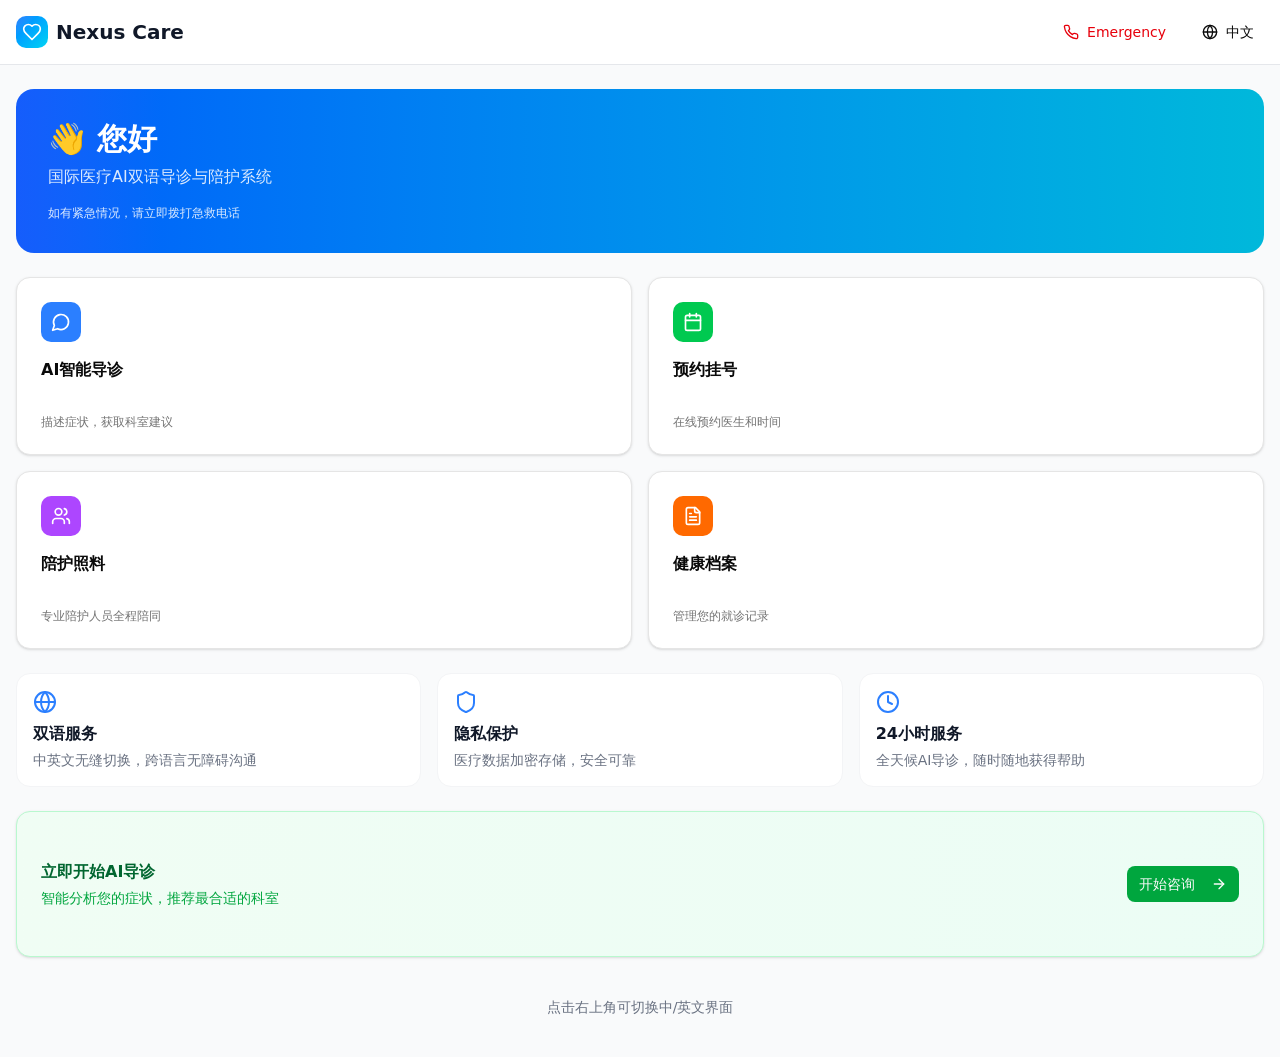
<file: index.html>
<!DOCTYPE html><!--YxKVkJBW4bkv39s5O_lVl--><html data-inspector-line="40" data-inspector-column="4" data-inspector-relative-path="src/app/layout.tsx" lang="en"><head><meta charSet="utf-8"/><meta name="viewport" content="width=device-width, initial-scale=1"/><link rel="stylesheet" href="./_next/static/chunks/c5130d19f561e0cd.css" data-precedence="next"/><link rel="preload" as="script" fetchPriority="low" href="./_next/static/chunks/208c16a37374cebf.js"/><script src="./_next/static/chunks/57fa2ca9516f6b96.js" async=""></script><script src="./_next/static/chunks/5adc9d47b8d40b4c.js" async=""></script><script src="./_next/static/chunks/344b924b9e1eb699.js" async=""></script><script src="./_next/static/chunks/turbopack-50801d2a01830534.js" async=""></script><script src="./_next/static/chunks/961a20556a84c773.js" async=""></script><script src="./_next/static/chunks/c8924eaf1bade8d5.js" async=""></script><script src="./_next/static/chunks/12ac064f071d9217.js" async=""></script><script src="./_next/static/chunks/2aa2f9d4af862c2e.js" async=""></script><script src="./_next/static/chunks/a5ccca8d02f4b6d5.js" async=""></script><script src="./_next/static/chunks/096d7bc7419a0e3d.js" async=""></script><script src="./_next/static/chunks/53aed37c0e94753e.js" async=""></script><script src="./_next/static/chunks/eee8cd6735ee83d4.js" async=""></script><title>Nexus Care | International Medical AI Consultation</title><meta name="description" content="International Medical AI Bilingual Consultation &amp; Companion System - Your trusted healthcare assistant"/><meta name="author" content="Nexus Care Team"/><meta name="keywords" content="medical,healthcare,AI consultation,bilingual,companion care,international hospital,appointment booking"/><meta name="robots" content="index, follow"/><link rel="icon" href="/favicon.ico?favicon.0b3bf435.ico" sizes="256x256" type="image/x-icon"/><link rel="icon" href="/favicon.ico"/><script src="./_next/static/chunks/a6dad97d9634a72d.js" noModule=""></script></head><body data-inspector-line="41" data-inspector-column="6" data-inspector-relative-path="src/app/layout.tsx" class="antialiased"><div hidden=""><!--$--><!--/$--></div><div data-inspector-line="10" data-inspector-column="6" data-inspector-relative-path="src/components/main-layout.tsx" class="min-h-screen bg-gray-50 pb-20 md:pb-0"><header data-inspector-line="12" data-inspector-column="4" data-inspector-relative-path="src/components/header.tsx" class="bg-white border-b border-gray-200 sticky top-0 z-40"><div data-inspector-line="13" data-inspector-column="6" data-inspector-relative-path="src/components/header.tsx" class="container mx-auto px-4"><div data-inspector-line="14" data-inspector-column="8" data-inspector-relative-path="src/components/header.tsx" class="flex items-center justify-between h-14 md:h-16"><div data-inspector-line="16" data-inspector-column="10" data-inspector-relative-path="src/components/header.tsx" class="flex items-center gap-2"><div data-inspector-line="17" data-inspector-column="12" data-inspector-relative-path="src/components/header.tsx" class="w-8 h-8 bg-gradient-to-br from-blue-500 to-cyan-400 rounded-lg flex items-center justify-center"><svg xmlns="http://www.w3.org/2000/svg" width="24" height="24" viewBox="0 0 24 24" fill="none" stroke="currentColor" stroke-width="2" stroke-linecap="round" stroke-linejoin="round" class="lucide lucide-heart w-5 h-5 text-white" data-inspector-line="18" data-inspector-column="14" data-inspector-relative-path="src/components/header.tsx"><path d="M19 14c1.49-1.46 3-3.21 3-5.5A5.5 5.5 0 0 0 16.5 3c-1.76 0-3 .5-4.5 2-1.5-1.5-2.74-2-4.5-2A5.5 5.5 0 0 0 2 8.5c0 2.3 1.5 4.05 3 5.5l7 7Z"></path></svg></div><span data-inspector-line="20" data-inspector-column="12" data-inspector-relative-path="src/components/header.tsx" class="text-lg md:text-xl font-bold text-gray-900">Nexus Care</span></div><div data-inspector-line="26" data-inspector-column="10" data-inspector-relative-path="src/components/header.tsx" class="flex items-center gap-2 md:gap-4"><button data-inspector-line="28" data-inspector-column="12" data-inspector-relative-path="src/components/header.tsx" data-slot="button" data-variant="ghost" data-size="sm" class="items-center justify-center whitespace-nowrap text-sm font-medium transition-all disabled:pointer-events-none disabled:opacity-50 [&amp;_svg]:pointer-events-none [&amp;_svg:not([class*=&#x27;size-&#x27;])]:size-4 shrink-0 [&amp;_svg]:shrink-0 outline-none focus-visible:border-ring focus-visible:ring-ring/50 focus-visible:ring-[3px] aria-invalid:ring-destructive/20 dark:aria-invalid:ring-destructive/40 aria-invalid:border-destructive hover:bg-accent hover:text-accent-foreground dark:hover:bg-accent/50 h-8 rounded-md px-3 has-[&gt;svg]:px-2.5 hidden md:flex gap-2 text-red-600"><svg xmlns="http://www.w3.org/2000/svg" width="24" height="24" viewBox="0 0 24 24" fill="none" stroke="currentColor" stroke-width="2" stroke-linecap="round" stroke-linejoin="round" class="lucide lucide-phone w-4 h-4" data-inspector-line="29" data-inspector-column="14" data-inspector-relative-path="src/components/header.tsx"><path d="M22 16.92v3a2 2 0 0 1-2.18 2 19.79 19.79 0 0 1-8.63-3.07 19.5 19.5 0 0 1-6-6 19.79 19.79 0 0 1-3.07-8.67A2 2 0 0 1 4.11 2h3a2 2 0 0 1 2 1.72 12.84 12.84 0 0 0 .7 2.81 2 2 0 0 1-.45 2.11L8.09 9.91a16 16 0 0 0 6 6l1.27-1.27a2 2 0 0 1 2.11-.45 12.84 12.84 0 0 0 2.81.7A2 2 0 0 1 22 16.92z"></path></svg><span data-inspector-line="30" data-inspector-column="14" data-inspector-relative-path="src/components/header.tsx">Emergency</span></button><button data-inspector-line="19" data-inspector-column="8" data-inspector-relative-path="src/components/language-switcher.tsx" data-slot="dropdown-menu-trigger" data-variant="ghost" data-size="sm" class="inline-flex items-center justify-center whitespace-nowrap text-sm font-medium transition-all disabled:pointer-events-none disabled:opacity-50 [&amp;_svg]:pointer-events-none [&amp;_svg:not([class*=&#x27;size-&#x27;])]:size-4 shrink-0 [&amp;_svg]:shrink-0 outline-none focus-visible:border-ring focus-visible:ring-ring/50 focus-visible:ring-[3px] aria-invalid:ring-destructive/20 dark:aria-invalid:ring-destructive/40 aria-invalid:border-destructive hover:bg-accent hover:text-accent-foreground dark:hover:bg-accent/50 h-8 rounded-md px-3 has-[&gt;svg]:px-2.5 gap-2" type="button" id="radix-_R_adb_" aria-haspopup="menu" aria-expanded="false" data-state="closed"><svg xmlns="http://www.w3.org/2000/svg" width="24" height="24" viewBox="0 0 24 24" fill="none" stroke="currentColor" stroke-width="2" stroke-linecap="round" stroke-linejoin="round" class="lucide lucide-globe w-4 h-4" data-inspector-line="20" data-inspector-column="10" data-inspector-relative-path="src/components/language-switcher.tsx"><circle cx="12" cy="12" r="10"></circle><path d="M12 2a14.5 14.5 0 0 0 0 20 14.5 14.5 0 0 0 0-20"></path><path d="M2 12h20"></path></svg><span data-inspector-line="21" data-inspector-column="10" data-inspector-relative-path="src/components/language-switcher.tsx" class="font-medium">中文</span></button></div></div></div></header><main data-inspector-line="12" data-inspector-column="8" data-inspector-relative-path="src/components/main-layout.tsx" class="container mx-auto px-4 py-4 md:py-6"><div data-inspector-line="77" data-inspector-column="4" data-inspector-relative-path="src/app/page.tsx" class="space-y-6"><div data-inspector-line="79" data-inspector-column="6" data-inspector-relative-path="src/app/page.tsx" class="bg-gradient-to-r from-blue-600 to-cyan-500 rounded-2xl p-6 md:p-8 text-white"><div data-inspector-line="80" data-inspector-column="8" data-inspector-relative-path="src/app/page.tsx" class="flex items-center gap-3 mb-2"><span data-inspector-line="81" data-inspector-column="10" data-inspector-relative-path="src/app/page.tsx" class="text-2xl md:text-3xl">👋</span><h1 data-inspector-line="82" data-inspector-column="10" data-inspector-relative-path="src/app/page.tsx" class="text-2xl md:text-3xl font-bold">您好</h1></div><p data-inspector-line="86" data-inspector-column="8" data-inspector-relative-path="src/app/page.tsx" class="text-blue-100 text-sm md:text-base mb-4">国际医疗AI双语导诊与陪护系统</p><p data-inspector-line="89" data-inspector-column="8" data-inspector-relative-path="src/app/page.tsx" class="text-blue-100 text-xs">如有紧急情况，请立即拨打急救电话</p></div><div data-inspector-line="95" data-inspector-column="6" data-inspector-relative-path="src/app/page.tsx" class="grid grid-cols-2 gap-4"><a data-inspector-line="99" data-inspector-column="12" data-inspector-relative-path="src/app/page.tsx" href="/consultation"><div data-inspector-line="100" data-inspector-column="14" data-inspector-relative-path="src/app/page.tsx" data-slot="card" class="bg-card text-card-foreground flex flex-col gap-6 rounded-xl border py-6 shadow-sm hover:shadow-lg transition-shadow cursor-pointer h-full"><div data-inspector-line="101" data-inspector-column="16" data-inspector-relative-path="src/app/page.tsx" data-slot="card-header" class="@container/card-header grid auto-rows-min grid-rows-[auto_auto] items-start gap-2 px-6 has-data-[slot=card-action]:grid-cols-[1fr_auto] [.border-b]:pb-6 pb-2"><div data-inspector-line="102" data-inspector-column="18" data-inspector-relative-path="src/app/page.tsx" class="w-10 h-10 bg-blue-500 rounded-lg flex items-center justify-center mb-2"><svg xmlns="http://www.w3.org/2000/svg" width="24" height="24" viewBox="0 0 24 24" fill="none" stroke="currentColor" stroke-width="2" stroke-linecap="round" stroke-linejoin="round" class="lucide lucide-message-circle w-5 h-5 text-white" data-inspector-line="103" data-inspector-column="20" data-inspector-relative-path="src/app/page.tsx"><path d="M7.9 20A9 9 0 1 0 4 16.1L2 22Z"></path></svg></div><div data-inspector-line="105" data-inspector-column="18" data-inspector-relative-path="src/app/page.tsx" data-slot="card-title" class="font-semibold text-base">AI智能导诊</div></div><div data-inspector-line="107" data-inspector-column="16" data-inspector-relative-path="src/app/page.tsx" data-slot="card-content" class="px-6"><div data-inspector-line="108" data-inspector-column="18" data-inspector-relative-path="src/app/page.tsx" data-slot="card-description" class="text-muted-foreground text-xs">描述症状，获取科室建议</div></div></div></a><a data-inspector-line="99" data-inspector-column="12" data-inspector-relative-path="src/app/page.tsx" href="/appointment"><div data-inspector-line="100" data-inspector-column="14" data-inspector-relative-path="src/app/page.tsx" data-slot="card" class="bg-card text-card-foreground flex flex-col gap-6 rounded-xl border py-6 shadow-sm hover:shadow-lg transition-shadow cursor-pointer h-full"><div data-inspector-line="101" data-inspector-column="16" data-inspector-relative-path="src/app/page.tsx" data-slot="card-header" class="@container/card-header grid auto-rows-min grid-rows-[auto_auto] items-start gap-2 px-6 has-data-[slot=card-action]:grid-cols-[1fr_auto] [.border-b]:pb-6 pb-2"><div data-inspector-line="102" data-inspector-column="18" data-inspector-relative-path="src/app/page.tsx" class="w-10 h-10 bg-green-500 rounded-lg flex items-center justify-center mb-2"><svg xmlns="http://www.w3.org/2000/svg" width="24" height="24" viewBox="0 0 24 24" fill="none" stroke="currentColor" stroke-width="2" stroke-linecap="round" stroke-linejoin="round" class="lucide lucide-calendar w-5 h-5 text-white" data-inspector-line="103" data-inspector-column="20" data-inspector-relative-path="src/app/page.tsx"><path d="M8 2v4"></path><path d="M16 2v4"></path><rect width="18" height="18" x="3" y="4" rx="2"></rect><path d="M3 10h18"></path></svg></div><div data-inspector-line="105" data-inspector-column="18" data-inspector-relative-path="src/app/page.tsx" data-slot="card-title" class="font-semibold text-base">预约挂号</div></div><div data-inspector-line="107" data-inspector-column="16" data-inspector-relative-path="src/app/page.tsx" data-slot="card-content" class="px-6"><div data-inspector-line="108" data-inspector-column="18" data-inspector-relative-path="src/app/page.tsx" data-slot="card-description" class="text-muted-foreground text-xs">在线预约医生和时间</div></div></div></a><a data-inspector-line="99" data-inspector-column="12" data-inspector-relative-path="src/app/page.tsx" href="/companion"><div data-inspector-line="100" data-inspector-column="14" data-inspector-relative-path="src/app/page.tsx" data-slot="card" class="bg-card text-card-foreground flex flex-col gap-6 rounded-xl border py-6 shadow-sm hover:shadow-lg transition-shadow cursor-pointer h-full"><div data-inspector-line="101" data-inspector-column="16" data-inspector-relative-path="src/app/page.tsx" data-slot="card-header" class="@container/card-header grid auto-rows-min grid-rows-[auto_auto] items-start gap-2 px-6 has-data-[slot=card-action]:grid-cols-[1fr_auto] [.border-b]:pb-6 pb-2"><div data-inspector-line="102" data-inspector-column="18" data-inspector-relative-path="src/app/page.tsx" class="w-10 h-10 bg-purple-500 rounded-lg flex items-center justify-center mb-2"><svg xmlns="http://www.w3.org/2000/svg" width="24" height="24" viewBox="0 0 24 24" fill="none" stroke="currentColor" stroke-width="2" stroke-linecap="round" stroke-linejoin="round" class="lucide lucide-users w-5 h-5 text-white" data-inspector-line="103" data-inspector-column="20" data-inspector-relative-path="src/app/page.tsx"><path d="M16 21v-2a4 4 0 0 0-4-4H6a4 4 0 0 0-4 4v2"></path><circle cx="9" cy="7" r="4"></circle><path d="M22 21v-2a4 4 0 0 0-3-3.87"></path><path d="M16 3.13a4 4 0 0 1 0 7.75"></path></svg></div><div data-inspector-line="105" data-inspector-column="18" data-inspector-relative-path="src/app/page.tsx" data-slot="card-title" class="font-semibold text-base">陪护照料</div></div><div data-inspector-line="107" data-inspector-column="16" data-inspector-relative-path="src/app/page.tsx" data-slot="card-content" class="px-6"><div data-inspector-line="108" data-inspector-column="18" data-inspector-relative-path="src/app/page.tsx" data-slot="card-description" class="text-muted-foreground text-xs">专业陪护人员全程陪同</div></div></div></a><a data-inspector-line="99" data-inspector-column="12" data-inspector-relative-path="src/app/page.tsx" href="/records"><div data-inspector-line="100" data-inspector-column="14" data-inspector-relative-path="src/app/page.tsx" data-slot="card" class="bg-card text-card-foreground flex flex-col gap-6 rounded-xl border py-6 shadow-sm hover:shadow-lg transition-shadow cursor-pointer h-full"><div data-inspector-line="101" data-inspector-column="16" data-inspector-relative-path="src/app/page.tsx" data-slot="card-header" class="@container/card-header grid auto-rows-min grid-rows-[auto_auto] items-start gap-2 px-6 has-data-[slot=card-action]:grid-cols-[1fr_auto] [.border-b]:pb-6 pb-2"><div data-inspector-line="102" data-inspector-column="18" data-inspector-relative-path="src/app/page.tsx" class="w-10 h-10 bg-orange-500 rounded-lg flex items-center justify-center mb-2"><svg xmlns="http://www.w3.org/2000/svg" width="24" height="24" viewBox="0 0 24 24" fill="none" stroke="currentColor" stroke-width="2" stroke-linecap="round" stroke-linejoin="round" class="lucide lucide-file-text w-5 h-5 text-white" data-inspector-line="103" data-inspector-column="20" data-inspector-relative-path="src/app/page.tsx"><path d="M15 2H6a2 2 0 0 0-2 2v16a2 2 0 0 0 2 2h12a2 2 0 0 0 2-2V7Z"></path><path d="M14 2v4a2 2 0 0 0 2 2h4"></path><path d="M10 9H8"></path><path d="M16 13H8"></path><path d="M16 17H8"></path></svg></div><div data-inspector-line="105" data-inspector-column="18" data-inspector-relative-path="src/app/page.tsx" data-slot="card-title" class="font-semibold text-base">健康档案</div></div><div data-inspector-line="107" data-inspector-column="16" data-inspector-relative-path="src/app/page.tsx" data-slot="card-content" class="px-6"><div data-inspector-line="108" data-inspector-column="18" data-inspector-relative-path="src/app/page.tsx" data-slot="card-description" class="text-muted-foreground text-xs">管理您的就诊记录</div></div></div></a></div><div data-inspector-line="119" data-inspector-column="6" data-inspector-relative-path="src/app/page.tsx" class="grid grid-cols-1 md:grid-cols-3 gap-4"><div data-inspector-line="123" data-inspector-column="12" data-inspector-relative-path="src/app/page.tsx" class="bg-white rounded-xl p-4 border border-gray-100"><svg xmlns="http://www.w3.org/2000/svg" width="24" height="24" viewBox="0 0 24 24" fill="none" stroke="currentColor" stroke-width="2" stroke-linecap="round" stroke-linejoin="round" class="lucide lucide-globe w-6 h-6 text-blue-500 mb-2" data-inspector-line="124" data-inspector-column="14" data-inspector-relative-path="src/app/page.tsx"><circle cx="12" cy="12" r="10"></circle><path d="M12 2a14.5 14.5 0 0 0 0 20 14.5 14.5 0 0 0 0-20"></path><path d="M2 12h20"></path></svg><h3 data-inspector-line="125" data-inspector-column="14" data-inspector-relative-path="src/app/page.tsx" class="font-semibold text-gray-900 mb-1">双语服务</h3><p data-inspector-line="126" data-inspector-column="14" data-inspector-relative-path="src/app/page.tsx" class="text-sm text-gray-500">中英文无缝切换，跨语言无障碍沟通</p></div><div data-inspector-line="123" data-inspector-column="12" data-inspector-relative-path="src/app/page.tsx" class="bg-white rounded-xl p-4 border border-gray-100"><svg xmlns="http://www.w3.org/2000/svg" width="24" height="24" viewBox="0 0 24 24" fill="none" stroke="currentColor" stroke-width="2" stroke-linecap="round" stroke-linejoin="round" class="lucide lucide-shield w-6 h-6 text-blue-500 mb-2" data-inspector-line="124" data-inspector-column="14" data-inspector-relative-path="src/app/page.tsx"><path d="M20 13c0 5-3.5 7.5-7.66 8.95a1 1 0 0 1-.67-.01C7.5 20.5 4 18 4 13V6a1 1 0 0 1 1-1c2 0 4.5-1.2 6.24-2.72a1.17 1.17 0 0 1 1.52 0C14.51 3.81 17 5 19 5a1 1 0 0 1 1 1z"></path></svg><h3 data-inspector-line="125" data-inspector-column="14" data-inspector-relative-path="src/app/page.tsx" class="font-semibold text-gray-900 mb-1">隐私保护</h3><p data-inspector-line="126" data-inspector-column="14" data-inspector-relative-path="src/app/page.tsx" class="text-sm text-gray-500">医疗数据加密存储，安全可靠</p></div><div data-inspector-line="123" data-inspector-column="12" data-inspector-relative-path="src/app/page.tsx" class="bg-white rounded-xl p-4 border border-gray-100"><svg xmlns="http://www.w3.org/2000/svg" width="24" height="24" viewBox="0 0 24 24" fill="none" stroke="currentColor" stroke-width="2" stroke-linecap="round" stroke-linejoin="round" class="lucide lucide-clock w-6 h-6 text-blue-500 mb-2" data-inspector-line="124" data-inspector-column="14" data-inspector-relative-path="src/app/page.tsx"><circle cx="12" cy="12" r="10"></circle><polyline points="12 6 12 12 16 14"></polyline></svg><h3 data-inspector-line="125" data-inspector-column="14" data-inspector-relative-path="src/app/page.tsx" class="font-semibold text-gray-900 mb-1">24小时服务</h3><p data-inspector-line="126" data-inspector-column="14" data-inspector-relative-path="src/app/page.tsx" class="text-sm text-gray-500">全天候AI导诊，随时随地获得帮助</p></div></div><div data-inspector-line="133" data-inspector-column="6" data-inspector-relative-path="src/app/page.tsx" data-slot="card" class="bg-card text-card-foreground flex flex-col gap-6 rounded-xl border py-6 shadow-sm bg-gradient-to-r from-green-50 to-emerald-50 border-green-200"><div data-inspector-line="134" data-inspector-column="8" data-inspector-relative-path="src/app/page.tsx" data-slot="card-content" class="flex items-center justify-between p-4 md:p-6"><div data-inspector-line="135" data-inspector-column="10" data-inspector-relative-path="src/app/page.tsx"><h3 data-inspector-line="136" data-inspector-column="12" data-inspector-relative-path="src/app/page.tsx" class="font-semibold text-green-800 mb-1">立即开始AI导诊</h3><p data-inspector-line="139" data-inspector-column="12" data-inspector-relative-path="src/app/page.tsx" class="text-sm text-green-600">智能分析您的症状，推荐最合适的科室</p></div><a data-inspector-line="145" data-inspector-column="10" data-inspector-relative-path="src/app/page.tsx" href="/consultation"><button data-inspector-line="146" data-inspector-column="12" data-inspector-relative-path="src/app/page.tsx" data-slot="button" data-variant="default" data-size="default" class="inline-flex items-center justify-center gap-2 whitespace-nowrap rounded-md text-sm font-medium transition-all disabled:pointer-events-none disabled:opacity-50 [&amp;_svg]:pointer-events-none [&amp;_svg:not([class*=&#x27;size-&#x27;])]:size-4 shrink-0 [&amp;_svg]:shrink-0 outline-none focus-visible:border-ring focus-visible:ring-ring/50 focus-visible:ring-[3px] aria-invalid:ring-destructive/20 dark:aria-invalid:ring-destructive/40 aria-invalid:border-destructive text-primary-foreground h-9 px-4 py-2 has-[&gt;svg]:px-3 bg-green-600 hover:bg-green-700"><span data-inspector-line="147" data-inspector-column="14" data-inspector-relative-path="src/app/page.tsx" class="hidden md:inline mr-2">开始咨询</span><svg xmlns="http://www.w3.org/2000/svg" width="24" height="24" viewBox="0 0 24 24" fill="none" stroke="currentColor" stroke-width="2" stroke-linecap="round" stroke-linejoin="round" class="lucide lucide-arrow-right w-4 h-4" data-inspector-line="148" data-inspector-column="14" data-inspector-relative-path="src/app/page.tsx"><path d="M5 12h14"></path><path d="m12 5 7 7-7 7"></path></svg></button></a></div></div><div data-inspector-line="155" data-inspector-column="6" data-inspector-relative-path="src/app/page.tsx" class="text-center text-sm text-gray-500 py-4">点击右上角可切换中/英文界面</div></div><!--$--><!--/$--></main><nav data-inspector-line="23" data-inspector-column="4" data-inspector-relative-path="src/components/bottom-nav.tsx" class="fixed bottom-0 left-0 right-0 z-50 bg-white border-t border-gray-200 md:hidden"><div data-inspector-line="24" data-inspector-column="6" data-inspector-relative-path="src/components/bottom-nav.tsx" class="flex justify-around items-center h-16 px-2"><a data-inspector-line="30" data-inspector-column="12" data-inspector-relative-path="src/components/bottom-nav.tsx" class="flex flex-col items-center justify-center flex-1 h-full transition-colors text-blue-600" href="/"><svg xmlns="http://www.w3.org/2000/svg" width="24" height="24" viewBox="0 0 24 24" fill="none" stroke="currentColor" stroke-width="2" stroke-linecap="round" stroke-linejoin="round" class="lucide lucide-house w-5 h-5" data-inspector-line="40" data-inspector-column="14" data-inspector-relative-path="src/components/bottom-nav.tsx"><path d="M15 21v-8a1 1 0 0 0-1-1h-4a1 1 0 0 0-1 1v8"></path><path d="M3 10a2 2 0 0 1 .709-1.528l7-5.999a2 2 0 0 1 2.582 0l7 5.999A2 2 0 0 1 21 10v9a2 2 0 0 1-2 2H5a2 2 0 0 1-2-2z"></path></svg><span data-inspector-line="41" data-inspector-column="14" data-inspector-relative-path="src/components/bottom-nav.tsx" class="text-xs mt-1 truncate max-w-full">首页</span></a><a data-inspector-line="30" data-inspector-column="12" data-inspector-relative-path="src/components/bottom-nav.tsx" class="flex flex-col items-center justify-center flex-1 h-full transition-colors text-gray-500 hover:text-gray-700" href="/consultation"><svg xmlns="http://www.w3.org/2000/svg" width="24" height="24" viewBox="0 0 24 24" fill="none" stroke="currentColor" stroke-width="2" stroke-linecap="round" stroke-linejoin="round" class="lucide lucide-message-circle w-5 h-5" data-inspector-line="40" data-inspector-column="14" data-inspector-relative-path="src/components/bottom-nav.tsx"><path d="M7.9 20A9 9 0 1 0 4 16.1L2 22Z"></path></svg><span data-inspector-line="41" data-inspector-column="14" data-inspector-relative-path="src/components/bottom-nav.tsx" class="text-xs mt-1 truncate max-w-full">AI导诊</span></a><a data-inspector-line="30" data-inspector-column="12" data-inspector-relative-path="src/components/bottom-nav.tsx" class="flex flex-col items-center justify-center flex-1 h-full transition-colors text-gray-500 hover:text-gray-700" href="/appointment"><svg xmlns="http://www.w3.org/2000/svg" width="24" height="24" viewBox="0 0 24 24" fill="none" stroke="currentColor" stroke-width="2" stroke-linecap="round" stroke-linejoin="round" class="lucide lucide-calendar w-5 h-5" data-inspector-line="40" data-inspector-column="14" data-inspector-relative-path="src/components/bottom-nav.tsx"><path d="M8 2v4"></path><path d="M16 2v4"></path><rect width="18" height="18" x="3" y="4" rx="2"></rect><path d="M3 10h18"></path></svg><span data-inspector-line="41" data-inspector-column="14" data-inspector-relative-path="src/components/bottom-nav.tsx" class="text-xs mt-1 truncate max-w-full">预约挂号</span></a><a data-inspector-line="30" data-inspector-column="12" data-inspector-relative-path="src/components/bottom-nav.tsx" class="flex flex-col items-center justify-center flex-1 h-full transition-colors text-gray-500 hover:text-gray-700" href="/companion"><svg xmlns="http://www.w3.org/2000/svg" width="24" height="24" viewBox="0 0 24 24" fill="none" stroke="currentColor" stroke-width="2" stroke-linecap="round" stroke-linejoin="round" class="lucide lucide-users w-5 h-5" data-inspector-line="40" data-inspector-column="14" data-inspector-relative-path="src/components/bottom-nav.tsx"><path d="M16 21v-2a4 4 0 0 0-4-4H6a4 4 0 0 0-4 4v2"></path><circle cx="9" cy="7" r="4"></circle><path d="M22 21v-2a4 4 0 0 0-3-3.87"></path><path d="M16 3.13a4 4 0 0 1 0 7.75"></path></svg><span data-inspector-line="41" data-inspector-column="14" data-inspector-relative-path="src/components/bottom-nav.tsx" class="text-xs mt-1 truncate max-w-full">陪护照料</span></a><a data-inspector-line="30" data-inspector-column="12" data-inspector-relative-path="src/components/bottom-nav.tsx" class="flex flex-col items-center justify-center flex-1 h-full transition-colors text-gray-500 hover:text-gray-700" href="/records"><svg xmlns="http://www.w3.org/2000/svg" width="24" height="24" viewBox="0 0 24 24" fill="none" stroke="currentColor" stroke-width="2" stroke-linecap="round" stroke-linejoin="round" class="lucide lucide-file-text w-5 h-5" data-inspector-line="40" data-inspector-column="14" data-inspector-relative-path="src/components/bottom-nav.tsx"><path d="M15 2H6a2 2 0 0 0-2 2v16a2 2 0 0 0 2 2h12a2 2 0 0 0 2-2V7Z"></path><path d="M14 2v4a2 2 0 0 0 2 2h4"></path><path d="M10 9H8"></path><path d="M16 13H8"></path><path d="M16 17H8"></path></svg><span data-inspector-line="41" data-inspector-column="14" data-inspector-relative-path="src/components/bottom-nav.tsx" class="text-xs mt-1 truncate max-w-full">健康档案</span></a><a data-inspector-line="30" data-inspector-column="12" data-inspector-relative-path="src/components/bottom-nav.tsx" class="flex flex-col items-center justify-center flex-1 h-full transition-colors text-gray-500 hover:text-gray-700" href="/profile"><svg xmlns="http://www.w3.org/2000/svg" width="24" height="24" viewBox="0 0 24 24" fill="none" stroke="currentColor" stroke-width="2" stroke-linecap="round" stroke-linejoin="round" class="lucide lucide-user w-5 h-5" data-inspector-line="40" data-inspector-column="14" data-inspector-relative-path="src/components/bottom-nav.tsx"><path d="M19 21v-2a4 4 0 0 0-4-4H9a4 4 0 0 0-4 4v2"></path><circle cx="12" cy="7" r="4"></circle></svg><span data-inspector-line="41" data-inspector-column="14" data-inspector-relative-path="src/components/bottom-nav.tsx" class="text-xs mt-1 truncate max-w-full">个人中心</span></a></div></nav></div><script src="./_next/static/chunks/208c16a37374cebf.js" id="_R_" async=""></script><script>(self.__next_f=self.__next_f||[]).push([0])</script><script>self.__next_f.push([1,"1:\"$Sreact.fragment\"\n2:I[20125,[\"./_next/static/chunks/961a20556a84c773.js\",\"./_next/static/chunks/c8924eaf1bade8d5.js\",\"./_next/static/chunks/12ac064f071d9217.js\",\"./_next/static/chunks/2aa2f9d4af862c2e.js\",\"./_next/static/chunks/a5ccca8d02f4b6d5.js\"],\"Inspector\"]\n3:I[1262,[\"./_next/static/chunks/961a20556a84c773.js\",\"./_next/static/chunks/c8924eaf1bade8d5.js\",\"./_next/static/chunks/12ac064f071d9217.js\",\"./_next/static/chunks/2aa2f9d4af862c2e.js\",\"./_next/static/chunks/a5ccca8d02f4b6d5.js\"],\"MainLayout\"]\n4:I[20365,[\"./_next/static/chunks/096d7bc7419a0e3d.js\",\"./_next/static/chunks/53aed37c0e94753e.js\"],\"default\"]\n5:I[52526,[\"./_next/static/chunks/096d7bc7419a0e3d.js\",\"./_next/static/chunks/53aed37c0e94753e.js\"],\"default\"]\n6:I[5839,[\"./_next/static/chunks/096d7bc7419a0e3d.js\",\"./_next/static/chunks/53aed37c0e94753e.js\"],\"ClientPageRoot\"]\n7:I[72582,[\"./_next/static/chunks/961a20556a84c773.js\",\"./_next/static/chunks/c8924eaf1bade8d5.js\",\"./_next/static/chunks/12ac064f071d9217.js\",\"./_next/static/chunks/2aa2f9d4af862c2e.js\",\"./_next/static/chunks/a5ccca8d02f4b6d5.js\",\"./_next/static/chunks/eee8cd6735ee83d4.js\"],\"default\"]\na:I[96118,[\"./_next/static/chunks/096d7bc7419a0e3d.js\",\"./_next/static/chunks/53aed37c0e94753e.js\"],\"OutletBoundary\"]\nb:\"$Sreact.suspense\"\nd:I[96118,[\"./_next/static/chunks/096d7bc7419a0e3d.js\",\"./_next/static/chunks/53aed37c0e94753e.js\"],\"ViewportBoundary\"]\nf:I[96118,[\"./_next/static/chunks/096d7bc7419a0e3d.js\",\"./_next/static/chunks/53aed37c0e94753e.js\"],\"MetadataBoundary\"]\n11:I[67833,[],\"default\"]\n:HL[\"./_next/static/chunks/c5130d19f561e0cd.css\",\"style\"]\n"])</script><script>self.__next_f.push([1,"0:{\"P\":null,\"b\":\"YxKVkJBW4bkv39s5O_lVl\",\"c\":[\"\",\"\"],\"q\":\"\",\"i\":false,\"f\":[[[\"\",{\"children\":[\"__PAGE__\",{}]},\"$undefined\",\"$undefined\",true],[[\"$\",\"$1\",\"c\",{\"children\":[[[\"$\",\"link\",\"0\",{\"rel\":\"stylesheet\",\"href\":\"./_next/static/chunks/c5130d19f561e0cd.css\",\"precedence\":\"next\",\"crossOrigin\":\"$undefined\",\"nonce\":\"$undefined\"}],[\"$\",\"script\",\"script-0\",{\"src\":\"./_next/static/chunks/961a20556a84c773.js\",\"async\":true,\"nonce\":\"$undefined\"}],[\"$\",\"script\",\"script-1\",{\"src\":\"./_next/static/chunks/c8924eaf1bade8d5.js\",\"async\":true,\"nonce\":\"$undefined\"}],[\"$\",\"script\",\"script-2\",{\"src\":\"./_next/static/chunks/12ac064f071d9217.js\",\"async\":true,\"nonce\":\"$undefined\"}],[\"$\",\"script\",\"script-3\",{\"src\":\"./_next/static/chunks/2aa2f9d4af862c2e.js\",\"async\":true,\"nonce\":\"$undefined\"}],[\"$\",\"script\",\"script-4\",{\"src\":\"./_next/static/chunks/a5ccca8d02f4b6d5.js\",\"async\":true,\"nonce\":\"$undefined\"}]],[\"$\",\"html\",null,{\"data-inspector-line\":\"40\",\"data-inspector-column\":\"4\",\"data-inspector-relative-path\":\"src/app/layout.tsx\",\"lang\":\"en\",\"children\":[\"$\",\"body\",null,{\"data-inspector-line\":\"41\",\"data-inspector-column\":\"6\",\"data-inspector-relative-path\":\"src/app/layout.tsx\",\"className\":\"antialiased\",\"children\":[[\"$\",\"$L2\",null,{\"data-inspector-line\":\"42\",\"data-inspector-column\":\"18\",\"data-inspector-relative-path\":\"src/app/layout.tsx\"}],[\"$\",\"$L3\",null,{\"data-inspector-line\":\"43\",\"data-inspector-column\":\"8\",\"data-inspector-relative-path\":\"src/app/layout.tsx\",\"children\":[\"$\",\"$L4\",null,{\"parallelRouterKey\":\"children\",\"error\":\"$undefined\",\"errorStyles\":\"$undefined\",\"errorScripts\":\"$undefined\",\"template\":[\"$\",\"$L5\",null,{}],\"templateStyles\":\"$undefined\",\"templateScripts\":\"$undefined\",\"notFound\":[[[\"$\",\"title\",null,{\"children\":\"404: This page could not be found.\"}],[\"$\",\"div\",null,{\"style\":{\"fontFamily\":\"system-ui,\\\"Segoe UI\\\",Roboto,Helvetica,Arial,sans-serif,\\\"Apple Color Emoji\\\",\\\"Segoe UI Emoji\\\"\",\"height\":\"100vh\",\"textAlign\":\"center\",\"display\":\"flex\",\"flexDirection\":\"column\",\"alignItems\":\"center\",\"justifyContent\":\"center\"},\"children\":[\"$\",\"div\",null,{\"children\":[[\"$\",\"style\",null,{\"dangerouslySetInnerHTML\":{\"__html\":\"body{color:#000;background:#fff;margin:0}.next-error-h1{border-right:1px solid rgba(0,0,0,.3)}@media (prefers-color-scheme:dark){body{color:#fff;background:#000}.next-error-h1{border-right:1px solid rgba(255,255,255,.3)}}\"}}],[\"$\",\"h1\",null,{\"className\":\"next-error-h1\",\"style\":{\"display\":\"inline-block\",\"margin\":\"0 20px 0 0\",\"padding\":\"0 23px 0 0\",\"fontSize\":24,\"fontWeight\":500,\"verticalAlign\":\"top\",\"lineHeight\":\"49px\"},\"children\":404}],[\"$\",\"div\",null,{\"style\":{\"display\":\"inline-block\"},\"children\":[\"$\",\"h2\",null,{\"style\":{\"fontSize\":14,\"fontWeight\":400,\"lineHeight\":\"49px\",\"margin\":0},\"children\":\"This page could not be found.\"}]}]]}]}]],[]],\"forbidden\":\"$undefined\",\"unauthorized\":\"$undefined\"}]}]]}]}]]}],{\"children\":[[\"$\",\"$1\",\"c\",{\"children\":[[\"$\",\"$L6\",null,{\"Component\":\"$7\",\"serverProvidedParams\":{\"searchParams\":{},\"params\":{},\"promises\":[\"$@8\",\"$@9\"]}}],[[\"$\",\"script\",\"script-0\",{\"src\":\"./_next/static/chunks/eee8cd6735ee83d4.js\",\"async\":true,\"nonce\":\"$undefined\"}]],[\"$\",\"$La\",null,{\"children\":[\"$\",\"$b\",null,{\"name\":\"Next.MetadataOutlet\",\"children\":\"$@c\"}]}]]}],{},null,false,false]},null,false,false],[\"$\",\"$1\",\"h\",{\"children\":[null,[\"$\",\"$Ld\",null,{\"children\":\"$Le\"}],[\"$\",\"div\",null,{\"hidden\":true,\"children\":[\"$\",\"$Lf\",null,{\"children\":[\"$\",\"$b\",null,{\"name\":\"Next.Metadata\",\"children\":\"$L10\"}]}]}],null]}],false]],\"m\":\"$undefined\",\"G\":[\"$11\",[]],\"S\":true}\n"])</script><script>self.__next_f.push([1,"8:{}\n9:\"$0:f:0:1:1:children:0:props:children:0:props:serverProvidedParams:params\"\n"])</script><script>self.__next_f.push([1,"e:[[\"$\",\"meta\",\"0\",{\"charSet\":\"utf-8\"}],[\"$\",\"meta\",\"1\",{\"name\":\"viewport\",\"content\":\"width=device-width, initial-scale=1\"}]]\n"])</script><script>self.__next_f.push([1,"12:I[31228,[\"./_next/static/chunks/096d7bc7419a0e3d.js\",\"./_next/static/chunks/53aed37c0e94753e.js\"],\"IconMark\"]\nc:null\n10:[[\"$\",\"title\",\"0\",{\"children\":\"Nexus Care | International Medical AI Consultation\"}],[\"$\",\"meta\",\"1\",{\"name\":\"description\",\"content\":\"International Medical AI Bilingual Consultation \u0026 Companion System - Your trusted healthcare assistant\"}],[\"$\",\"meta\",\"2\",{\"name\":\"author\",\"content\":\"Nexus Care Team\"}],[\"$\",\"meta\",\"3\",{\"name\":\"keywords\",\"content\":\"medical,healthcare,AI consultation,bilingual,companion care,international hospital,appointment booking\"}],[\"$\",\"meta\",\"4\",{\"name\":\"robots\",\"content\":\"index, follow\"}],[\"$\",\"link\",\"5\",{\"rel\":\"icon\",\"href\":\"/favicon.ico?favicon.0b3bf435.ico\",\"sizes\":\"256x256\",\"type\":\"image/x-icon\"}],[\"$\",\"link\",\"6\",{\"rel\":\"icon\",\"href\":\"/favicon.ico\"}],[\"$\",\"$L12\",\"7\",{}]]\n"])</script></body></html>
</file>
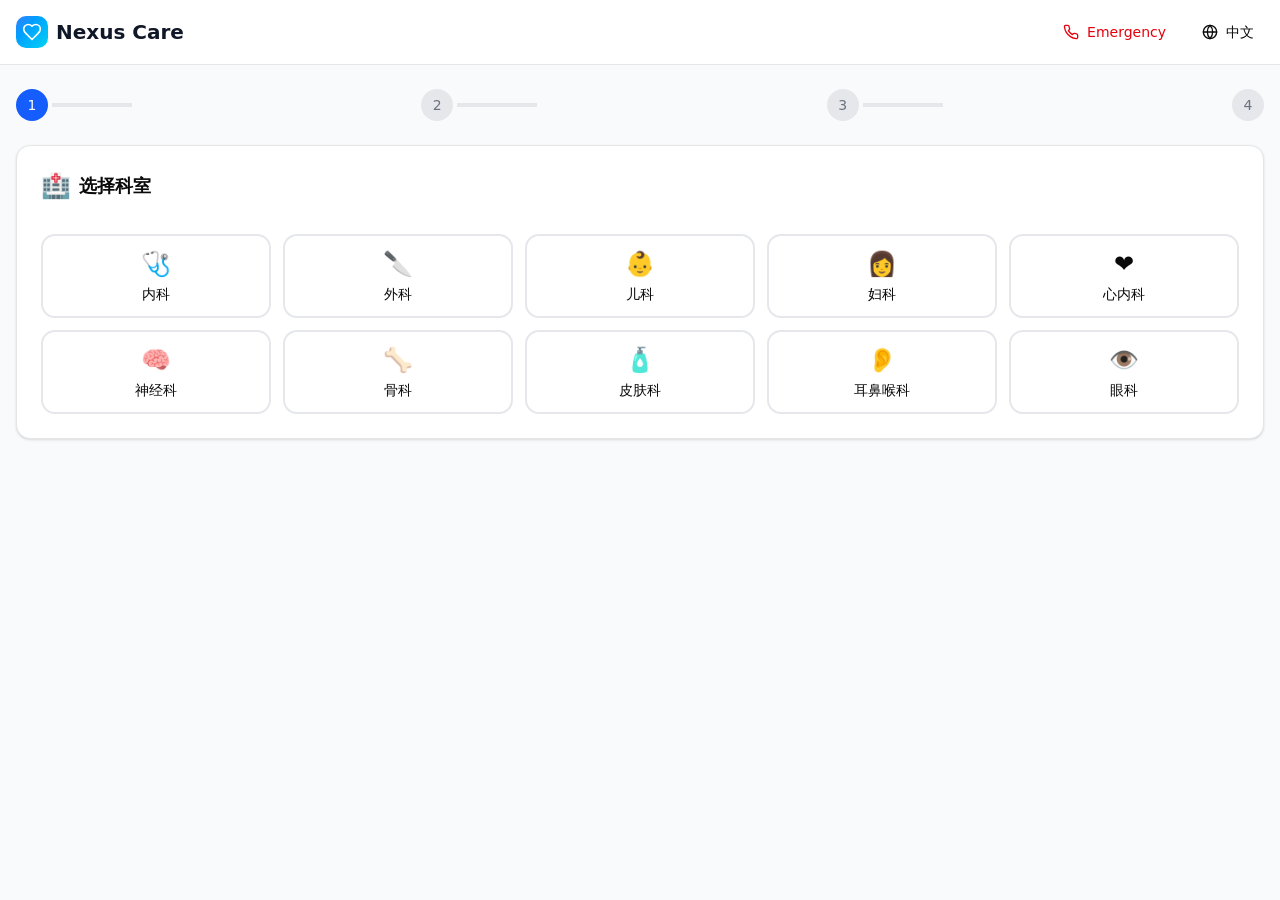
<file: appointment.html>
<!DOCTYPE html><!--YxKVkJBW4bkv39s5O_lVl--><html data-inspector-line="40" data-inspector-column="4" data-inspector-relative-path="src/app/layout.tsx" lang="en"><head><meta charSet="utf-8"/><meta name="viewport" content="width=device-width, initial-scale=1"/><link rel="stylesheet" href="./_next/static/chunks/c5130d19f561e0cd.css" data-precedence="next"/><link rel="preload" as="script" fetchPriority="low" href="./_next/static/chunks/208c16a37374cebf.js"/><script src="./_next/static/chunks/57fa2ca9516f6b96.js" async=""></script><script src="./_next/static/chunks/5adc9d47b8d40b4c.js" async=""></script><script src="./_next/static/chunks/344b924b9e1eb699.js" async=""></script><script src="./_next/static/chunks/turbopack-50801d2a01830534.js" async=""></script><script src="./_next/static/chunks/961a20556a84c773.js" async=""></script><script src="./_next/static/chunks/c8924eaf1bade8d5.js" async=""></script><script src="./_next/static/chunks/12ac064f071d9217.js" async=""></script><script src="./_next/static/chunks/2aa2f9d4af862c2e.js" async=""></script><script src="./_next/static/chunks/a5ccca8d02f4b6d5.js" async=""></script><script src="./_next/static/chunks/096d7bc7419a0e3d.js" async=""></script><script src="./_next/static/chunks/53aed37c0e94753e.js" async=""></script><script src="./_next/static/chunks/1d7289d2f7d2372b.js" async=""></script><script src="./_next/static/chunks/f03c66cf9818ef37.js" async=""></script><title>Nexus Care | International Medical AI Consultation</title><meta name="description" content="International Medical AI Bilingual Consultation &amp; Companion System - Your trusted healthcare assistant"/><meta name="author" content="Nexus Care Team"/><meta name="keywords" content="medical,healthcare,AI consultation,bilingual,companion care,international hospital,appointment booking"/><meta name="robots" content="index, follow"/><link rel="icon" href="/favicon.ico?favicon.0b3bf435.ico" sizes="256x256" type="image/x-icon"/><link rel="icon" href="/favicon.ico"/><script src="./_next/static/chunks/a6dad97d9634a72d.js" noModule=""></script></head><body data-inspector-line="41" data-inspector-column="6" data-inspector-relative-path="src/app/layout.tsx" class="antialiased"><div hidden=""><!--$--><!--/$--></div><div data-inspector-line="10" data-inspector-column="6" data-inspector-relative-path="src/components/main-layout.tsx" class="min-h-screen bg-gray-50 pb-20 md:pb-0"><header data-inspector-line="12" data-inspector-column="4" data-inspector-relative-path="src/components/header.tsx" class="bg-white border-b border-gray-200 sticky top-0 z-40"><div data-inspector-line="13" data-inspector-column="6" data-inspector-relative-path="src/components/header.tsx" class="container mx-auto px-4"><div data-inspector-line="14" data-inspector-column="8" data-inspector-relative-path="src/components/header.tsx" class="flex items-center justify-between h-14 md:h-16"><div data-inspector-line="16" data-inspector-column="10" data-inspector-relative-path="src/components/header.tsx" class="flex items-center gap-2"><div data-inspector-line="17" data-inspector-column="12" data-inspector-relative-path="src/components/header.tsx" class="w-8 h-8 bg-gradient-to-br from-blue-500 to-cyan-400 rounded-lg flex items-center justify-center"><svg xmlns="http://www.w3.org/2000/svg" width="24" height="24" viewBox="0 0 24 24" fill="none" stroke="currentColor" stroke-width="2" stroke-linecap="round" stroke-linejoin="round" class="lucide lucide-heart w-5 h-5 text-white" data-inspector-line="18" data-inspector-column="14" data-inspector-relative-path="src/components/header.tsx"><path d="M19 14c1.49-1.46 3-3.21 3-5.5A5.5 5.5 0 0 0 16.5 3c-1.76 0-3 .5-4.5 2-1.5-1.5-2.74-2-4.5-2A5.5 5.5 0 0 0 2 8.5c0 2.3 1.5 4.05 3 5.5l7 7Z"></path></svg></div><span data-inspector-line="20" data-inspector-column="12" data-inspector-relative-path="src/components/header.tsx" class="text-lg md:text-xl font-bold text-gray-900">Nexus Care</span></div><div data-inspector-line="26" data-inspector-column="10" data-inspector-relative-path="src/components/header.tsx" class="flex items-center gap-2 md:gap-4"><button data-inspector-line="28" data-inspector-column="12" data-inspector-relative-path="src/components/header.tsx" data-slot="button" data-variant="ghost" data-size="sm" class="items-center justify-center whitespace-nowrap text-sm font-medium transition-all disabled:pointer-events-none disabled:opacity-50 [&amp;_svg]:pointer-events-none [&amp;_svg:not([class*=&#x27;size-&#x27;])]:size-4 shrink-0 [&amp;_svg]:shrink-0 outline-none focus-visible:border-ring focus-visible:ring-ring/50 focus-visible:ring-[3px] aria-invalid:ring-destructive/20 dark:aria-invalid:ring-destructive/40 aria-invalid:border-destructive hover:bg-accent hover:text-accent-foreground dark:hover:bg-accent/50 h-8 rounded-md px-3 has-[&gt;svg]:px-2.5 hidden md:flex gap-2 text-red-600"><svg xmlns="http://www.w3.org/2000/svg" width="24" height="24" viewBox="0 0 24 24" fill="none" stroke="currentColor" stroke-width="2" stroke-linecap="round" stroke-linejoin="round" class="lucide lucide-phone w-4 h-4" data-inspector-line="29" data-inspector-column="14" data-inspector-relative-path="src/components/header.tsx"><path d="M22 16.92v3a2 2 0 0 1-2.18 2 19.79 19.79 0 0 1-8.63-3.07 19.5 19.5 0 0 1-6-6 19.79 19.79 0 0 1-3.07-8.67A2 2 0 0 1 4.11 2h3a2 2 0 0 1 2 1.72 12.84 12.84 0 0 0 .7 2.81 2 2 0 0 1-.45 2.11L8.09 9.91a16 16 0 0 0 6 6l1.27-1.27a2 2 0 0 1 2.11-.45 12.84 12.84 0 0 0 2.81.7A2 2 0 0 1 22 16.92z"></path></svg><span data-inspector-line="30" data-inspector-column="14" data-inspector-relative-path="src/components/header.tsx">Emergency</span></button><button data-inspector-line="19" data-inspector-column="8" data-inspector-relative-path="src/components/language-switcher.tsx" data-slot="dropdown-menu-trigger" data-variant="ghost" data-size="sm" class="inline-flex items-center justify-center whitespace-nowrap text-sm font-medium transition-all disabled:pointer-events-none disabled:opacity-50 [&amp;_svg]:pointer-events-none [&amp;_svg:not([class*=&#x27;size-&#x27;])]:size-4 shrink-0 [&amp;_svg]:shrink-0 outline-none focus-visible:border-ring focus-visible:ring-ring/50 focus-visible:ring-[3px] aria-invalid:ring-destructive/20 dark:aria-invalid:ring-destructive/40 aria-invalid:border-destructive hover:bg-accent hover:text-accent-foreground dark:hover:bg-accent/50 h-8 rounded-md px-3 has-[&gt;svg]:px-2.5 gap-2" type="button" id="radix-_R_adb_" aria-haspopup="menu" aria-expanded="false" data-state="closed"><svg xmlns="http://www.w3.org/2000/svg" width="24" height="24" viewBox="0 0 24 24" fill="none" stroke="currentColor" stroke-width="2" stroke-linecap="round" stroke-linejoin="round" class="lucide lucide-globe w-4 h-4" data-inspector-line="20" data-inspector-column="10" data-inspector-relative-path="src/components/language-switcher.tsx"><circle cx="12" cy="12" r="10"></circle><path d="M12 2a14.5 14.5 0 0 0 0 20 14.5 14.5 0 0 0 0-20"></path><path d="M2 12h20"></path></svg><span data-inspector-line="21" data-inspector-column="10" data-inspector-relative-path="src/components/language-switcher.tsx" class="font-medium">中文</span></button></div></div></div></header><main data-inspector-line="12" data-inspector-column="8" data-inspector-relative-path="src/components/main-layout.tsx" class="container mx-auto px-4 py-4 md:py-6"><div data-inspector-line="136" data-inspector-column="4" data-inspector-relative-path="src/app/appointment/page.tsx" class="space-y-4"><div data-inspector-line="138" data-inspector-column="6" data-inspector-relative-path="src/app/appointment/page.tsx" class="flex items-center justify-between mb-6"><div data-inspector-line="140" data-inspector-column="10" data-inspector-relative-path="src/app/appointment/page.tsx" class="flex items-center"><div data-inspector-line="141" data-inspector-column="12" data-inspector-relative-path="src/app/appointment/page.tsx" class="w-8 h-8 rounded-full flex items-center justify-center text-sm font-medium bg-blue-600 text-white">1</div><div data-inspector-line="151" data-inspector-column="14" data-inspector-relative-path="src/app/appointment/page.tsx" class="w-12 md:w-20 h-1 mx-1 bg-gray-200"></div></div><div data-inspector-line="140" data-inspector-column="10" data-inspector-relative-path="src/app/appointment/page.tsx" class="flex items-center"><div data-inspector-line="141" data-inspector-column="12" data-inspector-relative-path="src/app/appointment/page.tsx" class="w-8 h-8 rounded-full flex items-center justify-center text-sm font-medium bg-gray-200 text-gray-500">2</div><div data-inspector-line="151" data-inspector-column="14" data-inspector-relative-path="src/app/appointment/page.tsx" class="w-12 md:w-20 h-1 mx-1 bg-gray-200"></div></div><div data-inspector-line="140" data-inspector-column="10" data-inspector-relative-path="src/app/appointment/page.tsx" class="flex items-center"><div data-inspector-line="141" data-inspector-column="12" data-inspector-relative-path="src/app/appointment/page.tsx" class="w-8 h-8 rounded-full flex items-center justify-center text-sm font-medium bg-gray-200 text-gray-500">3</div><div data-inspector-line="151" data-inspector-column="14" data-inspector-relative-path="src/app/appointment/page.tsx" class="w-12 md:w-20 h-1 mx-1 bg-gray-200"></div></div><div data-inspector-line="140" data-inspector-column="10" data-inspector-relative-path="src/app/appointment/page.tsx" class="flex items-center"><div data-inspector-line="141" data-inspector-column="12" data-inspector-relative-path="src/app/appointment/page.tsx" class="w-8 h-8 rounded-full flex items-center justify-center text-sm font-medium bg-gray-200 text-gray-500">4</div></div></div><div data-inspector-line="163" data-inspector-column="8" data-inspector-relative-path="src/app/appointment/page.tsx" data-slot="card" class="bg-card text-card-foreground flex flex-col gap-6 rounded-xl border py-6 shadow-sm"><div data-inspector-line="164" data-inspector-column="10" data-inspector-relative-path="src/app/appointment/page.tsx" data-slot="card-header" class="@container/card-header grid auto-rows-min grid-rows-[auto_auto] items-start gap-2 px-6 has-data-[slot=card-action]:grid-cols-[1fr_auto] [.border-b]:pb-6"><div data-inspector-line="165" data-inspector-column="12" data-inspector-relative-path="src/app/appointment/page.tsx" data-slot="card-title" class="font-semibold text-lg flex items-center gap-2"><span data-inspector-line="166" data-inspector-column="14" data-inspector-relative-path="src/app/appointment/page.tsx" class="text-2xl">🏥</span>选择科室</div></div><div data-inspector-line="170" data-inspector-column="10" data-inspector-relative-path="src/app/appointment/page.tsx" data-slot="card-content" class="px-6"><div data-inspector-line="171" data-inspector-column="12" data-inspector-relative-path="src/app/appointment/page.tsx" class="grid grid-cols-2 md:grid-cols-5 gap-3"><button data-inspector-line="173" data-inspector-column="16" data-inspector-relative-path="src/app/appointment/page.tsx" class="p-3 rounded-xl border-2 text-center transition-all hover:border-blue-500 hover:bg-blue-50 border-gray-200"><div data-inspector-line="182" data-inspector-column="18" data-inspector-relative-path="src/app/appointment/page.tsx" class="text-2xl mb-1">🩺</div><div data-inspector-line="183" data-inspector-column="18" data-inspector-relative-path="src/app/appointment/page.tsx" class="text-sm font-medium">内科</div></button><button data-inspector-line="173" data-inspector-column="16" data-inspector-relative-path="src/app/appointment/page.tsx" class="p-3 rounded-xl border-2 text-center transition-all hover:border-blue-500 hover:bg-blue-50 border-gray-200"><div data-inspector-line="182" data-inspector-column="18" data-inspector-relative-path="src/app/appointment/page.tsx" class="text-2xl mb-1">🔪</div><div data-inspector-line="183" data-inspector-column="18" data-inspector-relative-path="src/app/appointment/page.tsx" class="text-sm font-medium">外科</div></button><button data-inspector-line="173" data-inspector-column="16" data-inspector-relative-path="src/app/appointment/page.tsx" class="p-3 rounded-xl border-2 text-center transition-all hover:border-blue-500 hover:bg-blue-50 border-gray-200"><div data-inspector-line="182" data-inspector-column="18" data-inspector-relative-path="src/app/appointment/page.tsx" class="text-2xl mb-1">👶</div><div data-inspector-line="183" data-inspector-column="18" data-inspector-relative-path="src/app/appointment/page.tsx" class="text-sm font-medium">儿科</div></button><button data-inspector-line="173" data-inspector-column="16" data-inspector-relative-path="src/app/appointment/page.tsx" class="p-3 rounded-xl border-2 text-center transition-all hover:border-blue-500 hover:bg-blue-50 border-gray-200"><div data-inspector-line="182" data-inspector-column="18" data-inspector-relative-path="src/app/appointment/page.tsx" class="text-2xl mb-1">👩</div><div data-inspector-line="183" data-inspector-column="18" data-inspector-relative-path="src/app/appointment/page.tsx" class="text-sm font-medium">妇科</div></button><button data-inspector-line="173" data-inspector-column="16" data-inspector-relative-path="src/app/appointment/page.tsx" class="p-3 rounded-xl border-2 text-center transition-all hover:border-blue-500 hover:bg-blue-50 border-gray-200"><div data-inspector-line="182" data-inspector-column="18" data-inspector-relative-path="src/app/appointment/page.tsx" class="text-2xl mb-1">❤️</div><div data-inspector-line="183" data-inspector-column="18" data-inspector-relative-path="src/app/appointment/page.tsx" class="text-sm font-medium">心内科</div></button><button data-inspector-line="173" data-inspector-column="16" data-inspector-relative-path="src/app/appointment/page.tsx" class="p-3 rounded-xl border-2 text-center transition-all hover:border-blue-500 hover:bg-blue-50 border-gray-200"><div data-inspector-line="182" data-inspector-column="18" data-inspector-relative-path="src/app/appointment/page.tsx" class="text-2xl mb-1">🧠</div><div data-inspector-line="183" data-inspector-column="18" data-inspector-relative-path="src/app/appointment/page.tsx" class="text-sm font-medium">神经科</div></button><button data-inspector-line="173" data-inspector-column="16" data-inspector-relative-path="src/app/appointment/page.tsx" class="p-3 rounded-xl border-2 text-center transition-all hover:border-blue-500 hover:bg-blue-50 border-gray-200"><div data-inspector-line="182" data-inspector-column="18" data-inspector-relative-path="src/app/appointment/page.tsx" class="text-2xl mb-1">🦴</div><div data-inspector-line="183" data-inspector-column="18" data-inspector-relative-path="src/app/appointment/page.tsx" class="text-sm font-medium">骨科</div></button><button data-inspector-line="173" data-inspector-column="16" data-inspector-relative-path="src/app/appointment/page.tsx" class="p-3 rounded-xl border-2 text-center transition-all hover:border-blue-500 hover:bg-blue-50 border-gray-200"><div data-inspector-line="182" data-inspector-column="18" data-inspector-relative-path="src/app/appointment/page.tsx" class="text-2xl mb-1">🧴</div><div data-inspector-line="183" data-inspector-column="18" data-inspector-relative-path="src/app/appointment/page.tsx" class="text-sm font-medium">皮肤科</div></button><button data-inspector-line="173" data-inspector-column="16" data-inspector-relative-path="src/app/appointment/page.tsx" class="p-3 rounded-xl border-2 text-center transition-all hover:border-blue-500 hover:bg-blue-50 border-gray-200"><div data-inspector-line="182" data-inspector-column="18" data-inspector-relative-path="src/app/appointment/page.tsx" class="text-2xl mb-1">👂</div><div data-inspector-line="183" data-inspector-column="18" data-inspector-relative-path="src/app/appointment/page.tsx" class="text-sm font-medium">耳鼻喉科</div></button><button data-inspector-line="173" data-inspector-column="16" data-inspector-relative-path="src/app/appointment/page.tsx" class="p-3 rounded-xl border-2 text-center transition-all hover:border-blue-500 hover:bg-blue-50 border-gray-200"><div data-inspector-line="182" data-inspector-column="18" data-inspector-relative-path="src/app/appointment/page.tsx" class="text-2xl mb-1">👁️</div><div data-inspector-line="183" data-inspector-column="18" data-inspector-relative-path="src/app/appointment/page.tsx" class="text-sm font-medium">眼科</div></button></div></div></div></div><!--$--><!--/$--></main><nav data-inspector-line="23" data-inspector-column="4" data-inspector-relative-path="src/components/bottom-nav.tsx" class="fixed bottom-0 left-0 right-0 z-50 bg-white border-t border-gray-200 md:hidden"><div data-inspector-line="24" data-inspector-column="6" data-inspector-relative-path="src/components/bottom-nav.tsx" class="flex justify-around items-center h-16 px-2"><a data-inspector-line="30" data-inspector-column="12" data-inspector-relative-path="src/components/bottom-nav.tsx" class="flex flex-col items-center justify-center flex-1 h-full transition-colors text-gray-500 hover:text-gray-700" href="/"><svg xmlns="http://www.w3.org/2000/svg" width="24" height="24" viewBox="0 0 24 24" fill="none" stroke="currentColor" stroke-width="2" stroke-linecap="round" stroke-linejoin="round" class="lucide lucide-house w-5 h-5" data-inspector-line="40" data-inspector-column="14" data-inspector-relative-path="src/components/bottom-nav.tsx"><path d="M15 21v-8a1 1 0 0 0-1-1h-4a1 1 0 0 0-1 1v8"></path><path d="M3 10a2 2 0 0 1 .709-1.528l7-5.999a2 2 0 0 1 2.582 0l7 5.999A2 2 0 0 1 21 10v9a2 2 0 0 1-2 2H5a2 2 0 0 1-2-2z"></path></svg><span data-inspector-line="41" data-inspector-column="14" data-inspector-relative-path="src/components/bottom-nav.tsx" class="text-xs mt-1 truncate max-w-full">首页</span></a><a data-inspector-line="30" data-inspector-column="12" data-inspector-relative-path="src/components/bottom-nav.tsx" class="flex flex-col items-center justify-center flex-1 h-full transition-colors text-gray-500 hover:text-gray-700" href="/consultation"><svg xmlns="http://www.w3.org/2000/svg" width="24" height="24" viewBox="0 0 24 24" fill="none" stroke="currentColor" stroke-width="2" stroke-linecap="round" stroke-linejoin="round" class="lucide lucide-message-circle w-5 h-5" data-inspector-line="40" data-inspector-column="14" data-inspector-relative-path="src/components/bottom-nav.tsx"><path d="M7.9 20A9 9 0 1 0 4 16.1L2 22Z"></path></svg><span data-inspector-line="41" data-inspector-column="14" data-inspector-relative-path="src/components/bottom-nav.tsx" class="text-xs mt-1 truncate max-w-full">AI导诊</span></a><a data-inspector-line="30" data-inspector-column="12" data-inspector-relative-path="src/components/bottom-nav.tsx" class="flex flex-col items-center justify-center flex-1 h-full transition-colors text-blue-600" href="/appointment"><svg xmlns="http://www.w3.org/2000/svg" width="24" height="24" viewBox="0 0 24 24" fill="none" stroke="currentColor" stroke-width="2" stroke-linecap="round" stroke-linejoin="round" class="lucide lucide-calendar w-5 h-5" data-inspector-line="40" data-inspector-column="14" data-inspector-relative-path="src/components/bottom-nav.tsx"><path d="M8 2v4"></path><path d="M16 2v4"></path><rect width="18" height="18" x="3" y="4" rx="2"></rect><path d="M3 10h18"></path></svg><span data-inspector-line="41" data-inspector-column="14" data-inspector-relative-path="src/components/bottom-nav.tsx" class="text-xs mt-1 truncate max-w-full">预约挂号</span></a><a data-inspector-line="30" data-inspector-column="12" data-inspector-relative-path="src/components/bottom-nav.tsx" class="flex flex-col items-center justify-center flex-1 h-full transition-colors text-gray-500 hover:text-gray-700" href="/companion"><svg xmlns="http://www.w3.org/2000/svg" width="24" height="24" viewBox="0 0 24 24" fill="none" stroke="currentColor" stroke-width="2" stroke-linecap="round" stroke-linejoin="round" class="lucide lucide-users w-5 h-5" data-inspector-line="40" data-inspector-column="14" data-inspector-relative-path="src/components/bottom-nav.tsx"><path d="M16 21v-2a4 4 0 0 0-4-4H6a4 4 0 0 0-4 4v2"></path><circle cx="9" cy="7" r="4"></circle><path d="M22 21v-2a4 4 0 0 0-3-3.87"></path><path d="M16 3.13a4 4 0 0 1 0 7.75"></path></svg><span data-inspector-line="41" data-inspector-column="14" data-inspector-relative-path="src/components/bottom-nav.tsx" class="text-xs mt-1 truncate max-w-full">陪护照料</span></a><a data-inspector-line="30" data-inspector-column="12" data-inspector-relative-path="src/components/bottom-nav.tsx" class="flex flex-col items-center justify-center flex-1 h-full transition-colors text-gray-500 hover:text-gray-700" href="/records"><svg xmlns="http://www.w3.org/2000/svg" width="24" height="24" viewBox="0 0 24 24" fill="none" stroke="currentColor" stroke-width="2" stroke-linecap="round" stroke-linejoin="round" class="lucide lucide-file-text w-5 h-5" data-inspector-line="40" data-inspector-column="14" data-inspector-relative-path="src/components/bottom-nav.tsx"><path d="M15 2H6a2 2 0 0 0-2 2v16a2 2 0 0 0 2 2h12a2 2 0 0 0 2-2V7Z"></path><path d="M14 2v4a2 2 0 0 0 2 2h4"></path><path d="M10 9H8"></path><path d="M16 13H8"></path><path d="M16 17H8"></path></svg><span data-inspector-line="41" data-inspector-column="14" data-inspector-relative-path="src/components/bottom-nav.tsx" class="text-xs mt-1 truncate max-w-full">健康档案</span></a><a data-inspector-line="30" data-inspector-column="12" data-inspector-relative-path="src/components/bottom-nav.tsx" class="flex flex-col items-center justify-center flex-1 h-full transition-colors text-gray-500 hover:text-gray-700" href="/profile"><svg xmlns="http://www.w3.org/2000/svg" width="24" height="24" viewBox="0 0 24 24" fill="none" stroke="currentColor" stroke-width="2" stroke-linecap="round" stroke-linejoin="round" class="lucide lucide-user w-5 h-5" data-inspector-line="40" data-inspector-column="14" data-inspector-relative-path="src/components/bottom-nav.tsx"><path d="M19 21v-2a4 4 0 0 0-4-4H9a4 4 0 0 0-4 4v2"></path><circle cx="12" cy="7" r="4"></circle></svg><span data-inspector-line="41" data-inspector-column="14" data-inspector-relative-path="src/components/bottom-nav.tsx" class="text-xs mt-1 truncate max-w-full">个人中心</span></a></div></nav></div><script src="./_next/static/chunks/208c16a37374cebf.js" id="_R_" async=""></script><script>(self.__next_f=self.__next_f||[]).push([0])</script><script>self.__next_f.push([1,"1:\"$Sreact.fragment\"\n2:I[20125,[\"./_next/static/chunks/961a20556a84c773.js\",\"./_next/static/chunks/c8924eaf1bade8d5.js\",\"./_next/static/chunks/12ac064f071d9217.js\",\"./_next/static/chunks/2aa2f9d4af862c2e.js\",\"./_next/static/chunks/a5ccca8d02f4b6d5.js\"],\"Inspector\"]\n3:I[1262,[\"./_next/static/chunks/961a20556a84c773.js\",\"./_next/static/chunks/c8924eaf1bade8d5.js\",\"./_next/static/chunks/12ac064f071d9217.js\",\"./_next/static/chunks/2aa2f9d4af862c2e.js\",\"./_next/static/chunks/a5ccca8d02f4b6d5.js\"],\"MainLayout\"]\n4:I[20365,[\"./_next/static/chunks/096d7bc7419a0e3d.js\",\"./_next/static/chunks/53aed37c0e94753e.js\"],\"default\"]\n5:I[52526,[\"./_next/static/chunks/096d7bc7419a0e3d.js\",\"./_next/static/chunks/53aed37c0e94753e.js\"],\"default\"]\n6:I[5839,[\"./_next/static/chunks/096d7bc7419a0e3d.js\",\"./_next/static/chunks/53aed37c0e94753e.js\"],\"ClientPageRoot\"]\n7:I[85850,[\"./_next/static/chunks/961a20556a84c773.js\",\"./_next/static/chunks/c8924eaf1bade8d5.js\",\"./_next/static/chunks/12ac064f071d9217.js\",\"./_next/static/chunks/2aa2f9d4af862c2e.js\",\"./_next/static/chunks/a5ccca8d02f4b6d5.js\",\"./_next/static/chunks/1d7289d2f7d2372b.js\",\"./_next/static/chunks/f03c66cf9818ef37.js\"],\"default\"]\na:I[96118,[\"./_next/static/chunks/096d7bc7419a0e3d.js\",\"./_next/static/chunks/53aed37c0e94753e.js\"],\"OutletBoundary\"]\nb:\"$Sreact.suspense\"\nd:I[96118,[\"./_next/static/chunks/096d7bc7419a0e3d.js\",\"./_next/static/chunks/53aed37c0e94753e.js\"],\"ViewportBoundary\"]\nf:I[96118,[\"./_next/static/chunks/096d7bc7419a0e3d.js\",\"./_next/static/chunks/53aed37c0e94753e.js\"],\"MetadataBoundary\"]\n11:I[67833,[],\"default\"]\n:HL[\"./_next/static/chunks/c5130d19f561e0cd.css\",\"style\"]\n"])</script><script>self.__next_f.push([1,"0:{\"P\":null,\"b\":\"YxKVkJBW4bkv39s5O_lVl\",\"c\":[\"\",\"appointment\"],\"q\":\"\",\"i\":false,\"f\":[[[\"\",{\"children\":[\"appointment\",{\"children\":[\"__PAGE__\",{}]}]},\"$undefined\",\"$undefined\",true],[[\"$\",\"$1\",\"c\",{\"children\":[[[\"$\",\"link\",\"0\",{\"rel\":\"stylesheet\",\"href\":\"./_next/static/chunks/c5130d19f561e0cd.css\",\"precedence\":\"next\",\"crossOrigin\":\"$undefined\",\"nonce\":\"$undefined\"}],[\"$\",\"script\",\"script-0\",{\"src\":\"./_next/static/chunks/961a20556a84c773.js\",\"async\":true,\"nonce\":\"$undefined\"}],[\"$\",\"script\",\"script-1\",{\"src\":\"./_next/static/chunks/c8924eaf1bade8d5.js\",\"async\":true,\"nonce\":\"$undefined\"}],[\"$\",\"script\",\"script-2\",{\"src\":\"./_next/static/chunks/12ac064f071d9217.js\",\"async\":true,\"nonce\":\"$undefined\"}],[\"$\",\"script\",\"script-3\",{\"src\":\"./_next/static/chunks/2aa2f9d4af862c2e.js\",\"async\":true,\"nonce\":\"$undefined\"}],[\"$\",\"script\",\"script-4\",{\"src\":\"./_next/static/chunks/a5ccca8d02f4b6d5.js\",\"async\":true,\"nonce\":\"$undefined\"}]],[\"$\",\"html\",null,{\"data-inspector-line\":\"40\",\"data-inspector-column\":\"4\",\"data-inspector-relative-path\":\"src/app/layout.tsx\",\"lang\":\"en\",\"children\":[\"$\",\"body\",null,{\"data-inspector-line\":\"41\",\"data-inspector-column\":\"6\",\"data-inspector-relative-path\":\"src/app/layout.tsx\",\"className\":\"antialiased\",\"children\":[[\"$\",\"$L2\",null,{\"data-inspector-line\":\"42\",\"data-inspector-column\":\"18\",\"data-inspector-relative-path\":\"src/app/layout.tsx\"}],[\"$\",\"$L3\",null,{\"data-inspector-line\":\"43\",\"data-inspector-column\":\"8\",\"data-inspector-relative-path\":\"src/app/layout.tsx\",\"children\":[\"$\",\"$L4\",null,{\"parallelRouterKey\":\"children\",\"error\":\"$undefined\",\"errorStyles\":\"$undefined\",\"errorScripts\":\"$undefined\",\"template\":[\"$\",\"$L5\",null,{}],\"templateStyles\":\"$undefined\",\"templateScripts\":\"$undefined\",\"notFound\":[[[\"$\",\"title\",null,{\"children\":\"404: This page could not be found.\"}],[\"$\",\"div\",null,{\"style\":{\"fontFamily\":\"system-ui,\\\"Segoe UI\\\",Roboto,Helvetica,Arial,sans-serif,\\\"Apple Color Emoji\\\",\\\"Segoe UI Emoji\\\"\",\"height\":\"100vh\",\"textAlign\":\"center\",\"display\":\"flex\",\"flexDirection\":\"column\",\"alignItems\":\"center\",\"justifyContent\":\"center\"},\"children\":[\"$\",\"div\",null,{\"children\":[[\"$\",\"style\",null,{\"dangerouslySetInnerHTML\":{\"__html\":\"body{color:#000;background:#fff;margin:0}.next-error-h1{border-right:1px solid rgba(0,0,0,.3)}@media (prefers-color-scheme:dark){body{color:#fff;background:#000}.next-error-h1{border-right:1px solid rgba(255,255,255,.3)}}\"}}],[\"$\",\"h1\",null,{\"className\":\"next-error-h1\",\"style\":{\"display\":\"inline-block\",\"margin\":\"0 20px 0 0\",\"padding\":\"0 23px 0 0\",\"fontSize\":24,\"fontWeight\":500,\"verticalAlign\":\"top\",\"lineHeight\":\"49px\"},\"children\":404}],[\"$\",\"div\",null,{\"style\":{\"display\":\"inline-block\"},\"children\":[\"$\",\"h2\",null,{\"style\":{\"fontSize\":14,\"fontWeight\":400,\"lineHeight\":\"49px\",\"margin\":0},\"children\":\"This page could not be found.\"}]}]]}]}]],[]],\"forbidden\":\"$undefined\",\"unauthorized\":\"$undefined\"}]}]]}]}]]}],{\"children\":[[\"$\",\"$1\",\"c\",{\"children\":[null,[\"$\",\"$L4\",null,{\"parallelRouterKey\":\"children\",\"error\":\"$undefined\",\"errorStyles\":\"$undefined\",\"errorScripts\":\"$undefined\",\"template\":[\"$\",\"$L5\",null,{}],\"templateStyles\":\"$undefined\",\"templateScripts\":\"$undefined\",\"notFound\":\"$undefined\",\"forbidden\":\"$undefined\",\"unauthorized\":\"$undefined\"}]]}],{\"children\":[[\"$\",\"$1\",\"c\",{\"children\":[[\"$\",\"$L6\",null,{\"Component\":\"$7\",\"serverProvidedParams\":{\"searchParams\":{},\"params\":{},\"promises\":[\"$@8\",\"$@9\"]}}],[[\"$\",\"script\",\"script-0\",{\"src\":\"./_next/static/chunks/1d7289d2f7d2372b.js\",\"async\":true,\"nonce\":\"$undefined\"}],[\"$\",\"script\",\"script-1\",{\"src\":\"./_next/static/chunks/f03c66cf9818ef37.js\",\"async\":true,\"nonce\":\"$undefined\"}]],[\"$\",\"$La\",null,{\"children\":[\"$\",\"$b\",null,{\"name\":\"Next.MetadataOutlet\",\"children\":\"$@c\"}]}]]}],{},null,false,false]},null,false,false]},null,false,false],[\"$\",\"$1\",\"h\",{\"children\":[null,[\"$\",\"$Ld\",null,{\"children\":\"$Le\"}],[\"$\",\"div\",null,{\"hidden\":true,\"children\":[\"$\",\"$Lf\",null,{\"children\":[\"$\",\"$b\",null,{\"name\":\"Next.Metadata\",\"children\":\"$L10\"}]}]}],null]}],false]],\"m\":\"$undefined\",\"G\":[\"$11\",[]],\"S\":true}\n"])</script><script>self.__next_f.push([1,"8:{}\n9:\"$0:f:0:1:1:children:1:children:0:props:children:0:props:serverProvidedParams:params\"\n"])</script><script>self.__next_f.push([1,"e:[[\"$\",\"meta\",\"0\",{\"charSet\":\"utf-8\"}],[\"$\",\"meta\",\"1\",{\"name\":\"viewport\",\"content\":\"width=device-width, initial-scale=1\"}]]\n"])</script><script>self.__next_f.push([1,"12:I[31228,[\"./_next/static/chunks/096d7bc7419a0e3d.js\",\"./_next/static/chunks/53aed37c0e94753e.js\"],\"IconMark\"]\nc:null\n10:[[\"$\",\"title\",\"0\",{\"children\":\"Nexus Care | International Medical AI Consultation\"}],[\"$\",\"meta\",\"1\",{\"name\":\"description\",\"content\":\"International Medical AI Bilingual Consultation \u0026 Companion System - Your trusted healthcare assistant\"}],[\"$\",\"meta\",\"2\",{\"name\":\"author\",\"content\":\"Nexus Care Team\"}],[\"$\",\"meta\",\"3\",{\"name\":\"keywords\",\"content\":\"medical,healthcare,AI consultation,bilingual,companion care,international hospital,appointment booking\"}],[\"$\",\"meta\",\"4\",{\"name\":\"robots\",\"content\":\"index, follow\"}],[\"$\",\"link\",\"5\",{\"rel\":\"icon\",\"href\":\"/favicon.ico?favicon.0b3bf435.ico\",\"sizes\":\"256x256\",\"type\":\"image/x-icon\"}],[\"$\",\"link\",\"6\",{\"rel\":\"icon\",\"href\":\"/favicon.ico\"}],[\"$\",\"$L12\",\"7\",{}]]\n"])</script></body></html>
</file>
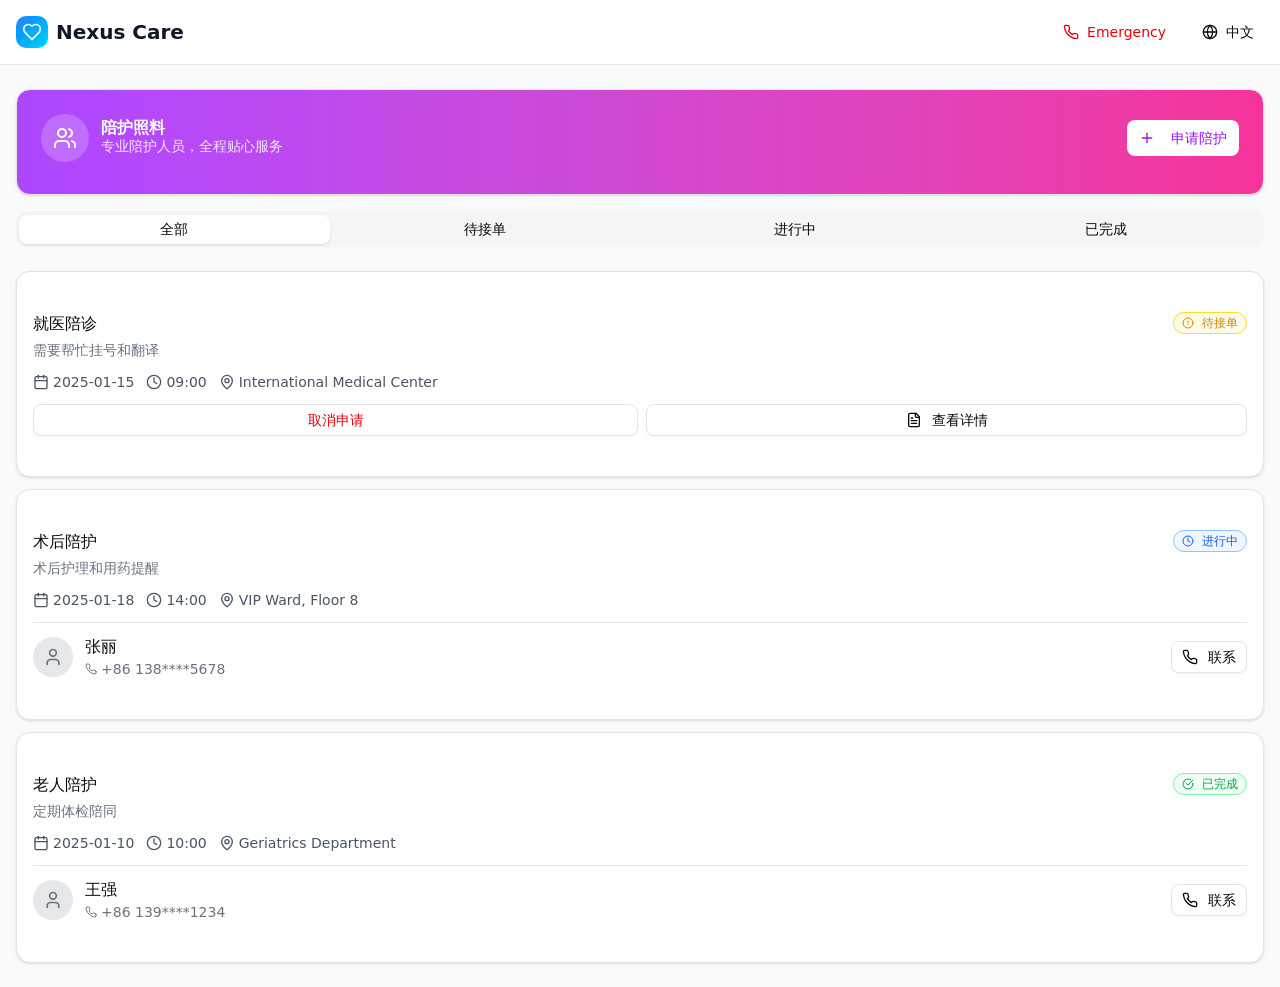
<file: companion.html>
<!DOCTYPE html><!--YxKVkJBW4bkv39s5O_lVl--><html data-inspector-line="40" data-inspector-column="4" data-inspector-relative-path="src/app/layout.tsx" lang="en"><head><meta charSet="utf-8"/><meta name="viewport" content="width=device-width, initial-scale=1"/><link rel="stylesheet" href="./_next/static/chunks/c5130d19f561e0cd.css" data-precedence="next"/><link rel="preload" as="script" fetchPriority="low" href="./_next/static/chunks/208c16a37374cebf.js"/><script src="./_next/static/chunks/57fa2ca9516f6b96.js" async=""></script><script src="./_next/static/chunks/5adc9d47b8d40b4c.js" async=""></script><script src="./_next/static/chunks/344b924b9e1eb699.js" async=""></script><script src="./_next/static/chunks/turbopack-50801d2a01830534.js" async=""></script><script src="./_next/static/chunks/961a20556a84c773.js" async=""></script><script src="./_next/static/chunks/c8924eaf1bade8d5.js" async=""></script><script src="./_next/static/chunks/12ac064f071d9217.js" async=""></script><script src="./_next/static/chunks/2aa2f9d4af862c2e.js" async=""></script><script src="./_next/static/chunks/a5ccca8d02f4b6d5.js" async=""></script><script src="./_next/static/chunks/096d7bc7419a0e3d.js" async=""></script><script src="./_next/static/chunks/53aed37c0e94753e.js" async=""></script><script src="./_next/static/chunks/819e94d27b0a4d87.js" async=""></script><title>Nexus Care | International Medical AI Consultation</title><meta name="description" content="International Medical AI Bilingual Consultation &amp; Companion System - Your trusted healthcare assistant"/><meta name="author" content="Nexus Care Team"/><meta name="keywords" content="medical,healthcare,AI consultation,bilingual,companion care,international hospital,appointment booking"/><meta name="robots" content="index, follow"/><link rel="icon" href="/favicon.ico?favicon.0b3bf435.ico" sizes="256x256" type="image/x-icon"/><link rel="icon" href="/favicon.ico"/><script src="./_next/static/chunks/a6dad97d9634a72d.js" noModule=""></script></head><body data-inspector-line="41" data-inspector-column="6" data-inspector-relative-path="src/app/layout.tsx" class="antialiased"><div hidden=""><!--$--><!--/$--></div><div data-inspector-line="10" data-inspector-column="6" data-inspector-relative-path="src/components/main-layout.tsx" class="min-h-screen bg-gray-50 pb-20 md:pb-0"><header data-inspector-line="12" data-inspector-column="4" data-inspector-relative-path="src/components/header.tsx" class="bg-white border-b border-gray-200 sticky top-0 z-40"><div data-inspector-line="13" data-inspector-column="6" data-inspector-relative-path="src/components/header.tsx" class="container mx-auto px-4"><div data-inspector-line="14" data-inspector-column="8" data-inspector-relative-path="src/components/header.tsx" class="flex items-center justify-between h-14 md:h-16"><div data-inspector-line="16" data-inspector-column="10" data-inspector-relative-path="src/components/header.tsx" class="flex items-center gap-2"><div data-inspector-line="17" data-inspector-column="12" data-inspector-relative-path="src/components/header.tsx" class="w-8 h-8 bg-gradient-to-br from-blue-500 to-cyan-400 rounded-lg flex items-center justify-center"><svg xmlns="http://www.w3.org/2000/svg" width="24" height="24" viewBox="0 0 24 24" fill="none" stroke="currentColor" stroke-width="2" stroke-linecap="round" stroke-linejoin="round" class="lucide lucide-heart w-5 h-5 text-white" data-inspector-line="18" data-inspector-column="14" data-inspector-relative-path="src/components/header.tsx"><path d="M19 14c1.49-1.46 3-3.21 3-5.5A5.5 5.5 0 0 0 16.5 3c-1.76 0-3 .5-4.5 2-1.5-1.5-2.74-2-4.5-2A5.5 5.5 0 0 0 2 8.5c0 2.3 1.5 4.05 3 5.5l7 7Z"></path></svg></div><span data-inspector-line="20" data-inspector-column="12" data-inspector-relative-path="src/components/header.tsx" class="text-lg md:text-xl font-bold text-gray-900">Nexus Care</span></div><div data-inspector-line="26" data-inspector-column="10" data-inspector-relative-path="src/components/header.tsx" class="flex items-center gap-2 md:gap-4"><button data-inspector-line="28" data-inspector-column="12" data-inspector-relative-path="src/components/header.tsx" data-slot="button" data-variant="ghost" data-size="sm" class="items-center justify-center whitespace-nowrap text-sm font-medium transition-all disabled:pointer-events-none disabled:opacity-50 [&amp;_svg]:pointer-events-none [&amp;_svg:not([class*=&#x27;size-&#x27;])]:size-4 shrink-0 [&amp;_svg]:shrink-0 outline-none focus-visible:border-ring focus-visible:ring-ring/50 focus-visible:ring-[3px] aria-invalid:ring-destructive/20 dark:aria-invalid:ring-destructive/40 aria-invalid:border-destructive hover:bg-accent hover:text-accent-foreground dark:hover:bg-accent/50 h-8 rounded-md px-3 has-[&gt;svg]:px-2.5 hidden md:flex gap-2 text-red-600"><svg xmlns="http://www.w3.org/2000/svg" width="24" height="24" viewBox="0 0 24 24" fill="none" stroke="currentColor" stroke-width="2" stroke-linecap="round" stroke-linejoin="round" class="lucide lucide-phone w-4 h-4" data-inspector-line="29" data-inspector-column="14" data-inspector-relative-path="src/components/header.tsx"><path d="M22 16.92v3a2 2 0 0 1-2.18 2 19.79 19.79 0 0 1-8.63-3.07 19.5 19.5 0 0 1-6-6 19.79 19.79 0 0 1-3.07-8.67A2 2 0 0 1 4.11 2h3a2 2 0 0 1 2 1.72 12.84 12.84 0 0 0 .7 2.81 2 2 0 0 1-.45 2.11L8.09 9.91a16 16 0 0 0 6 6l1.27-1.27a2 2 0 0 1 2.11-.45 12.84 12.84 0 0 0 2.81.7A2 2 0 0 1 22 16.92z"></path></svg><span data-inspector-line="30" data-inspector-column="14" data-inspector-relative-path="src/components/header.tsx">Emergency</span></button><button data-inspector-line="19" data-inspector-column="8" data-inspector-relative-path="src/components/language-switcher.tsx" data-slot="dropdown-menu-trigger" data-variant="ghost" data-size="sm" class="inline-flex items-center justify-center whitespace-nowrap text-sm font-medium transition-all disabled:pointer-events-none disabled:opacity-50 [&amp;_svg]:pointer-events-none [&amp;_svg:not([class*=&#x27;size-&#x27;])]:size-4 shrink-0 [&amp;_svg]:shrink-0 outline-none focus-visible:border-ring focus-visible:ring-ring/50 focus-visible:ring-[3px] aria-invalid:ring-destructive/20 dark:aria-invalid:ring-destructive/40 aria-invalid:border-destructive hover:bg-accent hover:text-accent-foreground dark:hover:bg-accent/50 h-8 rounded-md px-3 has-[&gt;svg]:px-2.5 gap-2" type="button" id="radix-_R_adb_" aria-haspopup="menu" aria-expanded="false" data-state="closed"><svg xmlns="http://www.w3.org/2000/svg" width="24" height="24" viewBox="0 0 24 24" fill="none" stroke="currentColor" stroke-width="2" stroke-linecap="round" stroke-linejoin="round" class="lucide lucide-globe w-4 h-4" data-inspector-line="20" data-inspector-column="10" data-inspector-relative-path="src/components/language-switcher.tsx"><circle cx="12" cy="12" r="10"></circle><path d="M12 2a14.5 14.5 0 0 0 0 20 14.5 14.5 0 0 0 0-20"></path><path d="M2 12h20"></path></svg><span data-inspector-line="21" data-inspector-column="10" data-inspector-relative-path="src/components/language-switcher.tsx" class="font-medium">中文</span></button></div></div></div></header><main data-inspector-line="12" data-inspector-column="8" data-inspector-relative-path="src/components/main-layout.tsx" class="container mx-auto px-4 py-4 md:py-6"><div data-inspector-line="154" data-inspector-column="4" data-inspector-relative-path="src/app/companion/page.tsx" class="space-y-4"><div data-inspector-line="156" data-inspector-column="6" data-inspector-relative-path="src/app/companion/page.tsx" data-slot="card" class="bg-card flex flex-col gap-6 rounded-xl border py-6 shadow-sm bg-gradient-to-r from-purple-500 to-pink-500 text-white"><div data-inspector-line="157" data-inspector-column="8" data-inspector-relative-path="src/app/companion/page.tsx" data-slot="card-header" class="@container/card-header grid auto-rows-min grid-rows-[auto_auto] items-start gap-2 px-6 has-data-[slot=card-action]:grid-cols-[1fr_auto] [.border-b]:pb-6"><div data-inspector-line="158" data-inspector-column="10" data-inspector-relative-path="src/app/companion/page.tsx" class="flex items-center justify-between"><div data-inspector-line="159" data-inspector-column="12" data-inspector-relative-path="src/app/companion/page.tsx" class="flex items-center gap-3"><div data-inspector-line="160" data-inspector-column="14" data-inspector-relative-path="src/app/companion/page.tsx" class="w-12 h-12 bg-white/20 rounded-full flex items-center justify-center"><svg xmlns="http://www.w3.org/2000/svg" width="24" height="24" viewBox="0 0 24 24" fill="none" stroke="currentColor" stroke-width="2" stroke-linecap="round" stroke-linejoin="round" class="lucide lucide-users w-6 h-6" data-inspector-line="161" data-inspector-column="16" data-inspector-relative-path="src/app/companion/page.tsx"><path d="M16 21v-2a4 4 0 0 0-4-4H6a4 4 0 0 0-4 4v2"></path><circle cx="9" cy="7" r="4"></circle><path d="M22 21v-2a4 4 0 0 0-3-3.87"></path><path d="M16 3.13a4 4 0 0 1 0 7.75"></path></svg></div><div data-inspector-line="163" data-inspector-column="14" data-inspector-relative-path="src/app/companion/page.tsx"><div data-inspector-line="164" data-inspector-column="16" data-inspector-relative-path="src/app/companion/page.tsx" data-slot="card-title" class="leading-none font-semibold">陪护照料</div><div data-inspector-line="165" data-inspector-column="16" data-inspector-relative-path="src/app/companion/page.tsx" data-slot="card-description" class="text-sm text-purple-100">专业陪护人员，全程贴心服务</div></div></div><button data-inspector-line="174" data-inspector-column="16" data-inspector-relative-path="src/app/companion/page.tsx" data-slot="dialog-trigger" data-variant="default" data-size="default" class="inline-flex items-center justify-center gap-2 whitespace-nowrap rounded-md text-sm font-medium transition-all disabled:pointer-events-none disabled:opacity-50 [&amp;_svg]:pointer-events-none [&amp;_svg:not([class*=&#x27;size-&#x27;])]:size-4 shrink-0 [&amp;_svg]:shrink-0 outline-none focus-visible:border-ring focus-visible:ring-ring/50 focus-visible:ring-[3px] aria-invalid:ring-destructive/20 dark:aria-invalid:ring-destructive/40 aria-invalid:border-destructive h-9 px-4 py-2 has-[&gt;svg]:px-3 bg-white text-purple-600 hover:bg-purple-50" type="button" aria-haspopup="dialog" aria-expanded="false" aria-controls="radix-_R_2anpflb_" data-state="closed"><svg xmlns="http://www.w3.org/2000/svg" width="24" height="24" viewBox="0 0 24 24" fill="none" stroke="currentColor" stroke-width="2" stroke-linecap="round" stroke-linejoin="round" class="lucide lucide-plus w-4 h-4 mr-2" data-inspector-line="175" data-inspector-column="18" data-inspector-relative-path="src/app/companion/page.tsx"><path d="M5 12h14"></path><path d="M12 5v14"></path></svg>申请陪护</button></div></div></div><div dir="ltr" data-orientation="horizontal" data-inspector-line="249" data-inspector-column="6" data-inspector-relative-path="src/app/companion/page.tsx" data-slot="tabs" class="flex flex-col gap-2"><div role="tablist" aria-orientation="horizontal" data-inspector-line="250" data-inspector-column="8" data-inspector-relative-path="src/app/companion/page.tsx" data-slot="tabs-list" class="bg-muted text-muted-foreground h-9 items-center justify-center rounded-lg p-[3px] grid w-full grid-cols-4" tabindex="-1" data-orientation="horizontal" style="outline:none"><button type="button" role="tab" aria-selected="true" aria-controls="radix-_R_inpflb_-content-requests" data-state="active" id="radix-_R_inpflb_-trigger-requests" data-inspector-line="251" data-inspector-column="10" data-inspector-relative-path="src/app/companion/page.tsx" data-slot="tabs-trigger" class="data-[state=active]:bg-background dark:data-[state=active]:text-foreground focus-visible:border-ring focus-visible:ring-ring/50 focus-visible:outline-ring dark:data-[state=active]:border-input dark:data-[state=active]:bg-input/30 text-foreground dark:text-muted-foreground inline-flex h-[calc(100%-1px)] flex-1 items-center justify-center gap-1.5 rounded-md border border-transparent px-2 py-1 text-sm font-medium whitespace-nowrap transition-[color,box-shadow] focus-visible:ring-[3px] focus-visible:outline-1 disabled:pointer-events-none disabled:opacity-50 data-[state=active]:shadow-sm [&amp;_svg]:pointer-events-none [&amp;_svg]:shrink-0 [&amp;_svg:not([class*=&#x27;size-&#x27;])]:size-4" tabindex="-1" data-orientation="horizontal" data-radix-collection-item="">全部</button><button type="button" role="tab" aria-selected="false" aria-controls="radix-_R_inpflb_-content-pending" data-state="inactive" id="radix-_R_inpflb_-trigger-pending" data-inspector-line="254" data-inspector-column="10" data-inspector-relative-path="src/app/companion/page.tsx" data-slot="tabs-trigger" class="data-[state=active]:bg-background dark:data-[state=active]:text-foreground focus-visible:border-ring focus-visible:ring-ring/50 focus-visible:outline-ring dark:data-[state=active]:border-input dark:data-[state=active]:bg-input/30 text-foreground dark:text-muted-foreground inline-flex h-[calc(100%-1px)] flex-1 items-center justify-center gap-1.5 rounded-md border border-transparent px-2 py-1 text-sm font-medium whitespace-nowrap transition-[color,box-shadow] focus-visible:ring-[3px] focus-visible:outline-1 disabled:pointer-events-none disabled:opacity-50 data-[state=active]:shadow-sm [&amp;_svg]:pointer-events-none [&amp;_svg]:shrink-0 [&amp;_svg:not([class*=&#x27;size-&#x27;])]:size-4" tabindex="-1" data-orientation="horizontal" data-radix-collection-item="">待接单</button><button type="button" role="tab" aria-selected="false" aria-controls="radix-_R_inpflb_-content-active" data-state="inactive" id="radix-_R_inpflb_-trigger-active" data-inspector-line="257" data-inspector-column="10" data-inspector-relative-path="src/app/companion/page.tsx" data-slot="tabs-trigger" class="data-[state=active]:bg-background dark:data-[state=active]:text-foreground focus-visible:border-ring focus-visible:ring-ring/50 focus-visible:outline-ring dark:data-[state=active]:border-input dark:data-[state=active]:bg-input/30 text-foreground dark:text-muted-foreground inline-flex h-[calc(100%-1px)] flex-1 items-center justify-center gap-1.5 rounded-md border border-transparent px-2 py-1 text-sm font-medium whitespace-nowrap transition-[color,box-shadow] focus-visible:ring-[3px] focus-visible:outline-1 disabled:pointer-events-none disabled:opacity-50 data-[state=active]:shadow-sm [&amp;_svg]:pointer-events-none [&amp;_svg]:shrink-0 [&amp;_svg:not([class*=&#x27;size-&#x27;])]:size-4" tabindex="-1" data-orientation="horizontal" data-radix-collection-item="">进行中</button><button type="button" role="tab" aria-selected="false" aria-controls="radix-_R_inpflb_-content-completed" data-state="inactive" id="radix-_R_inpflb_-trigger-completed" data-inspector-line="260" data-inspector-column="10" data-inspector-relative-path="src/app/companion/page.tsx" data-slot="tabs-trigger" class="data-[state=active]:bg-background dark:data-[state=active]:text-foreground focus-visible:border-ring focus-visible:ring-ring/50 focus-visible:outline-ring dark:data-[state=active]:border-input dark:data-[state=active]:bg-input/30 text-foreground dark:text-muted-foreground inline-flex h-[calc(100%-1px)] flex-1 items-center justify-center gap-1.5 rounded-md border border-transparent px-2 py-1 text-sm font-medium whitespace-nowrap transition-[color,box-shadow] focus-visible:ring-[3px] focus-visible:outline-1 disabled:pointer-events-none disabled:opacity-50 data-[state=active]:shadow-sm [&amp;_svg]:pointer-events-none [&amp;_svg]:shrink-0 [&amp;_svg:not([class*=&#x27;size-&#x27;])]:size-4" tabindex="-1" data-orientation="horizontal" data-radix-collection-item="">已完成</button></div><div data-state="active" data-orientation="horizontal" role="tabpanel" aria-labelledby="radix-_R_inpflb_-trigger-requests" id="radix-_R_inpflb_-content-requests" tabindex="0" data-inspector-line="265" data-inspector-column="8" data-inspector-relative-path="src/app/companion/page.tsx" data-slot="tabs-content" class="flex-1 outline-none mt-4 space-y-3" style="animation-duration:0s"><div data-inspector-line="267" data-inspector-column="12" data-inspector-relative-path="src/app/companion/page.tsx" data-slot="card" class="bg-card text-card-foreground flex flex-col gap-6 rounded-xl border py-6 shadow-sm overflow-hidden"><div data-inspector-line="268" data-inspector-column="14" data-inspector-relative-path="src/app/companion/page.tsx" data-slot="card-content" class="p-4"><div data-inspector-line="269" data-inspector-column="16" data-inspector-relative-path="src/app/companion/page.tsx" class="flex items-start justify-between mb-3"><div data-inspector-line="270" data-inspector-column="18" data-inspector-relative-path="src/app/companion/page.tsx"><h4 data-inspector-line="271" data-inspector-column="20" data-inspector-relative-path="src/app/companion/page.tsx" class="font-medium">就医陪诊</h4><p data-inspector-line="274" data-inspector-column="20" data-inspector-relative-path="src/app/companion/page.tsx" class="text-sm text-gray-500 mt-1">需要帮忙挂号和翻译</p></div><span data-inspector-line="107" data-inspector-column="10" data-inspector-relative-path="src/app/companion/page.tsx" data-slot="badge" class="inline-flex items-center justify-center rounded-full border px-2 py-0.5 text-xs font-medium w-fit whitespace-nowrap shrink-0 [&amp;&gt;svg]:size-3 gap-1 [&amp;&gt;svg]:pointer-events-none focus-visible:border-ring focus-visible:ring-ring/50 focus-visible:ring-[3px] aria-invalid:ring-destructive/20 dark:aria-invalid:ring-destructive/40 aria-invalid:border-destructive transition-[color,box-shadow] overflow-hidden [a&amp;]:hover:bg-accent [a&amp;]:hover:text-accent-foreground text-yellow-600 border-yellow-300 bg-yellow-50"><svg xmlns="http://www.w3.org/2000/svg" width="24" height="24" viewBox="0 0 24 24" fill="none" stroke="currentColor" stroke-width="2" stroke-linecap="round" stroke-linejoin="round" class="lucide lucide-circle-alert w-3 h-3 mr-1" data-inspector-line="108" data-inspector-column="12" data-inspector-relative-path="src/app/companion/page.tsx"><circle cx="12" cy="12" r="10"></circle><line x1="12" x2="12" y1="8" y2="12"></line><line x1="12" x2="12.01" y1="16" y2="16"></line></svg>待接单</span></div><div data-inspector-line="281" data-inspector-column="16" data-inspector-relative-path="src/app/companion/page.tsx" class="flex flex-wrap gap-3 text-sm text-gray-600 mb-3"><div data-inspector-line="282" data-inspector-column="18" data-inspector-relative-path="src/app/companion/page.tsx" class="flex items-center gap-1"><svg xmlns="http://www.w3.org/2000/svg" width="24" height="24" viewBox="0 0 24 24" fill="none" stroke="currentColor" stroke-width="2" stroke-linecap="round" stroke-linejoin="round" class="lucide lucide-calendar w-4 h-4" data-inspector-line="283" data-inspector-column="20" data-inspector-relative-path="src/app/companion/page.tsx"><path d="M8 2v4"></path><path d="M16 2v4"></path><rect width="18" height="18" x="3" y="4" rx="2"></rect><path d="M3 10h18"></path></svg>2025-01-15</div><div data-inspector-line="286" data-inspector-column="18" data-inspector-relative-path="src/app/companion/page.tsx" class="flex items-center gap-1"><svg xmlns="http://www.w3.org/2000/svg" width="24" height="24" viewBox="0 0 24 24" fill="none" stroke="currentColor" stroke-width="2" stroke-linecap="round" stroke-linejoin="round" class="lucide lucide-clock w-4 h-4" data-inspector-line="287" data-inspector-column="20" data-inspector-relative-path="src/app/companion/page.tsx"><circle cx="12" cy="12" r="10"></circle><polyline points="12 6 12 12 16 14"></polyline></svg>09:00</div><div data-inspector-line="290" data-inspector-column="18" data-inspector-relative-path="src/app/companion/page.tsx" class="flex items-center gap-1"><svg xmlns="http://www.w3.org/2000/svg" width="24" height="24" viewBox="0 0 24 24" fill="none" stroke="currentColor" stroke-width="2" stroke-linecap="round" stroke-linejoin="round" class="lucide lucide-map-pin w-4 h-4" data-inspector-line="291" data-inspector-column="20" data-inspector-relative-path="src/app/companion/page.tsx"><path d="M20 10c0 4.993-5.539 10.193-7.399 11.799a1 1 0 0 1-1.202 0C9.539 20.193 4 14.993 4 10a8 8 0 0 1 16 0"></path><circle cx="12" cy="10" r="3"></circle></svg>International Medical Center</div></div><div data-inspector-line="322" data-inspector-column="18" data-inspector-relative-path="src/app/companion/page.tsx" class="flex gap-2 mt-3"><button data-inspector-line="323" data-inspector-column="20" data-inspector-relative-path="src/app/companion/page.tsx" data-slot="button" data-variant="outline" data-size="sm" class="inline-flex items-center justify-center whitespace-nowrap text-sm font-medium transition-all disabled:pointer-events-none disabled:opacity-50 [&amp;_svg]:pointer-events-none [&amp;_svg:not([class*=&#x27;size-&#x27;])]:size-4 [&amp;_svg]:shrink-0 outline-none focus-visible:border-ring focus-visible:ring-ring/50 focus-visible:ring-[3px] aria-invalid:ring-destructive/20 dark:aria-invalid:ring-destructive/40 aria-invalid:border-destructive border bg-background shadow-xs hover:bg-accent hover:text-accent-foreground dark:bg-input/30 dark:border-input dark:hover:bg-input/50 h-8 rounded-md gap-1.5 px-3 has-[&gt;svg]:px-2.5 flex-1 text-red-600">取消申请</button><button data-inspector-line="326" data-inspector-column="20" data-inspector-relative-path="src/app/companion/page.tsx" data-slot="button" data-variant="outline" data-size="sm" class="inline-flex items-center justify-center whitespace-nowrap text-sm font-medium transition-all disabled:pointer-events-none disabled:opacity-50 [&amp;_svg]:pointer-events-none [&amp;_svg:not([class*=&#x27;size-&#x27;])]:size-4 [&amp;_svg]:shrink-0 outline-none focus-visible:border-ring focus-visible:ring-ring/50 focus-visible:ring-[3px] aria-invalid:ring-destructive/20 dark:aria-invalid:ring-destructive/40 aria-invalid:border-destructive border bg-background shadow-xs hover:bg-accent hover:text-accent-foreground dark:bg-input/30 dark:border-input dark:hover:bg-input/50 h-8 rounded-md gap-1.5 px-3 has-[&gt;svg]:px-2.5 flex-1"><svg xmlns="http://www.w3.org/2000/svg" width="24" height="24" viewBox="0 0 24 24" fill="none" stroke="currentColor" stroke-width="2" stroke-linecap="round" stroke-linejoin="round" class="lucide lucide-file-text w-4 h-4 mr-1" data-inspector-line="327" data-inspector-column="22" data-inspector-relative-path="src/app/companion/page.tsx"><path d="M15 2H6a2 2 0 0 0-2 2v16a2 2 0 0 0 2 2h12a2 2 0 0 0 2-2V7Z"></path><path d="M14 2v4a2 2 0 0 0 2 2h4"></path><path d="M10 9H8"></path><path d="M16 13H8"></path><path d="M16 17H8"></path></svg>查看详情</button></div></div></div><div data-inspector-line="267" data-inspector-column="12" data-inspector-relative-path="src/app/companion/page.tsx" data-slot="card" class="bg-card text-card-foreground flex flex-col gap-6 rounded-xl border py-6 shadow-sm overflow-hidden"><div data-inspector-line="268" data-inspector-column="14" data-inspector-relative-path="src/app/companion/page.tsx" data-slot="card-content" class="p-4"><div data-inspector-line="269" data-inspector-column="16" data-inspector-relative-path="src/app/companion/page.tsx" class="flex items-start justify-between mb-3"><div data-inspector-line="270" data-inspector-column="18" data-inspector-relative-path="src/app/companion/page.tsx"><h4 data-inspector-line="271" data-inspector-column="20" data-inspector-relative-path="src/app/companion/page.tsx" class="font-medium">术后陪护</h4><p data-inspector-line="274" data-inspector-column="20" data-inspector-relative-path="src/app/companion/page.tsx" class="text-sm text-gray-500 mt-1">术后护理和用药提醒</p></div><span data-inspector-line="114" data-inspector-column="10" data-inspector-relative-path="src/app/companion/page.tsx" data-slot="badge" class="inline-flex items-center justify-center rounded-full border px-2 py-0.5 text-xs font-medium w-fit whitespace-nowrap shrink-0 [&amp;&gt;svg]:size-3 gap-1 [&amp;&gt;svg]:pointer-events-none focus-visible:border-ring focus-visible:ring-ring/50 focus-visible:ring-[3px] aria-invalid:ring-destructive/20 dark:aria-invalid:ring-destructive/40 aria-invalid:border-destructive transition-[color,box-shadow] overflow-hidden [a&amp;]:hover:bg-accent [a&amp;]:hover:text-accent-foreground text-blue-600 border-blue-300 bg-blue-50"><svg xmlns="http://www.w3.org/2000/svg" width="24" height="24" viewBox="0 0 24 24" fill="none" stroke="currentColor" stroke-width="2" stroke-linecap="round" stroke-linejoin="round" class="lucide lucide-clock w-3 h-3 mr-1" data-inspector-line="115" data-inspector-column="12" data-inspector-relative-path="src/app/companion/page.tsx"><circle cx="12" cy="12" r="10"></circle><polyline points="12 6 12 12 16 14"></polyline></svg>进行中</span></div><div data-inspector-line="281" data-inspector-column="16" data-inspector-relative-path="src/app/companion/page.tsx" class="flex flex-wrap gap-3 text-sm text-gray-600 mb-3"><div data-inspector-line="282" data-inspector-column="18" data-inspector-relative-path="src/app/companion/page.tsx" class="flex items-center gap-1"><svg xmlns="http://www.w3.org/2000/svg" width="24" height="24" viewBox="0 0 24 24" fill="none" stroke="currentColor" stroke-width="2" stroke-linecap="round" stroke-linejoin="round" class="lucide lucide-calendar w-4 h-4" data-inspector-line="283" data-inspector-column="20" data-inspector-relative-path="src/app/companion/page.tsx"><path d="M8 2v4"></path><path d="M16 2v4"></path><rect width="18" height="18" x="3" y="4" rx="2"></rect><path d="M3 10h18"></path></svg>2025-01-18</div><div data-inspector-line="286" data-inspector-column="18" data-inspector-relative-path="src/app/companion/page.tsx" class="flex items-center gap-1"><svg xmlns="http://www.w3.org/2000/svg" width="24" height="24" viewBox="0 0 24 24" fill="none" stroke="currentColor" stroke-width="2" stroke-linecap="round" stroke-linejoin="round" class="lucide lucide-clock w-4 h-4" data-inspector-line="287" data-inspector-column="20" data-inspector-relative-path="src/app/companion/page.tsx"><circle cx="12" cy="12" r="10"></circle><polyline points="12 6 12 12 16 14"></polyline></svg>14:00</div><div data-inspector-line="290" data-inspector-column="18" data-inspector-relative-path="src/app/companion/page.tsx" class="flex items-center gap-1"><svg xmlns="http://www.w3.org/2000/svg" width="24" height="24" viewBox="0 0 24 24" fill="none" stroke="currentColor" stroke-width="2" stroke-linecap="round" stroke-linejoin="round" class="lucide lucide-map-pin w-4 h-4" data-inspector-line="291" data-inspector-column="20" data-inspector-relative-path="src/app/companion/page.tsx"><path d="M20 10c0 4.993-5.539 10.193-7.399 11.799a1 1 0 0 1-1.202 0C9.539 20.193 4 14.993 4 10a8 8 0 0 1 16 0"></path><circle cx="12" cy="10" r="3"></circle></svg>VIP Ward, Floor 8</div></div><div data-inspector-line="297" data-inspector-column="18" data-inspector-relative-path="src/app/companion/page.tsx" class="border-t pt-3 mt-3"><div data-inspector-line="298" data-inspector-column="20" data-inspector-relative-path="src/app/companion/page.tsx" class="flex items-center justify-between"><div data-inspector-line="299" data-inspector-column="22" data-inspector-relative-path="src/app/companion/page.tsx" class="flex items-center gap-3"><div data-inspector-line="300" data-inspector-column="24" data-inspector-relative-path="src/app/companion/page.tsx" class="w-10 h-10 bg-gray-200 rounded-full flex items-center justify-center"><svg xmlns="http://www.w3.org/2000/svg" width="24" height="24" viewBox="0 0 24 24" fill="none" stroke="currentColor" stroke-width="2" stroke-linecap="round" stroke-linejoin="round" class="lucide lucide-user w-5 h-5 text-gray-500" data-inspector-line="301" data-inspector-column="26" data-inspector-relative-path="src/app/companion/page.tsx"><path d="M19 21v-2a4 4 0 0 0-4-4H9a4 4 0 0 0-4 4v2"></path><circle cx="12" cy="7" r="4"></circle></svg></div><div data-inspector-line="303" data-inspector-column="24" data-inspector-relative-path="src/app/companion/page.tsx"><p data-inspector-line="304" data-inspector-column="26" data-inspector-relative-path="src/app/companion/page.tsx" class="font-medium">张丽</p><p data-inspector-line="307" data-inspector-column="26" data-inspector-relative-path="src/app/companion/page.tsx" class="text-sm text-gray-500 flex items-center gap-1"><svg xmlns="http://www.w3.org/2000/svg" width="24" height="24" viewBox="0 0 24 24" fill="none" stroke="currentColor" stroke-width="2" stroke-linecap="round" stroke-linejoin="round" class="lucide lucide-phone w-3 h-3" data-inspector-line="308" data-inspector-column="28" data-inspector-relative-path="src/app/companion/page.tsx"><path d="M22 16.92v3a2 2 0 0 1-2.18 2 19.79 19.79 0 0 1-8.63-3.07 19.5 19.5 0 0 1-6-6 19.79 19.79 0 0 1-3.07-8.67A2 2 0 0 1 4.11 2h3a2 2 0 0 1 2 1.72 12.84 12.84 0 0 0 .7 2.81 2 2 0 0 1-.45 2.11L8.09 9.91a16 16 0 0 0 6 6l1.27-1.27a2 2 0 0 1 2.11-.45 12.84 12.84 0 0 0 2.81.7A2 2 0 0 1 22 16.92z"></path></svg>+86 138****5678</p></div></div><button data-inspector-line="313" data-inspector-column="22" data-inspector-relative-path="src/app/companion/page.tsx" data-slot="button" data-variant="outline" data-size="sm" class="inline-flex items-center justify-center whitespace-nowrap text-sm font-medium transition-all disabled:pointer-events-none disabled:opacity-50 [&amp;_svg]:pointer-events-none [&amp;_svg:not([class*=&#x27;size-&#x27;])]:size-4 shrink-0 [&amp;_svg]:shrink-0 outline-none focus-visible:border-ring focus-visible:ring-ring/50 focus-visible:ring-[3px] aria-invalid:ring-destructive/20 dark:aria-invalid:ring-destructive/40 aria-invalid:border-destructive border bg-background shadow-xs hover:bg-accent hover:text-accent-foreground dark:bg-input/30 dark:border-input dark:hover:bg-input/50 h-8 rounded-md gap-1.5 px-3 has-[&gt;svg]:px-2.5"><svg xmlns="http://www.w3.org/2000/svg" width="24" height="24" viewBox="0 0 24 24" fill="none" stroke="currentColor" stroke-width="2" stroke-linecap="round" stroke-linejoin="round" class="lucide lucide-phone w-4 h-4 mr-1" data-inspector-line="314" data-inspector-column="24" data-inspector-relative-path="src/app/companion/page.tsx"><path d="M22 16.92v3a2 2 0 0 1-2.18 2 19.79 19.79 0 0 1-8.63-3.07 19.5 19.5 0 0 1-6-6 19.79 19.79 0 0 1-3.07-8.67A2 2 0 0 1 4.11 2h3a2 2 0 0 1 2 1.72 12.84 12.84 0 0 0 .7 2.81 2 2 0 0 1-.45 2.11L8.09 9.91a16 16 0 0 0 6 6l1.27-1.27a2 2 0 0 1 2.11-.45 12.84 12.84 0 0 0 2.81.7A2 2 0 0 1 22 16.92z"></path></svg>联系</button></div></div></div></div><div data-inspector-line="267" data-inspector-column="12" data-inspector-relative-path="src/app/companion/page.tsx" data-slot="card" class="bg-card text-card-foreground flex flex-col gap-6 rounded-xl border py-6 shadow-sm overflow-hidden"><div data-inspector-line="268" data-inspector-column="14" data-inspector-relative-path="src/app/companion/page.tsx" data-slot="card-content" class="p-4"><div data-inspector-line="269" data-inspector-column="16" data-inspector-relative-path="src/app/companion/page.tsx" class="flex items-start justify-between mb-3"><div data-inspector-line="270" data-inspector-column="18" data-inspector-relative-path="src/app/companion/page.tsx"><h4 data-inspector-line="271" data-inspector-column="20" data-inspector-relative-path="src/app/companion/page.tsx" class="font-medium">老人陪护</h4><p data-inspector-line="274" data-inspector-column="20" data-inspector-relative-path="src/app/companion/page.tsx" class="text-sm text-gray-500 mt-1">定期体检陪同</p></div><span data-inspector-line="121" data-inspector-column="10" data-inspector-relative-path="src/app/companion/page.tsx" data-slot="badge" class="inline-flex items-center justify-center rounded-full border px-2 py-0.5 text-xs font-medium w-fit whitespace-nowrap shrink-0 [&amp;&gt;svg]:size-3 gap-1 [&amp;&gt;svg]:pointer-events-none focus-visible:border-ring focus-visible:ring-ring/50 focus-visible:ring-[3px] aria-invalid:ring-destructive/20 dark:aria-invalid:ring-destructive/40 aria-invalid:border-destructive transition-[color,box-shadow] overflow-hidden [a&amp;]:hover:bg-accent [a&amp;]:hover:text-accent-foreground text-green-600 border-green-300 bg-green-50"><svg xmlns="http://www.w3.org/2000/svg" width="24" height="24" viewBox="0 0 24 24" fill="none" stroke="currentColor" stroke-width="2" stroke-linecap="round" stroke-linejoin="round" class="lucide lucide-circle-check-big w-3 h-3 mr-1" data-inspector-line="122" data-inspector-column="12" data-inspector-relative-path="src/app/companion/page.tsx"><path d="M21.801 10A10 10 0 1 1 17 3.335"></path><path d="m9 11 3 3L22 4"></path></svg>已完成</span></div><div data-inspector-line="281" data-inspector-column="16" data-inspector-relative-path="src/app/companion/page.tsx" class="flex flex-wrap gap-3 text-sm text-gray-600 mb-3"><div data-inspector-line="282" data-inspector-column="18" data-inspector-relative-path="src/app/companion/page.tsx" class="flex items-center gap-1"><svg xmlns="http://www.w3.org/2000/svg" width="24" height="24" viewBox="0 0 24 24" fill="none" stroke="currentColor" stroke-width="2" stroke-linecap="round" stroke-linejoin="round" class="lucide lucide-calendar w-4 h-4" data-inspector-line="283" data-inspector-column="20" data-inspector-relative-path="src/app/companion/page.tsx"><path d="M8 2v4"></path><path d="M16 2v4"></path><rect width="18" height="18" x="3" y="4" rx="2"></rect><path d="M3 10h18"></path></svg>2025-01-10</div><div data-inspector-line="286" data-inspector-column="18" data-inspector-relative-path="src/app/companion/page.tsx" class="flex items-center gap-1"><svg xmlns="http://www.w3.org/2000/svg" width="24" height="24" viewBox="0 0 24 24" fill="none" stroke="currentColor" stroke-width="2" stroke-linecap="round" stroke-linejoin="round" class="lucide lucide-clock w-4 h-4" data-inspector-line="287" data-inspector-column="20" data-inspector-relative-path="src/app/companion/page.tsx"><circle cx="12" cy="12" r="10"></circle><polyline points="12 6 12 12 16 14"></polyline></svg>10:00</div><div data-inspector-line="290" data-inspector-column="18" data-inspector-relative-path="src/app/companion/page.tsx" class="flex items-center gap-1"><svg xmlns="http://www.w3.org/2000/svg" width="24" height="24" viewBox="0 0 24 24" fill="none" stroke="currentColor" stroke-width="2" stroke-linecap="round" stroke-linejoin="round" class="lucide lucide-map-pin w-4 h-4" data-inspector-line="291" data-inspector-column="20" data-inspector-relative-path="src/app/companion/page.tsx"><path d="M20 10c0 4.993-5.539 10.193-7.399 11.799a1 1 0 0 1-1.202 0C9.539 20.193 4 14.993 4 10a8 8 0 0 1 16 0"></path><circle cx="12" cy="10" r="3"></circle></svg>Geriatrics Department</div></div><div data-inspector-line="297" data-inspector-column="18" data-inspector-relative-path="src/app/companion/page.tsx" class="border-t pt-3 mt-3"><div data-inspector-line="298" data-inspector-column="20" data-inspector-relative-path="src/app/companion/page.tsx" class="flex items-center justify-between"><div data-inspector-line="299" data-inspector-column="22" data-inspector-relative-path="src/app/companion/page.tsx" class="flex items-center gap-3"><div data-inspector-line="300" data-inspector-column="24" data-inspector-relative-path="src/app/companion/page.tsx" class="w-10 h-10 bg-gray-200 rounded-full flex items-center justify-center"><svg xmlns="http://www.w3.org/2000/svg" width="24" height="24" viewBox="0 0 24 24" fill="none" stroke="currentColor" stroke-width="2" stroke-linecap="round" stroke-linejoin="round" class="lucide lucide-user w-5 h-5 text-gray-500" data-inspector-line="301" data-inspector-column="26" data-inspector-relative-path="src/app/companion/page.tsx"><path d="M19 21v-2a4 4 0 0 0-4-4H9a4 4 0 0 0-4 4v2"></path><circle cx="12" cy="7" r="4"></circle></svg></div><div data-inspector-line="303" data-inspector-column="24" data-inspector-relative-path="src/app/companion/page.tsx"><p data-inspector-line="304" data-inspector-column="26" data-inspector-relative-path="src/app/companion/page.tsx" class="font-medium">王强</p><p data-inspector-line="307" data-inspector-column="26" data-inspector-relative-path="src/app/companion/page.tsx" class="text-sm text-gray-500 flex items-center gap-1"><svg xmlns="http://www.w3.org/2000/svg" width="24" height="24" viewBox="0 0 24 24" fill="none" stroke="currentColor" stroke-width="2" stroke-linecap="round" stroke-linejoin="round" class="lucide lucide-phone w-3 h-3" data-inspector-line="308" data-inspector-column="28" data-inspector-relative-path="src/app/companion/page.tsx"><path d="M22 16.92v3a2 2 0 0 1-2.18 2 19.79 19.79 0 0 1-8.63-3.07 19.5 19.5 0 0 1-6-6 19.79 19.79 0 0 1-3.07-8.67A2 2 0 0 1 4.11 2h3a2 2 0 0 1 2 1.72 12.84 12.84 0 0 0 .7 2.81 2 2 0 0 1-.45 2.11L8.09 9.91a16 16 0 0 0 6 6l1.27-1.27a2 2 0 0 1 2.11-.45 12.84 12.84 0 0 0 2.81.7A2 2 0 0 1 22 16.92z"></path></svg>+86 139****1234</p></div></div><button data-inspector-line="313" data-inspector-column="22" data-inspector-relative-path="src/app/companion/page.tsx" data-slot="button" data-variant="outline" data-size="sm" class="inline-flex items-center justify-center whitespace-nowrap text-sm font-medium transition-all disabled:pointer-events-none disabled:opacity-50 [&amp;_svg]:pointer-events-none [&amp;_svg:not([class*=&#x27;size-&#x27;])]:size-4 shrink-0 [&amp;_svg]:shrink-0 outline-none focus-visible:border-ring focus-visible:ring-ring/50 focus-visible:ring-[3px] aria-invalid:ring-destructive/20 dark:aria-invalid:ring-destructive/40 aria-invalid:border-destructive border bg-background shadow-xs hover:bg-accent hover:text-accent-foreground dark:bg-input/30 dark:border-input dark:hover:bg-input/50 h-8 rounded-md gap-1.5 px-3 has-[&gt;svg]:px-2.5"><svg xmlns="http://www.w3.org/2000/svg" width="24" height="24" viewBox="0 0 24 24" fill="none" stroke="currentColor" stroke-width="2" stroke-linecap="round" stroke-linejoin="round" class="lucide lucide-phone w-4 h-4 mr-1" data-inspector-line="314" data-inspector-column="24" data-inspector-relative-path="src/app/companion/page.tsx"><path d="M22 16.92v3a2 2 0 0 1-2.18 2 19.79 19.79 0 0 1-8.63-3.07 19.5 19.5 0 0 1-6-6 19.79 19.79 0 0 1-3.07-8.67A2 2 0 0 1 4.11 2h3a2 2 0 0 1 2 1.72 12.84 12.84 0 0 0 .7 2.81 2 2 0 0 1-.45 2.11L8.09 9.91a16 16 0 0 0 6 6l1.27-1.27a2 2 0 0 1 2.11-.45 12.84 12.84 0 0 0 2.81.7A2 2 0 0 1 22 16.92z"></path></svg>联系</button></div></div></div></div></div></div></div><!--$--><!--/$--></main><nav data-inspector-line="23" data-inspector-column="4" data-inspector-relative-path="src/components/bottom-nav.tsx" class="fixed bottom-0 left-0 right-0 z-50 bg-white border-t border-gray-200 md:hidden"><div data-inspector-line="24" data-inspector-column="6" data-inspector-relative-path="src/components/bottom-nav.tsx" class="flex justify-around items-center h-16 px-2"><a data-inspector-line="30" data-inspector-column="12" data-inspector-relative-path="src/components/bottom-nav.tsx" class="flex flex-col items-center justify-center flex-1 h-full transition-colors text-gray-500 hover:text-gray-700" href="/"><svg xmlns="http://www.w3.org/2000/svg" width="24" height="24" viewBox="0 0 24 24" fill="none" stroke="currentColor" stroke-width="2" stroke-linecap="round" stroke-linejoin="round" class="lucide lucide-house w-5 h-5" data-inspector-line="40" data-inspector-column="14" data-inspector-relative-path="src/components/bottom-nav.tsx"><path d="M15 21v-8a1 1 0 0 0-1-1h-4a1 1 0 0 0-1 1v8"></path><path d="M3 10a2 2 0 0 1 .709-1.528l7-5.999a2 2 0 0 1 2.582 0l7 5.999A2 2 0 0 1 21 10v9a2 2 0 0 1-2 2H5a2 2 0 0 1-2-2z"></path></svg><span data-inspector-line="41" data-inspector-column="14" data-inspector-relative-path="src/components/bottom-nav.tsx" class="text-xs mt-1 truncate max-w-full">首页</span></a><a data-inspector-line="30" data-inspector-column="12" data-inspector-relative-path="src/components/bottom-nav.tsx" class="flex flex-col items-center justify-center flex-1 h-full transition-colors text-gray-500 hover:text-gray-700" href="/consultation"><svg xmlns="http://www.w3.org/2000/svg" width="24" height="24" viewBox="0 0 24 24" fill="none" stroke="currentColor" stroke-width="2" stroke-linecap="round" stroke-linejoin="round" class="lucide lucide-message-circle w-5 h-5" data-inspector-line="40" data-inspector-column="14" data-inspector-relative-path="src/components/bottom-nav.tsx"><path d="M7.9 20A9 9 0 1 0 4 16.1L2 22Z"></path></svg><span data-inspector-line="41" data-inspector-column="14" data-inspector-relative-path="src/components/bottom-nav.tsx" class="text-xs mt-1 truncate max-w-full">AI导诊</span></a><a data-inspector-line="30" data-inspector-column="12" data-inspector-relative-path="src/components/bottom-nav.tsx" class="flex flex-col items-center justify-center flex-1 h-full transition-colors text-gray-500 hover:text-gray-700" href="/appointment"><svg xmlns="http://www.w3.org/2000/svg" width="24" height="24" viewBox="0 0 24 24" fill="none" stroke="currentColor" stroke-width="2" stroke-linecap="round" stroke-linejoin="round" class="lucide lucide-calendar w-5 h-5" data-inspector-line="40" data-inspector-column="14" data-inspector-relative-path="src/components/bottom-nav.tsx"><path d="M8 2v4"></path><path d="M16 2v4"></path><rect width="18" height="18" x="3" y="4" rx="2"></rect><path d="M3 10h18"></path></svg><span data-inspector-line="41" data-inspector-column="14" data-inspector-relative-path="src/components/bottom-nav.tsx" class="text-xs mt-1 truncate max-w-full">预约挂号</span></a><a data-inspector-line="30" data-inspector-column="12" data-inspector-relative-path="src/components/bottom-nav.tsx" class="flex flex-col items-center justify-center flex-1 h-full transition-colors text-blue-600" href="/companion"><svg xmlns="http://www.w3.org/2000/svg" width="24" height="24" viewBox="0 0 24 24" fill="none" stroke="currentColor" stroke-width="2" stroke-linecap="round" stroke-linejoin="round" class="lucide lucide-users w-5 h-5" data-inspector-line="40" data-inspector-column="14" data-inspector-relative-path="src/components/bottom-nav.tsx"><path d="M16 21v-2a4 4 0 0 0-4-4H6a4 4 0 0 0-4 4v2"></path><circle cx="9" cy="7" r="4"></circle><path d="M22 21v-2a4 4 0 0 0-3-3.87"></path><path d="M16 3.13a4 4 0 0 1 0 7.75"></path></svg><span data-inspector-line="41" data-inspector-column="14" data-inspector-relative-path="src/components/bottom-nav.tsx" class="text-xs mt-1 truncate max-w-full">陪护照料</span></a><a data-inspector-line="30" data-inspector-column="12" data-inspector-relative-path="src/components/bottom-nav.tsx" class="flex flex-col items-center justify-center flex-1 h-full transition-colors text-gray-500 hover:text-gray-700" href="/records"><svg xmlns="http://www.w3.org/2000/svg" width="24" height="24" viewBox="0 0 24 24" fill="none" stroke="currentColor" stroke-width="2" stroke-linecap="round" stroke-linejoin="round" class="lucide lucide-file-text w-5 h-5" data-inspector-line="40" data-inspector-column="14" data-inspector-relative-path="src/components/bottom-nav.tsx"><path d="M15 2H6a2 2 0 0 0-2 2v16a2 2 0 0 0 2 2h12a2 2 0 0 0 2-2V7Z"></path><path d="M14 2v4a2 2 0 0 0 2 2h4"></path><path d="M10 9H8"></path><path d="M16 13H8"></path><path d="M16 17H8"></path></svg><span data-inspector-line="41" data-inspector-column="14" data-inspector-relative-path="src/components/bottom-nav.tsx" class="text-xs mt-1 truncate max-w-full">健康档案</span></a><a data-inspector-line="30" data-inspector-column="12" data-inspector-relative-path="src/components/bottom-nav.tsx" class="flex flex-col items-center justify-center flex-1 h-full transition-colors text-gray-500 hover:text-gray-700" href="/profile"><svg xmlns="http://www.w3.org/2000/svg" width="24" height="24" viewBox="0 0 24 24" fill="none" stroke="currentColor" stroke-width="2" stroke-linecap="round" stroke-linejoin="round" class="lucide lucide-user w-5 h-5" data-inspector-line="40" data-inspector-column="14" data-inspector-relative-path="src/components/bottom-nav.tsx"><path d="M19 21v-2a4 4 0 0 0-4-4H9a4 4 0 0 0-4 4v2"></path><circle cx="12" cy="7" r="4"></circle></svg><span data-inspector-line="41" data-inspector-column="14" data-inspector-relative-path="src/components/bottom-nav.tsx" class="text-xs mt-1 truncate max-w-full">个人中心</span></a></div></nav></div><script src="./_next/static/chunks/208c16a37374cebf.js" id="_R_" async=""></script><script>(self.__next_f=self.__next_f||[]).push([0])</script><script>self.__next_f.push([1,"1:\"$Sreact.fragment\"\n2:I[20125,[\"./_next/static/chunks/961a20556a84c773.js\",\"./_next/static/chunks/c8924eaf1bade8d5.js\",\"./_next/static/chunks/12ac064f071d9217.js\",\"./_next/static/chunks/2aa2f9d4af862c2e.js\",\"./_next/static/chunks/a5ccca8d02f4b6d5.js\"],\"Inspector\"]\n3:I[1262,[\"./_next/static/chunks/961a20556a84c773.js\",\"./_next/static/chunks/c8924eaf1bade8d5.js\",\"./_next/static/chunks/12ac064f071d9217.js\",\"./_next/static/chunks/2aa2f9d4af862c2e.js\",\"./_next/static/chunks/a5ccca8d02f4b6d5.js\"],\"MainLayout\"]\n4:I[20365,[\"./_next/static/chunks/096d7bc7419a0e3d.js\",\"./_next/static/chunks/53aed37c0e94753e.js\"],\"default\"]\n5:I[52526,[\"./_next/static/chunks/096d7bc7419a0e3d.js\",\"./_next/static/chunks/53aed37c0e94753e.js\"],\"default\"]\n6:I[5839,[\"./_next/static/chunks/096d7bc7419a0e3d.js\",\"./_next/static/chunks/53aed37c0e94753e.js\"],\"ClientPageRoot\"]\n7:I[12042,[\"./_next/static/chunks/961a20556a84c773.js\",\"./_next/static/chunks/c8924eaf1bade8d5.js\",\"./_next/static/chunks/12ac064f071d9217.js\",\"./_next/static/chunks/2aa2f9d4af862c2e.js\",\"./_next/static/chunks/a5ccca8d02f4b6d5.js\",\"./_next/static/chunks/819e94d27b0a4d87.js\"],\"default\"]\na:I[96118,[\"./_next/static/chunks/096d7bc7419a0e3d.js\",\"./_next/static/chunks/53aed37c0e94753e.js\"],\"OutletBoundary\"]\nb:\"$Sreact.suspense\"\nd:I[96118,[\"./_next/static/chunks/096d7bc7419a0e3d.js\",\"./_next/static/chunks/53aed37c0e94753e.js\"],\"ViewportBoundary\"]\nf:I[96118,[\"./_next/static/chunks/096d7bc7419a0e3d.js\",\"./_next/static/chunks/53aed37c0e94753e.js\"],\"MetadataBoundary\"]\n11:I[67833,[],\"default\"]\n:HL[\"./_next/static/chunks/c5130d19f561e0cd.css\",\"style\"]\n"])</script><script>self.__next_f.push([1,"0:{\"P\":null,\"b\":\"YxKVkJBW4bkv39s5O_lVl\",\"c\":[\"\",\"companion\"],\"q\":\"\",\"i\":false,\"f\":[[[\"\",{\"children\":[\"companion\",{\"children\":[\"__PAGE__\",{}]}]},\"$undefined\",\"$undefined\",true],[[\"$\",\"$1\",\"c\",{\"children\":[[[\"$\",\"link\",\"0\",{\"rel\":\"stylesheet\",\"href\":\"./_next/static/chunks/c5130d19f561e0cd.css\",\"precedence\":\"next\",\"crossOrigin\":\"$undefined\",\"nonce\":\"$undefined\"}],[\"$\",\"script\",\"script-0\",{\"src\":\"./_next/static/chunks/961a20556a84c773.js\",\"async\":true,\"nonce\":\"$undefined\"}],[\"$\",\"script\",\"script-1\",{\"src\":\"./_next/static/chunks/c8924eaf1bade8d5.js\",\"async\":true,\"nonce\":\"$undefined\"}],[\"$\",\"script\",\"script-2\",{\"src\":\"./_next/static/chunks/12ac064f071d9217.js\",\"async\":true,\"nonce\":\"$undefined\"}],[\"$\",\"script\",\"script-3\",{\"src\":\"./_next/static/chunks/2aa2f9d4af862c2e.js\",\"async\":true,\"nonce\":\"$undefined\"}],[\"$\",\"script\",\"script-4\",{\"src\":\"./_next/static/chunks/a5ccca8d02f4b6d5.js\",\"async\":true,\"nonce\":\"$undefined\"}]],[\"$\",\"html\",null,{\"data-inspector-line\":\"40\",\"data-inspector-column\":\"4\",\"data-inspector-relative-path\":\"src/app/layout.tsx\",\"lang\":\"en\",\"children\":[\"$\",\"body\",null,{\"data-inspector-line\":\"41\",\"data-inspector-column\":\"6\",\"data-inspector-relative-path\":\"src/app/layout.tsx\",\"className\":\"antialiased\",\"children\":[[\"$\",\"$L2\",null,{\"data-inspector-line\":\"42\",\"data-inspector-column\":\"18\",\"data-inspector-relative-path\":\"src/app/layout.tsx\"}],[\"$\",\"$L3\",null,{\"data-inspector-line\":\"43\",\"data-inspector-column\":\"8\",\"data-inspector-relative-path\":\"src/app/layout.tsx\",\"children\":[\"$\",\"$L4\",null,{\"parallelRouterKey\":\"children\",\"error\":\"$undefined\",\"errorStyles\":\"$undefined\",\"errorScripts\":\"$undefined\",\"template\":[\"$\",\"$L5\",null,{}],\"templateStyles\":\"$undefined\",\"templateScripts\":\"$undefined\",\"notFound\":[[[\"$\",\"title\",null,{\"children\":\"404: This page could not be found.\"}],[\"$\",\"div\",null,{\"style\":{\"fontFamily\":\"system-ui,\\\"Segoe UI\\\",Roboto,Helvetica,Arial,sans-serif,\\\"Apple Color Emoji\\\",\\\"Segoe UI Emoji\\\"\",\"height\":\"100vh\",\"textAlign\":\"center\",\"display\":\"flex\",\"flexDirection\":\"column\",\"alignItems\":\"center\",\"justifyContent\":\"center\"},\"children\":[\"$\",\"div\",null,{\"children\":[[\"$\",\"style\",null,{\"dangerouslySetInnerHTML\":{\"__html\":\"body{color:#000;background:#fff;margin:0}.next-error-h1{border-right:1px solid rgba(0,0,0,.3)}@media (prefers-color-scheme:dark){body{color:#fff;background:#000}.next-error-h1{border-right:1px solid rgba(255,255,255,.3)}}\"}}],[\"$\",\"h1\",null,{\"className\":\"next-error-h1\",\"style\":{\"display\":\"inline-block\",\"margin\":\"0 20px 0 0\",\"padding\":\"0 23px 0 0\",\"fontSize\":24,\"fontWeight\":500,\"verticalAlign\":\"top\",\"lineHeight\":\"49px\"},\"children\":404}],[\"$\",\"div\",null,{\"style\":{\"display\":\"inline-block\"},\"children\":[\"$\",\"h2\",null,{\"style\":{\"fontSize\":14,\"fontWeight\":400,\"lineHeight\":\"49px\",\"margin\":0},\"children\":\"This page could not be found.\"}]}]]}]}]],[]],\"forbidden\":\"$undefined\",\"unauthorized\":\"$undefined\"}]}]]}]}]]}],{\"children\":[[\"$\",\"$1\",\"c\",{\"children\":[null,[\"$\",\"$L4\",null,{\"parallelRouterKey\":\"children\",\"error\":\"$undefined\",\"errorStyles\":\"$undefined\",\"errorScripts\":\"$undefined\",\"template\":[\"$\",\"$L5\",null,{}],\"templateStyles\":\"$undefined\",\"templateScripts\":\"$undefined\",\"notFound\":\"$undefined\",\"forbidden\":\"$undefined\",\"unauthorized\":\"$undefined\"}]]}],{\"children\":[[\"$\",\"$1\",\"c\",{\"children\":[[\"$\",\"$L6\",null,{\"Component\":\"$7\",\"serverProvidedParams\":{\"searchParams\":{},\"params\":{},\"promises\":[\"$@8\",\"$@9\"]}}],[[\"$\",\"script\",\"script-0\",{\"src\":\"./_next/static/chunks/819e94d27b0a4d87.js\",\"async\":true,\"nonce\":\"$undefined\"}]],[\"$\",\"$La\",null,{\"children\":[\"$\",\"$b\",null,{\"name\":\"Next.MetadataOutlet\",\"children\":\"$@c\"}]}]]}],{},null,false,false]},null,false,false]},null,false,false],[\"$\",\"$1\",\"h\",{\"children\":[null,[\"$\",\"$Ld\",null,{\"children\":\"$Le\"}],[\"$\",\"div\",null,{\"hidden\":true,\"children\":[\"$\",\"$Lf\",null,{\"children\":[\"$\",\"$b\",null,{\"name\":\"Next.Metadata\",\"children\":\"$L10\"}]}]}],null]}],false]],\"m\":\"$undefined\",\"G\":[\"$11\",[]],\"S\":true}\n"])</script><script>self.__next_f.push([1,"8:{}\n9:\"$0:f:0:1:1:children:1:children:0:props:children:0:props:serverProvidedParams:params\"\n"])</script><script>self.__next_f.push([1,"e:[[\"$\",\"meta\",\"0\",{\"charSet\":\"utf-8\"}],[\"$\",\"meta\",\"1\",{\"name\":\"viewport\",\"content\":\"width=device-width, initial-scale=1\"}]]\n"])</script><script>self.__next_f.push([1,"12:I[31228,[\"./_next/static/chunks/096d7bc7419a0e3d.js\",\"./_next/static/chunks/53aed37c0e94753e.js\"],\"IconMark\"]\nc:null\n10:[[\"$\",\"title\",\"0\",{\"children\":\"Nexus Care | International Medical AI Consultation\"}],[\"$\",\"meta\",\"1\",{\"name\":\"description\",\"content\":\"International Medical AI Bilingual Consultation \u0026 Companion System - Your trusted healthcare assistant\"}],[\"$\",\"meta\",\"2\",{\"name\":\"author\",\"content\":\"Nexus Care Team\"}],[\"$\",\"meta\",\"3\",{\"name\":\"keywords\",\"content\":\"medical,healthcare,AI consultation,bilingual,companion care,international hospital,appointment booking\"}],[\"$\",\"meta\",\"4\",{\"name\":\"robots\",\"content\":\"index, follow\"}],[\"$\",\"link\",\"5\",{\"rel\":\"icon\",\"href\":\"/favicon.ico?favicon.0b3bf435.ico\",\"sizes\":\"256x256\",\"type\":\"image/x-icon\"}],[\"$\",\"link\",\"6\",{\"rel\":\"icon\",\"href\":\"/favicon.ico\"}],[\"$\",\"$L12\",\"7\",{}]]\n"])</script></body></html>
</file>
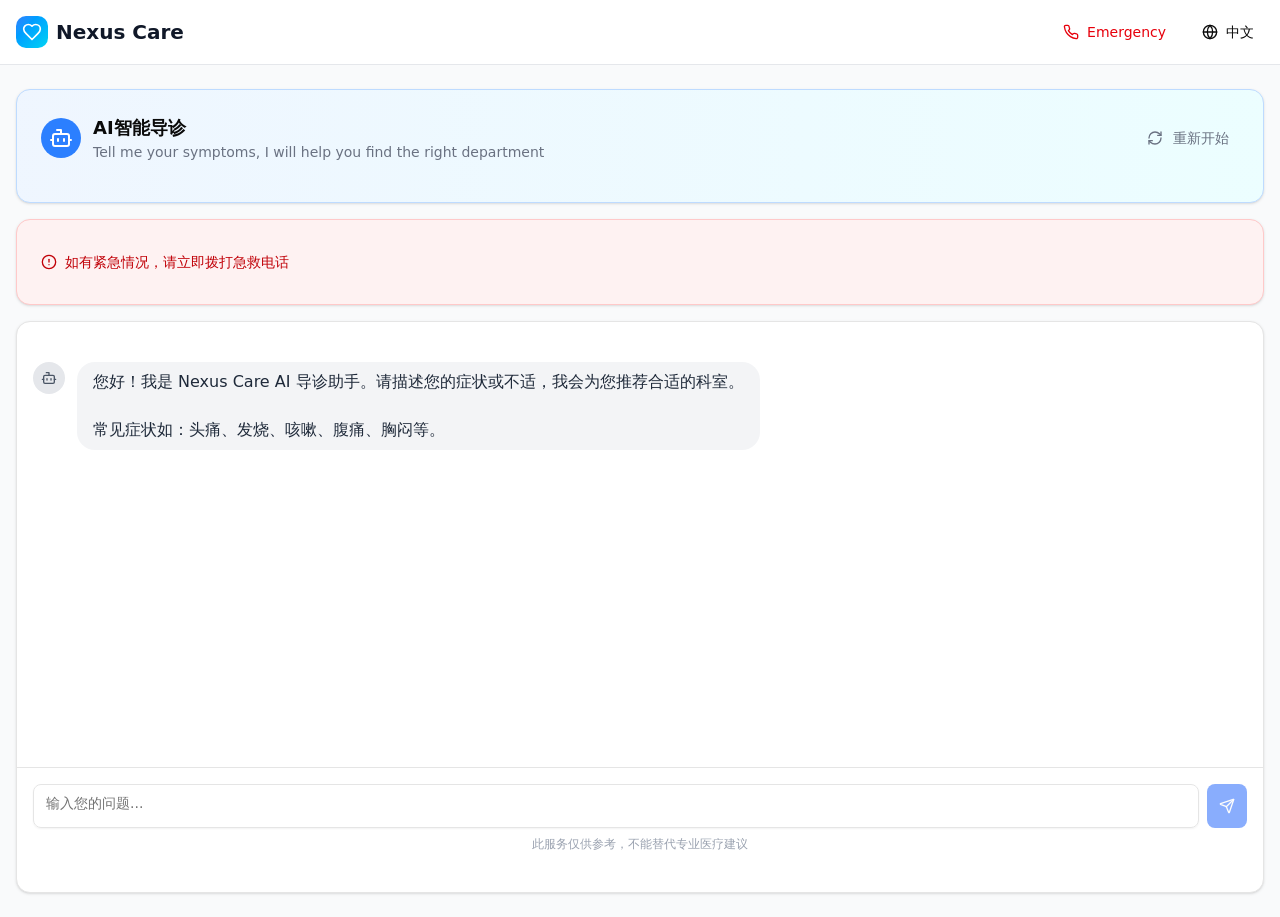
<file: consultation.html>
<!DOCTYPE html><!--YxKVkJBW4bkv39s5O_lVl--><html data-inspector-line="40" data-inspector-column="4" data-inspector-relative-path="src/app/layout.tsx" lang="en"><head><meta charSet="utf-8"/><meta name="viewport" content="width=device-width, initial-scale=1"/><link rel="stylesheet" href="./_next/static/chunks/c5130d19f561e0cd.css" data-precedence="next"/><link rel="preload" as="script" fetchPriority="low" href="./_next/static/chunks/208c16a37374cebf.js"/><script src="./_next/static/chunks/57fa2ca9516f6b96.js" async=""></script><script src="./_next/static/chunks/5adc9d47b8d40b4c.js" async=""></script><script src="./_next/static/chunks/344b924b9e1eb699.js" async=""></script><script src="./_next/static/chunks/turbopack-50801d2a01830534.js" async=""></script><script src="./_next/static/chunks/961a20556a84c773.js" async=""></script><script src="./_next/static/chunks/c8924eaf1bade8d5.js" async=""></script><script src="./_next/static/chunks/12ac064f071d9217.js" async=""></script><script src="./_next/static/chunks/2aa2f9d4af862c2e.js" async=""></script><script src="./_next/static/chunks/a5ccca8d02f4b6d5.js" async=""></script><script src="./_next/static/chunks/096d7bc7419a0e3d.js" async=""></script><script src="./_next/static/chunks/53aed37c0e94753e.js" async=""></script><script src="./_next/static/chunks/21ae7d593a8617b9.js" async=""></script><title>Nexus Care | International Medical AI Consultation</title><meta name="description" content="International Medical AI Bilingual Consultation &amp; Companion System - Your trusted healthcare assistant"/><meta name="author" content="Nexus Care Team"/><meta name="keywords" content="medical,healthcare,AI consultation,bilingual,companion care,international hospital,appointment booking"/><meta name="robots" content="index, follow"/><link rel="icon" href="/favicon.ico?favicon.0b3bf435.ico" sizes="256x256" type="image/x-icon"/><link rel="icon" href="/favicon.ico"/><script src="./_next/static/chunks/a6dad97d9634a72d.js" noModule=""></script></head><body data-inspector-line="41" data-inspector-column="6" data-inspector-relative-path="src/app/layout.tsx" class="antialiased"><div hidden=""><!--$--><!--/$--></div><div data-inspector-line="10" data-inspector-column="6" data-inspector-relative-path="src/components/main-layout.tsx" class="min-h-screen bg-gray-50 pb-20 md:pb-0"><header data-inspector-line="12" data-inspector-column="4" data-inspector-relative-path="src/components/header.tsx" class="bg-white border-b border-gray-200 sticky top-0 z-40"><div data-inspector-line="13" data-inspector-column="6" data-inspector-relative-path="src/components/header.tsx" class="container mx-auto px-4"><div data-inspector-line="14" data-inspector-column="8" data-inspector-relative-path="src/components/header.tsx" class="flex items-center justify-between h-14 md:h-16"><div data-inspector-line="16" data-inspector-column="10" data-inspector-relative-path="src/components/header.tsx" class="flex items-center gap-2"><div data-inspector-line="17" data-inspector-column="12" data-inspector-relative-path="src/components/header.tsx" class="w-8 h-8 bg-gradient-to-br from-blue-500 to-cyan-400 rounded-lg flex items-center justify-center"><svg xmlns="http://www.w3.org/2000/svg" width="24" height="24" viewBox="0 0 24 24" fill="none" stroke="currentColor" stroke-width="2" stroke-linecap="round" stroke-linejoin="round" class="lucide lucide-heart w-5 h-5 text-white" data-inspector-line="18" data-inspector-column="14" data-inspector-relative-path="src/components/header.tsx"><path d="M19 14c1.49-1.46 3-3.21 3-5.5A5.5 5.5 0 0 0 16.5 3c-1.76 0-3 .5-4.5 2-1.5-1.5-2.74-2-4.5-2A5.5 5.5 0 0 0 2 8.5c0 2.3 1.5 4.05 3 5.5l7 7Z"></path></svg></div><span data-inspector-line="20" data-inspector-column="12" data-inspector-relative-path="src/components/header.tsx" class="text-lg md:text-xl font-bold text-gray-900">Nexus Care</span></div><div data-inspector-line="26" data-inspector-column="10" data-inspector-relative-path="src/components/header.tsx" class="flex items-center gap-2 md:gap-4"><button data-inspector-line="28" data-inspector-column="12" data-inspector-relative-path="src/components/header.tsx" data-slot="button" data-variant="ghost" data-size="sm" class="items-center justify-center whitespace-nowrap text-sm font-medium transition-all disabled:pointer-events-none disabled:opacity-50 [&amp;_svg]:pointer-events-none [&amp;_svg:not([class*=&#x27;size-&#x27;])]:size-4 shrink-0 [&amp;_svg]:shrink-0 outline-none focus-visible:border-ring focus-visible:ring-ring/50 focus-visible:ring-[3px] aria-invalid:ring-destructive/20 dark:aria-invalid:ring-destructive/40 aria-invalid:border-destructive hover:bg-accent hover:text-accent-foreground dark:hover:bg-accent/50 h-8 rounded-md px-3 has-[&gt;svg]:px-2.5 hidden md:flex gap-2 text-red-600"><svg xmlns="http://www.w3.org/2000/svg" width="24" height="24" viewBox="0 0 24 24" fill="none" stroke="currentColor" stroke-width="2" stroke-linecap="round" stroke-linejoin="round" class="lucide lucide-phone w-4 h-4" data-inspector-line="29" data-inspector-column="14" data-inspector-relative-path="src/components/header.tsx"><path d="M22 16.92v3a2 2 0 0 1-2.18 2 19.79 19.79 0 0 1-8.63-3.07 19.5 19.5 0 0 1-6-6 19.79 19.79 0 0 1-3.07-8.67A2 2 0 0 1 4.11 2h3a2 2 0 0 1 2 1.72 12.84 12.84 0 0 0 .7 2.81 2 2 0 0 1-.45 2.11L8.09 9.91a16 16 0 0 0 6 6l1.27-1.27a2 2 0 0 1 2.11-.45 12.84 12.84 0 0 0 2.81.7A2 2 0 0 1 22 16.92z"></path></svg><span data-inspector-line="30" data-inspector-column="14" data-inspector-relative-path="src/components/header.tsx">Emergency</span></button><button data-inspector-line="19" data-inspector-column="8" data-inspector-relative-path="src/components/language-switcher.tsx" data-slot="dropdown-menu-trigger" data-variant="ghost" data-size="sm" class="inline-flex items-center justify-center whitespace-nowrap text-sm font-medium transition-all disabled:pointer-events-none disabled:opacity-50 [&amp;_svg]:pointer-events-none [&amp;_svg:not([class*=&#x27;size-&#x27;])]:size-4 shrink-0 [&amp;_svg]:shrink-0 outline-none focus-visible:border-ring focus-visible:ring-ring/50 focus-visible:ring-[3px] aria-invalid:ring-destructive/20 dark:aria-invalid:ring-destructive/40 aria-invalid:border-destructive hover:bg-accent hover:text-accent-foreground dark:hover:bg-accent/50 h-8 rounded-md px-3 has-[&gt;svg]:px-2.5 gap-2" type="button" id="radix-_R_adb_" aria-haspopup="menu" aria-expanded="false" data-state="closed"><svg xmlns="http://www.w3.org/2000/svg" width="24" height="24" viewBox="0 0 24 24" fill="none" stroke="currentColor" stroke-width="2" stroke-linecap="round" stroke-linejoin="round" class="lucide lucide-globe w-4 h-4" data-inspector-line="20" data-inspector-column="10" data-inspector-relative-path="src/components/language-switcher.tsx"><circle cx="12" cy="12" r="10"></circle><path d="M12 2a14.5 14.5 0 0 0 0 20 14.5 14.5 0 0 0 0-20"></path><path d="M2 12h20"></path></svg><span data-inspector-line="21" data-inspector-column="10" data-inspector-relative-path="src/components/language-switcher.tsx" class="font-medium">中文</span></button></div></div></div></header><main data-inspector-line="12" data-inspector-column="8" data-inspector-relative-path="src/components/main-layout.tsx" class="container mx-auto px-4 py-4 md:py-6"><div data-inspector-line="109" data-inspector-column="4" data-inspector-relative-path="src/app/consultation/page.tsx" class="flex flex-col h-[calc(100vh-8rem)] md:h-[calc(100vh-6rem)]"><div data-inspector-line="111" data-inspector-column="6" data-inspector-relative-path="src/app/consultation/page.tsx" data-slot="card" class="bg-card text-card-foreground flex flex-col gap-6 rounded-xl border py-6 shadow-sm mb-4 border-blue-200 bg-gradient-to-r from-blue-50 to-cyan-50"><div data-inspector-line="112" data-inspector-column="8" data-inspector-relative-path="src/app/consultation/page.tsx" data-slot="card-header" class="@container/card-header grid auto-rows-min grid-rows-[auto_auto] items-start gap-2 px-6 has-data-[slot=card-action]:grid-cols-[1fr_auto] [.border-b]:pb-6 pb-2"><div data-inspector-line="113" data-inspector-column="10" data-inspector-relative-path="src/app/consultation/page.tsx" class="flex items-center justify-between"><div data-inspector-line="114" data-inspector-column="12" data-inspector-relative-path="src/app/consultation/page.tsx" class="flex items-center gap-3"><div data-inspector-line="115" data-inspector-column="14" data-inspector-relative-path="src/app/consultation/page.tsx" class="w-10 h-10 bg-blue-500 rounded-full flex items-center justify-center"><svg xmlns="http://www.w3.org/2000/svg" width="24" height="24" viewBox="0 0 24 24" fill="none" stroke="currentColor" stroke-width="2" stroke-linecap="round" stroke-linejoin="round" class="lucide lucide-bot w-6 h-6 text-white" data-inspector-line="116" data-inspector-column="16" data-inspector-relative-path="src/app/consultation/page.tsx"><path d="M12 8V4H8"></path><rect width="16" height="12" x="4" y="8" rx="2"></rect><path d="M2 14h2"></path><path d="M20 14h2"></path><path d="M15 13v2"></path><path d="M9 13v2"></path></svg></div><div data-inspector-line="118" data-inspector-column="14" data-inspector-relative-path="src/app/consultation/page.tsx"><div data-inspector-line="119" data-inspector-column="16" data-inspector-relative-path="src/app/consultation/page.tsx" data-slot="card-title" class="font-semibold text-lg">AI智能导诊</div><p data-inspector-line="120" data-inspector-column="16" data-inspector-relative-path="src/app/consultation/page.tsx" class="text-sm text-gray-500">Tell me your symptoms, I will help you find the right department</p></div></div><button data-inspector-line="123" data-inspector-column="12" data-inspector-relative-path="src/app/consultation/page.tsx" data-slot="button" data-variant="ghost" data-size="sm" class="inline-flex items-center justify-center whitespace-nowrap text-sm font-medium transition-all disabled:pointer-events-none disabled:opacity-50 [&amp;_svg]:pointer-events-none [&amp;_svg:not([class*=&#x27;size-&#x27;])]:size-4 shrink-0 [&amp;_svg]:shrink-0 outline-none focus-visible:border-ring focus-visible:ring-ring/50 focus-visible:ring-[3px] aria-invalid:ring-destructive/20 dark:aria-invalid:ring-destructive/40 aria-invalid:border-destructive hover:bg-accent hover:text-accent-foreground dark:hover:bg-accent/50 h-8 rounded-md gap-1.5 px-3 has-[&gt;svg]:px-2.5 text-gray-500"><svg xmlns="http://www.w3.org/2000/svg" width="24" height="24" viewBox="0 0 24 24" fill="none" stroke="currentColor" stroke-width="2" stroke-linecap="round" stroke-linejoin="round" class="lucide lucide-refresh-cw w-4 h-4 mr-1" data-inspector-line="124" data-inspector-column="14" data-inspector-relative-path="src/app/consultation/page.tsx"><path d="M3 12a9 9 0 0 1 9-9 9.75 9.75 0 0 1 6.74 2.74L21 8"></path><path d="M21 3v5h-5"></path><path d="M21 12a9 9 0 0 1-9 9 9.75 9.75 0 0 1-6.74-2.74L3 16"></path><path d="M8 16H3v5"></path></svg>重新开始</button></div></div></div><div data-inspector-line="132" data-inspector-column="6" data-inspector-relative-path="src/app/consultation/page.tsx" data-slot="card" class="text-card-foreground flex flex-col gap-6 rounded-xl border py-6 shadow-sm mb-4 bg-red-50 border-red-200"><div data-inspector-line="133" data-inspector-column="8" data-inspector-relative-path="src/app/consultation/page.tsx" data-slot="card-content" class="px-6 flex items-center gap-2 py-2 text-red-700"><svg xmlns="http://www.w3.org/2000/svg" width="24" height="24" viewBox="0 0 24 24" fill="none" stroke="currentColor" stroke-width="2" stroke-linecap="round" stroke-linejoin="round" class="lucide lucide-circle-alert w-4 h-4" data-inspector-line="134" data-inspector-column="10" data-inspector-relative-path="src/app/consultation/page.tsx"><circle cx="12" cy="12" r="10"></circle><line x1="12" x2="12" y1="8" y2="12"></line><line x1="12" x2="12.01" y1="16" y2="16"></line></svg><span data-inspector-line="135" data-inspector-column="10" data-inspector-relative-path="src/app/consultation/page.tsx" class="text-sm">如有紧急情况，请立即拨打急救电话</span></div></div><div data-inspector-line="140" data-inspector-column="6" data-inspector-relative-path="src/app/consultation/page.tsx" data-slot="card" class="bg-card text-card-foreground gap-6 rounded-xl border py-6 shadow-sm flex-1 flex flex-col overflow-hidden"><div dir="ltr" data-inspector-line="141" data-inspector-column="8" data-inspector-relative-path="src/app/consultation/page.tsx" data-slot="scroll-area" class="relative flex-1 p-4" style="position:relative;--radix-scroll-area-corner-width:0px;--radix-scroll-area-corner-height:0px"><style>[data-radix-scroll-area-viewport]{scrollbar-width:none;-ms-overflow-style:none;-webkit-overflow-scrolling:touch;}[data-radix-scroll-area-viewport]::-webkit-scrollbar{display:none}</style><div data-radix-scroll-area-viewport="" data-inspector-line="19" data-inspector-column="6" data-inspector-relative-path="src/components/ui/scroll-area.tsx" data-slot="scroll-area-viewport" class="focus-visible:ring-ring/50 size-full rounded-[inherit] transition-[color,box-shadow] outline-none focus-visible:ring-[3px] focus-visible:outline-1" style="overflow-x:hidden;overflow-y:hidden"><div style="min-width:100%;display:table"><div data-inspector-line="142" data-inspector-column="10" data-inspector-relative-path="src/app/consultation/page.tsx" class="space-y-4"></div></div></div></div><div data-inspector-line="164" data-inspector-column="8" data-inspector-relative-path="src/app/consultation/page.tsx" class="border-t p-4 bg-white"><div data-inspector-line="165" data-inspector-column="10" data-inspector-relative-path="src/app/consultation/page.tsx" class="flex gap-2"><textarea data-inspector-line="166" data-inspector-column="12" data-inspector-relative-path="src/app/consultation/page.tsx" data-slot="textarea" class="border-input placeholder:text-muted-foreground focus-visible:border-ring focus-visible:ring-ring/50 aria-invalid:ring-destructive/20 dark:aria-invalid:ring-destructive/40 aria-invalid:border-destructive dark:bg-input/30 flex field-sizing-content w-full rounded-md border bg-transparent px-3 py-2 text-base shadow-xs transition-[color,box-shadow] outline-none focus-visible:ring-[3px] disabled:cursor-not-allowed disabled:opacity-50 md:text-sm min-h-[44px] max-h-[120px] resize-none" placeholder="输入您的问题..."></textarea><button data-inspector-line="175" data-inspector-column="12" data-inspector-relative-path="src/app/consultation/page.tsx" data-slot="button" data-variant="default" data-size="default" class="inline-flex items-center justify-center gap-2 whitespace-nowrap rounded-md text-sm font-medium transition-all disabled:pointer-events-none disabled:opacity-50 [&amp;_svg]:pointer-events-none [&amp;_svg:not([class*=&#x27;size-&#x27;])]:size-4 shrink-0 [&amp;_svg]:shrink-0 outline-none focus-visible:border-ring focus-visible:ring-ring/50 focus-visible:ring-[3px] aria-invalid:ring-destructive/20 dark:aria-invalid:ring-destructive/40 aria-invalid:border-destructive text-primary-foreground py-2 has-[&gt;svg]:px-3 h-auto px-4 bg-blue-600 hover:bg-blue-700" disabled=""><svg xmlns="http://www.w3.org/2000/svg" width="24" height="24" viewBox="0 0 24 24" fill="none" stroke="currentColor" stroke-width="2" stroke-linecap="round" stroke-linejoin="round" class="lucide lucide-send w-5 h-5" data-inspector-line="176" data-inspector-column="14" data-inspector-relative-path="src/app/consultation/page.tsx"><path d="M14.536 21.686a.5.5 0 0 0 .937-.024l6.5-19a.496.496 0 0 0-.635-.635l-19 6.5a.5.5 0 0 0-.024.937l7.93 3.18a2 2 0 0 1 1.112 1.11z"></path><path d="m21.854 2.147-10.94 10.939"></path></svg></button></div><p data-inspector-line="179" data-inspector-column="10" data-inspector-relative-path="src/app/consultation/page.tsx" class="text-xs text-gray-400 mt-2 text-center">此服务仅供参考，不能替代专业医疗建议</p></div></div></div><!--$--><!--/$--></main><nav data-inspector-line="23" data-inspector-column="4" data-inspector-relative-path="src/components/bottom-nav.tsx" class="fixed bottom-0 left-0 right-0 z-50 bg-white border-t border-gray-200 md:hidden"><div data-inspector-line="24" data-inspector-column="6" data-inspector-relative-path="src/components/bottom-nav.tsx" class="flex justify-around items-center h-16 px-2"><a data-inspector-line="30" data-inspector-column="12" data-inspector-relative-path="src/components/bottom-nav.tsx" class="flex flex-col items-center justify-center flex-1 h-full transition-colors text-gray-500 hover:text-gray-700" href="/"><svg xmlns="http://www.w3.org/2000/svg" width="24" height="24" viewBox="0 0 24 24" fill="none" stroke="currentColor" stroke-width="2" stroke-linecap="round" stroke-linejoin="round" class="lucide lucide-house w-5 h-5" data-inspector-line="40" data-inspector-column="14" data-inspector-relative-path="src/components/bottom-nav.tsx"><path d="M15 21v-8a1 1 0 0 0-1-1h-4a1 1 0 0 0-1 1v8"></path><path d="M3 10a2 2 0 0 1 .709-1.528l7-5.999a2 2 0 0 1 2.582 0l7 5.999A2 2 0 0 1 21 10v9a2 2 0 0 1-2 2H5a2 2 0 0 1-2-2z"></path></svg><span data-inspector-line="41" data-inspector-column="14" data-inspector-relative-path="src/components/bottom-nav.tsx" class="text-xs mt-1 truncate max-w-full">首页</span></a><a data-inspector-line="30" data-inspector-column="12" data-inspector-relative-path="src/components/bottom-nav.tsx" class="flex flex-col items-center justify-center flex-1 h-full transition-colors text-blue-600" href="/consultation"><svg xmlns="http://www.w3.org/2000/svg" width="24" height="24" viewBox="0 0 24 24" fill="none" stroke="currentColor" stroke-width="2" stroke-linecap="round" stroke-linejoin="round" class="lucide lucide-message-circle w-5 h-5" data-inspector-line="40" data-inspector-column="14" data-inspector-relative-path="src/components/bottom-nav.tsx"><path d="M7.9 20A9 9 0 1 0 4 16.1L2 22Z"></path></svg><span data-inspector-line="41" data-inspector-column="14" data-inspector-relative-path="src/components/bottom-nav.tsx" class="text-xs mt-1 truncate max-w-full">AI导诊</span></a><a data-inspector-line="30" data-inspector-column="12" data-inspector-relative-path="src/components/bottom-nav.tsx" class="flex flex-col items-center justify-center flex-1 h-full transition-colors text-gray-500 hover:text-gray-700" href="/appointment"><svg xmlns="http://www.w3.org/2000/svg" width="24" height="24" viewBox="0 0 24 24" fill="none" stroke="currentColor" stroke-width="2" stroke-linecap="round" stroke-linejoin="round" class="lucide lucide-calendar w-5 h-5" data-inspector-line="40" data-inspector-column="14" data-inspector-relative-path="src/components/bottom-nav.tsx"><path d="M8 2v4"></path><path d="M16 2v4"></path><rect width="18" height="18" x="3" y="4" rx="2"></rect><path d="M3 10h18"></path></svg><span data-inspector-line="41" data-inspector-column="14" data-inspector-relative-path="src/components/bottom-nav.tsx" class="text-xs mt-1 truncate max-w-full">预约挂号</span></a><a data-inspector-line="30" data-inspector-column="12" data-inspector-relative-path="src/components/bottom-nav.tsx" class="flex flex-col items-center justify-center flex-1 h-full transition-colors text-gray-500 hover:text-gray-700" href="/companion"><svg xmlns="http://www.w3.org/2000/svg" width="24" height="24" viewBox="0 0 24 24" fill="none" stroke="currentColor" stroke-width="2" stroke-linecap="round" stroke-linejoin="round" class="lucide lucide-users w-5 h-5" data-inspector-line="40" data-inspector-column="14" data-inspector-relative-path="src/components/bottom-nav.tsx"><path d="M16 21v-2a4 4 0 0 0-4-4H6a4 4 0 0 0-4 4v2"></path><circle cx="9" cy="7" r="4"></circle><path d="M22 21v-2a4 4 0 0 0-3-3.87"></path><path d="M16 3.13a4 4 0 0 1 0 7.75"></path></svg><span data-inspector-line="41" data-inspector-column="14" data-inspector-relative-path="src/components/bottom-nav.tsx" class="text-xs mt-1 truncate max-w-full">陪护照料</span></a><a data-inspector-line="30" data-inspector-column="12" data-inspector-relative-path="src/components/bottom-nav.tsx" class="flex flex-col items-center justify-center flex-1 h-full transition-colors text-gray-500 hover:text-gray-700" href="/records"><svg xmlns="http://www.w3.org/2000/svg" width="24" height="24" viewBox="0 0 24 24" fill="none" stroke="currentColor" stroke-width="2" stroke-linecap="round" stroke-linejoin="round" class="lucide lucide-file-text w-5 h-5" data-inspector-line="40" data-inspector-column="14" data-inspector-relative-path="src/components/bottom-nav.tsx"><path d="M15 2H6a2 2 0 0 0-2 2v16a2 2 0 0 0 2 2h12a2 2 0 0 0 2-2V7Z"></path><path d="M14 2v4a2 2 0 0 0 2 2h4"></path><path d="M10 9H8"></path><path d="M16 13H8"></path><path d="M16 17H8"></path></svg><span data-inspector-line="41" data-inspector-column="14" data-inspector-relative-path="src/components/bottom-nav.tsx" class="text-xs mt-1 truncate max-w-full">健康档案</span></a><a data-inspector-line="30" data-inspector-column="12" data-inspector-relative-path="src/components/bottom-nav.tsx" class="flex flex-col items-center justify-center flex-1 h-full transition-colors text-gray-500 hover:text-gray-700" href="/profile"><svg xmlns="http://www.w3.org/2000/svg" width="24" height="24" viewBox="0 0 24 24" fill="none" stroke="currentColor" stroke-width="2" stroke-linecap="round" stroke-linejoin="round" class="lucide lucide-user w-5 h-5" data-inspector-line="40" data-inspector-column="14" data-inspector-relative-path="src/components/bottom-nav.tsx"><path d="M19 21v-2a4 4 0 0 0-4-4H9a4 4 0 0 0-4 4v2"></path><circle cx="12" cy="7" r="4"></circle></svg><span data-inspector-line="41" data-inspector-column="14" data-inspector-relative-path="src/components/bottom-nav.tsx" class="text-xs mt-1 truncate max-w-full">个人中心</span></a></div></nav></div><script src="./_next/static/chunks/208c16a37374cebf.js" id="_R_" async=""></script><script>(self.__next_f=self.__next_f||[]).push([0])</script><script>self.__next_f.push([1,"1:\"$Sreact.fragment\"\n2:I[20125,[\"./_next/static/chunks/961a20556a84c773.js\",\"./_next/static/chunks/c8924eaf1bade8d5.js\",\"./_next/static/chunks/12ac064f071d9217.js\",\"./_next/static/chunks/2aa2f9d4af862c2e.js\",\"./_next/static/chunks/a5ccca8d02f4b6d5.js\"],\"Inspector\"]\n3:I[1262,[\"./_next/static/chunks/961a20556a84c773.js\",\"./_next/static/chunks/c8924eaf1bade8d5.js\",\"./_next/static/chunks/12ac064f071d9217.js\",\"./_next/static/chunks/2aa2f9d4af862c2e.js\",\"./_next/static/chunks/a5ccca8d02f4b6d5.js\"],\"MainLayout\"]\n4:I[20365,[\"./_next/static/chunks/096d7bc7419a0e3d.js\",\"./_next/static/chunks/53aed37c0e94753e.js\"],\"default\"]\n5:I[52526,[\"./_next/static/chunks/096d7bc7419a0e3d.js\",\"./_next/static/chunks/53aed37c0e94753e.js\"],\"default\"]\n6:I[5839,[\"./_next/static/chunks/096d7bc7419a0e3d.js\",\"./_next/static/chunks/53aed37c0e94753e.js\"],\"ClientPageRoot\"]\n7:I[45269,[\"./_next/static/chunks/961a20556a84c773.js\",\"./_next/static/chunks/c8924eaf1bade8d5.js\",\"./_next/static/chunks/12ac064f071d9217.js\",\"./_next/static/chunks/2aa2f9d4af862c2e.js\",\"./_next/static/chunks/a5ccca8d02f4b6d5.js\",\"./_next/static/chunks/21ae7d593a8617b9.js\"],\"default\"]\na:I[96118,[\"./_next/static/chunks/096d7bc7419a0e3d.js\",\"./_next/static/chunks/53aed37c0e94753e.js\"],\"OutletBoundary\"]\nb:\"$Sreact.suspense\"\nd:I[96118,[\"./_next/static/chunks/096d7bc7419a0e3d.js\",\"./_next/static/chunks/53aed37c0e94753e.js\"],\"ViewportBoundary\"]\nf:I[96118,[\"./_next/static/chunks/096d7bc7419a0e3d.js\",\"./_next/static/chunks/53aed37c0e94753e.js\"],\"MetadataBoundary\"]\n11:I[67833,[],\"default\"]\n:HL[\"./_next/static/chunks/c5130d19f561e0cd.css\",\"style\"]\n"])</script><script>self.__next_f.push([1,"0:{\"P\":null,\"b\":\"YxKVkJBW4bkv39s5O_lVl\",\"c\":[\"\",\"consultation\"],\"q\":\"\",\"i\":false,\"f\":[[[\"\",{\"children\":[\"consultation\",{\"children\":[\"__PAGE__\",{}]}]},\"$undefined\",\"$undefined\",true],[[\"$\",\"$1\",\"c\",{\"children\":[[[\"$\",\"link\",\"0\",{\"rel\":\"stylesheet\",\"href\":\"./_next/static/chunks/c5130d19f561e0cd.css\",\"precedence\":\"next\",\"crossOrigin\":\"$undefined\",\"nonce\":\"$undefined\"}],[\"$\",\"script\",\"script-0\",{\"src\":\"./_next/static/chunks/961a20556a84c773.js\",\"async\":true,\"nonce\":\"$undefined\"}],[\"$\",\"script\",\"script-1\",{\"src\":\"./_next/static/chunks/c8924eaf1bade8d5.js\",\"async\":true,\"nonce\":\"$undefined\"}],[\"$\",\"script\",\"script-2\",{\"src\":\"./_next/static/chunks/12ac064f071d9217.js\",\"async\":true,\"nonce\":\"$undefined\"}],[\"$\",\"script\",\"script-3\",{\"src\":\"./_next/static/chunks/2aa2f9d4af862c2e.js\",\"async\":true,\"nonce\":\"$undefined\"}],[\"$\",\"script\",\"script-4\",{\"src\":\"./_next/static/chunks/a5ccca8d02f4b6d5.js\",\"async\":true,\"nonce\":\"$undefined\"}]],[\"$\",\"html\",null,{\"data-inspector-line\":\"40\",\"data-inspector-column\":\"4\",\"data-inspector-relative-path\":\"src/app/layout.tsx\",\"lang\":\"en\",\"children\":[\"$\",\"body\",null,{\"data-inspector-line\":\"41\",\"data-inspector-column\":\"6\",\"data-inspector-relative-path\":\"src/app/layout.tsx\",\"className\":\"antialiased\",\"children\":[[\"$\",\"$L2\",null,{\"data-inspector-line\":\"42\",\"data-inspector-column\":\"18\",\"data-inspector-relative-path\":\"src/app/layout.tsx\"}],[\"$\",\"$L3\",null,{\"data-inspector-line\":\"43\",\"data-inspector-column\":\"8\",\"data-inspector-relative-path\":\"src/app/layout.tsx\",\"children\":[\"$\",\"$L4\",null,{\"parallelRouterKey\":\"children\",\"error\":\"$undefined\",\"errorStyles\":\"$undefined\",\"errorScripts\":\"$undefined\",\"template\":[\"$\",\"$L5\",null,{}],\"templateStyles\":\"$undefined\",\"templateScripts\":\"$undefined\",\"notFound\":[[[\"$\",\"title\",null,{\"children\":\"404: This page could not be found.\"}],[\"$\",\"div\",null,{\"style\":{\"fontFamily\":\"system-ui,\\\"Segoe UI\\\",Roboto,Helvetica,Arial,sans-serif,\\\"Apple Color Emoji\\\",\\\"Segoe UI Emoji\\\"\",\"height\":\"100vh\",\"textAlign\":\"center\",\"display\":\"flex\",\"flexDirection\":\"column\",\"alignItems\":\"center\",\"justifyContent\":\"center\"},\"children\":[\"$\",\"div\",null,{\"children\":[[\"$\",\"style\",null,{\"dangerouslySetInnerHTML\":{\"__html\":\"body{color:#000;background:#fff;margin:0}.next-error-h1{border-right:1px solid rgba(0,0,0,.3)}@media (prefers-color-scheme:dark){body{color:#fff;background:#000}.next-error-h1{border-right:1px solid rgba(255,255,255,.3)}}\"}}],[\"$\",\"h1\",null,{\"className\":\"next-error-h1\",\"style\":{\"display\":\"inline-block\",\"margin\":\"0 20px 0 0\",\"padding\":\"0 23px 0 0\",\"fontSize\":24,\"fontWeight\":500,\"verticalAlign\":\"top\",\"lineHeight\":\"49px\"},\"children\":404}],[\"$\",\"div\",null,{\"style\":{\"display\":\"inline-block\"},\"children\":[\"$\",\"h2\",null,{\"style\":{\"fontSize\":14,\"fontWeight\":400,\"lineHeight\":\"49px\",\"margin\":0},\"children\":\"This page could not be found.\"}]}]]}]}]],[]],\"forbidden\":\"$undefined\",\"unauthorized\":\"$undefined\"}]}]]}]}]]}],{\"children\":[[\"$\",\"$1\",\"c\",{\"children\":[null,[\"$\",\"$L4\",null,{\"parallelRouterKey\":\"children\",\"error\":\"$undefined\",\"errorStyles\":\"$undefined\",\"errorScripts\":\"$undefined\",\"template\":[\"$\",\"$L5\",null,{}],\"templateStyles\":\"$undefined\",\"templateScripts\":\"$undefined\",\"notFound\":\"$undefined\",\"forbidden\":\"$undefined\",\"unauthorized\":\"$undefined\"}]]}],{\"children\":[[\"$\",\"$1\",\"c\",{\"children\":[[\"$\",\"$L6\",null,{\"Component\":\"$7\",\"serverProvidedParams\":{\"searchParams\":{},\"params\":{},\"promises\":[\"$@8\",\"$@9\"]}}],[[\"$\",\"script\",\"script-0\",{\"src\":\"./_next/static/chunks/21ae7d593a8617b9.js\",\"async\":true,\"nonce\":\"$undefined\"}]],[\"$\",\"$La\",null,{\"children\":[\"$\",\"$b\",null,{\"name\":\"Next.MetadataOutlet\",\"children\":\"$@c\"}]}]]}],{},null,false,false]},null,false,false]},null,false,false],[\"$\",\"$1\",\"h\",{\"children\":[null,[\"$\",\"$Ld\",null,{\"children\":\"$Le\"}],[\"$\",\"div\",null,{\"hidden\":true,\"children\":[\"$\",\"$Lf\",null,{\"children\":[\"$\",\"$b\",null,{\"name\":\"Next.Metadata\",\"children\":\"$L10\"}]}]}],null]}],false]],\"m\":\"$undefined\",\"G\":[\"$11\",[]],\"S\":true}\n"])</script><script>self.__next_f.push([1,"8:{}\n9:\"$0:f:0:1:1:children:1:children:0:props:children:0:props:serverProvidedParams:params\"\n"])</script><script>self.__next_f.push([1,"e:[[\"$\",\"meta\",\"0\",{\"charSet\":\"utf-8\"}],[\"$\",\"meta\",\"1\",{\"name\":\"viewport\",\"content\":\"width=device-width, initial-scale=1\"}]]\n"])</script><script>self.__next_f.push([1,"12:I[31228,[\"./_next/static/chunks/096d7bc7419a0e3d.js\",\"./_next/static/chunks/53aed37c0e94753e.js\"],\"IconMark\"]\nc:null\n10:[[\"$\",\"title\",\"0\",{\"children\":\"Nexus Care | International Medical AI Consultation\"}],[\"$\",\"meta\",\"1\",{\"name\":\"description\",\"content\":\"International Medical AI Bilingual Consultation \u0026 Companion System - Your trusted healthcare assistant\"}],[\"$\",\"meta\",\"2\",{\"name\":\"author\",\"content\":\"Nexus Care Team\"}],[\"$\",\"meta\",\"3\",{\"name\":\"keywords\",\"content\":\"medical,healthcare,AI consultation,bilingual,companion care,international hospital,appointment booking\"}],[\"$\",\"meta\",\"4\",{\"name\":\"robots\",\"content\":\"index, follow\"}],[\"$\",\"link\",\"5\",{\"rel\":\"icon\",\"href\":\"/favicon.ico?favicon.0b3bf435.ico\",\"sizes\":\"256x256\",\"type\":\"image/x-icon\"}],[\"$\",\"link\",\"6\",{\"rel\":\"icon\",\"href\":\"/favicon.ico\"}],[\"$\",\"$L12\",\"7\",{}]]\n"])</script></body></html>
</file>
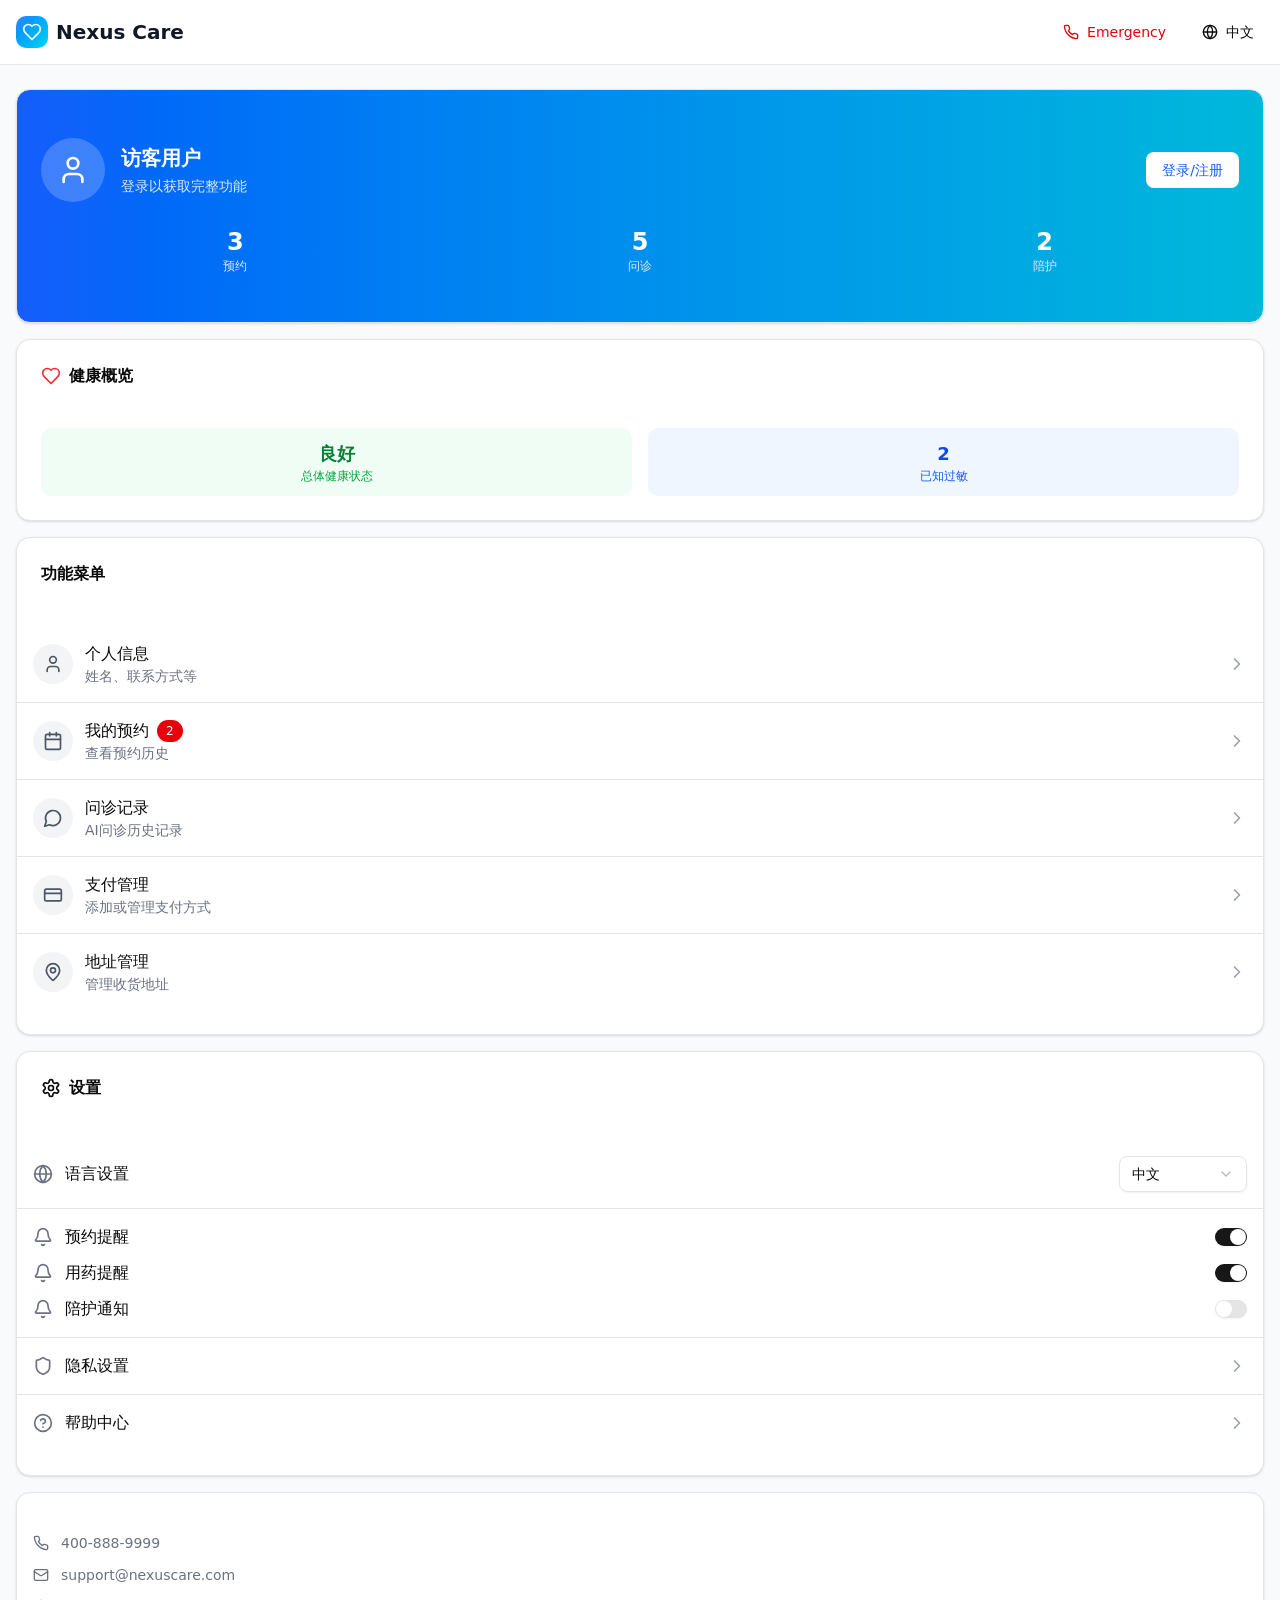
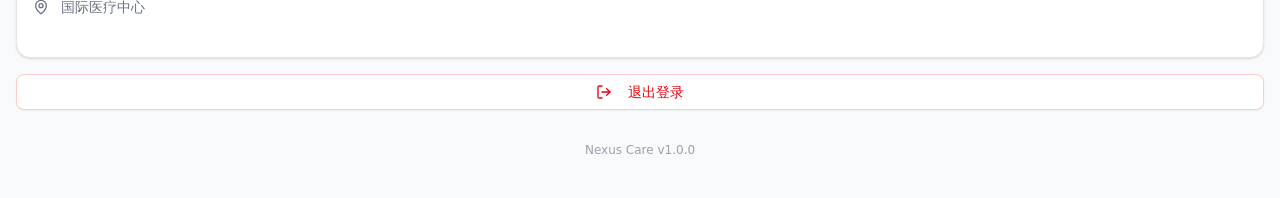
<file: profile.html>
<!DOCTYPE html><!--YxKVkJBW4bkv39s5O_lVl--><html data-inspector-line="40" data-inspector-column="4" data-inspector-relative-path="src/app/layout.tsx" lang="en"><head><meta charSet="utf-8"/><meta name="viewport" content="width=device-width, initial-scale=1"/><link rel="stylesheet" href="./_next/static/chunks/c5130d19f561e0cd.css" data-precedence="next"/><link rel="preload" as="script" fetchPriority="low" href="./_next/static/chunks/208c16a37374cebf.js"/><script src="./_next/static/chunks/57fa2ca9516f6b96.js" async=""></script><script src="./_next/static/chunks/5adc9d47b8d40b4c.js" async=""></script><script src="./_next/static/chunks/344b924b9e1eb699.js" async=""></script><script src="./_next/static/chunks/turbopack-50801d2a01830534.js" async=""></script><script src="./_next/static/chunks/961a20556a84c773.js" async=""></script><script src="./_next/static/chunks/c8924eaf1bade8d5.js" async=""></script><script src="./_next/static/chunks/12ac064f071d9217.js" async=""></script><script src="./_next/static/chunks/2aa2f9d4af862c2e.js" async=""></script><script src="./_next/static/chunks/a5ccca8d02f4b6d5.js" async=""></script><script src="./_next/static/chunks/096d7bc7419a0e3d.js" async=""></script><script src="./_next/static/chunks/53aed37c0e94753e.js" async=""></script><script src="./_next/static/chunks/c89095a038f5ebfc.js" async=""></script><script src="./_next/static/chunks/be0cfc8d992802d0.js" async=""></script><title>Nexus Care | International Medical AI Consultation</title><meta name="description" content="International Medical AI Bilingual Consultation &amp; Companion System - Your trusted healthcare assistant"/><meta name="author" content="Nexus Care Team"/><meta name="keywords" content="medical,healthcare,AI consultation,bilingual,companion care,international hospital,appointment booking"/><meta name="robots" content="index, follow"/><link rel="icon" href="/favicon.ico?favicon.0b3bf435.ico" sizes="256x256" type="image/x-icon"/><link rel="icon" href="/favicon.ico"/><script src="./_next/static/chunks/a6dad97d9634a72d.js" noModule=""></script></head><body data-inspector-line="41" data-inspector-column="6" data-inspector-relative-path="src/app/layout.tsx" class="antialiased"><div hidden=""><!--$--><!--/$--></div><div data-inspector-line="10" data-inspector-column="6" data-inspector-relative-path="src/components/main-layout.tsx" class="min-h-screen bg-gray-50 pb-20 md:pb-0"><header data-inspector-line="12" data-inspector-column="4" data-inspector-relative-path="src/components/header.tsx" class="bg-white border-b border-gray-200 sticky top-0 z-40"><div data-inspector-line="13" data-inspector-column="6" data-inspector-relative-path="src/components/header.tsx" class="container mx-auto px-4"><div data-inspector-line="14" data-inspector-column="8" data-inspector-relative-path="src/components/header.tsx" class="flex items-center justify-between h-14 md:h-16"><div data-inspector-line="16" data-inspector-column="10" data-inspector-relative-path="src/components/header.tsx" class="flex items-center gap-2"><div data-inspector-line="17" data-inspector-column="12" data-inspector-relative-path="src/components/header.tsx" class="w-8 h-8 bg-gradient-to-br from-blue-500 to-cyan-400 rounded-lg flex items-center justify-center"><svg xmlns="http://www.w3.org/2000/svg" width="24" height="24" viewBox="0 0 24 24" fill="none" stroke="currentColor" stroke-width="2" stroke-linecap="round" stroke-linejoin="round" class="lucide lucide-heart w-5 h-5 text-white" data-inspector-line="18" data-inspector-column="14" data-inspector-relative-path="src/components/header.tsx"><path d="M19 14c1.49-1.46 3-3.21 3-5.5A5.5 5.5 0 0 0 16.5 3c-1.76 0-3 .5-4.5 2-1.5-1.5-2.74-2-4.5-2A5.5 5.5 0 0 0 2 8.5c0 2.3 1.5 4.05 3 5.5l7 7Z"></path></svg></div><span data-inspector-line="20" data-inspector-column="12" data-inspector-relative-path="src/components/header.tsx" class="text-lg md:text-xl font-bold text-gray-900">Nexus Care</span></div><div data-inspector-line="26" data-inspector-column="10" data-inspector-relative-path="src/components/header.tsx" class="flex items-center gap-2 md:gap-4"><button data-inspector-line="28" data-inspector-column="12" data-inspector-relative-path="src/components/header.tsx" data-slot="button" data-variant="ghost" data-size="sm" class="items-center justify-center whitespace-nowrap text-sm font-medium transition-all disabled:pointer-events-none disabled:opacity-50 [&amp;_svg]:pointer-events-none [&amp;_svg:not([class*=&#x27;size-&#x27;])]:size-4 shrink-0 [&amp;_svg]:shrink-0 outline-none focus-visible:border-ring focus-visible:ring-ring/50 focus-visible:ring-[3px] aria-invalid:ring-destructive/20 dark:aria-invalid:ring-destructive/40 aria-invalid:border-destructive hover:bg-accent hover:text-accent-foreground dark:hover:bg-accent/50 h-8 rounded-md px-3 has-[&gt;svg]:px-2.5 hidden md:flex gap-2 text-red-600"><svg xmlns="http://www.w3.org/2000/svg" width="24" height="24" viewBox="0 0 24 24" fill="none" stroke="currentColor" stroke-width="2" stroke-linecap="round" stroke-linejoin="round" class="lucide lucide-phone w-4 h-4" data-inspector-line="29" data-inspector-column="14" data-inspector-relative-path="src/components/header.tsx"><path d="M22 16.92v3a2 2 0 0 1-2.18 2 19.79 19.79 0 0 1-8.63-3.07 19.5 19.5 0 0 1-6-6 19.79 19.79 0 0 1-3.07-8.67A2 2 0 0 1 4.11 2h3a2 2 0 0 1 2 1.72 12.84 12.84 0 0 0 .7 2.81 2 2 0 0 1-.45 2.11L8.09 9.91a16 16 0 0 0 6 6l1.27-1.27a2 2 0 0 1 2.11-.45 12.84 12.84 0 0 0 2.81.7A2 2 0 0 1 22 16.92z"></path></svg><span data-inspector-line="30" data-inspector-column="14" data-inspector-relative-path="src/components/header.tsx">Emergency</span></button><button data-inspector-line="19" data-inspector-column="8" data-inspector-relative-path="src/components/language-switcher.tsx" data-slot="dropdown-menu-trigger" data-variant="ghost" data-size="sm" class="inline-flex items-center justify-center whitespace-nowrap text-sm font-medium transition-all disabled:pointer-events-none disabled:opacity-50 [&amp;_svg]:pointer-events-none [&amp;_svg:not([class*=&#x27;size-&#x27;])]:size-4 shrink-0 [&amp;_svg]:shrink-0 outline-none focus-visible:border-ring focus-visible:ring-ring/50 focus-visible:ring-[3px] aria-invalid:ring-destructive/20 dark:aria-invalid:ring-destructive/40 aria-invalid:border-destructive hover:bg-accent hover:text-accent-foreground dark:hover:bg-accent/50 h-8 rounded-md px-3 has-[&gt;svg]:px-2.5 gap-2" type="button" id="radix-_R_adb_" aria-haspopup="menu" aria-expanded="false" data-state="closed"><svg xmlns="http://www.w3.org/2000/svg" width="24" height="24" viewBox="0 0 24 24" fill="none" stroke="currentColor" stroke-width="2" stroke-linecap="round" stroke-linejoin="round" class="lucide lucide-globe w-4 h-4" data-inspector-line="20" data-inspector-column="10" data-inspector-relative-path="src/components/language-switcher.tsx"><circle cx="12" cy="12" r="10"></circle><path d="M12 2a14.5 14.5 0 0 0 0 20 14.5 14.5 0 0 0 0-20"></path><path d="M2 12h20"></path></svg><span data-inspector-line="21" data-inspector-column="10" data-inspector-relative-path="src/components/language-switcher.tsx" class="font-medium">中文</span></button></div></div></div></header><main data-inspector-line="12" data-inspector-column="8" data-inspector-relative-path="src/components/main-layout.tsx" class="container mx-auto px-4 py-4 md:py-6"><div data-inspector-line="73" data-inspector-column="4" data-inspector-relative-path="src/app/profile/page.tsx" class="space-y-4"><div data-inspector-line="75" data-inspector-column="6" data-inspector-relative-path="src/app/profile/page.tsx" data-slot="card" class="bg-card flex flex-col gap-6 rounded-xl border py-6 shadow-sm bg-gradient-to-r from-blue-600 to-cyan-500 text-white"><div data-inspector-line="76" data-inspector-column="8" data-inspector-relative-path="src/app/profile/page.tsx" data-slot="card-content" class="p-6"><div data-inspector-line="77" data-inspector-column="10" data-inspector-relative-path="src/app/profile/page.tsx" class="flex items-center gap-4"><div data-inspector-line="78" data-inspector-column="12" data-inspector-relative-path="src/app/profile/page.tsx" class="w-16 h-16 bg-white/20 rounded-full flex items-center justify-center"><svg xmlns="http://www.w3.org/2000/svg" width="24" height="24" viewBox="0 0 24 24" fill="none" stroke="currentColor" stroke-width="2" stroke-linecap="round" stroke-linejoin="round" class="lucide lucide-user w-8 h-8" data-inspector-line="79" data-inspector-column="14" data-inspector-relative-path="src/app/profile/page.tsx"><path d="M19 21v-2a4 4 0 0 0-4-4H9a4 4 0 0 0-4 4v2"></path><circle cx="12" cy="7" r="4"></circle></svg></div><div data-inspector-line="81" data-inspector-column="12" data-inspector-relative-path="src/app/profile/page.tsx" class="flex-1"><h2 data-inspector-line="82" data-inspector-column="14" data-inspector-relative-path="src/app/profile/page.tsx" class="text-xl font-bold">访客用户</h2><p data-inspector-line="85" data-inspector-column="14" data-inspector-relative-path="src/app/profile/page.tsx" class="text-blue-100 text-sm mt-1">登录以获取完整功能</p></div><button data-inspector-line="89" data-inspector-column="12" data-inspector-relative-path="src/app/profile/page.tsx" data-slot="button" data-variant="default" data-size="default" class="inline-flex items-center justify-center gap-2 whitespace-nowrap rounded-md text-sm font-medium transition-all disabled:pointer-events-none disabled:opacity-50 [&amp;_svg]:pointer-events-none [&amp;_svg:not([class*=&#x27;size-&#x27;])]:size-4 shrink-0 [&amp;_svg]:shrink-0 outline-none focus-visible:border-ring focus-visible:ring-ring/50 focus-visible:ring-[3px] aria-invalid:ring-destructive/20 dark:aria-invalid:ring-destructive/40 aria-invalid:border-destructive h-9 px-4 py-2 has-[&gt;svg]:px-3 bg-white text-blue-600 hover:bg-blue-50">登录/注册</button></div><div data-inspector-line="95" data-inspector-column="10" data-inspector-relative-path="src/app/profile/page.tsx" class="grid grid-cols-3 gap-4 mt-6"><div data-inspector-line="96" data-inspector-column="12" data-inspector-relative-path="src/app/profile/page.tsx" class="text-center"><div data-inspector-line="97" data-inspector-column="14" data-inspector-relative-path="src/app/profile/page.tsx" class="text-2xl font-bold">3</div><div data-inspector-line="98" data-inspector-column="14" data-inspector-relative-path="src/app/profile/page.tsx" class="text-xs text-blue-100">预约</div></div><div data-inspector-line="102" data-inspector-column="12" data-inspector-relative-path="src/app/profile/page.tsx" class="text-center"><div data-inspector-line="103" data-inspector-column="14" data-inspector-relative-path="src/app/profile/page.tsx" class="text-2xl font-bold">5</div><div data-inspector-line="104" data-inspector-column="14" data-inspector-relative-path="src/app/profile/page.tsx" class="text-xs text-blue-100">问诊</div></div><div data-inspector-line="108" data-inspector-column="12" data-inspector-relative-path="src/app/profile/page.tsx" class="text-center"><div data-inspector-line="109" data-inspector-column="14" data-inspector-relative-path="src/app/profile/page.tsx" class="text-2xl font-bold">2</div><div data-inspector-line="110" data-inspector-column="14" data-inspector-relative-path="src/app/profile/page.tsx" class="text-xs text-blue-100">陪护</div></div></div></div></div><div data-inspector-line="119" data-inspector-column="6" data-inspector-relative-path="src/app/profile/page.tsx" data-slot="card" class="bg-card text-card-foreground flex flex-col gap-6 rounded-xl border py-6 shadow-sm"><div data-inspector-line="120" data-inspector-column="8" data-inspector-relative-path="src/app/profile/page.tsx" data-slot="card-header" class="@container/card-header grid auto-rows-min grid-rows-[auto_auto] items-start gap-2 px-6 has-data-[slot=card-action]:grid-cols-[1fr_auto] [.border-b]:pb-6 pb-2"><div data-inspector-line="121" data-inspector-column="10" data-inspector-relative-path="src/app/profile/page.tsx" data-slot="card-title" class="font-semibold text-base flex items-center gap-2"><svg xmlns="http://www.w3.org/2000/svg" width="24" height="24" viewBox="0 0 24 24" fill="none" stroke="currentColor" stroke-width="2" stroke-linecap="round" stroke-linejoin="round" class="lucide lucide-heart w-5 h-5 text-red-500" data-inspector-line="122" data-inspector-column="12" data-inspector-relative-path="src/app/profile/page.tsx"><path d="M19 14c1.49-1.46 3-3.21 3-5.5A5.5 5.5 0 0 0 16.5 3c-1.76 0-3 .5-4.5 2-1.5-1.5-2.74-2-4.5-2A5.5 5.5 0 0 0 2 8.5c0 2.3 1.5 4.05 3 5.5l7 7Z"></path></svg>健康概览</div></div><div data-inspector-line="126" data-inspector-column="8" data-inspector-relative-path="src/app/profile/page.tsx" data-slot="card-content" class="px-6"><div data-inspector-line="127" data-inspector-column="10" data-inspector-relative-path="src/app/profile/page.tsx" class="grid grid-cols-2 gap-4"><div data-inspector-line="128" data-inspector-column="12" data-inspector-relative-path="src/app/profile/page.tsx" class="bg-green-50 rounded-lg p-3 text-center"><div data-inspector-line="129" data-inspector-column="14" data-inspector-relative-path="src/app/profile/page.tsx" class="text-lg font-bold text-green-700">良好</div><div data-inspector-line="132" data-inspector-column="14" data-inspector-relative-path="src/app/profile/page.tsx" class="text-xs text-green-600">总体健康状态</div></div><div data-inspector-line="136" data-inspector-column="12" data-inspector-relative-path="src/app/profile/page.tsx" class="bg-blue-50 rounded-lg p-3 text-center"><div data-inspector-line="137" data-inspector-column="14" data-inspector-relative-path="src/app/profile/page.tsx" class="text-lg font-bold text-blue-700">2</div><div data-inspector-line="138" data-inspector-column="14" data-inspector-relative-path="src/app/profile/page.tsx" class="text-xs text-blue-600">已知过敏</div></div></div></div></div><div data-inspector-line="147" data-inspector-column="6" data-inspector-relative-path="src/app/profile/page.tsx" data-slot="card" class="bg-card text-card-foreground flex flex-col gap-6 rounded-xl border py-6 shadow-sm"><div data-inspector-line="148" data-inspector-column="8" data-inspector-relative-path="src/app/profile/page.tsx" data-slot="card-header" class="@container/card-header grid auto-rows-min grid-rows-[auto_auto] items-start gap-2 px-6 has-data-[slot=card-action]:grid-cols-[1fr_auto] [.border-b]:pb-6 pb-2"><div data-inspector-line="149" data-inspector-column="10" data-inspector-relative-path="src/app/profile/page.tsx" data-slot="card-title" class="font-semibold text-base">功能菜单</div></div><div data-inspector-line="153" data-inspector-column="8" data-inspector-relative-path="src/app/profile/page.tsx" data-slot="card-content" class="p-0"><button data-inspector-line="155" data-inspector-column="12" data-inspector-relative-path="src/app/profile/page.tsx" class="w-full flex items-center justify-between p-4 hover:bg-gray-50 transition-colors border-b last:border-b-0"><div data-inspector-line="159" data-inspector-column="14" data-inspector-relative-path="src/app/profile/page.tsx" class="flex items-center gap-3"><div data-inspector-line="160" data-inspector-column="16" data-inspector-relative-path="src/app/profile/page.tsx" class="w-10 h-10 bg-gray-100 rounded-full flex items-center justify-center"><svg xmlns="http://www.w3.org/2000/svg" width="24" height="24" viewBox="0 0 24 24" fill="none" stroke="currentColor" stroke-width="2" stroke-linecap="round" stroke-linejoin="round" class="lucide lucide-user w-5 h-5 text-gray-600" data-inspector-line="161" data-inspector-column="18" data-inspector-relative-path="src/app/profile/page.tsx"><path d="M19 21v-2a4 4 0 0 0-4-4H9a4 4 0 0 0-4 4v2"></path><circle cx="12" cy="7" r="4"></circle></svg></div><div data-inspector-line="163" data-inspector-column="16" data-inspector-relative-path="src/app/profile/page.tsx" class="text-left"><div data-inspector-line="164" data-inspector-column="18" data-inspector-relative-path="src/app/profile/page.tsx" class="font-medium flex items-center gap-2">个人信息</div><div data-inspector-line="172" data-inspector-column="18" data-inspector-relative-path="src/app/profile/page.tsx" class="text-sm text-gray-500">姓名、联系方式等</div></div></div><svg xmlns="http://www.w3.org/2000/svg" width="24" height="24" viewBox="0 0 24 24" fill="none" stroke="currentColor" stroke-width="2" stroke-linecap="round" stroke-linejoin="round" class="lucide lucide-chevron-right w-5 h-5 text-gray-400" data-inspector-line="175" data-inspector-column="14" data-inspector-relative-path="src/app/profile/page.tsx"><path d="m9 18 6-6-6-6"></path></svg></button><button data-inspector-line="155" data-inspector-column="12" data-inspector-relative-path="src/app/profile/page.tsx" class="w-full flex items-center justify-between p-4 hover:bg-gray-50 transition-colors border-b last:border-b-0"><div data-inspector-line="159" data-inspector-column="14" data-inspector-relative-path="src/app/profile/page.tsx" class="flex items-center gap-3"><div data-inspector-line="160" data-inspector-column="16" data-inspector-relative-path="src/app/profile/page.tsx" class="w-10 h-10 bg-gray-100 rounded-full flex items-center justify-center"><svg xmlns="http://www.w3.org/2000/svg" width="24" height="24" viewBox="0 0 24 24" fill="none" stroke="currentColor" stroke-width="2" stroke-linecap="round" stroke-linejoin="round" class="lucide lucide-calendar w-5 h-5 text-gray-600" data-inspector-line="161" data-inspector-column="18" data-inspector-relative-path="src/app/profile/page.tsx"><path d="M8 2v4"></path><path d="M16 2v4"></path><rect width="18" height="18" x="3" y="4" rx="2"></rect><path d="M3 10h18"></path></svg></div><div data-inspector-line="163" data-inspector-column="16" data-inspector-relative-path="src/app/profile/page.tsx" class="text-left"><div data-inspector-line="164" data-inspector-column="18" data-inspector-relative-path="src/app/profile/page.tsx" class="font-medium flex items-center gap-2">我的预约<span data-inspector-line="167" data-inspector-column="22" data-inspector-relative-path="src/app/profile/page.tsx" data-slot="badge" class="inline-flex items-center justify-center rounded-full border px-2 py-0.5 font-medium w-fit whitespace-nowrap shrink-0 [&amp;&gt;svg]:size-3 gap-1 [&amp;&gt;svg]:pointer-events-none focus-visible:border-ring focus-visible:ring-[3px] aria-invalid:ring-destructive/20 dark:aria-invalid:ring-destructive/40 aria-invalid:border-destructive transition-[color,box-shadow] overflow-hidden border-transparent bg-destructive text-white [a&amp;]:hover:bg-destructive/90 focus-visible:ring-destructive/20 dark:focus-visible:ring-destructive/40 dark:bg-destructive/60 text-xs">2</span></div><div data-inspector-line="172" data-inspector-column="18" data-inspector-relative-path="src/app/profile/page.tsx" class="text-sm text-gray-500">查看预约历史</div></div></div><svg xmlns="http://www.w3.org/2000/svg" width="24" height="24" viewBox="0 0 24 24" fill="none" stroke="currentColor" stroke-width="2" stroke-linecap="round" stroke-linejoin="round" class="lucide lucide-chevron-right w-5 h-5 text-gray-400" data-inspector-line="175" data-inspector-column="14" data-inspector-relative-path="src/app/profile/page.tsx"><path d="m9 18 6-6-6-6"></path></svg></button><button data-inspector-line="155" data-inspector-column="12" data-inspector-relative-path="src/app/profile/page.tsx" class="w-full flex items-center justify-between p-4 hover:bg-gray-50 transition-colors border-b last:border-b-0"><div data-inspector-line="159" data-inspector-column="14" data-inspector-relative-path="src/app/profile/page.tsx" class="flex items-center gap-3"><div data-inspector-line="160" data-inspector-column="16" data-inspector-relative-path="src/app/profile/page.tsx" class="w-10 h-10 bg-gray-100 rounded-full flex items-center justify-center"><svg xmlns="http://www.w3.org/2000/svg" width="24" height="24" viewBox="0 0 24 24" fill="none" stroke="currentColor" stroke-width="2" stroke-linecap="round" stroke-linejoin="round" class="lucide lucide-message-circle w-5 h-5 text-gray-600" data-inspector-line="161" data-inspector-column="18" data-inspector-relative-path="src/app/profile/page.tsx"><path d="M7.9 20A9 9 0 1 0 4 16.1L2 22Z"></path></svg></div><div data-inspector-line="163" data-inspector-column="16" data-inspector-relative-path="src/app/profile/page.tsx" class="text-left"><div data-inspector-line="164" data-inspector-column="18" data-inspector-relative-path="src/app/profile/page.tsx" class="font-medium flex items-center gap-2">问诊记录</div><div data-inspector-line="172" data-inspector-column="18" data-inspector-relative-path="src/app/profile/page.tsx" class="text-sm text-gray-500">AI问诊历史记录</div></div></div><svg xmlns="http://www.w3.org/2000/svg" width="24" height="24" viewBox="0 0 24 24" fill="none" stroke="currentColor" stroke-width="2" stroke-linecap="round" stroke-linejoin="round" class="lucide lucide-chevron-right w-5 h-5 text-gray-400" data-inspector-line="175" data-inspector-column="14" data-inspector-relative-path="src/app/profile/page.tsx"><path d="m9 18 6-6-6-6"></path></svg></button><button data-inspector-line="155" data-inspector-column="12" data-inspector-relative-path="src/app/profile/page.tsx" class="w-full flex items-center justify-between p-4 hover:bg-gray-50 transition-colors border-b last:border-b-0"><div data-inspector-line="159" data-inspector-column="14" data-inspector-relative-path="src/app/profile/page.tsx" class="flex items-center gap-3"><div data-inspector-line="160" data-inspector-column="16" data-inspector-relative-path="src/app/profile/page.tsx" class="w-10 h-10 bg-gray-100 rounded-full flex items-center justify-center"><svg xmlns="http://www.w3.org/2000/svg" width="24" height="24" viewBox="0 0 24 24" fill="none" stroke="currentColor" stroke-width="2" stroke-linecap="round" stroke-linejoin="round" class="lucide lucide-credit-card w-5 h-5 text-gray-600" data-inspector-line="161" data-inspector-column="18" data-inspector-relative-path="src/app/profile/page.tsx"><rect width="20" height="14" x="2" y="5" rx="2"></rect><line x1="2" x2="22" y1="10" y2="10"></line></svg></div><div data-inspector-line="163" data-inspector-column="16" data-inspector-relative-path="src/app/profile/page.tsx" class="text-left"><div data-inspector-line="164" data-inspector-column="18" data-inspector-relative-path="src/app/profile/page.tsx" class="font-medium flex items-center gap-2">支付管理</div><div data-inspector-line="172" data-inspector-column="18" data-inspector-relative-path="src/app/profile/page.tsx" class="text-sm text-gray-500">添加或管理支付方式</div></div></div><svg xmlns="http://www.w3.org/2000/svg" width="24" height="24" viewBox="0 0 24 24" fill="none" stroke="currentColor" stroke-width="2" stroke-linecap="round" stroke-linejoin="round" class="lucide lucide-chevron-right w-5 h-5 text-gray-400" data-inspector-line="175" data-inspector-column="14" data-inspector-relative-path="src/app/profile/page.tsx"><path d="m9 18 6-6-6-6"></path></svg></button><button data-inspector-line="155" data-inspector-column="12" data-inspector-relative-path="src/app/profile/page.tsx" class="w-full flex items-center justify-between p-4 hover:bg-gray-50 transition-colors border-b last:border-b-0"><div data-inspector-line="159" data-inspector-column="14" data-inspector-relative-path="src/app/profile/page.tsx" class="flex items-center gap-3"><div data-inspector-line="160" data-inspector-column="16" data-inspector-relative-path="src/app/profile/page.tsx" class="w-10 h-10 bg-gray-100 rounded-full flex items-center justify-center"><svg xmlns="http://www.w3.org/2000/svg" width="24" height="24" viewBox="0 0 24 24" fill="none" stroke="currentColor" stroke-width="2" stroke-linecap="round" stroke-linejoin="round" class="lucide lucide-map-pin w-5 h-5 text-gray-600" data-inspector-line="161" data-inspector-column="18" data-inspector-relative-path="src/app/profile/page.tsx"><path d="M20 10c0 4.993-5.539 10.193-7.399 11.799a1 1 0 0 1-1.202 0C9.539 20.193 4 14.993 4 10a8 8 0 0 1 16 0"></path><circle cx="12" cy="10" r="3"></circle></svg></div><div data-inspector-line="163" data-inspector-column="16" data-inspector-relative-path="src/app/profile/page.tsx" class="text-left"><div data-inspector-line="164" data-inspector-column="18" data-inspector-relative-path="src/app/profile/page.tsx" class="font-medium flex items-center gap-2">地址管理</div><div data-inspector-line="172" data-inspector-column="18" data-inspector-relative-path="src/app/profile/page.tsx" class="text-sm text-gray-500">管理收货地址</div></div></div><svg xmlns="http://www.w3.org/2000/svg" width="24" height="24" viewBox="0 0 24 24" fill="none" stroke="currentColor" stroke-width="2" stroke-linecap="round" stroke-linejoin="round" class="lucide lucide-chevron-right w-5 h-5 text-gray-400" data-inspector-line="175" data-inspector-column="14" data-inspector-relative-path="src/app/profile/page.tsx"><path d="m9 18 6-6-6-6"></path></svg></button></div></div><div data-inspector-line="182" data-inspector-column="6" data-inspector-relative-path="src/app/profile/page.tsx" data-slot="card" class="bg-card text-card-foreground flex flex-col gap-6 rounded-xl border py-6 shadow-sm"><div data-inspector-line="183" data-inspector-column="8" data-inspector-relative-path="src/app/profile/page.tsx" data-slot="card-header" class="@container/card-header grid auto-rows-min grid-rows-[auto_auto] items-start gap-2 px-6 has-data-[slot=card-action]:grid-cols-[1fr_auto] [.border-b]:pb-6 pb-2"><div data-inspector-line="184" data-inspector-column="10" data-inspector-relative-path="src/app/profile/page.tsx" data-slot="card-title" class="font-semibold text-base flex items-center gap-2"><svg xmlns="http://www.w3.org/2000/svg" width="24" height="24" viewBox="0 0 24 24" fill="none" stroke="currentColor" stroke-width="2" stroke-linecap="round" stroke-linejoin="round" class="lucide lucide-settings w-5 h-5" data-inspector-line="185" data-inspector-column="12" data-inspector-relative-path="src/app/profile/page.tsx"><path d="M12.22 2h-.44a2 2 0 0 0-2 2v.18a2 2 0 0 1-1 1.73l-.43.25a2 2 0 0 1-2 0l-.15-.08a2 2 0 0 0-2.73.73l-.22.38a2 2 0 0 0 .73 2.73l.15.1a2 2 0 0 1 1 1.72v.51a2 2 0 0 1-1 1.74l-.15.09a2 2 0 0 0-.73 2.73l.22.38a2 2 0 0 0 2.73.73l.15-.08a2 2 0 0 1 2 0l.43.25a2 2 0 0 1 1 1.73V20a2 2 0 0 0 2 2h.44a2 2 0 0 0 2-2v-.18a2 2 0 0 1 1-1.73l.43-.25a2 2 0 0 1 2 0l.15.08a2 2 0 0 0 2.73-.73l.22-.39a2 2 0 0 0-.73-2.73l-.15-.08a2 2 0 0 1-1-1.74v-.5a2 2 0 0 1 1-1.74l.15-.09a2 2 0 0 0 .73-2.73l-.22-.38a2 2 0 0 0-2.73-.73l-.15.08a2 2 0 0 1-2 0l-.43-.25a2 2 0 0 1-1-1.73V4a2 2 0 0 0-2-2z"></path><circle cx="12" cy="12" r="3"></circle></svg>设置</div></div><div data-inspector-line="189" data-inspector-column="8" data-inspector-relative-path="src/app/profile/page.tsx" data-slot="card-content" class="p-0"><div data-inspector-line="191" data-inspector-column="10" data-inspector-relative-path="src/app/profile/page.tsx" class="flex items-center justify-between p-4 border-b"><div data-inspector-line="192" data-inspector-column="12" data-inspector-relative-path="src/app/profile/page.tsx" class="flex items-center gap-3"><svg xmlns="http://www.w3.org/2000/svg" width="24" height="24" viewBox="0 0 24 24" fill="none" stroke="currentColor" stroke-width="2" stroke-linecap="round" stroke-linejoin="round" class="lucide lucide-globe w-5 h-5 text-gray-500" data-inspector-line="193" data-inspector-column="14" data-inspector-relative-path="src/app/profile/page.tsx"><circle cx="12" cy="12" r="10"></circle><path d="M12 2a14.5 14.5 0 0 0 0 20 14.5 14.5 0 0 0 0-20"></path><path d="M2 12h20"></path></svg><span data-inspector-line="194" data-inspector-column="14" data-inspector-relative-path="src/app/profile/page.tsx">语言设置</span></div><button type="button" role="combobox" aria-controls="radix-_R_4d2npflb_" aria-expanded="false" aria-autocomplete="none" dir="ltr" data-state="closed" data-inspector-line="197" data-inspector-column="14" data-inspector-relative-path="src/app/profile/page.tsx" data-slot="select-trigger" data-size="default" class="border-input data-[placeholder]:text-muted-foreground [&amp;_svg:not([class*=&#x27;text-&#x27;])]:text-muted-foreground focus-visible:border-ring focus-visible:ring-ring/50 aria-invalid:ring-destructive/20 dark:aria-invalid:ring-destructive/40 aria-invalid:border-destructive dark:bg-input/30 dark:hover:bg-input/50 flex items-center justify-between gap-2 rounded-md border bg-transparent px-3 py-2 text-sm whitespace-nowrap shadow-xs transition-[color,box-shadow] outline-none focus-visible:ring-[3px] disabled:cursor-not-allowed disabled:opacity-50 data-[size=default]:h-9 data-[size=sm]:h-8 *:data-[slot=select-value]:line-clamp-1 *:data-[slot=select-value]:flex *:data-[slot=select-value]:items-center *:data-[slot=select-value]:gap-2 [&amp;_svg]:pointer-events-none [&amp;_svg]:shrink-0 [&amp;_svg:not([class*=&#x27;size-&#x27;])]:size-4 w-32"><span data-inspector-line="198" data-inspector-column="16" data-inspector-relative-path="src/app/profile/page.tsx" data-slot="select-value" style="pointer-events:none"></span><svg xmlns="http://www.w3.org/2000/svg" width="24" height="24" viewBox="0 0 24 24" fill="none" stroke="currentColor" stroke-width="2" stroke-linecap="round" stroke-linejoin="round" class="lucide lucide-chevron-down size-4 opacity-50" data-inspector-line="47" data-inspector-column="8" data-inspector-relative-path="src/components/ui/select.tsx" aria-hidden="true"><path d="m6 9 6 6 6-6"></path></svg></button><select aria-hidden="true" tabindex="-1" style="position:absolute;border:0;width:1px;height:1px;padding:0;margin:-1px;overflow:hidden;clip:rect(0, 0, 0, 0);white-space:nowrap;word-wrap:normal"></select></div><div data-inspector-line="208" data-inspector-column="10" data-inspector-relative-path="src/app/profile/page.tsx" class="p-4 space-y-3"><div data-inspector-line="209" data-inspector-column="12" data-inspector-relative-path="src/app/profile/page.tsx" class="flex items-center justify-between"><div data-inspector-line="210" data-inspector-column="14" data-inspector-relative-path="src/app/profile/page.tsx" class="flex items-center gap-3"><svg xmlns="http://www.w3.org/2000/svg" width="24" height="24" viewBox="0 0 24 24" fill="none" stroke="currentColor" stroke-width="2" stroke-linecap="round" stroke-linejoin="round" class="lucide lucide-bell w-5 h-5 text-gray-500" data-inspector-line="211" data-inspector-column="16" data-inspector-relative-path="src/app/profile/page.tsx"><path d="M10.268 21a2 2 0 0 0 3.464 0"></path><path d="M3.262 15.326A1 1 0 0 0 4 17h16a1 1 0 0 0 .74-1.673C19.41 13.956 18 12.499 18 8A6 6 0 0 0 6 8c0 4.499-1.411 5.956-2.738 7.326"></path></svg><span data-inspector-line="212" data-inspector-column="16" data-inspector-relative-path="src/app/profile/page.tsx">预约提醒</span></div><button type="button" role="switch" aria-checked="true" data-state="checked" value="on" data-inspector-line="214" data-inspector-column="14" data-inspector-relative-path="src/app/profile/page.tsx" data-slot="switch" class="peer data-[state=checked]:bg-primary data-[state=unchecked]:bg-input focus-visible:border-ring focus-visible:ring-ring/50 dark:data-[state=unchecked]:bg-input/80 inline-flex h-[1.15rem] w-8 shrink-0 items-center rounded-full border border-transparent shadow-xs transition-all outline-none focus-visible:ring-[3px] disabled:cursor-not-allowed disabled:opacity-50"><span data-state="checked" data-inspector-line="21" data-inspector-column="6" data-inspector-relative-path="src/components/ui/switch.tsx" data-slot="switch-thumb" class="bg-background dark:data-[state=unchecked]:bg-foreground dark:data-[state=checked]:bg-primary-foreground pointer-events-none block size-4 rounded-full ring-0 transition-transform data-[state=checked]:translate-x-[calc(100%-2px)] data-[state=unchecked]:translate-x-0"></span></button><input type="checkbox" aria-hidden="true" style="transform:translateX(-100%);position:absolute;pointer-events:none;opacity:0;margin:0" tabindex="-1" checked="" value="on"/></div><div data-inspector-line="219" data-inspector-column="12" data-inspector-relative-path="src/app/profile/page.tsx" class="flex items-center justify-between"><div data-inspector-line="220" data-inspector-column="14" data-inspector-relative-path="src/app/profile/page.tsx" class="flex items-center gap-3"><svg xmlns="http://www.w3.org/2000/svg" width="24" height="24" viewBox="0 0 24 24" fill="none" stroke="currentColor" stroke-width="2" stroke-linecap="round" stroke-linejoin="round" class="lucide lucide-bell w-5 h-5 text-gray-500" data-inspector-line="221" data-inspector-column="16" data-inspector-relative-path="src/app/profile/page.tsx"><path d="M10.268 21a2 2 0 0 0 3.464 0"></path><path d="M3.262 15.326A1 1 0 0 0 4 17h16a1 1 0 0 0 .74-1.673C19.41 13.956 18 12.499 18 8A6 6 0 0 0 6 8c0 4.499-1.411 5.956-2.738 7.326"></path></svg><span data-inspector-line="222" data-inspector-column="16" data-inspector-relative-path="src/app/profile/page.tsx">用药提醒</span></div><button type="button" role="switch" aria-checked="true" data-state="checked" value="on" data-inspector-line="224" data-inspector-column="14" data-inspector-relative-path="src/app/profile/page.tsx" data-slot="switch" class="peer data-[state=checked]:bg-primary data-[state=unchecked]:bg-input focus-visible:border-ring focus-visible:ring-ring/50 dark:data-[state=unchecked]:bg-input/80 inline-flex h-[1.15rem] w-8 shrink-0 items-center rounded-full border border-transparent shadow-xs transition-all outline-none focus-visible:ring-[3px] disabled:cursor-not-allowed disabled:opacity-50"><span data-state="checked" data-inspector-line="21" data-inspector-column="6" data-inspector-relative-path="src/components/ui/switch.tsx" data-slot="switch-thumb" class="bg-background dark:data-[state=unchecked]:bg-foreground dark:data-[state=checked]:bg-primary-foreground pointer-events-none block size-4 rounded-full ring-0 transition-transform data-[state=checked]:translate-x-[calc(100%-2px)] data-[state=unchecked]:translate-x-0"></span></button><input type="checkbox" aria-hidden="true" style="transform:translateX(-100%);position:absolute;pointer-events:none;opacity:0;margin:0" tabindex="-1" checked="" value="on"/></div><div data-inspector-line="229" data-inspector-column="12" data-inspector-relative-path="src/app/profile/page.tsx" class="flex items-center justify-between"><div data-inspector-line="230" data-inspector-column="14" data-inspector-relative-path="src/app/profile/page.tsx" class="flex items-center gap-3"><svg xmlns="http://www.w3.org/2000/svg" width="24" height="24" viewBox="0 0 24 24" fill="none" stroke="currentColor" stroke-width="2" stroke-linecap="round" stroke-linejoin="round" class="lucide lucide-bell w-5 h-5 text-gray-500" data-inspector-line="231" data-inspector-column="16" data-inspector-relative-path="src/app/profile/page.tsx"><path d="M10.268 21a2 2 0 0 0 3.464 0"></path><path d="M3.262 15.326A1 1 0 0 0 4 17h16a1 1 0 0 0 .74-1.673C19.41 13.956 18 12.499 18 8A6 6 0 0 0 6 8c0 4.499-1.411 5.956-2.738 7.326"></path></svg><span data-inspector-line="232" data-inspector-column="16" data-inspector-relative-path="src/app/profile/page.tsx">陪护通知</span></div><button type="button" role="switch" aria-checked="false" data-state="unchecked" value="on" data-inspector-line="234" data-inspector-column="14" data-inspector-relative-path="src/app/profile/page.tsx" data-slot="switch" class="peer data-[state=checked]:bg-primary data-[state=unchecked]:bg-input focus-visible:border-ring focus-visible:ring-ring/50 dark:data-[state=unchecked]:bg-input/80 inline-flex h-[1.15rem] w-8 shrink-0 items-center rounded-full border border-transparent shadow-xs transition-all outline-none focus-visible:ring-[3px] disabled:cursor-not-allowed disabled:opacity-50"><span data-state="unchecked" data-inspector-line="21" data-inspector-column="6" data-inspector-relative-path="src/components/ui/switch.tsx" data-slot="switch-thumb" class="bg-background dark:data-[state=unchecked]:bg-foreground dark:data-[state=checked]:bg-primary-foreground pointer-events-none block size-4 rounded-full ring-0 transition-transform data-[state=checked]:translate-x-[calc(100%-2px)] data-[state=unchecked]:translate-x-0"></span></button><input type="checkbox" aria-hidden="true" style="transform:translateX(-100%);position:absolute;pointer-events:none;opacity:0;margin:0" tabindex="-1" value="on"/></div></div><button data-inspector-line="242" data-inspector-column="10" data-inspector-relative-path="src/app/profile/page.tsx" class="w-full flex items-center justify-between p-4 hover:bg-gray-50 transition-colors border-t"><div data-inspector-line="243" data-inspector-column="12" data-inspector-relative-path="src/app/profile/page.tsx" class="flex items-center gap-3"><svg xmlns="http://www.w3.org/2000/svg" width="24" height="24" viewBox="0 0 24 24" fill="none" stroke="currentColor" stroke-width="2" stroke-linecap="round" stroke-linejoin="round" class="lucide lucide-shield w-5 h-5 text-gray-500" data-inspector-line="244" data-inspector-column="14" data-inspector-relative-path="src/app/profile/page.tsx"><path d="M20 13c0 5-3.5 7.5-7.66 8.95a1 1 0 0 1-.67-.01C7.5 20.5 4 18 4 13V6a1 1 0 0 1 1-1c2 0 4.5-1.2 6.24-2.72a1.17 1.17 0 0 1 1.52 0C14.51 3.81 17 5 19 5a1 1 0 0 1 1 1z"></path></svg><span data-inspector-line="245" data-inspector-column="14" data-inspector-relative-path="src/app/profile/page.tsx">隐私设置</span></div><svg xmlns="http://www.w3.org/2000/svg" width="24" height="24" viewBox="0 0 24 24" fill="none" stroke="currentColor" stroke-width="2" stroke-linecap="round" stroke-linejoin="round" class="lucide lucide-chevron-right w-5 h-5 text-gray-400" data-inspector-line="247" data-inspector-column="12" data-inspector-relative-path="src/app/profile/page.tsx"><path d="m9 18 6-6-6-6"></path></svg></button><button data-inspector-line="250" data-inspector-column="10" data-inspector-relative-path="src/app/profile/page.tsx" class="w-full flex items-center justify-between p-4 hover:bg-gray-50 transition-colors border-t"><div data-inspector-line="251" data-inspector-column="12" data-inspector-relative-path="src/app/profile/page.tsx" class="flex items-center gap-3"><svg xmlns="http://www.w3.org/2000/svg" width="24" height="24" viewBox="0 0 24 24" fill="none" stroke="currentColor" stroke-width="2" stroke-linecap="round" stroke-linejoin="round" class="lucide lucide-circle-help w-5 h-5 text-gray-500" data-inspector-line="252" data-inspector-column="14" data-inspector-relative-path="src/app/profile/page.tsx"><circle cx="12" cy="12" r="10"></circle><path d="M9.09 9a3 3 0 0 1 5.83 1c0 2-3 3-3 3"></path><path d="M12 17h.01"></path></svg><span data-inspector-line="253" data-inspector-column="14" data-inspector-relative-path="src/app/profile/page.tsx">帮助中心</span></div><svg xmlns="http://www.w3.org/2000/svg" width="24" height="24" viewBox="0 0 24 24" fill="none" stroke="currentColor" stroke-width="2" stroke-linecap="round" stroke-linejoin="round" class="lucide lucide-chevron-right w-5 h-5 text-gray-400" data-inspector-line="255" data-inspector-column="12" data-inspector-relative-path="src/app/profile/page.tsx"><path d="m9 18 6-6-6-6"></path></svg></button></div></div><div data-inspector-line="261" data-inspector-column="6" data-inspector-relative-path="src/app/profile/page.tsx" data-slot="card" class="bg-card text-card-foreground flex flex-col gap-6 rounded-xl border py-6 shadow-sm"><div data-inspector-line="262" data-inspector-column="8" data-inspector-relative-path="src/app/profile/page.tsx" data-slot="card-content" class="p-4 space-y-3"><div data-inspector-line="263" data-inspector-column="10" data-inspector-relative-path="src/app/profile/page.tsx" class="flex items-center gap-3 text-sm text-gray-500"><svg xmlns="http://www.w3.org/2000/svg" width="24" height="24" viewBox="0 0 24 24" fill="none" stroke="currentColor" stroke-width="2" stroke-linecap="round" stroke-linejoin="round" class="lucide lucide-phone w-4 h-4" data-inspector-line="264" data-inspector-column="12" data-inspector-relative-path="src/app/profile/page.tsx"><path d="M22 16.92v3a2 2 0 0 1-2.18 2 19.79 19.79 0 0 1-8.63-3.07 19.5 19.5 0 0 1-6-6 19.79 19.79 0 0 1-3.07-8.67A2 2 0 0 1 4.11 2h3a2 2 0 0 1 2 1.72 12.84 12.84 0 0 0 .7 2.81 2 2 0 0 1-.45 2.11L8.09 9.91a16 16 0 0 0 6 6l1.27-1.27a2 2 0 0 1 2.11-.45 12.84 12.84 0 0 0 2.81.7A2 2 0 0 1 22 16.92z"></path></svg><span data-inspector-line="265" data-inspector-column="12" data-inspector-relative-path="src/app/profile/page.tsx">400-888-9999</span></div><div data-inspector-line="267" data-inspector-column="10" data-inspector-relative-path="src/app/profile/page.tsx" class="flex items-center gap-3 text-sm text-gray-500"><svg xmlns="http://www.w3.org/2000/svg" width="24" height="24" viewBox="0 0 24 24" fill="none" stroke="currentColor" stroke-width="2" stroke-linecap="round" stroke-linejoin="round" class="lucide lucide-mail w-4 h-4" data-inspector-line="268" data-inspector-column="12" data-inspector-relative-path="src/app/profile/page.tsx"><rect width="20" height="16" x="2" y="4" rx="2"></rect><path d="m22 7-8.97 5.7a1.94 1.94 0 0 1-2.06 0L2 7"></path></svg><span data-inspector-line="269" data-inspector-column="12" data-inspector-relative-path="src/app/profile/page.tsx">support@nexuscare.com</span></div><div data-inspector-line="271" data-inspector-column="10" data-inspector-relative-path="src/app/profile/page.tsx" class="flex items-center gap-3 text-sm text-gray-500"><svg xmlns="http://www.w3.org/2000/svg" width="24" height="24" viewBox="0 0 24 24" fill="none" stroke="currentColor" stroke-width="2" stroke-linecap="round" stroke-linejoin="round" class="lucide lucide-map-pin w-4 h-4" data-inspector-line="272" data-inspector-column="12" data-inspector-relative-path="src/app/profile/page.tsx"><path d="M20 10c0 4.993-5.539 10.193-7.399 11.799a1 1 0 0 1-1.202 0C9.539 20.193 4 14.993 4 10a8 8 0 0 1 16 0"></path><circle cx="12" cy="10" r="3"></circle></svg><span data-inspector-line="273" data-inspector-column="12" data-inspector-relative-path="src/app/profile/page.tsx">国际医疗中心</span></div></div></div><button data-inspector-line="279" data-inspector-column="6" data-inspector-relative-path="src/app/profile/page.tsx" data-slot="button" data-variant="outline" data-size="default" class="inline-flex items-center justify-center gap-2 whitespace-nowrap rounded-md text-sm font-medium transition-all disabled:pointer-events-none disabled:opacity-50 [&amp;_svg]:pointer-events-none [&amp;_svg:not([class*=&#x27;size-&#x27;])]:size-4 shrink-0 [&amp;_svg]:shrink-0 outline-none focus-visible:border-ring focus-visible:ring-ring/50 focus-visible:ring-[3px] aria-invalid:ring-destructive/20 dark:aria-invalid:ring-destructive/40 aria-invalid:border-destructive border bg-background shadow-xs hover:text-accent-foreground dark:bg-input/30 dark:border-input dark:hover:bg-input/50 h-9 px-4 py-2 has-[&gt;svg]:px-3 w-full text-red-600 border-red-200 hover:bg-red-50"><svg xmlns="http://www.w3.org/2000/svg" width="24" height="24" viewBox="0 0 24 24" fill="none" stroke="currentColor" stroke-width="2" stroke-linecap="round" stroke-linejoin="round" class="lucide lucide-log-out w-4 h-4 mr-2" data-inspector-line="283" data-inspector-column="8" data-inspector-relative-path="src/app/profile/page.tsx"><path d="M9 21H5a2 2 0 0 1-2-2V5a2 2 0 0 1 2-2h4"></path><polyline points="16 17 21 12 16 7"></polyline><line x1="21" x2="9" y1="12" y2="12"></line></svg>退出登录</button><p data-inspector-line="288" data-inspector-column="6" data-inspector-relative-path="src/app/profile/page.tsx" class="text-center text-xs text-gray-400 py-4">Nexus Care v1.0.0</p></div><!--$--><!--/$--></main><nav data-inspector-line="23" data-inspector-column="4" data-inspector-relative-path="src/components/bottom-nav.tsx" class="fixed bottom-0 left-0 right-0 z-50 bg-white border-t border-gray-200 md:hidden"><div data-inspector-line="24" data-inspector-column="6" data-inspector-relative-path="src/components/bottom-nav.tsx" class="flex justify-around items-center h-16 px-2"><a data-inspector-line="30" data-inspector-column="12" data-inspector-relative-path="src/components/bottom-nav.tsx" class="flex flex-col items-center justify-center flex-1 h-full transition-colors text-gray-500 hover:text-gray-700" href="/"><svg xmlns="http://www.w3.org/2000/svg" width="24" height="24" viewBox="0 0 24 24" fill="none" stroke="currentColor" stroke-width="2" stroke-linecap="round" stroke-linejoin="round" class="lucide lucide-house w-5 h-5" data-inspector-line="40" data-inspector-column="14" data-inspector-relative-path="src/components/bottom-nav.tsx"><path d="M15 21v-8a1 1 0 0 0-1-1h-4a1 1 0 0 0-1 1v8"></path><path d="M3 10a2 2 0 0 1 .709-1.528l7-5.999a2 2 0 0 1 2.582 0l7 5.999A2 2 0 0 1 21 10v9a2 2 0 0 1-2 2H5a2 2 0 0 1-2-2z"></path></svg><span data-inspector-line="41" data-inspector-column="14" data-inspector-relative-path="src/components/bottom-nav.tsx" class="text-xs mt-1 truncate max-w-full">首页</span></a><a data-inspector-line="30" data-inspector-column="12" data-inspector-relative-path="src/components/bottom-nav.tsx" class="flex flex-col items-center justify-center flex-1 h-full transition-colors text-gray-500 hover:text-gray-700" href="/consultation"><svg xmlns="http://www.w3.org/2000/svg" width="24" height="24" viewBox="0 0 24 24" fill="none" stroke="currentColor" stroke-width="2" stroke-linecap="round" stroke-linejoin="round" class="lucide lucide-message-circle w-5 h-5" data-inspector-line="40" data-inspector-column="14" data-inspector-relative-path="src/components/bottom-nav.tsx"><path d="M7.9 20A9 9 0 1 0 4 16.1L2 22Z"></path></svg><span data-inspector-line="41" data-inspector-column="14" data-inspector-relative-path="src/components/bottom-nav.tsx" class="text-xs mt-1 truncate max-w-full">AI导诊</span></a><a data-inspector-line="30" data-inspector-column="12" data-inspector-relative-path="src/components/bottom-nav.tsx" class="flex flex-col items-center justify-center flex-1 h-full transition-colors text-gray-500 hover:text-gray-700" href="/appointment"><svg xmlns="http://www.w3.org/2000/svg" width="24" height="24" viewBox="0 0 24 24" fill="none" stroke="currentColor" stroke-width="2" stroke-linecap="round" stroke-linejoin="round" class="lucide lucide-calendar w-5 h-5" data-inspector-line="40" data-inspector-column="14" data-inspector-relative-path="src/components/bottom-nav.tsx"><path d="M8 2v4"></path><path d="M16 2v4"></path><rect width="18" height="18" x="3" y="4" rx="2"></rect><path d="M3 10h18"></path></svg><span data-inspector-line="41" data-inspector-column="14" data-inspector-relative-path="src/components/bottom-nav.tsx" class="text-xs mt-1 truncate max-w-full">预约挂号</span></a><a data-inspector-line="30" data-inspector-column="12" data-inspector-relative-path="src/components/bottom-nav.tsx" class="flex flex-col items-center justify-center flex-1 h-full transition-colors text-gray-500 hover:text-gray-700" href="/companion"><svg xmlns="http://www.w3.org/2000/svg" width="24" height="24" viewBox="0 0 24 24" fill="none" stroke="currentColor" stroke-width="2" stroke-linecap="round" stroke-linejoin="round" class="lucide lucide-users w-5 h-5" data-inspector-line="40" data-inspector-column="14" data-inspector-relative-path="src/components/bottom-nav.tsx"><path d="M16 21v-2a4 4 0 0 0-4-4H6a4 4 0 0 0-4 4v2"></path><circle cx="9" cy="7" r="4"></circle><path d="M22 21v-2a4 4 0 0 0-3-3.87"></path><path d="M16 3.13a4 4 0 0 1 0 7.75"></path></svg><span data-inspector-line="41" data-inspector-column="14" data-inspector-relative-path="src/components/bottom-nav.tsx" class="text-xs mt-1 truncate max-w-full">陪护照料</span></a><a data-inspector-line="30" data-inspector-column="12" data-inspector-relative-path="src/components/bottom-nav.tsx" class="flex flex-col items-center justify-center flex-1 h-full transition-colors text-gray-500 hover:text-gray-700" href="/records"><svg xmlns="http://www.w3.org/2000/svg" width="24" height="24" viewBox="0 0 24 24" fill="none" stroke="currentColor" stroke-width="2" stroke-linecap="round" stroke-linejoin="round" class="lucide lucide-file-text w-5 h-5" data-inspector-line="40" data-inspector-column="14" data-inspector-relative-path="src/components/bottom-nav.tsx"><path d="M15 2H6a2 2 0 0 0-2 2v16a2 2 0 0 0 2 2h12a2 2 0 0 0 2-2V7Z"></path><path d="M14 2v4a2 2 0 0 0 2 2h4"></path><path d="M10 9H8"></path><path d="M16 13H8"></path><path d="M16 17H8"></path></svg><span data-inspector-line="41" data-inspector-column="14" data-inspector-relative-path="src/components/bottom-nav.tsx" class="text-xs mt-1 truncate max-w-full">健康档案</span></a><a data-inspector-line="30" data-inspector-column="12" data-inspector-relative-path="src/components/bottom-nav.tsx" class="flex flex-col items-center justify-center flex-1 h-full transition-colors text-blue-600" href="/profile"><svg xmlns="http://www.w3.org/2000/svg" width="24" height="24" viewBox="0 0 24 24" fill="none" stroke="currentColor" stroke-width="2" stroke-linecap="round" stroke-linejoin="round" class="lucide lucide-user w-5 h-5" data-inspector-line="40" data-inspector-column="14" data-inspector-relative-path="src/components/bottom-nav.tsx"><path d="M19 21v-2a4 4 0 0 0-4-4H9a4 4 0 0 0-4 4v2"></path><circle cx="12" cy="7" r="4"></circle></svg><span data-inspector-line="41" data-inspector-column="14" data-inspector-relative-path="src/components/bottom-nav.tsx" class="text-xs mt-1 truncate max-w-full">个人中心</span></a></div></nav></div><script src="./_next/static/chunks/208c16a37374cebf.js" id="_R_" async=""></script><script>(self.__next_f=self.__next_f||[]).push([0])</script><script>self.__next_f.push([1,"1:\"$Sreact.fragment\"\n2:I[20125,[\"./_next/static/chunks/961a20556a84c773.js\",\"./_next/static/chunks/c8924eaf1bade8d5.js\",\"./_next/static/chunks/12ac064f071d9217.js\",\"./_next/static/chunks/2aa2f9d4af862c2e.js\",\"./_next/static/chunks/a5ccca8d02f4b6d5.js\"],\"Inspector\"]\n3:I[1262,[\"./_next/static/chunks/961a20556a84c773.js\",\"./_next/static/chunks/c8924eaf1bade8d5.js\",\"./_next/static/chunks/12ac064f071d9217.js\",\"./_next/static/chunks/2aa2f9d4af862c2e.js\",\"./_next/static/chunks/a5ccca8d02f4b6d5.js\"],\"MainLayout\"]\n4:I[20365,[\"./_next/static/chunks/096d7bc7419a0e3d.js\",\"./_next/static/chunks/53aed37c0e94753e.js\"],\"default\"]\n5:I[52526,[\"./_next/static/chunks/096d7bc7419a0e3d.js\",\"./_next/static/chunks/53aed37c0e94753e.js\"],\"default\"]\n6:I[5839,[\"./_next/static/chunks/096d7bc7419a0e3d.js\",\"./_next/static/chunks/53aed37c0e94753e.js\"],\"ClientPageRoot\"]\n7:I[73369,[\"./_next/static/chunks/961a20556a84c773.js\",\"./_next/static/chunks/c8924eaf1bade8d5.js\",\"./_next/static/chunks/12ac064f071d9217.js\",\"./_next/static/chunks/2aa2f9d4af862c2e.js\",\"./_next/static/chunks/a5ccca8d02f4b6d5.js\",\"./_next/static/chunks/c89095a038f5ebfc.js\",\"./_next/static/chunks/be0cfc8d992802d0.js\"],\"default\"]\na:I[96118,[\"./_next/static/chunks/096d7bc7419a0e3d.js\",\"./_next/static/chunks/53aed37c0e94753e.js\"],\"OutletBoundary\"]\nb:\"$Sreact.suspense\"\nd:I[96118,[\"./_next/static/chunks/096d7bc7419a0e3d.js\",\"./_next/static/chunks/53aed37c0e94753e.js\"],\"ViewportBoundary\"]\nf:I[96118,[\"./_next/static/chunks/096d7bc7419a0e3d.js\",\"./_next/static/chunks/53aed37c0e94753e.js\"],\"MetadataBoundary\"]\n11:I[67833,[],\"default\"]\n:HL[\"./_next/static/chunks/c5130d19f561e0cd.css\",\"style\"]\n"])</script><script>self.__next_f.push([1,"0:{\"P\":null,\"b\":\"YxKVkJBW4bkv39s5O_lVl\",\"c\":[\"\",\"profile\"],\"q\":\"\",\"i\":false,\"f\":[[[\"\",{\"children\":[\"profile\",{\"children\":[\"__PAGE__\",{}]}]},\"$undefined\",\"$undefined\",true],[[\"$\",\"$1\",\"c\",{\"children\":[[[\"$\",\"link\",\"0\",{\"rel\":\"stylesheet\",\"href\":\"./_next/static/chunks/c5130d19f561e0cd.css\",\"precedence\":\"next\",\"crossOrigin\":\"$undefined\",\"nonce\":\"$undefined\"}],[\"$\",\"script\",\"script-0\",{\"src\":\"./_next/static/chunks/961a20556a84c773.js\",\"async\":true,\"nonce\":\"$undefined\"}],[\"$\",\"script\",\"script-1\",{\"src\":\"./_next/static/chunks/c8924eaf1bade8d5.js\",\"async\":true,\"nonce\":\"$undefined\"}],[\"$\",\"script\",\"script-2\",{\"src\":\"./_next/static/chunks/12ac064f071d9217.js\",\"async\":true,\"nonce\":\"$undefined\"}],[\"$\",\"script\",\"script-3\",{\"src\":\"./_next/static/chunks/2aa2f9d4af862c2e.js\",\"async\":true,\"nonce\":\"$undefined\"}],[\"$\",\"script\",\"script-4\",{\"src\":\"./_next/static/chunks/a5ccca8d02f4b6d5.js\",\"async\":true,\"nonce\":\"$undefined\"}]],[\"$\",\"html\",null,{\"data-inspector-line\":\"40\",\"data-inspector-column\":\"4\",\"data-inspector-relative-path\":\"src/app/layout.tsx\",\"lang\":\"en\",\"children\":[\"$\",\"body\",null,{\"data-inspector-line\":\"41\",\"data-inspector-column\":\"6\",\"data-inspector-relative-path\":\"src/app/layout.tsx\",\"className\":\"antialiased\",\"children\":[[\"$\",\"$L2\",null,{\"data-inspector-line\":\"42\",\"data-inspector-column\":\"18\",\"data-inspector-relative-path\":\"src/app/layout.tsx\"}],[\"$\",\"$L3\",null,{\"data-inspector-line\":\"43\",\"data-inspector-column\":\"8\",\"data-inspector-relative-path\":\"src/app/layout.tsx\",\"children\":[\"$\",\"$L4\",null,{\"parallelRouterKey\":\"children\",\"error\":\"$undefined\",\"errorStyles\":\"$undefined\",\"errorScripts\":\"$undefined\",\"template\":[\"$\",\"$L5\",null,{}],\"templateStyles\":\"$undefined\",\"templateScripts\":\"$undefined\",\"notFound\":[[[\"$\",\"title\",null,{\"children\":\"404: This page could not be found.\"}],[\"$\",\"div\",null,{\"style\":{\"fontFamily\":\"system-ui,\\\"Segoe UI\\\",Roboto,Helvetica,Arial,sans-serif,\\\"Apple Color Emoji\\\",\\\"Segoe UI Emoji\\\"\",\"height\":\"100vh\",\"textAlign\":\"center\",\"display\":\"flex\",\"flexDirection\":\"column\",\"alignItems\":\"center\",\"justifyContent\":\"center\"},\"children\":[\"$\",\"div\",null,{\"children\":[[\"$\",\"style\",null,{\"dangerouslySetInnerHTML\":{\"__html\":\"body{color:#000;background:#fff;margin:0}.next-error-h1{border-right:1px solid rgba(0,0,0,.3)}@media (prefers-color-scheme:dark){body{color:#fff;background:#000}.next-error-h1{border-right:1px solid rgba(255,255,255,.3)}}\"}}],[\"$\",\"h1\",null,{\"className\":\"next-error-h1\",\"style\":{\"display\":\"inline-block\",\"margin\":\"0 20px 0 0\",\"padding\":\"0 23px 0 0\",\"fontSize\":24,\"fontWeight\":500,\"verticalAlign\":\"top\",\"lineHeight\":\"49px\"},\"children\":404}],[\"$\",\"div\",null,{\"style\":{\"display\":\"inline-block\"},\"children\":[\"$\",\"h2\",null,{\"style\":{\"fontSize\":14,\"fontWeight\":400,\"lineHeight\":\"49px\",\"margin\":0},\"children\":\"This page could not be found.\"}]}]]}]}]],[]],\"forbidden\":\"$undefined\",\"unauthorized\":\"$undefined\"}]}]]}]}]]}],{\"children\":[[\"$\",\"$1\",\"c\",{\"children\":[null,[\"$\",\"$L4\",null,{\"parallelRouterKey\":\"children\",\"error\":\"$undefined\",\"errorStyles\":\"$undefined\",\"errorScripts\":\"$undefined\",\"template\":[\"$\",\"$L5\",null,{}],\"templateStyles\":\"$undefined\",\"templateScripts\":\"$undefined\",\"notFound\":\"$undefined\",\"forbidden\":\"$undefined\",\"unauthorized\":\"$undefined\"}]]}],{\"children\":[[\"$\",\"$1\",\"c\",{\"children\":[[\"$\",\"$L6\",null,{\"Component\":\"$7\",\"serverProvidedParams\":{\"searchParams\":{},\"params\":{},\"promises\":[\"$@8\",\"$@9\"]}}],[[\"$\",\"script\",\"script-0\",{\"src\":\"./_next/static/chunks/c89095a038f5ebfc.js\",\"async\":true,\"nonce\":\"$undefined\"}],[\"$\",\"script\",\"script-1\",{\"src\":\"./_next/static/chunks/be0cfc8d992802d0.js\",\"async\":true,\"nonce\":\"$undefined\"}]],[\"$\",\"$La\",null,{\"children\":[\"$\",\"$b\",null,{\"name\":\"Next.MetadataOutlet\",\"children\":\"$@c\"}]}]]}],{},null,false,false]},null,false,false]},null,false,false],[\"$\",\"$1\",\"h\",{\"children\":[null,[\"$\",\"$Ld\",null,{\"children\":\"$Le\"}],[\"$\",\"div\",null,{\"hidden\":true,\"children\":[\"$\",\"$Lf\",null,{\"children\":[\"$\",\"$b\",null,{\"name\":\"Next.Metadata\",\"children\":\"$L10\"}]}]}],null]}],false]],\"m\":\"$undefined\",\"G\":[\"$11\",[]],\"S\":true}\n"])</script><script>self.__next_f.push([1,"8:{}\n9:\"$0:f:0:1:1:children:1:children:0:props:children:0:props:serverProvidedParams:params\"\n"])</script><script>self.__next_f.push([1,"e:[[\"$\",\"meta\",\"0\",{\"charSet\":\"utf-8\"}],[\"$\",\"meta\",\"1\",{\"name\":\"viewport\",\"content\":\"width=device-width, initial-scale=1\"}]]\n"])</script><script>self.__next_f.push([1,"12:I[31228,[\"./_next/static/chunks/096d7bc7419a0e3d.js\",\"./_next/static/chunks/53aed37c0e94753e.js\"],\"IconMark\"]\nc:null\n10:[[\"$\",\"title\",\"0\",{\"children\":\"Nexus Care | International Medical AI Consultation\"}],[\"$\",\"meta\",\"1\",{\"name\":\"description\",\"content\":\"International Medical AI Bilingual Consultation \u0026 Companion System - Your trusted healthcare assistant\"}],[\"$\",\"meta\",\"2\",{\"name\":\"author\",\"content\":\"Nexus Care Team\"}],[\"$\",\"meta\",\"3\",{\"name\":\"keywords\",\"content\":\"medical,healthcare,AI consultation,bilingual,companion care,international hospital,appointment booking\"}],[\"$\",\"meta\",\"4\",{\"name\":\"robots\",\"content\":\"index, follow\"}],[\"$\",\"link\",\"5\",{\"rel\":\"icon\",\"href\":\"/favicon.ico?favicon.0b3bf435.ico\",\"sizes\":\"256x256\",\"type\":\"image/x-icon\"}],[\"$\",\"link\",\"6\",{\"rel\":\"icon\",\"href\":\"/favicon.ico\"}],[\"$\",\"$L12\",\"7\",{}]]\n"])</script></body></html>
</file>
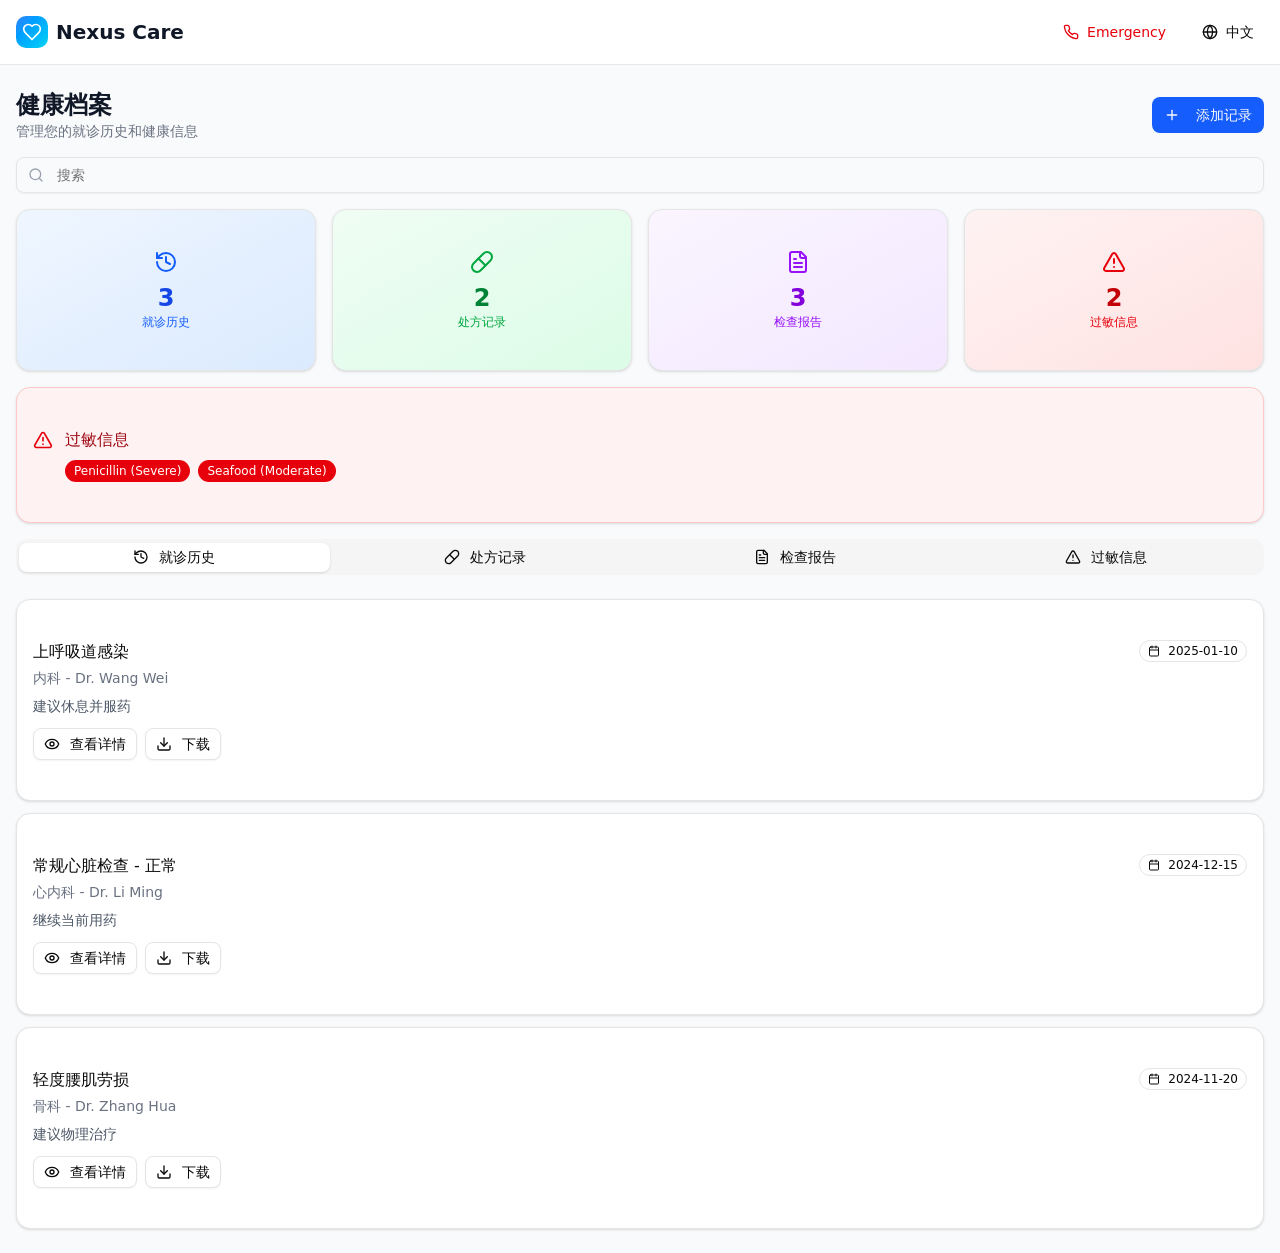
<file: records.html>
<!DOCTYPE html><!--YxKVkJBW4bkv39s5O_lVl--><html data-inspector-line="40" data-inspector-column="4" data-inspector-relative-path="src/app/layout.tsx" lang="en"><head><meta charSet="utf-8"/><meta name="viewport" content="width=device-width, initial-scale=1"/><link rel="stylesheet" href="./_next/static/chunks/c5130d19f561e0cd.css" data-precedence="next"/><link rel="preload" as="script" fetchPriority="low" href="./_next/static/chunks/208c16a37374cebf.js"/><script src="./_next/static/chunks/57fa2ca9516f6b96.js" async=""></script><script src="./_next/static/chunks/5adc9d47b8d40b4c.js" async=""></script><script src="./_next/static/chunks/344b924b9e1eb699.js" async=""></script><script src="./_next/static/chunks/turbopack-50801d2a01830534.js" async=""></script><script src="./_next/static/chunks/961a20556a84c773.js" async=""></script><script src="./_next/static/chunks/c8924eaf1bade8d5.js" async=""></script><script src="./_next/static/chunks/12ac064f071d9217.js" async=""></script><script src="./_next/static/chunks/2aa2f9d4af862c2e.js" async=""></script><script src="./_next/static/chunks/a5ccca8d02f4b6d5.js" async=""></script><script src="./_next/static/chunks/096d7bc7419a0e3d.js" async=""></script><script src="./_next/static/chunks/53aed37c0e94753e.js" async=""></script><script src="./_next/static/chunks/033898778cbc73ee.js" async=""></script><title>Nexus Care | International Medical AI Consultation</title><meta name="description" content="International Medical AI Bilingual Consultation &amp; Companion System - Your trusted healthcare assistant"/><meta name="author" content="Nexus Care Team"/><meta name="keywords" content="medical,healthcare,AI consultation,bilingual,companion care,international hospital,appointment booking"/><meta name="robots" content="index, follow"/><link rel="icon" href="/favicon.ico?favicon.0b3bf435.ico" sizes="256x256" type="image/x-icon"/><link rel="icon" href="/favicon.ico"/><script src="./_next/static/chunks/a6dad97d9634a72d.js" noModule=""></script></head><body data-inspector-line="41" data-inspector-column="6" data-inspector-relative-path="src/app/layout.tsx" class="antialiased"><div hidden=""><!--$--><!--/$--></div><div data-inspector-line="10" data-inspector-column="6" data-inspector-relative-path="src/components/main-layout.tsx" class="min-h-screen bg-gray-50 pb-20 md:pb-0"><header data-inspector-line="12" data-inspector-column="4" data-inspector-relative-path="src/components/header.tsx" class="bg-white border-b border-gray-200 sticky top-0 z-40"><div data-inspector-line="13" data-inspector-column="6" data-inspector-relative-path="src/components/header.tsx" class="container mx-auto px-4"><div data-inspector-line="14" data-inspector-column="8" data-inspector-relative-path="src/components/header.tsx" class="flex items-center justify-between h-14 md:h-16"><div data-inspector-line="16" data-inspector-column="10" data-inspector-relative-path="src/components/header.tsx" class="flex items-center gap-2"><div data-inspector-line="17" data-inspector-column="12" data-inspector-relative-path="src/components/header.tsx" class="w-8 h-8 bg-gradient-to-br from-blue-500 to-cyan-400 rounded-lg flex items-center justify-center"><svg xmlns="http://www.w3.org/2000/svg" width="24" height="24" viewBox="0 0 24 24" fill="none" stroke="currentColor" stroke-width="2" stroke-linecap="round" stroke-linejoin="round" class="lucide lucide-heart w-5 h-5 text-white" data-inspector-line="18" data-inspector-column="14" data-inspector-relative-path="src/components/header.tsx"><path d="M19 14c1.49-1.46 3-3.21 3-5.5A5.5 5.5 0 0 0 16.5 3c-1.76 0-3 .5-4.5 2-1.5-1.5-2.74-2-4.5-2A5.5 5.5 0 0 0 2 8.5c0 2.3 1.5 4.05 3 5.5l7 7Z"></path></svg></div><span data-inspector-line="20" data-inspector-column="12" data-inspector-relative-path="src/components/header.tsx" class="text-lg md:text-xl font-bold text-gray-900">Nexus Care</span></div><div data-inspector-line="26" data-inspector-column="10" data-inspector-relative-path="src/components/header.tsx" class="flex items-center gap-2 md:gap-4"><button data-inspector-line="28" data-inspector-column="12" data-inspector-relative-path="src/components/header.tsx" data-slot="button" data-variant="ghost" data-size="sm" class="items-center justify-center whitespace-nowrap text-sm font-medium transition-all disabled:pointer-events-none disabled:opacity-50 [&amp;_svg]:pointer-events-none [&amp;_svg:not([class*=&#x27;size-&#x27;])]:size-4 shrink-0 [&amp;_svg]:shrink-0 outline-none focus-visible:border-ring focus-visible:ring-ring/50 focus-visible:ring-[3px] aria-invalid:ring-destructive/20 dark:aria-invalid:ring-destructive/40 aria-invalid:border-destructive hover:bg-accent hover:text-accent-foreground dark:hover:bg-accent/50 h-8 rounded-md px-3 has-[&gt;svg]:px-2.5 hidden md:flex gap-2 text-red-600"><svg xmlns="http://www.w3.org/2000/svg" width="24" height="24" viewBox="0 0 24 24" fill="none" stroke="currentColor" stroke-width="2" stroke-linecap="round" stroke-linejoin="round" class="lucide lucide-phone w-4 h-4" data-inspector-line="29" data-inspector-column="14" data-inspector-relative-path="src/components/header.tsx"><path d="M22 16.92v3a2 2 0 0 1-2.18 2 19.79 19.79 0 0 1-8.63-3.07 19.5 19.5 0 0 1-6-6 19.79 19.79 0 0 1-3.07-8.67A2 2 0 0 1 4.11 2h3a2 2 0 0 1 2 1.72 12.84 12.84 0 0 0 .7 2.81 2 2 0 0 1-.45 2.11L8.09 9.91a16 16 0 0 0 6 6l1.27-1.27a2 2 0 0 1 2.11-.45 12.84 12.84 0 0 0 2.81.7A2 2 0 0 1 22 16.92z"></path></svg><span data-inspector-line="30" data-inspector-column="14" data-inspector-relative-path="src/components/header.tsx">Emergency</span></button><button data-inspector-line="19" data-inspector-column="8" data-inspector-relative-path="src/components/language-switcher.tsx" data-slot="dropdown-menu-trigger" data-variant="ghost" data-size="sm" class="inline-flex items-center justify-center whitespace-nowrap text-sm font-medium transition-all disabled:pointer-events-none disabled:opacity-50 [&amp;_svg]:pointer-events-none [&amp;_svg:not([class*=&#x27;size-&#x27;])]:size-4 shrink-0 [&amp;_svg]:shrink-0 outline-none focus-visible:border-ring focus-visible:ring-ring/50 focus-visible:ring-[3px] aria-invalid:ring-destructive/20 dark:aria-invalid:ring-destructive/40 aria-invalid:border-destructive hover:bg-accent hover:text-accent-foreground dark:hover:bg-accent/50 h-8 rounded-md px-3 has-[&gt;svg]:px-2.5 gap-2" type="button" id="radix-_R_adb_" aria-haspopup="menu" aria-expanded="false" data-state="closed"><svg xmlns="http://www.w3.org/2000/svg" width="24" height="24" viewBox="0 0 24 24" fill="none" stroke="currentColor" stroke-width="2" stroke-linecap="round" stroke-linejoin="round" class="lucide lucide-globe w-4 h-4" data-inspector-line="20" data-inspector-column="10" data-inspector-relative-path="src/components/language-switcher.tsx"><circle cx="12" cy="12" r="10"></circle><path d="M12 2a14.5 14.5 0 0 0 0 20 14.5 14.5 0 0 0 0-20"></path><path d="M2 12h20"></path></svg><span data-inspector-line="21" data-inspector-column="10" data-inspector-relative-path="src/components/language-switcher.tsx" class="font-medium">中文</span></button></div></div></div></header><main data-inspector-line="12" data-inspector-column="8" data-inspector-relative-path="src/components/main-layout.tsx" class="container mx-auto px-4 py-4 md:py-6"><div data-inspector-line="129" data-inspector-column="4" data-inspector-relative-path="src/app/records/page.tsx" class="space-y-4"><div data-inspector-line="131" data-inspector-column="6" data-inspector-relative-path="src/app/records/page.tsx" class="flex items-center justify-between"><div data-inspector-line="132" data-inspector-column="8" data-inspector-relative-path="src/app/records/page.tsx"><h1 data-inspector-line="133" data-inspector-column="10" data-inspector-relative-path="src/app/records/page.tsx" class="text-2xl font-bold text-gray-900">健康档案</h1><p data-inspector-line="134" data-inspector-column="10" data-inspector-relative-path="src/app/records/page.tsx" class="text-sm text-gray-500">管理您的就诊历史和健康信息</p></div><button data-inspector-line="142" data-inspector-column="12" data-inspector-relative-path="src/app/records/page.tsx" data-slot="dialog-trigger" data-variant="default" data-size="default" class="inline-flex items-center justify-center gap-2 whitespace-nowrap rounded-md text-sm font-medium transition-all disabled:pointer-events-none disabled:opacity-50 [&amp;_svg]:pointer-events-none [&amp;_svg:not([class*=&#x27;size-&#x27;])]:size-4 shrink-0 [&amp;_svg]:shrink-0 outline-none focus-visible:border-ring focus-visible:ring-ring/50 focus-visible:ring-[3px] aria-invalid:ring-destructive/20 dark:aria-invalid:ring-destructive/40 aria-invalid:border-destructive text-primary-foreground hover:bg-primary/90 h-9 px-4 py-2 has-[&gt;svg]:px-3 bg-blue-600" type="button" aria-haspopup="dialog" aria-expanded="false" aria-controls="radix-_R_4anpflb_" data-state="closed"><svg xmlns="http://www.w3.org/2000/svg" width="24" height="24" viewBox="0 0 24 24" fill="none" stroke="currentColor" stroke-width="2" stroke-linecap="round" stroke-linejoin="round" class="lucide lucide-plus w-4 h-4 mr-2" data-inspector-line="143" data-inspector-column="14" data-inspector-relative-path="src/app/records/page.tsx"><path d="M5 12h14"></path><path d="M12 5v14"></path></svg>添加记录</button></div><div data-inspector-line="181" data-inspector-column="6" data-inspector-relative-path="src/app/records/page.tsx" class="relative"><svg xmlns="http://www.w3.org/2000/svg" width="24" height="24" viewBox="0 0 24 24" fill="none" stroke="currentColor" stroke-width="2" stroke-linecap="round" stroke-linejoin="round" class="lucide lucide-search absolute left-3 top-1/2 -translate-y-1/2 w-4 h-4 text-gray-400" data-inspector-line="182" data-inspector-column="8" data-inspector-relative-path="src/app/records/page.tsx"><circle cx="11" cy="11" r="8"></circle><path d="m21 21-4.3-4.3"></path></svg><input data-inspector-line="183" data-inspector-column="8" data-inspector-relative-path="src/app/records/page.tsx" data-slot="input" class="file:text-foreground placeholder:text-muted-foreground selection:bg-primary selection:text-primary-foreground dark:bg-input/30 border-input h-9 w-full min-w-0 rounded-md border bg-transparent px-3 py-1 text-base shadow-xs transition-[color,box-shadow] outline-none file:inline-flex file:h-7 file:border-0 file:bg-transparent file:text-sm file:font-medium disabled:pointer-events-none disabled:cursor-not-allowed disabled:opacity-50 md:text-sm focus-visible:border-ring focus-visible:ring-ring/50 focus-visible:ring-[3px] aria-invalid:ring-destructive/20 dark:aria-invalid:ring-destructive/40 aria-invalid:border-destructive pl-10" placeholder="搜索" value=""/></div><div data-inspector-line="192" data-inspector-column="6" data-inspector-relative-path="src/app/records/page.tsx" class="grid grid-cols-2 md:grid-cols-4 gap-4"><div data-inspector-line="193" data-inspector-column="8" data-inspector-relative-path="src/app/records/page.tsx" data-slot="card" class="bg-card text-card-foreground flex flex-col gap-6 rounded-xl border py-6 shadow-sm bg-gradient-to-br from-blue-50 to-blue-100"><div data-inspector-line="194" data-inspector-column="10" data-inspector-relative-path="src/app/records/page.tsx" data-slot="card-content" class="p-4 text-center"><svg xmlns="http://www.w3.org/2000/svg" width="24" height="24" viewBox="0 0 24 24" fill="none" stroke="currentColor" stroke-width="2" stroke-linecap="round" stroke-linejoin="round" class="lucide lucide-history w-6 h-6 text-blue-600 mx-auto mb-2" data-inspector-line="195" data-inspector-column="12" data-inspector-relative-path="src/app/records/page.tsx"><path d="M3 12a9 9 0 1 0 9-9 9.75 9.75 0 0 0-6.74 2.74L3 8"></path><path d="M3 3v5h5"></path><path d="M12 7v5l4 2"></path></svg><div data-inspector-line="196" data-inspector-column="12" data-inspector-relative-path="src/app/records/page.tsx" class="text-2xl font-bold text-blue-700">3</div><div data-inspector-line="197" data-inspector-column="12" data-inspector-relative-path="src/app/records/page.tsx" class="text-xs text-blue-600">就诊历史</div></div></div><div data-inspector-line="200" data-inspector-column="8" data-inspector-relative-path="src/app/records/page.tsx" data-slot="card" class="bg-card text-card-foreground flex flex-col gap-6 rounded-xl border py-6 shadow-sm bg-gradient-to-br from-green-50 to-green-100"><div data-inspector-line="201" data-inspector-column="10" data-inspector-relative-path="src/app/records/page.tsx" data-slot="card-content" class="p-4 text-center"><svg xmlns="http://www.w3.org/2000/svg" width="24" height="24" viewBox="0 0 24 24" fill="none" stroke="currentColor" stroke-width="2" stroke-linecap="round" stroke-linejoin="round" class="lucide lucide-pill w-6 h-6 text-green-600 mx-auto mb-2" data-inspector-line="202" data-inspector-column="12" data-inspector-relative-path="src/app/records/page.tsx"><path d="m10.5 20.5 10-10a4.95 4.95 0 1 0-7-7l-10 10a4.95 4.95 0 1 0 7 7Z"></path><path d="m8.5 8.5 7 7"></path></svg><div data-inspector-line="203" data-inspector-column="12" data-inspector-relative-path="src/app/records/page.tsx" class="text-2xl font-bold text-green-700">2</div><div data-inspector-line="204" data-inspector-column="12" data-inspector-relative-path="src/app/records/page.tsx" class="text-xs text-green-600">处方记录</div></div></div><div data-inspector-line="207" data-inspector-column="8" data-inspector-relative-path="src/app/records/page.tsx" data-slot="card" class="bg-card text-card-foreground flex flex-col gap-6 rounded-xl border py-6 shadow-sm bg-gradient-to-br from-purple-50 to-purple-100"><div data-inspector-line="208" data-inspector-column="10" data-inspector-relative-path="src/app/records/page.tsx" data-slot="card-content" class="p-4 text-center"><svg xmlns="http://www.w3.org/2000/svg" width="24" height="24" viewBox="0 0 24 24" fill="none" stroke="currentColor" stroke-width="2" stroke-linecap="round" stroke-linejoin="round" class="lucide lucide-file-text w-6 h-6 text-purple-600 mx-auto mb-2" data-inspector-line="209" data-inspector-column="12" data-inspector-relative-path="src/app/records/page.tsx"><path d="M15 2H6a2 2 0 0 0-2 2v16a2 2 0 0 0 2 2h12a2 2 0 0 0 2-2V7Z"></path><path d="M14 2v4a2 2 0 0 0 2 2h4"></path><path d="M10 9H8"></path><path d="M16 13H8"></path><path d="M16 17H8"></path></svg><div data-inspector-line="210" data-inspector-column="12" data-inspector-relative-path="src/app/records/page.tsx" class="text-2xl font-bold text-purple-700">3</div><div data-inspector-line="211" data-inspector-column="12" data-inspector-relative-path="src/app/records/page.tsx" class="text-xs text-purple-600">检查报告</div></div></div><div data-inspector-line="214" data-inspector-column="8" data-inspector-relative-path="src/app/records/page.tsx" data-slot="card" class="bg-card text-card-foreground flex flex-col gap-6 rounded-xl border py-6 shadow-sm bg-gradient-to-br from-red-50 to-red-100"><div data-inspector-line="215" data-inspector-column="10" data-inspector-relative-path="src/app/records/page.tsx" data-slot="card-content" class="p-4 text-center"><svg xmlns="http://www.w3.org/2000/svg" width="24" height="24" viewBox="0 0 24 24" fill="none" stroke="currentColor" stroke-width="2" stroke-linecap="round" stroke-linejoin="round" class="lucide lucide-triangle-alert w-6 h-6 text-red-600 mx-auto mb-2" data-inspector-line="216" data-inspector-column="12" data-inspector-relative-path="src/app/records/page.tsx"><path d="m21.73 18-8-14a2 2 0 0 0-3.48 0l-8 14A2 2 0 0 0 4 21h16a2 2 0 0 0 1.73-3"></path><path d="M12 9v4"></path><path d="M12 17h.01"></path></svg><div data-inspector-line="217" data-inspector-column="12" data-inspector-relative-path="src/app/records/page.tsx" class="text-2xl font-bold text-red-700">2</div><div data-inspector-line="218" data-inspector-column="12" data-inspector-relative-path="src/app/records/page.tsx" class="text-xs text-red-600">过敏信息</div></div></div></div><div data-inspector-line="225" data-inspector-column="8" data-inspector-relative-path="src/app/records/page.tsx" data-slot="card" class="text-card-foreground flex flex-col gap-6 rounded-xl border py-6 shadow-sm bg-red-50 border-red-200"><div data-inspector-line="226" data-inspector-column="10" data-inspector-relative-path="src/app/records/page.tsx" data-slot="card-content" class="p-4"><div data-inspector-line="227" data-inspector-column="12" data-inspector-relative-path="src/app/records/page.tsx" class="flex items-start gap-3"><svg xmlns="http://www.w3.org/2000/svg" width="24" height="24" viewBox="0 0 24 24" fill="none" stroke="currentColor" stroke-width="2" stroke-linecap="round" stroke-linejoin="round" class="lucide lucide-triangle-alert w-5 h-5 text-red-600 mt-0.5" data-inspector-line="228" data-inspector-column="14" data-inspector-relative-path="src/app/records/page.tsx"><path d="m21.73 18-8-14a2 2 0 0 0-3.48 0l-8 14A2 2 0 0 0 4 21h16a2 2 0 0 0 1.73-3"></path><path d="M12 9v4"></path><path d="M12 17h.01"></path></svg><div data-inspector-line="229" data-inspector-column="14" data-inspector-relative-path="src/app/records/page.tsx"><h4 data-inspector-line="230" data-inspector-column="16" data-inspector-relative-path="src/app/records/page.tsx" class="font-medium text-red-800">过敏信息</h4><div data-inspector-line="233" data-inspector-column="16" data-inspector-relative-path="src/app/records/page.tsx" class="flex flex-wrap gap-2 mt-2"><span data-inspector-line="235" data-inspector-column="20" data-inspector-relative-path="src/app/records/page.tsx" data-slot="badge" class="inline-flex items-center justify-center rounded-full border px-2 py-0.5 text-xs font-medium w-fit whitespace-nowrap shrink-0 [&amp;&gt;svg]:size-3 gap-1 [&amp;&gt;svg]:pointer-events-none focus-visible:border-ring focus-visible:ring-[3px] aria-invalid:ring-destructive/20 dark:aria-invalid:ring-destructive/40 aria-invalid:border-destructive transition-[color,box-shadow] overflow-hidden border-transparent bg-destructive text-white [a&amp;]:hover:bg-destructive/90 focus-visible:ring-destructive/20 dark:focus-visible:ring-destructive/40 dark:bg-destructive/60">Penicillin<!-- --> (<!-- -->Severe<!-- -->)</span><span data-inspector-line="235" data-inspector-column="20" data-inspector-relative-path="src/app/records/page.tsx" data-slot="badge" class="inline-flex items-center justify-center rounded-full border px-2 py-0.5 text-xs font-medium w-fit whitespace-nowrap shrink-0 [&amp;&gt;svg]:size-3 gap-1 [&amp;&gt;svg]:pointer-events-none focus-visible:border-ring focus-visible:ring-[3px] aria-invalid:ring-destructive/20 dark:aria-invalid:ring-destructive/40 aria-invalid:border-destructive transition-[color,box-shadow] overflow-hidden border-transparent bg-destructive text-white [a&amp;]:hover:bg-destructive/90 focus-visible:ring-destructive/20 dark:focus-visible:ring-destructive/40 dark:bg-destructive/60">Seafood<!-- --> (<!-- -->Moderate<!-- -->)</span></div></div></div></div></div><div dir="ltr" data-orientation="horizontal" data-inspector-line="247" data-inspector-column="6" data-inspector-relative-path="src/app/records/page.tsx" data-slot="tabs" class="flex flex-col gap-2"><div role="tablist" aria-orientation="horizontal" data-inspector-line="248" data-inspector-column="8" data-inspector-relative-path="src/app/records/page.tsx" data-slot="tabs-list" class="bg-muted text-muted-foreground h-9 items-center justify-center rounded-lg p-[3px] grid w-full grid-cols-4" tabindex="-1" data-orientation="horizontal" style="outline:none"><button type="button" role="tab" aria-selected="true" aria-controls="radix-_R_1anpflb_-content-history" data-state="active" id="radix-_R_1anpflb_-trigger-history" data-inspector-line="249" data-inspector-column="10" data-inspector-relative-path="src/app/records/page.tsx" data-slot="tabs-trigger" class="data-[state=active]:bg-background dark:data-[state=active]:text-foreground focus-visible:border-ring focus-visible:ring-ring/50 focus-visible:outline-ring dark:data-[state=active]:border-input dark:data-[state=active]:bg-input/30 text-foreground dark:text-muted-foreground inline-flex h-[calc(100%-1px)] flex-1 items-center justify-center gap-1.5 rounded-md border border-transparent px-2 py-1 text-sm font-medium whitespace-nowrap transition-[color,box-shadow] focus-visible:ring-[3px] focus-visible:outline-1 disabled:pointer-events-none disabled:opacity-50 data-[state=active]:shadow-sm [&amp;_svg]:pointer-events-none [&amp;_svg]:shrink-0 [&amp;_svg:not([class*=&#x27;size-&#x27;])]:size-4" tabindex="-1" data-orientation="horizontal" data-radix-collection-item=""><svg xmlns="http://www.w3.org/2000/svg" width="24" height="24" viewBox="0 0 24 24" fill="none" stroke="currentColor" stroke-width="2" stroke-linecap="round" stroke-linejoin="round" class="lucide lucide-history w-4 h-4 mr-1" data-inspector-line="250" data-inspector-column="12" data-inspector-relative-path="src/app/records/page.tsx"><path d="M3 12a9 9 0 1 0 9-9 9.75 9.75 0 0 0-6.74 2.74L3 8"></path><path d="M3 3v5h5"></path><path d="M12 7v5l4 2"></path></svg><span data-inspector-line="251" data-inspector-column="12" data-inspector-relative-path="src/app/records/page.tsx" class="hidden md:inline">就诊历史</span></button><button type="button" role="tab" aria-selected="false" aria-controls="radix-_R_1anpflb_-content-prescriptions" data-state="inactive" id="radix-_R_1anpflb_-trigger-prescriptions" data-inspector-line="253" data-inspector-column="10" data-inspector-relative-path="src/app/records/page.tsx" data-slot="tabs-trigger" class="data-[state=active]:bg-background dark:data-[state=active]:text-foreground focus-visible:border-ring focus-visible:ring-ring/50 focus-visible:outline-ring dark:data-[state=active]:border-input dark:data-[state=active]:bg-input/30 text-foreground dark:text-muted-foreground inline-flex h-[calc(100%-1px)] flex-1 items-center justify-center gap-1.5 rounded-md border border-transparent px-2 py-1 text-sm font-medium whitespace-nowrap transition-[color,box-shadow] focus-visible:ring-[3px] focus-visible:outline-1 disabled:pointer-events-none disabled:opacity-50 data-[state=active]:shadow-sm [&amp;_svg]:pointer-events-none [&amp;_svg]:shrink-0 [&amp;_svg:not([class*=&#x27;size-&#x27;])]:size-4" tabindex="-1" data-orientation="horizontal" data-radix-collection-item=""><svg xmlns="http://www.w3.org/2000/svg" width="24" height="24" viewBox="0 0 24 24" fill="none" stroke="currentColor" stroke-width="2" stroke-linecap="round" stroke-linejoin="round" class="lucide lucide-pill w-4 h-4 mr-1" data-inspector-line="254" data-inspector-column="12" data-inspector-relative-path="src/app/records/page.tsx"><path d="m10.5 20.5 10-10a4.95 4.95 0 1 0-7-7l-10 10a4.95 4.95 0 1 0 7 7Z"></path><path d="m8.5 8.5 7 7"></path></svg><span data-inspector-line="255" data-inspector-column="12" data-inspector-relative-path="src/app/records/page.tsx" class="hidden md:inline">处方记录</span></button><button type="button" role="tab" aria-selected="false" aria-controls="radix-_R_1anpflb_-content-reports" data-state="inactive" id="radix-_R_1anpflb_-trigger-reports" data-inspector-line="257" data-inspector-column="10" data-inspector-relative-path="src/app/records/page.tsx" data-slot="tabs-trigger" class="data-[state=active]:bg-background dark:data-[state=active]:text-foreground focus-visible:border-ring focus-visible:ring-ring/50 focus-visible:outline-ring dark:data-[state=active]:border-input dark:data-[state=active]:bg-input/30 text-foreground dark:text-muted-foreground inline-flex h-[calc(100%-1px)] flex-1 items-center justify-center gap-1.5 rounded-md border border-transparent px-2 py-1 text-sm font-medium whitespace-nowrap transition-[color,box-shadow] focus-visible:ring-[3px] focus-visible:outline-1 disabled:pointer-events-none disabled:opacity-50 data-[state=active]:shadow-sm [&amp;_svg]:pointer-events-none [&amp;_svg]:shrink-0 [&amp;_svg:not([class*=&#x27;size-&#x27;])]:size-4" tabindex="-1" data-orientation="horizontal" data-radix-collection-item=""><svg xmlns="http://www.w3.org/2000/svg" width="24" height="24" viewBox="0 0 24 24" fill="none" stroke="currentColor" stroke-width="2" stroke-linecap="round" stroke-linejoin="round" class="lucide lucide-file-text w-4 h-4 mr-1" data-inspector-line="258" data-inspector-column="12" data-inspector-relative-path="src/app/records/page.tsx"><path d="M15 2H6a2 2 0 0 0-2 2v16a2 2 0 0 0 2 2h12a2 2 0 0 0 2-2V7Z"></path><path d="M14 2v4a2 2 0 0 0 2 2h4"></path><path d="M10 9H8"></path><path d="M16 13H8"></path><path d="M16 17H8"></path></svg><span data-inspector-line="259" data-inspector-column="12" data-inspector-relative-path="src/app/records/page.tsx" class="hidden md:inline">检查报告</span></button><button type="button" role="tab" aria-selected="false" aria-controls="radix-_R_1anpflb_-content-allergies" data-state="inactive" id="radix-_R_1anpflb_-trigger-allergies" data-inspector-line="261" data-inspector-column="10" data-inspector-relative-path="src/app/records/page.tsx" data-slot="tabs-trigger" class="data-[state=active]:bg-background dark:data-[state=active]:text-foreground focus-visible:border-ring focus-visible:ring-ring/50 focus-visible:outline-ring dark:data-[state=active]:border-input dark:data-[state=active]:bg-input/30 text-foreground dark:text-muted-foreground inline-flex h-[calc(100%-1px)] flex-1 items-center justify-center gap-1.5 rounded-md border border-transparent px-2 py-1 text-sm font-medium whitespace-nowrap transition-[color,box-shadow] focus-visible:ring-[3px] focus-visible:outline-1 disabled:pointer-events-none disabled:opacity-50 data-[state=active]:shadow-sm [&amp;_svg]:pointer-events-none [&amp;_svg]:shrink-0 [&amp;_svg:not([class*=&#x27;size-&#x27;])]:size-4" tabindex="-1" data-orientation="horizontal" data-radix-collection-item=""><svg xmlns="http://www.w3.org/2000/svg" width="24" height="24" viewBox="0 0 24 24" fill="none" stroke="currentColor" stroke-width="2" stroke-linecap="round" stroke-linejoin="round" class="lucide lucide-triangle-alert w-4 h-4 mr-1" data-inspector-line="262" data-inspector-column="12" data-inspector-relative-path="src/app/records/page.tsx"><path d="m21.73 18-8-14a2 2 0 0 0-3.48 0l-8 14A2 2 0 0 0 4 21h16a2 2 0 0 0 1.73-3"></path><path d="M12 9v4"></path><path d="M12 17h.01"></path></svg><span data-inspector-line="263" data-inspector-column="12" data-inspector-relative-path="src/app/records/page.tsx" class="hidden md:inline">过敏信息</span></button></div><div data-state="active" data-orientation="horizontal" role="tabpanel" aria-labelledby="radix-_R_1anpflb_-trigger-history" id="radix-_R_1anpflb_-content-history" tabindex="0" data-inspector-line="268" data-inspector-column="8" data-inspector-relative-path="src/app/records/page.tsx" data-slot="tabs-content" class="flex-1 outline-none space-y-3 mt-4" style="animation-duration:0s"><div data-inspector-line="270" data-inspector-column="12" data-inspector-relative-path="src/app/records/page.tsx" data-slot="card" class="bg-card text-card-foreground flex flex-col gap-6 rounded-xl border py-6 shadow-sm"><div data-inspector-line="271" data-inspector-column="14" data-inspector-relative-path="src/app/records/page.tsx" data-slot="card-content" class="p-4"><div data-inspector-line="272" data-inspector-column="16" data-inspector-relative-path="src/app/records/page.tsx" class="flex items-start justify-between mb-2"><div data-inspector-line="273" data-inspector-column="18" data-inspector-relative-path="src/app/records/page.tsx"><h4 data-inspector-line="274" data-inspector-column="20" data-inspector-relative-path="src/app/records/page.tsx" class="font-medium">上呼吸道感染</h4><p data-inspector-line="277" data-inspector-column="20" data-inspector-relative-path="src/app/records/page.tsx" class="text-sm text-gray-500 mt-1">内科<!-- --> - <!-- -->Dr. Wang Wei</p></div><span data-inspector-line="281" data-inspector-column="18" data-inspector-relative-path="src/app/records/page.tsx" data-slot="badge" class="inline-flex items-center justify-center rounded-full border px-2 py-0.5 text-xs font-medium w-fit whitespace-nowrap shrink-0 [&amp;&gt;svg]:size-3 gap-1 [&amp;&gt;svg]:pointer-events-none focus-visible:border-ring focus-visible:ring-ring/50 focus-visible:ring-[3px] aria-invalid:ring-destructive/20 dark:aria-invalid:ring-destructive/40 aria-invalid:border-destructive transition-[color,box-shadow] overflow-hidden text-foreground [a&amp;]:hover:bg-accent [a&amp;]:hover:text-accent-foreground"><svg xmlns="http://www.w3.org/2000/svg" width="24" height="24" viewBox="0 0 24 24" fill="none" stroke="currentColor" stroke-width="2" stroke-linecap="round" stroke-linejoin="round" class="lucide lucide-calendar w-3 h-3 mr-1" data-inspector-line="282" data-inspector-column="20" data-inspector-relative-path="src/app/records/page.tsx"><path d="M8 2v4"></path><path d="M16 2v4"></path><rect width="18" height="18" x="3" y="4" rx="2"></rect><path d="M3 10h18"></path></svg>2025-01-10</span></div><p data-inspector-line="286" data-inspector-column="16" data-inspector-relative-path="src/app/records/page.tsx" class="text-sm text-gray-600">建议休息并服药</p><div data-inspector-line="289" data-inspector-column="16" data-inspector-relative-path="src/app/records/page.tsx" class="flex gap-2 mt-3"><button data-inspector-line="290" data-inspector-column="18" data-inspector-relative-path="src/app/records/page.tsx" data-slot="button" data-variant="outline" data-size="sm" class="inline-flex items-center justify-center whitespace-nowrap text-sm font-medium transition-all disabled:pointer-events-none disabled:opacity-50 [&amp;_svg]:pointer-events-none [&amp;_svg:not([class*=&#x27;size-&#x27;])]:size-4 shrink-0 [&amp;_svg]:shrink-0 outline-none focus-visible:border-ring focus-visible:ring-ring/50 focus-visible:ring-[3px] aria-invalid:ring-destructive/20 dark:aria-invalid:ring-destructive/40 aria-invalid:border-destructive border bg-background shadow-xs hover:bg-accent hover:text-accent-foreground dark:bg-input/30 dark:border-input dark:hover:bg-input/50 h-8 rounded-md gap-1.5 px-3 has-[&gt;svg]:px-2.5"><svg xmlns="http://www.w3.org/2000/svg" width="24" height="24" viewBox="0 0 24 24" fill="none" stroke="currentColor" stroke-width="2" stroke-linecap="round" stroke-linejoin="round" class="lucide lucide-eye w-4 h-4 mr-1" data-inspector-line="291" data-inspector-column="20" data-inspector-relative-path="src/app/records/page.tsx"><path d="M2.062 12.348a1 1 0 0 1 0-.696 10.75 10.75 0 0 1 19.876 0 1 1 0 0 1 0 .696 10.75 10.75 0 0 1-19.876 0"></path><circle cx="12" cy="12" r="3"></circle></svg>查看详情</button><button data-inspector-line="294" data-inspector-column="18" data-inspector-relative-path="src/app/records/page.tsx" data-slot="button" data-variant="outline" data-size="sm" class="inline-flex items-center justify-center whitespace-nowrap text-sm font-medium transition-all disabled:pointer-events-none disabled:opacity-50 [&amp;_svg]:pointer-events-none [&amp;_svg:not([class*=&#x27;size-&#x27;])]:size-4 shrink-0 [&amp;_svg]:shrink-0 outline-none focus-visible:border-ring focus-visible:ring-ring/50 focus-visible:ring-[3px] aria-invalid:ring-destructive/20 dark:aria-invalid:ring-destructive/40 aria-invalid:border-destructive border bg-background shadow-xs hover:bg-accent hover:text-accent-foreground dark:bg-input/30 dark:border-input dark:hover:bg-input/50 h-8 rounded-md gap-1.5 px-3 has-[&gt;svg]:px-2.5"><svg xmlns="http://www.w3.org/2000/svg" width="24" height="24" viewBox="0 0 24 24" fill="none" stroke="currentColor" stroke-width="2" stroke-linecap="round" stroke-linejoin="round" class="lucide lucide-download w-4 h-4 mr-1" data-inspector-line="295" data-inspector-column="20" data-inspector-relative-path="src/app/records/page.tsx"><path d="M21 15v4a2 2 0 0 1-2 2H5a2 2 0 0 1-2-2v-4"></path><polyline points="7 10 12 15 17 10"></polyline><line x1="12" x2="12" y1="15" y2="3"></line></svg>下载</button></div></div></div><div data-inspector-line="270" data-inspector-column="12" data-inspector-relative-path="src/app/records/page.tsx" data-slot="card" class="bg-card text-card-foreground flex flex-col gap-6 rounded-xl border py-6 shadow-sm"><div data-inspector-line="271" data-inspector-column="14" data-inspector-relative-path="src/app/records/page.tsx" data-slot="card-content" class="p-4"><div data-inspector-line="272" data-inspector-column="16" data-inspector-relative-path="src/app/records/page.tsx" class="flex items-start justify-between mb-2"><div data-inspector-line="273" data-inspector-column="18" data-inspector-relative-path="src/app/records/page.tsx"><h4 data-inspector-line="274" data-inspector-column="20" data-inspector-relative-path="src/app/records/page.tsx" class="font-medium">常规心脏检查 - 正常</h4><p data-inspector-line="277" data-inspector-column="20" data-inspector-relative-path="src/app/records/page.tsx" class="text-sm text-gray-500 mt-1">心内科<!-- --> - <!-- -->Dr. Li Ming</p></div><span data-inspector-line="281" data-inspector-column="18" data-inspector-relative-path="src/app/records/page.tsx" data-slot="badge" class="inline-flex items-center justify-center rounded-full border px-2 py-0.5 text-xs font-medium w-fit whitespace-nowrap shrink-0 [&amp;&gt;svg]:size-3 gap-1 [&amp;&gt;svg]:pointer-events-none focus-visible:border-ring focus-visible:ring-ring/50 focus-visible:ring-[3px] aria-invalid:ring-destructive/20 dark:aria-invalid:ring-destructive/40 aria-invalid:border-destructive transition-[color,box-shadow] overflow-hidden text-foreground [a&amp;]:hover:bg-accent [a&amp;]:hover:text-accent-foreground"><svg xmlns="http://www.w3.org/2000/svg" width="24" height="24" viewBox="0 0 24 24" fill="none" stroke="currentColor" stroke-width="2" stroke-linecap="round" stroke-linejoin="round" class="lucide lucide-calendar w-3 h-3 mr-1" data-inspector-line="282" data-inspector-column="20" data-inspector-relative-path="src/app/records/page.tsx"><path d="M8 2v4"></path><path d="M16 2v4"></path><rect width="18" height="18" x="3" y="4" rx="2"></rect><path d="M3 10h18"></path></svg>2024-12-15</span></div><p data-inspector-line="286" data-inspector-column="16" data-inspector-relative-path="src/app/records/page.tsx" class="text-sm text-gray-600">继续当前用药</p><div data-inspector-line="289" data-inspector-column="16" data-inspector-relative-path="src/app/records/page.tsx" class="flex gap-2 mt-3"><button data-inspector-line="290" data-inspector-column="18" data-inspector-relative-path="src/app/records/page.tsx" data-slot="button" data-variant="outline" data-size="sm" class="inline-flex items-center justify-center whitespace-nowrap text-sm font-medium transition-all disabled:pointer-events-none disabled:opacity-50 [&amp;_svg]:pointer-events-none [&amp;_svg:not([class*=&#x27;size-&#x27;])]:size-4 shrink-0 [&amp;_svg]:shrink-0 outline-none focus-visible:border-ring focus-visible:ring-ring/50 focus-visible:ring-[3px] aria-invalid:ring-destructive/20 dark:aria-invalid:ring-destructive/40 aria-invalid:border-destructive border bg-background shadow-xs hover:bg-accent hover:text-accent-foreground dark:bg-input/30 dark:border-input dark:hover:bg-input/50 h-8 rounded-md gap-1.5 px-3 has-[&gt;svg]:px-2.5"><svg xmlns="http://www.w3.org/2000/svg" width="24" height="24" viewBox="0 0 24 24" fill="none" stroke="currentColor" stroke-width="2" stroke-linecap="round" stroke-linejoin="round" class="lucide lucide-eye w-4 h-4 mr-1" data-inspector-line="291" data-inspector-column="20" data-inspector-relative-path="src/app/records/page.tsx"><path d="M2.062 12.348a1 1 0 0 1 0-.696 10.75 10.75 0 0 1 19.876 0 1 1 0 0 1 0 .696 10.75 10.75 0 0 1-19.876 0"></path><circle cx="12" cy="12" r="3"></circle></svg>查看详情</button><button data-inspector-line="294" data-inspector-column="18" data-inspector-relative-path="src/app/records/page.tsx" data-slot="button" data-variant="outline" data-size="sm" class="inline-flex items-center justify-center whitespace-nowrap text-sm font-medium transition-all disabled:pointer-events-none disabled:opacity-50 [&amp;_svg]:pointer-events-none [&amp;_svg:not([class*=&#x27;size-&#x27;])]:size-4 shrink-0 [&amp;_svg]:shrink-0 outline-none focus-visible:border-ring focus-visible:ring-ring/50 focus-visible:ring-[3px] aria-invalid:ring-destructive/20 dark:aria-invalid:ring-destructive/40 aria-invalid:border-destructive border bg-background shadow-xs hover:bg-accent hover:text-accent-foreground dark:bg-input/30 dark:border-input dark:hover:bg-input/50 h-8 rounded-md gap-1.5 px-3 has-[&gt;svg]:px-2.5"><svg xmlns="http://www.w3.org/2000/svg" width="24" height="24" viewBox="0 0 24 24" fill="none" stroke="currentColor" stroke-width="2" stroke-linecap="round" stroke-linejoin="round" class="lucide lucide-download w-4 h-4 mr-1" data-inspector-line="295" data-inspector-column="20" data-inspector-relative-path="src/app/records/page.tsx"><path d="M21 15v4a2 2 0 0 1-2 2H5a2 2 0 0 1-2-2v-4"></path><polyline points="7 10 12 15 17 10"></polyline><line x1="12" x2="12" y1="15" y2="3"></line></svg>下载</button></div></div></div><div data-inspector-line="270" data-inspector-column="12" data-inspector-relative-path="src/app/records/page.tsx" data-slot="card" class="bg-card text-card-foreground flex flex-col gap-6 rounded-xl border py-6 shadow-sm"><div data-inspector-line="271" data-inspector-column="14" data-inspector-relative-path="src/app/records/page.tsx" data-slot="card-content" class="p-4"><div data-inspector-line="272" data-inspector-column="16" data-inspector-relative-path="src/app/records/page.tsx" class="flex items-start justify-between mb-2"><div data-inspector-line="273" data-inspector-column="18" data-inspector-relative-path="src/app/records/page.tsx"><h4 data-inspector-line="274" data-inspector-column="20" data-inspector-relative-path="src/app/records/page.tsx" class="font-medium">轻度腰肌劳损</h4><p data-inspector-line="277" data-inspector-column="20" data-inspector-relative-path="src/app/records/page.tsx" class="text-sm text-gray-500 mt-1">骨科<!-- --> - <!-- -->Dr. Zhang Hua</p></div><span data-inspector-line="281" data-inspector-column="18" data-inspector-relative-path="src/app/records/page.tsx" data-slot="badge" class="inline-flex items-center justify-center rounded-full border px-2 py-0.5 text-xs font-medium w-fit whitespace-nowrap shrink-0 [&amp;&gt;svg]:size-3 gap-1 [&amp;&gt;svg]:pointer-events-none focus-visible:border-ring focus-visible:ring-ring/50 focus-visible:ring-[3px] aria-invalid:ring-destructive/20 dark:aria-invalid:ring-destructive/40 aria-invalid:border-destructive transition-[color,box-shadow] overflow-hidden text-foreground [a&amp;]:hover:bg-accent [a&amp;]:hover:text-accent-foreground"><svg xmlns="http://www.w3.org/2000/svg" width="24" height="24" viewBox="0 0 24 24" fill="none" stroke="currentColor" stroke-width="2" stroke-linecap="round" stroke-linejoin="round" class="lucide lucide-calendar w-3 h-3 mr-1" data-inspector-line="282" data-inspector-column="20" data-inspector-relative-path="src/app/records/page.tsx"><path d="M8 2v4"></path><path d="M16 2v4"></path><rect width="18" height="18" x="3" y="4" rx="2"></rect><path d="M3 10h18"></path></svg>2024-11-20</span></div><p data-inspector-line="286" data-inspector-column="16" data-inspector-relative-path="src/app/records/page.tsx" class="text-sm text-gray-600">建议物理治疗</p><div data-inspector-line="289" data-inspector-column="16" data-inspector-relative-path="src/app/records/page.tsx" class="flex gap-2 mt-3"><button data-inspector-line="290" data-inspector-column="18" data-inspector-relative-path="src/app/records/page.tsx" data-slot="button" data-variant="outline" data-size="sm" class="inline-flex items-center justify-center whitespace-nowrap text-sm font-medium transition-all disabled:pointer-events-none disabled:opacity-50 [&amp;_svg]:pointer-events-none [&amp;_svg:not([class*=&#x27;size-&#x27;])]:size-4 shrink-0 [&amp;_svg]:shrink-0 outline-none focus-visible:border-ring focus-visible:ring-ring/50 focus-visible:ring-[3px] aria-invalid:ring-destructive/20 dark:aria-invalid:ring-destructive/40 aria-invalid:border-destructive border bg-background shadow-xs hover:bg-accent hover:text-accent-foreground dark:bg-input/30 dark:border-input dark:hover:bg-input/50 h-8 rounded-md gap-1.5 px-3 has-[&gt;svg]:px-2.5"><svg xmlns="http://www.w3.org/2000/svg" width="24" height="24" viewBox="0 0 24 24" fill="none" stroke="currentColor" stroke-width="2" stroke-linecap="round" stroke-linejoin="round" class="lucide lucide-eye w-4 h-4 mr-1" data-inspector-line="291" data-inspector-column="20" data-inspector-relative-path="src/app/records/page.tsx"><path d="M2.062 12.348a1 1 0 0 1 0-.696 10.75 10.75 0 0 1 19.876 0 1 1 0 0 1 0 .696 10.75 10.75 0 0 1-19.876 0"></path><circle cx="12" cy="12" r="3"></circle></svg>查看详情</button><button data-inspector-line="294" data-inspector-column="18" data-inspector-relative-path="src/app/records/page.tsx" data-slot="button" data-variant="outline" data-size="sm" class="inline-flex items-center justify-center whitespace-nowrap text-sm font-medium transition-all disabled:pointer-events-none disabled:opacity-50 [&amp;_svg]:pointer-events-none [&amp;_svg:not([class*=&#x27;size-&#x27;])]:size-4 shrink-0 [&amp;_svg]:shrink-0 outline-none focus-visible:border-ring focus-visible:ring-ring/50 focus-visible:ring-[3px] aria-invalid:ring-destructive/20 dark:aria-invalid:ring-destructive/40 aria-invalid:border-destructive border bg-background shadow-xs hover:bg-accent hover:text-accent-foreground dark:bg-input/30 dark:border-input dark:hover:bg-input/50 h-8 rounded-md gap-1.5 px-3 has-[&gt;svg]:px-2.5"><svg xmlns="http://www.w3.org/2000/svg" width="24" height="24" viewBox="0 0 24 24" fill="none" stroke="currentColor" stroke-width="2" stroke-linecap="round" stroke-linejoin="round" class="lucide lucide-download w-4 h-4 mr-1" data-inspector-line="295" data-inspector-column="20" data-inspector-relative-path="src/app/records/page.tsx"><path d="M21 15v4a2 2 0 0 1-2 2H5a2 2 0 0 1-2-2v-4"></path><polyline points="7 10 12 15 17 10"></polyline><line x1="12" x2="12" y1="15" y2="3"></line></svg>下载</button></div></div></div></div><div data-state="inactive" data-orientation="horizontal" role="tabpanel" aria-labelledby="radix-_R_1anpflb_-trigger-prescriptions" hidden="" id="radix-_R_1anpflb_-content-prescriptions" tabindex="0" data-inspector-line="305" data-inspector-column="8" data-inspector-relative-path="src/app/records/page.tsx" data-slot="tabs-content" class="flex-1 outline-none space-y-3 mt-4"></div><div data-state="inactive" data-orientation="horizontal" role="tabpanel" aria-labelledby="radix-_R_1anpflb_-trigger-reports" hidden="" id="radix-_R_1anpflb_-content-reports" tabindex="0" data-inspector-line="342" data-inspector-column="8" data-inspector-relative-path="src/app/records/page.tsx" data-slot="tabs-content" class="flex-1 outline-none space-y-3 mt-4"></div><div data-state="inactive" data-orientation="horizontal" role="tabpanel" aria-labelledby="radix-_R_1anpflb_-trigger-allergies" hidden="" id="radix-_R_1anpflb_-content-allergies" tabindex="0" data-inspector-line="384" data-inspector-column="8" data-inspector-relative-path="src/app/records/page.tsx" data-slot="tabs-content" class="flex-1 outline-none space-y-3 mt-4"></div></div></div><!--$--><!--/$--></main><nav data-inspector-line="23" data-inspector-column="4" data-inspector-relative-path="src/components/bottom-nav.tsx" class="fixed bottom-0 left-0 right-0 z-50 bg-white border-t border-gray-200 md:hidden"><div data-inspector-line="24" data-inspector-column="6" data-inspector-relative-path="src/components/bottom-nav.tsx" class="flex justify-around items-center h-16 px-2"><a data-inspector-line="30" data-inspector-column="12" data-inspector-relative-path="src/components/bottom-nav.tsx" class="flex flex-col items-center justify-center flex-1 h-full transition-colors text-gray-500 hover:text-gray-700" href="/"><svg xmlns="http://www.w3.org/2000/svg" width="24" height="24" viewBox="0 0 24 24" fill="none" stroke="currentColor" stroke-width="2" stroke-linecap="round" stroke-linejoin="round" class="lucide lucide-house w-5 h-5" data-inspector-line="40" data-inspector-column="14" data-inspector-relative-path="src/components/bottom-nav.tsx"><path d="M15 21v-8a1 1 0 0 0-1-1h-4a1 1 0 0 0-1 1v8"></path><path d="M3 10a2 2 0 0 1 .709-1.528l7-5.999a2 2 0 0 1 2.582 0l7 5.999A2 2 0 0 1 21 10v9a2 2 0 0 1-2 2H5a2 2 0 0 1-2-2z"></path></svg><span data-inspector-line="41" data-inspector-column="14" data-inspector-relative-path="src/components/bottom-nav.tsx" class="text-xs mt-1 truncate max-w-full">首页</span></a><a data-inspector-line="30" data-inspector-column="12" data-inspector-relative-path="src/components/bottom-nav.tsx" class="flex flex-col items-center justify-center flex-1 h-full transition-colors text-gray-500 hover:text-gray-700" href="/consultation"><svg xmlns="http://www.w3.org/2000/svg" width="24" height="24" viewBox="0 0 24 24" fill="none" stroke="currentColor" stroke-width="2" stroke-linecap="round" stroke-linejoin="round" class="lucide lucide-message-circle w-5 h-5" data-inspector-line="40" data-inspector-column="14" data-inspector-relative-path="src/components/bottom-nav.tsx"><path d="M7.9 20A9 9 0 1 0 4 16.1L2 22Z"></path></svg><span data-inspector-line="41" data-inspector-column="14" data-inspector-relative-path="src/components/bottom-nav.tsx" class="text-xs mt-1 truncate max-w-full">AI导诊</span></a><a data-inspector-line="30" data-inspector-column="12" data-inspector-relative-path="src/components/bottom-nav.tsx" class="flex flex-col items-center justify-center flex-1 h-full transition-colors text-gray-500 hover:text-gray-700" href="/appointment"><svg xmlns="http://www.w3.org/2000/svg" width="24" height="24" viewBox="0 0 24 24" fill="none" stroke="currentColor" stroke-width="2" stroke-linecap="round" stroke-linejoin="round" class="lucide lucide-calendar w-5 h-5" data-inspector-line="40" data-inspector-column="14" data-inspector-relative-path="src/components/bottom-nav.tsx"><path d="M8 2v4"></path><path d="M16 2v4"></path><rect width="18" height="18" x="3" y="4" rx="2"></rect><path d="M3 10h18"></path></svg><span data-inspector-line="41" data-inspector-column="14" data-inspector-relative-path="src/components/bottom-nav.tsx" class="text-xs mt-1 truncate max-w-full">预约挂号</span></a><a data-inspector-line="30" data-inspector-column="12" data-inspector-relative-path="src/components/bottom-nav.tsx" class="flex flex-col items-center justify-center flex-1 h-full transition-colors text-gray-500 hover:text-gray-700" href="/companion"><svg xmlns="http://www.w3.org/2000/svg" width="24" height="24" viewBox="0 0 24 24" fill="none" stroke="currentColor" stroke-width="2" stroke-linecap="round" stroke-linejoin="round" class="lucide lucide-users w-5 h-5" data-inspector-line="40" data-inspector-column="14" data-inspector-relative-path="src/components/bottom-nav.tsx"><path d="M16 21v-2a4 4 0 0 0-4-4H6a4 4 0 0 0-4 4v2"></path><circle cx="9" cy="7" r="4"></circle><path d="M22 21v-2a4 4 0 0 0-3-3.87"></path><path d="M16 3.13a4 4 0 0 1 0 7.75"></path></svg><span data-inspector-line="41" data-inspector-column="14" data-inspector-relative-path="src/components/bottom-nav.tsx" class="text-xs mt-1 truncate max-w-full">陪护照料</span></a><a data-inspector-line="30" data-inspector-column="12" data-inspector-relative-path="src/components/bottom-nav.tsx" class="flex flex-col items-center justify-center flex-1 h-full transition-colors text-blue-600" href="/records"><svg xmlns="http://www.w3.org/2000/svg" width="24" height="24" viewBox="0 0 24 24" fill="none" stroke="currentColor" stroke-width="2" stroke-linecap="round" stroke-linejoin="round" class="lucide lucide-file-text w-5 h-5" data-inspector-line="40" data-inspector-column="14" data-inspector-relative-path="src/components/bottom-nav.tsx"><path d="M15 2H6a2 2 0 0 0-2 2v16a2 2 0 0 0 2 2h12a2 2 0 0 0 2-2V7Z"></path><path d="M14 2v4a2 2 0 0 0 2 2h4"></path><path d="M10 9H8"></path><path d="M16 13H8"></path><path d="M16 17H8"></path></svg><span data-inspector-line="41" data-inspector-column="14" data-inspector-relative-path="src/components/bottom-nav.tsx" class="text-xs mt-1 truncate max-w-full">健康档案</span></a><a data-inspector-line="30" data-inspector-column="12" data-inspector-relative-path="src/components/bottom-nav.tsx" class="flex flex-col items-center justify-center flex-1 h-full transition-colors text-gray-500 hover:text-gray-700" href="/profile"><svg xmlns="http://www.w3.org/2000/svg" width="24" height="24" viewBox="0 0 24 24" fill="none" stroke="currentColor" stroke-width="2" stroke-linecap="round" stroke-linejoin="round" class="lucide lucide-user w-5 h-5" data-inspector-line="40" data-inspector-column="14" data-inspector-relative-path="src/components/bottom-nav.tsx"><path d="M19 21v-2a4 4 0 0 0-4-4H9a4 4 0 0 0-4 4v2"></path><circle cx="12" cy="7" r="4"></circle></svg><span data-inspector-line="41" data-inspector-column="14" data-inspector-relative-path="src/components/bottom-nav.tsx" class="text-xs mt-1 truncate max-w-full">个人中心</span></a></div></nav></div><script src="./_next/static/chunks/208c16a37374cebf.js" id="_R_" async=""></script><script>(self.__next_f=self.__next_f||[]).push([0])</script><script>self.__next_f.push([1,"1:\"$Sreact.fragment\"\n2:I[20125,[\"./_next/static/chunks/961a20556a84c773.js\",\"./_next/static/chunks/c8924eaf1bade8d5.js\",\"./_next/static/chunks/12ac064f071d9217.js\",\"./_next/static/chunks/2aa2f9d4af862c2e.js\",\"./_next/static/chunks/a5ccca8d02f4b6d5.js\"],\"Inspector\"]\n3:I[1262,[\"./_next/static/chunks/961a20556a84c773.js\",\"./_next/static/chunks/c8924eaf1bade8d5.js\",\"./_next/static/chunks/12ac064f071d9217.js\",\"./_next/static/chunks/2aa2f9d4af862c2e.js\",\"./_next/static/chunks/a5ccca8d02f4b6d5.js\"],\"MainLayout\"]\n4:I[20365,[\"./_next/static/chunks/096d7bc7419a0e3d.js\",\"./_next/static/chunks/53aed37c0e94753e.js\"],\"default\"]\n5:I[52526,[\"./_next/static/chunks/096d7bc7419a0e3d.js\",\"./_next/static/chunks/53aed37c0e94753e.js\"],\"default\"]\n6:I[5839,[\"./_next/static/chunks/096d7bc7419a0e3d.js\",\"./_next/static/chunks/53aed37c0e94753e.js\"],\"ClientPageRoot\"]\n7:I[55459,[\"./_next/static/chunks/961a20556a84c773.js\",\"./_next/static/chunks/c8924eaf1bade8d5.js\",\"./_next/static/chunks/12ac064f071d9217.js\",\"./_next/static/chunks/2aa2f9d4af862c2e.js\",\"./_next/static/chunks/a5ccca8d02f4b6d5.js\",\"./_next/static/chunks/033898778cbc73ee.js\"],\"default\"]\na:I[96118,[\"./_next/static/chunks/096d7bc7419a0e3d.js\",\"./_next/static/chunks/53aed37c0e94753e.js\"],\"OutletBoundary\"]\nb:\"$Sreact.suspense\"\nd:I[96118,[\"./_next/static/chunks/096d7bc7419a0e3d.js\",\"./_next/static/chunks/53aed37c0e94753e.js\"],\"ViewportBoundary\"]\nf:I[96118,[\"./_next/static/chunks/096d7bc7419a0e3d.js\",\"./_next/static/chunks/53aed37c0e94753e.js\"],\"MetadataBoundary\"]\n11:I[67833,[],\"default\"]\n:HL[\"./_next/static/chunks/c5130d19f561e0cd.css\",\"style\"]\n"])</script><script>self.__next_f.push([1,"0:{\"P\":null,\"b\":\"YxKVkJBW4bkv39s5O_lVl\",\"c\":[\"\",\"records\"],\"q\":\"\",\"i\":false,\"f\":[[[\"\",{\"children\":[\"records\",{\"children\":[\"__PAGE__\",{}]}]},\"$undefined\",\"$undefined\",true],[[\"$\",\"$1\",\"c\",{\"children\":[[[\"$\",\"link\",\"0\",{\"rel\":\"stylesheet\",\"href\":\"./_next/static/chunks/c5130d19f561e0cd.css\",\"precedence\":\"next\",\"crossOrigin\":\"$undefined\",\"nonce\":\"$undefined\"}],[\"$\",\"script\",\"script-0\",{\"src\":\"./_next/static/chunks/961a20556a84c773.js\",\"async\":true,\"nonce\":\"$undefined\"}],[\"$\",\"script\",\"script-1\",{\"src\":\"./_next/static/chunks/c8924eaf1bade8d5.js\",\"async\":true,\"nonce\":\"$undefined\"}],[\"$\",\"script\",\"script-2\",{\"src\":\"./_next/static/chunks/12ac064f071d9217.js\",\"async\":true,\"nonce\":\"$undefined\"}],[\"$\",\"script\",\"script-3\",{\"src\":\"./_next/static/chunks/2aa2f9d4af862c2e.js\",\"async\":true,\"nonce\":\"$undefined\"}],[\"$\",\"script\",\"script-4\",{\"src\":\"./_next/static/chunks/a5ccca8d02f4b6d5.js\",\"async\":true,\"nonce\":\"$undefined\"}]],[\"$\",\"html\",null,{\"data-inspector-line\":\"40\",\"data-inspector-column\":\"4\",\"data-inspector-relative-path\":\"src/app/layout.tsx\",\"lang\":\"en\",\"children\":[\"$\",\"body\",null,{\"data-inspector-line\":\"41\",\"data-inspector-column\":\"6\",\"data-inspector-relative-path\":\"src/app/layout.tsx\",\"className\":\"antialiased\",\"children\":[[\"$\",\"$L2\",null,{\"data-inspector-line\":\"42\",\"data-inspector-column\":\"18\",\"data-inspector-relative-path\":\"src/app/layout.tsx\"}],[\"$\",\"$L3\",null,{\"data-inspector-line\":\"43\",\"data-inspector-column\":\"8\",\"data-inspector-relative-path\":\"src/app/layout.tsx\",\"children\":[\"$\",\"$L4\",null,{\"parallelRouterKey\":\"children\",\"error\":\"$undefined\",\"errorStyles\":\"$undefined\",\"errorScripts\":\"$undefined\",\"template\":[\"$\",\"$L5\",null,{}],\"templateStyles\":\"$undefined\",\"templateScripts\":\"$undefined\",\"notFound\":[[[\"$\",\"title\",null,{\"children\":\"404: This page could not be found.\"}],[\"$\",\"div\",null,{\"style\":{\"fontFamily\":\"system-ui,\\\"Segoe UI\\\",Roboto,Helvetica,Arial,sans-serif,\\\"Apple Color Emoji\\\",\\\"Segoe UI Emoji\\\"\",\"height\":\"100vh\",\"textAlign\":\"center\",\"display\":\"flex\",\"flexDirection\":\"column\",\"alignItems\":\"center\",\"justifyContent\":\"center\"},\"children\":[\"$\",\"div\",null,{\"children\":[[\"$\",\"style\",null,{\"dangerouslySetInnerHTML\":{\"__html\":\"body{color:#000;background:#fff;margin:0}.next-error-h1{border-right:1px solid rgba(0,0,0,.3)}@media (prefers-color-scheme:dark){body{color:#fff;background:#000}.next-error-h1{border-right:1px solid rgba(255,255,255,.3)}}\"}}],[\"$\",\"h1\",null,{\"className\":\"next-error-h1\",\"style\":{\"display\":\"inline-block\",\"margin\":\"0 20px 0 0\",\"padding\":\"0 23px 0 0\",\"fontSize\":24,\"fontWeight\":500,\"verticalAlign\":\"top\",\"lineHeight\":\"49px\"},\"children\":404}],[\"$\",\"div\",null,{\"style\":{\"display\":\"inline-block\"},\"children\":[\"$\",\"h2\",null,{\"style\":{\"fontSize\":14,\"fontWeight\":400,\"lineHeight\":\"49px\",\"margin\":0},\"children\":\"This page could not be found.\"}]}]]}]}]],[]],\"forbidden\":\"$undefined\",\"unauthorized\":\"$undefined\"}]}]]}]}]]}],{\"children\":[[\"$\",\"$1\",\"c\",{\"children\":[null,[\"$\",\"$L4\",null,{\"parallelRouterKey\":\"children\",\"error\":\"$undefined\",\"errorStyles\":\"$undefined\",\"errorScripts\":\"$undefined\",\"template\":[\"$\",\"$L5\",null,{}],\"templateStyles\":\"$undefined\",\"templateScripts\":\"$undefined\",\"notFound\":\"$undefined\",\"forbidden\":\"$undefined\",\"unauthorized\":\"$undefined\"}]]}],{\"children\":[[\"$\",\"$1\",\"c\",{\"children\":[[\"$\",\"$L6\",null,{\"Component\":\"$7\",\"serverProvidedParams\":{\"searchParams\":{},\"params\":{},\"promises\":[\"$@8\",\"$@9\"]}}],[[\"$\",\"script\",\"script-0\",{\"src\":\"./_next/static/chunks/033898778cbc73ee.js\",\"async\":true,\"nonce\":\"$undefined\"}]],[\"$\",\"$La\",null,{\"children\":[\"$\",\"$b\",null,{\"name\":\"Next.MetadataOutlet\",\"children\":\"$@c\"}]}]]}],{},null,false,false]},null,false,false]},null,false,false],[\"$\",\"$1\",\"h\",{\"children\":[null,[\"$\",\"$Ld\",null,{\"children\":\"$Le\"}],[\"$\",\"div\",null,{\"hidden\":true,\"children\":[\"$\",\"$Lf\",null,{\"children\":[\"$\",\"$b\",null,{\"name\":\"Next.Metadata\",\"children\":\"$L10\"}]}]}],null]}],false]],\"m\":\"$undefined\",\"G\":[\"$11\",[]],\"S\":true}\n"])</script><script>self.__next_f.push([1,"8:{}\n9:\"$0:f:0:1:1:children:1:children:0:props:children:0:props:serverProvidedParams:params\"\n"])</script><script>self.__next_f.push([1,"e:[[\"$\",\"meta\",\"0\",{\"charSet\":\"utf-8\"}],[\"$\",\"meta\",\"1\",{\"name\":\"viewport\",\"content\":\"width=device-width, initial-scale=1\"}]]\n"])</script><script>self.__next_f.push([1,"12:I[31228,[\"./_next/static/chunks/096d7bc7419a0e3d.js\",\"./_next/static/chunks/53aed37c0e94753e.js\"],\"IconMark\"]\nc:null\n10:[[\"$\",\"title\",\"0\",{\"children\":\"Nexus Care | International Medical AI Consultation\"}],[\"$\",\"meta\",\"1\",{\"name\":\"description\",\"content\":\"International Medical AI Bilingual Consultation \u0026 Companion System - Your trusted healthcare assistant\"}],[\"$\",\"meta\",\"2\",{\"name\":\"author\",\"content\":\"Nexus Care Team\"}],[\"$\",\"meta\",\"3\",{\"name\":\"keywords\",\"content\":\"medical,healthcare,AI consultation,bilingual,companion care,international hospital,appointment booking\"}],[\"$\",\"meta\",\"4\",{\"name\":\"robots\",\"content\":\"index, follow\"}],[\"$\",\"link\",\"5\",{\"rel\":\"icon\",\"href\":\"/favicon.ico?favicon.0b3bf435.ico\",\"sizes\":\"256x256\",\"type\":\"image/x-icon\"}],[\"$\",\"link\",\"6\",{\"rel\":\"icon\",\"href\":\"/favicon.ico\"}],[\"$\",\"$L12\",\"7\",{}]]\n"])</script></body></html>
</file>
<file: _next/static/chunks/c5130d19f561e0cd.css>
@layer properties{@supports (((-webkit-hyphens:none)) and (not (margin-trim:inline))) or ((-moz-orient:inline) and (not (color:rgb(from red r g b)))){*,:before,:after,::backdrop{--tw-translate-x:0;--tw-translate-y:0;--tw-translate-z:0;--tw-rotate-x:initial;--tw-rotate-y:initial;--tw-rotate-z:initial;--tw-skew-x:initial;--tw-skew-y:initial;--tw-space-y-reverse:0;--tw-border-style:solid;--tw-gradient-position:initial;--tw-gradient-from:#0000;--tw-gradient-via:#0000;--tw-gradient-to:#0000;--tw-gradient-stops:initial;--tw-gradient-via-stops:initial;--tw-gradient-from-position:0%;--tw-gradient-via-position:50%;--tw-gradient-to-position:100%;--tw-leading:initial;--tw-font-weight:initial;--tw-tracking:initial;--tw-ordinal:initial;--tw-slashed-zero:initial;--tw-numeric-figure:initial;--tw-numeric-spacing:initial;--tw-numeric-fraction:initial;--tw-shadow:0 0 #0000;--tw-shadow-color:initial;--tw-shadow-alpha:100%;--tw-inset-shadow:0 0 #0000;--tw-inset-shadow-color:initial;--tw-inset-shadow-alpha:100%;--tw-ring-color:initial;--tw-ring-shadow:0 0 #0000;--tw-inset-ring-color:initial;--tw-inset-ring-shadow:0 0 #0000;--tw-ring-inset:initial;--tw-ring-offset-width:0px;--tw-ring-offset-color:#fff;--tw-ring-offset-shadow:0 0 #0000;--tw-outline-style:solid;--tw-duration:initial;--tw-ease:initial;--tw-content:"";--tw-animation-delay:0s;--tw-animation-direction:normal;--tw-animation-duration:initial;--tw-animation-fill-mode:none;--tw-animation-iteration-count:1;--tw-enter-blur:0;--tw-enter-opacity:1;--tw-enter-rotate:0;--tw-enter-scale:1;--tw-enter-translate-x:0;--tw-enter-translate-y:0;--tw-exit-blur:0;--tw-exit-opacity:1;--tw-exit-rotate:0;--tw-exit-scale:1;--tw-exit-translate-x:0;--tw-exit-translate-y:0}}}@layer theme{:root,:host{--color-red-50:#fef2f2;--color-red-100:#ffe2e2;--color-red-200:#ffcaca;--color-red-500:#fb2c36;--color-red-600:#e40014;--color-red-700:#bf000f;--color-red-800:#9f0712;--color-orange-500:#fe6e00;--color-yellow-50:#fefce8;--color-yellow-300:#ffe02a;--color-yellow-600:#cd8900;--color-green-50:#f0fdf4;--color-green-100:#dcfce7;--color-green-200:#b9f8cf;--color-green-300:#7bf1a8;--color-green-500:#00c758;--color-green-600:#00a544;--color-green-700:#008138;--color-green-800:#016630;--color-emerald-50:#ecfdf5;--color-cyan-50:#ecfeff;--color-cyan-400:#00d2ef;--color-cyan-500:#00b7d7;--color-blue-50:#eff6ff;--color-blue-100:#dbeafe;--color-blue-200:#bedbff;--color-blue-300:#90c5ff;--color-blue-500:#3080ff;--color-blue-600:#155dfc;--color-blue-700:#1447e6;--color-purple-50:#faf5ff;--color-purple-100:#f3e8ff;--color-purple-500:#ac4bff;--color-purple-600:#9810fa;--color-purple-700:#8200da;--color-purple-800:#6e11b0;--color-pink-500:#f6339a;--color-gray-50:#f9fafb;--color-gray-100:#f3f4f6;--color-gray-200:#e5e7eb;--color-gray-300:#d1d5dc;--color-gray-400:#99a1af;--color-gray-500:#6a7282;--color-gray-600:#4a5565;--color-gray-700:#364153;--color-gray-800:#1e2939;--color-gray-900:#101828;--color-black:#000;--color-white:#fff;--spacing:.25rem;--container-sm:24rem;--container-md:28rem;--container-lg:32rem;--text-xs:.75rem;--text-xs--line-height:calc(1/.75);--text-sm:.875rem;--text-sm--line-height:calc(1.25/.875);--text-base:1rem;--text-base--line-height:calc(1.5/1);--text-lg:1.125rem;--text-lg--line-height:calc(1.75/1.125);--text-xl:1.25rem;--text-xl--line-height:calc(1.75/1.25);--text-2xl:1.5rem;--text-2xl--line-height:calc(2/1.5);--text-3xl:1.875rem;--text-3xl--line-height:calc(2.25/1.875);--font-weight-normal:400;--font-weight-medium:500;--font-weight-semibold:600;--font-weight-bold:700;--tracking-tight:-.025em;--tracking-widest:.1em;--leading-snug:1.375;--leading-normal:1.5;--leading-relaxed:1.625;--radius-xs:.125rem;--ease-in-out:cubic-bezier(.4,0,.2,1);--animate-spin:spin 1s linear infinite;--animate-pulse:pulse 2s cubic-bezier(.4,0,.6,1)infinite;--aspect-video:16/9;--default-transition-duration:.15s;--default-transition-timing-function:cubic-bezier(.4,0,.2,1);--default-font-family:"PingFang SC","Hiragino Sans GB","Microsoft YaHei",ui-sans-serif,system-ui,-apple-system,BlinkMacSystemFont,"Segoe UI",Roboto,"Helvetica Neue",Arial,sans-serif;--default-mono-font-family:ui-monospace,SFMono-Regular,Menlo,Monaco,Consolas,"Liberation Mono","Courier New",monospace;--color-border:var(--border)}@supports (color:lab(0% 0 0)){:root,:host{--color-red-50:lab(96.5005% 4.18508 1.52328);--color-red-100:lab(92.243% 10.2865 3.83865);--color-red-200:lab(86.017% 19.8815 7.75869);--color-red-500:lab(55.4814% 75.0732 48.8528);--color-red-600:lab(48.4493% 77.4328 61.5452);--color-red-700:lab(40.4273% 67.2623 53.7441);--color-red-800:lab(33.7174% 55.8993 41.0293);--color-orange-500:lab(64.272% 57.1788 90.3583);--color-yellow-50:lab(98.6846% -1.79055 9.7766);--color-yellow-300:lab(89.7033% -.480294 84.4917);--color-yellow-600:lab(62.7799% 22.4197 86.1544);--color-green-50:lab(98.1563% -5.60117 2.75915);--color-green-100:lab(96.1861% -13.8464 6.52365);--color-green-200:lab(92.4222% -26.4702 12.9427);--color-green-300:lab(86.9953% -47.2691 25.0054);--color-green-500:lab(70.5521% -66.5147 45.8073);--color-green-600:lab(59.0978% -58.6621 41.2579);--color-green-700:lab(47.0329% -47.0239 31.4788);--color-green-800:lab(37.4616% -36.7971 22.9692);--color-emerald-50:lab(97.8462% -6.94966 1.85487);--color-cyan-50:lab(98.3304% -5.97432 -2.62108);--color-cyan-400:lab(76.6045% -40.9406 -29.6231);--color-cyan-500:lab(67.805% -35.3952 -30.2018);--color-blue-50:lab(96.492% -1.14644 -5.11479);--color-blue-100:lab(92.0301% -2.24757 -11.6453);--color-blue-200:lab(86.15% -4.04379 -21.0797);--color-blue-300:lab(77.5052% -6.4629 -36.42);--color-blue-500:lab(54.1736% 13.3369 -74.6839);--color-blue-600:lab(44.0605% 29.0279 -86.0352);--color-blue-700:lab(36.9089% 35.0961 -85.6872);--color-purple-50:lab(97.1627% 2.99937 -4.13398);--color-purple-100:lab(93.3333% 6.97437 -9.83434);--color-purple-500:lab(52.0183% 66.11 -78.2316);--color-purple-600:lab(43.0295% 75.21 -86.5669);--color-purple-700:lab(36.1758% 69.8525 -80.0381);--color-purple-800:lab(30.6017% 56.7637 -64.4751);--color-pink-500:lab(56.9303% 76.8162 -8.07021);--color-gray-50:lab(98.2596% -.247031 -.706708);--color-gray-100:lab(96.1596% -.0823438 -1.13575);--color-gray-200:lab(91.6229% -.159115 -2.26791);--color-gray-300:lab(85.1236% -.612259 -3.7138);--color-gray-400:lab(65.9269% -.832707 -8.17473);--color-gray-500:lab(47.7841% -.393182 -10.0268);--color-gray-600:lab(35.6337% -1.58697 -10.8425);--color-gray-700:lab(27.1134% -.956401 -12.3224);--color-gray-800:lab(16.1051% -1.18239 -11.7533);--color-gray-900:lab(8.11897% .811279 -12.254)}}}@layer base{*,:after,:before,::backdrop{box-sizing:border-box;border:0 solid;margin:0;padding:0}::file-selector-button{box-sizing:border-box;border:0 solid;margin:0;padding:0}html,:host{-webkit-text-size-adjust:100%;tab-size:4;line-height:1.5;font-family:var(--default-font-family,ui-sans-serif,system-ui,sans-serif,"Apple Color Emoji","Segoe UI Emoji","Segoe UI Symbol","Noto Color Emoji");font-feature-settings:var(--default-font-feature-settings,normal);font-variation-settings:var(--default-font-variation-settings,normal);-webkit-tap-highlight-color:transparent}hr{height:0;color:inherit;border-top-width:1px}abbr:where([title]){-webkit-text-decoration:underline dotted;text-decoration:underline dotted}h1,h2,h3,h4,h5,h6{font-size:inherit;font-weight:inherit}a{color:inherit;-webkit-text-decoration:inherit;-webkit-text-decoration:inherit;-webkit-text-decoration:inherit;-webkit-text-decoration:inherit;text-decoration:inherit}b,strong{font-weight:bolder}code,kbd,samp,pre{font-family:var(--default-mono-font-family,ui-monospace,SFMono-Regular,Menlo,Monaco,Consolas,"Liberation Mono","Courier New",monospace);font-feature-settings:var(--default-mono-font-feature-settings,normal);font-variation-settings:var(--default-mono-font-variation-settings,normal);font-size:1em}small{font-size:80%}sub,sup{vertical-align:baseline;font-size:75%;line-height:0;position:relative}sub{bottom:-.25em}sup{top:-.5em}table{text-indent:0;border-color:inherit;border-collapse:collapse}:-moz-focusring{outline:auto}progress{vertical-align:baseline}summary{display:list-item}ol,ul,menu{list-style:none}img,svg,video,canvas,audio,iframe,embed,object{vertical-align:middle;display:block}img,video{max-width:100%;height:auto}button,input,select,optgroup,textarea{font:inherit;font-feature-settings:inherit;font-variation-settings:inherit;letter-spacing:inherit;color:inherit;opacity:1;background-color:#0000;border-radius:0}::file-selector-button{font:inherit;font-feature-settings:inherit;font-variation-settings:inherit;letter-spacing:inherit;color:inherit;opacity:1;background-color:#0000;border-radius:0}:where(select:is([multiple],[size])) optgroup{font-weight:bolder}:where(select:is([multiple],[size])) optgroup option{padding-inline-start:20px}::file-selector-button{margin-inline-end:4px}::placeholder{opacity:1}@supports (not ((-webkit-appearance:-apple-pay-button))) or (contain-intrinsic-size:1px){::placeholder{color:currentColor}@supports (color:color-mix(in lab, red, red)){::placeholder{color:color-mix(in oklab,currentcolor 50%,transparent)}}}textarea{resize:vertical}::-webkit-search-decoration{-webkit-appearance:none}::-webkit-date-and-time-value{min-height:1lh;text-align:inherit}::-webkit-datetime-edit{display:inline-flex}::-webkit-datetime-edit-fields-wrapper{padding:0}::-webkit-datetime-edit{padding-block:0}::-webkit-datetime-edit-year-field{padding-block:0}::-webkit-datetime-edit-month-field{padding-block:0}::-webkit-datetime-edit-day-field{padding-block:0}::-webkit-datetime-edit-hour-field{padding-block:0}::-webkit-datetime-edit-minute-field{padding-block:0}::-webkit-datetime-edit-second-field{padding-block:0}::-webkit-datetime-edit-millisecond-field{padding-block:0}::-webkit-datetime-edit-meridiem-field{padding-block:0}::-webkit-calendar-picker-indicator{line-height:1}:-moz-ui-invalid{box-shadow:none}button,input:where([type=button],[type=reset],[type=submit]){appearance:button}::file-selector-button{appearance:button}::-webkit-inner-spin-button{height:auto}::-webkit-outer-spin-button{height:auto}[hidden]:where(:not([hidden=until-found])){display:none!important}*{border-color:var(--border);outline-color:var(--ring)}@supports (color:color-mix(in lab, red, red)){*{outline-color:color-mix(in oklab,var(--ring)50%,transparent)}}body{background-color:var(--background);color:var(--foreground)}}@layer components;@layer utilities{.\@container\/card-header{container:card-header/inline-size}.\@container\/field-group{container:field-group/inline-size}.pointer-events-none{pointer-events:none}.invisible{visibility:hidden}.sr-only{clip-path:inset(50%);white-space:nowrap;border-width:0;width:1px;height:1px;margin:-1px;padding:0;position:absolute;overflow:hidden}.absolute{position:absolute}.fixed{position:fixed}.relative{position:relative}.sticky{position:sticky}.inset-0{inset:calc(var(--spacing)*0)}.inset-x-0{inset-inline:calc(var(--spacing)*0)}.inset-y-0{inset-block:calc(var(--spacing)*0)}.-top-12{top:calc(var(--spacing)*-12)}.top-0{top:calc(var(--spacing)*0)}.top-1\.5{top:calc(var(--spacing)*1.5)}.top-1\/2{top:50%}.top-3\.5{top:calc(var(--spacing)*3.5)}.top-4{top:calc(var(--spacing)*4)}.top-\[1px\]{top:1px}.top-\[50\%\]{top:50%}.top-\[60\%\]{top:60%}.top-full{top:100%}.-right-12{right:calc(var(--spacing)*-12)}.right-0{right:calc(var(--spacing)*0)}.right-1{right:calc(var(--spacing)*1)}.right-2{right:calc(var(--spacing)*2)}.right-3{right:calc(var(--spacing)*3)}.right-4{right:calc(var(--spacing)*4)}.-bottom-12{bottom:calc(var(--spacing)*-12)}.bottom-0{bottom:calc(var(--spacing)*0)}.-left-12{left:calc(var(--spacing)*-12)}.left-0{left:calc(var(--spacing)*0)}.left-1\/2{left:50%}.left-2{left:calc(var(--spacing)*2)}.left-3{left:calc(var(--spacing)*3)}.left-\[50\%\]{left:50%}.isolate{isolation:isolate}.z-10{z-index:10}.z-20{z-index:20}.z-40{z-index:40}.z-50{z-index:50}.z-\[1\]{z-index:1}.order-first{order:-9999}.order-last{order:9999}.col-start-2{grid-column-start:2}.row-span-2{grid-row:span 2/span 2}.row-start-1{grid-row-start:1}.container{width:100%}@media (min-width:40rem){.container{max-width:40rem}}@media (min-width:48rem){.container{max-width:48rem}}@media (min-width:64rem){.container{max-width:64rem}}@media (min-width:80rem){.container{max-width:80rem}}@media (min-width:96rem){.container{max-width:96rem}}.\!m-0{margin:calc(var(--spacing)*0)!important}.-mx-1{margin-inline:calc(var(--spacing)*-1)}.mx-1{margin-inline:calc(var(--spacing)*1)}.mx-2{margin-inline:calc(var(--spacing)*2)}.mx-3\.5{margin-inline:calc(var(--spacing)*3.5)}.mx-auto{margin-inline:auto}.-my-2{margin-block:calc(var(--spacing)*-2)}.my-0{margin-block:calc(var(--spacing)*0)}.my-0\.5{margin-block:calc(var(--spacing)*.5)}.my-1{margin-block:calc(var(--spacing)*1)}.-mt-4{margin-top:calc(var(--spacing)*-4)}.mt-0\.5{margin-top:calc(var(--spacing)*.5)}.mt-1{margin-top:calc(var(--spacing)*1)}.mt-1\.5{margin-top:calc(var(--spacing)*1.5)}.mt-2{margin-top:calc(var(--spacing)*2)}.mt-3{margin-top:calc(var(--spacing)*3)}.mt-4{margin-top:calc(var(--spacing)*4)}.mt-6{margin-top:calc(var(--spacing)*6)}.mt-auto{margin-top:auto}.mr-1{margin-right:calc(var(--spacing)*1)}.mr-2{margin-right:calc(var(--spacing)*2)}.mb-1{margin-bottom:calc(var(--spacing)*1)}.mb-2{margin-bottom:calc(var(--spacing)*2)}.mb-3{margin-bottom:calc(var(--spacing)*3)}.mb-4{margin-bottom:calc(var(--spacing)*4)}.mb-6{margin-bottom:calc(var(--spacing)*6)}.-ml-4{margin-left:calc(var(--spacing)*-4)}.ml-1{margin-left:calc(var(--spacing)*1)}.ml-2{margin-left:calc(var(--spacing)*2)}.ml-4{margin-left:calc(var(--spacing)*4)}.ml-auto{margin-left:auto}.line-clamp-1{-webkit-line-clamp:1;-webkit-box-orient:vertical;display:-webkit-box;overflow:hidden}.line-clamp-2{-webkit-line-clamp:2;-webkit-box-orient:vertical;display:-webkit-box;overflow:hidden}.block{display:block}.flex{display:flex}.grid{display:grid}.hidden{display:none}.inline-block{display:inline-block}.inline-flex{display:inline-flex}.table{display:table}.table-caption{display:table-caption}.table-cell{display:table-cell}.table-row{display:table-row}.field-sizing-content{field-sizing:content}.aspect-square{aspect-ratio:1}.aspect-video{aspect-ratio:var(--aspect-video)}.size-\(--cell-size\){width:var(--cell-size);height:var(--cell-size)}.size-2{width:calc(var(--spacing)*2);height:calc(var(--spacing)*2)}.size-2\.5{width:calc(var(--spacing)*2.5);height:calc(var(--spacing)*2.5)}.size-3{width:calc(var(--spacing)*3);height:calc(var(--spacing)*3)}.size-3\.5{width:calc(var(--spacing)*3.5);height:calc(var(--spacing)*3.5)}.size-4{width:calc(var(--spacing)*4);height:calc(var(--spacing)*4)}.size-6{width:calc(var(--spacing)*6);height:calc(var(--spacing)*6)}.size-7{width:calc(var(--spacing)*7);height:calc(var(--spacing)*7)}.size-8{width:calc(var(--spacing)*8);height:calc(var(--spacing)*8)}.size-9{width:calc(var(--spacing)*9);height:calc(var(--spacing)*9)}.size-10{width:calc(var(--spacing)*10);height:calc(var(--spacing)*10)}.size-auto{width:auto;height:auto}.size-full{width:100%;height:100%}.h-\(--cell-size\){height:var(--cell-size)}.h-1{height:calc(var(--spacing)*1)}.h-1\.5{height:calc(var(--spacing)*1.5)}.h-2{height:calc(var(--spacing)*2)}.h-2\.5{height:calc(var(--spacing)*2.5)}.h-3{height:calc(var(--spacing)*3)}.h-4{height:calc(var(--spacing)*4)}.h-5{height:calc(var(--spacing)*5)}.h-6{height:calc(var(--spacing)*6)}.h-7{height:calc(var(--spacing)*7)}.h-8{height:calc(var(--spacing)*8)}.h-9{height:calc(var(--spacing)*9)}.h-10{height:calc(var(--spacing)*10)}.h-12{height:calc(var(--spacing)*12)}.h-14{height:calc(var(--spacing)*14)}.h-16{height:calc(var(--spacing)*16)}.h-20{height:calc(var(--spacing)*20)}.h-\[1\.15rem\]{height:1.15rem}.h-\[calc\(100\%-1px\)\]{height:calc(100% - 1px)}.h-\[calc\(100vh-8rem\)\]{height:calc(100vh - 8rem)}.h-\[var\(--radix-navigation-menu-viewport-height\)\]{height:var(--radix-navigation-menu-viewport-height)}.h-\[var\(--radix-select-trigger-height\)\]{height:var(--radix-select-trigger-height)}.h-auto{height:auto}.h-full{height:100%}.h-px{height:1px}.h-svh{height:100svh}.max-h-\(--radix-context-menu-content-available-height\){max-height:var(--radix-context-menu-content-available-height)}.max-h-\(--radix-dropdown-menu-content-available-height\){max-height:var(--radix-dropdown-menu-content-available-height)}.max-h-\(--radix-select-content-available-height\){max-height:var(--radix-select-content-available-height)}.max-h-\[120px\]{max-height:120px}.max-h-\[300px\]{max-height:300px}.min-h-0{min-height:calc(var(--spacing)*0)}.min-h-4{min-height:calc(var(--spacing)*4)}.min-h-16{min-height:calc(var(--spacing)*16)}.min-h-\[44px\]{min-height:44px}.min-h-screen{min-height:100vh}.min-h-svh{min-height:100svh}.w-\(--cell-size\){width:var(--cell-size)}.w-\(--sidebar-width\){width:var(--sidebar-width)}.w-0{width:calc(var(--spacing)*0)}.w-1{width:calc(var(--spacing)*1)}.w-2{width:calc(var(--spacing)*2)}.w-2\.5{width:calc(var(--spacing)*2.5)}.w-3{width:calc(var(--spacing)*3)}.w-3\/4{width:75%}.w-4{width:calc(var(--spacing)*4)}.w-5{width:calc(var(--spacing)*5)}.w-6{width:calc(var(--spacing)*6)}.w-8{width:calc(var(--spacing)*8)}.w-9{width:calc(var(--spacing)*9)}.w-10{width:calc(var(--spacing)*10)}.w-12{width:calc(var(--spacing)*12)}.w-16{width:calc(var(--spacing)*16)}.w-20{width:calc(var(--spacing)*20)}.w-32{width:calc(var(--spacing)*32)}.w-64{width:calc(var(--spacing)*64)}.w-72{width:calc(var(--spacing)*72)}.w-\[100px\]{width:100px}.w-auto{width:auto}.w-fit{width:fit-content}.w-full{width:100%}.w-max{width:max-content}.w-px{width:1px}.max-w-\(--skeleton-width\){max-width:var(--skeleton-width)}.max-w-\[80\%\]{max-width:80%}.max-w-\[calc\(100\%-2rem\)\]{max-width:calc(100% - 2rem)}.max-w-full{max-width:100%}.max-w-max{max-width:max-content}.max-w-md{max-width:var(--container-md)}.max-w-sm{max-width:var(--container-sm)}.min-w-\(--cell-size\){min-width:var(--cell-size)}.min-w-0{min-width:calc(var(--spacing)*0)}.min-w-5{min-width:calc(var(--spacing)*5)}.min-w-8{min-width:calc(var(--spacing)*8)}.min-w-9{min-width:calc(var(--spacing)*9)}.min-w-10{min-width:calc(var(--spacing)*10)}.min-w-\[8rem\]{min-width:8rem}.min-w-\[12rem\]{min-width:12rem}.min-w-\[var\(--radix-select-trigger-width\)\]{min-width:var(--radix-select-trigger-width)}.flex-1{flex:1}.flex-shrink-0,.shrink-0{flex-shrink:0}.grow{flex-grow:1}.grow-0{flex-grow:0}.basis-full{flex-basis:100%}.caption-bottom{caption-side:bottom}.border-collapse{border-collapse:collapse}.origin-\(--radix-context-menu-content-transform-origin\){transform-origin:var(--radix-context-menu-content-transform-origin)}.origin-\(--radix-dropdown-menu-content-transform-origin\){transform-origin:var(--radix-dropdown-menu-content-transform-origin)}.origin-\(--radix-hover-card-content-transform-origin\){transform-origin:var(--radix-hover-card-content-transform-origin)}.origin-\(--radix-menubar-content-transform-origin\){transform-origin:var(--radix-menubar-content-transform-origin)}.origin-\(--radix-popover-content-transform-origin\){transform-origin:var(--radix-popover-content-transform-origin)}.origin-\(--radix-select-content-transform-origin\){transform-origin:var(--radix-select-content-transform-origin)}.origin-\(--radix-tooltip-content-transform-origin\){transform-origin:var(--radix-tooltip-content-transform-origin)}.-translate-x-1\/2{--tw-translate-x:calc(calc(1/2*100%)*-1);translate:var(--tw-translate-x)var(--tw-translate-y)}.-translate-x-px{--tw-translate-x:-1px;translate:var(--tw-translate-x)var(--tw-translate-y)}.translate-x-\[-50\%\]{--tw-translate-x:-50%;translate:var(--tw-translate-x)var(--tw-translate-y)}.translate-x-px{--tw-translate-x:1px;translate:var(--tw-translate-x)var(--tw-translate-y)}.-translate-y-1\/2{--tw-translate-y:calc(calc(1/2*100%)*-1);translate:var(--tw-translate-x)var(--tw-translate-y)}.translate-y-0\.5{--tw-translate-y:calc(var(--spacing)*.5);translate:var(--tw-translate-x)var(--tw-translate-y)}.translate-y-\[-50\%\]{--tw-translate-y:-50%;translate:var(--tw-translate-x)var(--tw-translate-y)}.translate-y-\[calc\(-50\%_-_2px\)\]{--tw-translate-y:calc(-50% - 2px);translate:var(--tw-translate-x)var(--tw-translate-y)}.rotate-45{rotate:45deg}.rotate-90{rotate:90deg}.transform{transform:var(--tw-rotate-x,)var(--tw-rotate-y,)var(--tw-rotate-z,)var(--tw-skew-x,)var(--tw-skew-y,)}.animate-caret-blink{animation:1.25s ease-out infinite caret-blink}.animate-in{animation:enter var(--tw-animation-duration,var(--tw-duration,.15s))var(--tw-ease,ease)var(--tw-animation-delay,0s)var(--tw-animation-iteration-count,1)var(--tw-animation-direction,normal)var(--tw-animation-fill-mode,none)}.animate-pulse{animation:var(--animate-pulse)}.animate-spin{animation:var(--animate-spin)}.cursor-default{cursor:default}.cursor-pointer{cursor:pointer}.cursor-text{cursor:text}.touch-none{touch-action:none}.resize-none{resize:none}.scroll-my-1{scroll-margin-block:calc(var(--spacing)*1)}.scroll-py-1{scroll-padding-block:calc(var(--spacing)*1)}.list-disc{list-style-type:disc}.list-none{list-style-type:none}.auto-rows-min{grid-auto-rows:min-content}.grid-cols-1{grid-template-columns:repeat(1,minmax(0,1fr))}.grid-cols-2{grid-template-columns:repeat(2,minmax(0,1fr))}.grid-cols-3{grid-template-columns:repeat(3,minmax(0,1fr))}.grid-cols-4{grid-template-columns:repeat(4,minmax(0,1fr))}.grid-cols-\[0_1fr\]{grid-template-columns:0 1fr}.grid-rows-\[auto_auto\]{grid-template-rows:auto auto}.flex-col{flex-direction:column}.flex-col-reverse{flex-direction:column-reverse}.flex-row{flex-direction:row}.flex-row-reverse{flex-direction:row-reverse}.flex-wrap{flex-wrap:wrap}.place-content-center{place-content:center}.items-center{align-items:center}.items-end{align-items:flex-end}.items-start{align-items:flex-start}.items-stretch{align-items:stretch}.justify-around{justify-content:space-around}.justify-between{justify-content:space-between}.justify-center{justify-content:center}.justify-start{justify-content:flex-start}.justify-items-start{justify-items:start}.gap-0\.5{gap:calc(var(--spacing)*.5)}.gap-1{gap:calc(var(--spacing)*1)}.gap-1\.5{gap:calc(var(--spacing)*1.5)}.gap-2{gap:calc(var(--spacing)*2)}.gap-2\.5{gap:calc(var(--spacing)*2.5)}.gap-3{gap:calc(var(--spacing)*3)}.gap-4{gap:calc(var(--spacing)*4)}.gap-6{gap:calc(var(--spacing)*6)}.gap-7{gap:calc(var(--spacing)*7)}.gap-\[--spacing\(var\(--gap\)\)\]{gap:calc(var(--spacing)*var(--gap))}:where(.space-y-3>:not(:last-child)){--tw-space-y-reverse:0;margin-block-start:calc(calc(var(--spacing)*3)*var(--tw-space-y-reverse));margin-block-end:calc(calc(var(--spacing)*3)*calc(1 - var(--tw-space-y-reverse)))}:where(.space-y-4>:not(:last-child)){--tw-space-y-reverse:0;margin-block-start:calc(calc(var(--spacing)*4)*var(--tw-space-y-reverse));margin-block-end:calc(calc(var(--spacing)*4)*calc(1 - var(--tw-space-y-reverse)))}:where(.space-y-6>:not(:last-child)){--tw-space-y-reverse:0;margin-block-start:calc(calc(var(--spacing)*6)*var(--tw-space-y-reverse));margin-block-end:calc(calc(var(--spacing)*6)*calc(1 - var(--tw-space-y-reverse)))}.gap-y-0\.5{row-gap:calc(var(--spacing)*.5)}.self-start{align-self:flex-start}.self-stretch{align-self:stretch}.justify-self-end{justify-self:flex-end}.truncate{text-overflow:ellipsis;white-space:nowrap;overflow:hidden}.overflow-auto{overflow:auto}.overflow-hidden{overflow:hidden}.overflow-x-auto{overflow-x:auto}.overflow-x-hidden{overflow-x:hidden}.overflow-y-auto{overflow-y:auto}.rounded-2xl{border-radius:calc(var(--radius) + 8px)}.rounded-\[2px\]{border-radius:2px}.rounded-\[4px\]{border-radius:4px}.rounded-\[calc\(var\(--radius\)-5px\)\]{border-radius:calc(var(--radius) - 5px)}.rounded-\[inherit\]{border-radius:inherit}.rounded-full{border-radius:3.40282e38px}.rounded-lg{border-radius:var(--radius)}.rounded-md{border-radius:calc(var(--radius) - 2px)}.rounded-none{border-radius:0}.rounded-sm{border-radius:calc(var(--radius) - 4px)}.rounded-xl{border-radius:calc(var(--radius) + 4px)}.rounded-xs{border-radius:var(--radius-xs)}.rounded-l-md{border-top-left-radius:calc(var(--radius) - 2px);border-bottom-left-radius:calc(var(--radius) - 2px)}.rounded-tl-sm{border-top-left-radius:calc(var(--radius) - 4px)}.rounded-r-md{border-top-right-radius:calc(var(--radius) - 2px);border-bottom-right-radius:calc(var(--radius) - 2px)}.border{border-style:var(--tw-border-style);border-width:1px}.border-0{border-style:var(--tw-border-style);border-width:0}.border-2{border-style:var(--tw-border-style);border-width:2px}.border-\[1\.5px\]{border-style:var(--tw-border-style);border-width:1.5px}.border-y{border-block-style:var(--tw-border-style);border-block-width:1px}.border-t{border-top-style:var(--tw-border-style);border-top-width:1px}.border-r{border-right-style:var(--tw-border-style);border-right-width:1px}.border-b{border-bottom-style:var(--tw-border-style);border-bottom-width:1px}.border-l{border-left-style:var(--tw-border-style);border-left-width:1px}.border-dashed{--tw-border-style:dashed;border-style:dashed}.border-\(--color-border\){border-color:var(--color-border)}.border-blue-200{border-color:var(--color-blue-200)}.border-blue-300{border-color:var(--color-blue-300)}.border-blue-500{border-color:var(--color-blue-500)}.border-border,.border-border\/50{border-color:var(--border)}@supports (color:color-mix(in lab, red, red)){.border-border\/50{border-color:color-mix(in oklab,var(--border)50%,transparent)}}.border-gray-100{border-color:var(--color-gray-100)}.border-gray-200{border-color:var(--color-gray-200)}.border-gray-300{border-color:var(--color-gray-300)}.border-green-200{border-color:var(--color-green-200)}.border-green-300{border-color:var(--color-green-300)}.border-input{border-color:var(--input)}.border-primary{border-color:var(--primary)}.border-red-200{border-color:var(--color-red-200)}.border-sidebar-border{border-color:var(--sidebar-border)}.border-transparent{border-color:#0000}.border-yellow-300{border-color:var(--color-yellow-300)}.border-t-transparent{border-top-color:#0000}.border-l-transparent{border-left-color:#0000}.bg-\(--color-bg\){background-color:var(--color-bg)}.bg-accent{background-color:var(--accent)}.bg-background{background-color:var(--background)}.bg-black\/50{background-color:#00000080}@supports (color:color-mix(in lab, red, red)){.bg-black\/50{background-color:color-mix(in oklab,var(--color-black)50%,transparent)}}.bg-blue-50{background-color:var(--color-blue-50)}.bg-blue-500{background-color:var(--color-blue-500)}.bg-blue-600{background-color:var(--color-blue-600)}.bg-border{background-color:var(--border)}.bg-card{background-color:var(--card)}.bg-destructive{background-color:var(--destructive)}.bg-foreground{background-color:var(--foreground)}.bg-gray-50{background-color:var(--color-gray-50)}.bg-gray-100{background-color:var(--color-gray-100)}.bg-gray-200{background-color:var(--color-gray-200)}.bg-green-50{background-color:var(--color-green-50)}.bg-green-100{background-color:var(--color-green-100)}.bg-green-500{background-color:var(--color-green-500)}.bg-green-600{background-color:var(--color-green-600)}.bg-input{background-color:var(--input)}.bg-muted,.bg-muted\/50{background-color:var(--muted)}@supports (color:color-mix(in lab, red, red)){.bg-muted\/50{background-color:color-mix(in oklab,var(--muted)50%,transparent)}}.bg-orange-500{background-color:var(--color-orange-500)}.bg-popover{background-color:var(--popover)}.bg-primary,.bg-primary\/20{background-color:var(--primary)}@supports (color:color-mix(in lab, red, red)){.bg-primary\/20{background-color:color-mix(in oklab,var(--primary)20%,transparent)}}.bg-purple-50{background-color:var(--color-purple-50)}.bg-purple-100{background-color:var(--color-purple-100)}.bg-purple-500{background-color:var(--color-purple-500)}.bg-purple-600{background-color:var(--color-purple-600)}.bg-red-50{background-color:var(--color-red-50)}.bg-red-100{background-color:var(--color-red-100)}.bg-secondary{background-color:var(--secondary)}.bg-sidebar{background-color:var(--sidebar)}.bg-sidebar-border{background-color:var(--sidebar-border)}.bg-transparent{background-color:#0000}.bg-white{background-color:var(--color-white)}.bg-white\/20{background-color:#fff3}@supports (color:color-mix(in lab, red, red)){.bg-white\/20{background-color:color-mix(in oklab,var(--color-white)20%,transparent)}}.bg-yellow-50{background-color:var(--color-yellow-50)}.bg-gradient-to-br{--tw-gradient-position:to bottom right in oklab;background-image:linear-gradient(var(--tw-gradient-stops))}.bg-gradient-to-r{--tw-gradient-position:to right in oklab;background-image:linear-gradient(var(--tw-gradient-stops))}.from-blue-50{--tw-gradient-from:var(--color-blue-50);--tw-gradient-stops:var(--tw-gradient-via-stops,var(--tw-gradient-position),var(--tw-gradient-from)var(--tw-gradient-from-position),var(--tw-gradient-to)var(--tw-gradient-to-position))}.from-blue-500{--tw-gradient-from:var(--color-blue-500);--tw-gradient-stops:var(--tw-gradient-via-stops,var(--tw-gradient-position),var(--tw-gradient-from)var(--tw-gradient-from-position),var(--tw-gradient-to)var(--tw-gradient-to-position))}.from-blue-600{--tw-gradient-from:var(--color-blue-600);--tw-gradient-stops:var(--tw-gradient-via-stops,var(--tw-gradient-position),var(--tw-gradient-from)var(--tw-gradient-from-position),var(--tw-gradient-to)var(--tw-gradient-to-position))}.from-green-50{--tw-gradient-from:var(--color-green-50);--tw-gradient-stops:var(--tw-gradient-via-stops,var(--tw-gradient-position),var(--tw-gradient-from)var(--tw-gradient-from-position),var(--tw-gradient-to)var(--tw-gradient-to-position))}.from-purple-50{--tw-gradient-from:var(--color-purple-50);--tw-gradient-stops:var(--tw-gradient-via-stops,var(--tw-gradient-position),var(--tw-gradient-from)var(--tw-gradient-from-position),var(--tw-gradient-to)var(--tw-gradient-to-position))}.from-purple-500{--tw-gradient-from:var(--color-purple-500);--tw-gradient-stops:var(--tw-gradient-via-stops,var(--tw-gradient-position),var(--tw-gradient-from)var(--tw-gradient-from-position),var(--tw-gradient-to)var(--tw-gradient-to-position))}.from-red-50{--tw-gradient-from:var(--color-red-50);--tw-gradient-stops:var(--tw-gradient-via-stops,var(--tw-gradient-position),var(--tw-gradient-from)var(--tw-gradient-from-position),var(--tw-gradient-to)var(--tw-gradient-to-position))}.to-blue-100{--tw-gradient-to:var(--color-blue-100);--tw-gradient-stops:var(--tw-gradient-via-stops,var(--tw-gradient-position),var(--tw-gradient-from)var(--tw-gradient-from-position),var(--tw-gradient-to)var(--tw-gradient-to-position))}.to-cyan-50{--tw-gradient-to:var(--color-cyan-50);--tw-gradient-stops:var(--tw-gradient-via-stops,var(--tw-gradient-position),var(--tw-gradient-from)var(--tw-gradient-from-position),var(--tw-gradient-to)var(--tw-gradient-to-position))}.to-cyan-400{--tw-gradient-to:var(--color-cyan-400);--tw-gradient-stops:var(--tw-gradient-via-stops,var(--tw-gradient-position),var(--tw-gradient-from)var(--tw-gradient-from-position),var(--tw-gradient-to)var(--tw-gradient-to-position))}.to-cyan-500{--tw-gradient-to:var(--color-cyan-500);--tw-gradient-stops:var(--tw-gradient-via-stops,var(--tw-gradient-position),var(--tw-gradient-from)var(--tw-gradient-from-position),var(--tw-gradient-to)var(--tw-gradient-to-position))}.to-emerald-50{--tw-gradient-to:var(--color-emerald-50);--tw-gradient-stops:var(--tw-gradient-via-stops,var(--tw-gradient-position),var(--tw-gradient-from)var(--tw-gradient-from-position),var(--tw-gradient-to)var(--tw-gradient-to-position))}.to-green-100{--tw-gradient-to:var(--color-green-100);--tw-gradient-stops:var(--tw-gradient-via-stops,var(--tw-gradient-position),var(--tw-gradient-from)var(--tw-gradient-from-position),var(--tw-gradient-to)var(--tw-gradient-to-position))}.to-pink-500{--tw-gradient-to:var(--color-pink-500);--tw-gradient-stops:var(--tw-gradient-via-stops,var(--tw-gradient-position),var(--tw-gradient-from)var(--tw-gradient-from-position),var(--tw-gradient-to)var(--tw-gradient-to-position))}.to-purple-100{--tw-gradient-to:var(--color-purple-100);--tw-gradient-stops:var(--tw-gradient-via-stops,var(--tw-gradient-position),var(--tw-gradient-from)var(--tw-gradient-from-position),var(--tw-gradient-to)var(--tw-gradient-to-position))}.to-red-100{--tw-gradient-to:var(--color-red-100);--tw-gradient-stops:var(--tw-gradient-via-stops,var(--tw-gradient-position),var(--tw-gradient-from)var(--tw-gradient-from-position),var(--tw-gradient-to)var(--tw-gradient-to-position))}.fill-current{fill:currentColor}.fill-foreground{fill:var(--foreground)}.fill-primary{fill:var(--primary)}.p-0{padding:calc(var(--spacing)*0)}.p-1{padding:calc(var(--spacing)*1)}.p-2{padding:calc(var(--spacing)*2)}.p-3{padding:calc(var(--spacing)*3)}.p-4{padding:calc(var(--spacing)*4)}.p-6{padding:calc(var(--spacing)*6)}.p-\[3px\]{padding:3px}.p-px{padding:1px}.px-\(--cell-size\){padding-inline:var(--cell-size)}.px-1{padding-inline:calc(var(--spacing)*1)}.px-1\.5{padding-inline:calc(var(--spacing)*1.5)}.px-2{padding-inline:calc(var(--spacing)*2)}.px-2\.5{padding-inline:calc(var(--spacing)*2.5)}.px-3{padding-inline:calc(var(--spacing)*3)}.px-4{padding-inline:calc(var(--spacing)*4)}.px-6{padding-inline:calc(var(--spacing)*6)}.py-0\.5{padding-block:calc(var(--spacing)*.5)}.py-1{padding-block:calc(var(--spacing)*1)}.py-1\.5{padding-block:calc(var(--spacing)*1.5)}.py-2{padding-block:calc(var(--spacing)*2)}.py-3{padding-block:calc(var(--spacing)*3)}.py-4{padding-block:calc(var(--spacing)*4)}.py-6{padding-block:calc(var(--spacing)*6)}.py-8{padding-block:calc(var(--spacing)*8)}.py-12{padding-block:calc(var(--spacing)*12)}.pt-0{padding-top:calc(var(--spacing)*0)}.pt-3{padding-top:calc(var(--spacing)*3)}.pt-4{padding-top:calc(var(--spacing)*4)}.pr-1{padding-right:calc(var(--spacing)*1)}.pr-2{padding-right:calc(var(--spacing)*2)}.pr-2\.5{padding-right:calc(var(--spacing)*2.5)}.pr-3{padding-right:calc(var(--spacing)*3)}.pr-8{padding-right:calc(var(--spacing)*8)}.pb-2{padding-bottom:calc(var(--spacing)*2)}.pb-3{padding-bottom:calc(var(--spacing)*3)}.pb-4{padding-bottom:calc(var(--spacing)*4)}.pb-20{padding-bottom:calc(var(--spacing)*20)}.pl-2{padding-left:calc(var(--spacing)*2)}.pl-3{padding-left:calc(var(--spacing)*3)}.pl-4{padding-left:calc(var(--spacing)*4)}.pl-8{padding-left:calc(var(--spacing)*8)}.pl-10{padding-left:calc(var(--spacing)*10)}.text-center{text-align:center}.text-left{text-align:left}.align-middle{vertical-align:middle}.font-mono{font-family:ui-monospace,SFMono-Regular,Menlo,Monaco,Consolas,Liberation Mono,Courier New,monospace}.font-sans{font-family:PingFang SC,Hiragino Sans GB,Microsoft YaHei,ui-sans-serif,system-ui,-apple-system,BlinkMacSystemFont,Segoe UI,Roboto,Helvetica Neue,Arial,sans-serif}.text-2xl{font-size:var(--text-2xl);line-height:var(--tw-leading,var(--text-2xl--line-height))}.text-base{font-size:var(--text-base);line-height:var(--tw-leading,var(--text-base--line-height))}.text-lg{font-size:var(--text-lg);line-height:var(--tw-leading,var(--text-lg--line-height))}.text-sm{font-size:var(--text-sm);line-height:var(--tw-leading,var(--text-sm--line-height))}.text-sm\/relaxed{font-size:var(--text-sm);line-height:var(--leading-relaxed)}.text-xl{font-size:var(--text-xl);line-height:var(--tw-leading,var(--text-xl--line-height))}.text-xs{font-size:var(--text-xs);line-height:var(--tw-leading,var(--text-xs--line-height))}.text-\[0\.8rem\]{font-size:.8rem}.leading-none{--tw-leading:1;line-height:1}.leading-normal{--tw-leading:var(--leading-normal);line-height:var(--leading-normal)}.leading-snug{--tw-leading:var(--leading-snug);line-height:var(--leading-snug)}.font-bold{--tw-font-weight:var(--font-weight-bold);font-weight:var(--font-weight-bold)}.font-medium{--tw-font-weight:var(--font-weight-medium);font-weight:var(--font-weight-medium)}.font-normal{--tw-font-weight:var(--font-weight-normal);font-weight:var(--font-weight-normal)}.font-semibold{--tw-font-weight:var(--font-weight-semibold);font-weight:var(--font-weight-semibold)}.tracking-tight{--tw-tracking:var(--tracking-tight);letter-spacing:var(--tracking-tight)}.tracking-widest{--tw-tracking:var(--tracking-widest);letter-spacing:var(--tracking-widest)}.text-balance{text-wrap:balance}.break-words{overflow-wrap:break-word}.whitespace-nowrap{white-space:nowrap}.whitespace-pre-wrap{white-space:pre-wrap}.text-accent-foreground{color:var(--accent-foreground)}.text-background{color:var(--background)}.text-blue-100{color:var(--color-blue-100)}.text-blue-500{color:var(--color-blue-500)}.text-blue-600{color:var(--color-blue-600)}.text-blue-700{color:var(--color-blue-700)}.text-card-foreground{color:var(--card-foreground)}.text-current{color:currentColor}.text-destructive{color:var(--destructive)}.text-foreground{color:var(--foreground)}.text-gray-400{color:var(--color-gray-400)}.text-gray-500{color:var(--color-gray-500)}.text-gray-600{color:var(--color-gray-600)}.text-gray-800{color:var(--color-gray-800)}.text-gray-900{color:var(--color-gray-900)}.text-green-600{color:var(--color-green-600)}.text-green-700{color:var(--color-green-700)}.text-green-800{color:var(--color-green-800)}.text-muted-foreground{color:var(--muted-foreground)}.text-popover-foreground{color:var(--popover-foreground)}.text-primary{color:var(--primary)}.text-primary-foreground{color:var(--primary-foreground)}.text-purple-100{color:var(--color-purple-100)}.text-purple-600{color:var(--color-purple-600)}.text-purple-700{color:var(--color-purple-700)}.text-purple-800{color:var(--color-purple-800)}.text-red-500{color:var(--color-red-500)}.text-red-600{color:var(--color-red-600)}.text-red-700{color:var(--color-red-700)}.text-red-800{color:var(--color-red-800)}.text-secondary-foreground{color:var(--secondary-foreground)}.text-sidebar-foreground,.text-sidebar-foreground\/70{color:var(--sidebar-foreground)}@supports (color:color-mix(in lab, red, red)){.text-sidebar-foreground\/70{color:color-mix(in oklab,var(--sidebar-foreground)70%,transparent)}}.text-white{color:var(--color-white)}.text-yellow-600{color:var(--color-yellow-600)}.tabular-nums{--tw-numeric-spacing:tabular-nums;font-variant-numeric:var(--tw-ordinal,)var(--tw-slashed-zero,)var(--tw-numeric-figure,)var(--tw-numeric-spacing,)var(--tw-numeric-fraction,)}.underline-offset-4{text-underline-offset:4px}.antialiased{-webkit-font-smoothing:antialiased;-moz-osx-font-smoothing:grayscale}.opacity-0{opacity:0}.opacity-50{opacity:.5}.opacity-70{opacity:.7}.shadow{--tw-shadow:0 1px 3px 0 var(--tw-shadow-color,#0000001a),0 1px 2px -1px var(--tw-shadow-color,#0000001a);box-shadow:var(--tw-inset-shadow),var(--tw-inset-ring-shadow),var(--tw-ring-offset-shadow),var(--tw-ring-shadow),var(--tw-shadow)}.shadow-\[0_0_0_1px_hsl\(var\(--sidebar-border\)\)\]{--tw-shadow:0 0 0 1px var(--tw-shadow-color,hsl(var(--sidebar-border)));box-shadow:var(--tw-inset-shadow),var(--tw-inset-ring-shadow),var(--tw-ring-offset-shadow),var(--tw-ring-shadow),var(--tw-shadow)}.shadow-lg{--tw-shadow:0 10px 15px -3px var(--tw-shadow-color,#0000001a),0 4px 6px -4px var(--tw-shadow-color,#0000001a);box-shadow:var(--tw-inset-shadow),var(--tw-inset-ring-shadow),var(--tw-ring-offset-shadow),var(--tw-ring-shadow),var(--tw-shadow)}.shadow-md{--tw-shadow:0 4px 6px -1px var(--tw-shadow-color,#0000001a),0 2px 4px -2px var(--tw-shadow-color,#0000001a);box-shadow:var(--tw-inset-shadow),var(--tw-inset-ring-shadow),var(--tw-ring-offset-shadow),var(--tw-ring-shadow),var(--tw-shadow)}.shadow-none{--tw-shadow:0 0 #0000;box-shadow:var(--tw-inset-shadow),var(--tw-inset-ring-shadow),var(--tw-ring-offset-shadow),var(--tw-ring-shadow),var(--tw-shadow)}.shadow-sm{--tw-shadow:0 1px 3px 0 var(--tw-shadow-color,#0000001a),0 1px 2px -1px var(--tw-shadow-color,#0000001a);box-shadow:var(--tw-inset-shadow),var(--tw-inset-ring-shadow),var(--tw-ring-offset-shadow),var(--tw-ring-shadow),var(--tw-shadow)}.shadow-xl{--tw-shadow:0 20px 25px -5px var(--tw-shadow-color,#0000001a),0 8px 10px -6px var(--tw-shadow-color,#0000001a);box-shadow:var(--tw-inset-shadow),var(--tw-inset-ring-shadow),var(--tw-ring-offset-shadow),var(--tw-ring-shadow),var(--tw-shadow)}.shadow-xs{--tw-shadow:0 1px 2px 0 var(--tw-shadow-color,#0000000d);box-shadow:var(--tw-inset-shadow),var(--tw-inset-ring-shadow),var(--tw-ring-offset-shadow),var(--tw-ring-shadow),var(--tw-shadow)}.ring-0{--tw-ring-shadow:var(--tw-ring-inset,)0 0 0 calc(0px + var(--tw-ring-offset-width))var(--tw-ring-color,currentcolor);box-shadow:var(--tw-inset-shadow),var(--tw-inset-ring-shadow),var(--tw-ring-offset-shadow),var(--tw-ring-shadow),var(--tw-shadow)}.ring-ring\/50{--tw-ring-color:var(--ring)}@supports (color:color-mix(in lab, red, red)){.ring-ring\/50{--tw-ring-color:color-mix(in oklab,var(--ring)50%,transparent)}}.ring-sidebar-ring{--tw-ring-color:var(--sidebar-ring)}.ring-offset-background{--tw-ring-offset-color:var(--background)}.outline-hidden{--tw-outline-style:none;outline-style:none}@media (forced-colors:active){.outline-hidden{outline-offset:2px;outline:2px solid #0000}}.outline{outline-style:var(--tw-outline-style);outline-width:1px}.transition{transition-property:color,background-color,border-color,outline-color,text-decoration-color,fill,stroke,--tw-gradient-from,--tw-gradient-via,--tw-gradient-to,opacity,box-shadow,transform,translate,scale,rotate,filter,-webkit-backdrop-filter,backdrop-filter,display,content-visibility,overlay,pointer-events;transition-timing-function:var(--tw-ease,var(--default-transition-timing-function));transition-duration:var(--tw-duration,var(--default-transition-duration))}.transition-\[color\,box-shadow\]{transition-property:color,box-shadow;transition-timing-function:var(--tw-ease,var(--default-transition-timing-function));transition-duration:var(--tw-duration,var(--default-transition-duration))}.transition-\[left\,right\,width\]{transition-property:left,right,width;transition-timing-function:var(--tw-ease,var(--default-transition-timing-function));transition-duration:var(--tw-duration,var(--default-transition-duration))}.transition-\[margin\,opacity\]{transition-property:margin,opacity;transition-timing-function:var(--tw-ease,var(--default-transition-timing-function));transition-duration:var(--tw-duration,var(--default-transition-duration))}.transition-\[width\,height\,padding\]{transition-property:width,height,padding;transition-timing-function:var(--tw-ease,var(--default-transition-timing-function));transition-duration:var(--tw-duration,var(--default-transition-duration))}.transition-\[width\]{transition-property:width;transition-timing-function:var(--tw-ease,var(--default-transition-timing-function));transition-duration:var(--tw-duration,var(--default-transition-duration))}.transition-all{transition-property:all;transition-timing-function:var(--tw-ease,var(--default-transition-timing-function));transition-duration:var(--tw-duration,var(--default-transition-duration))}.transition-colors{transition-property:color,background-color,border-color,outline-color,text-decoration-color,fill,stroke,--tw-gradient-from,--tw-gradient-via,--tw-gradient-to;transition-timing-function:var(--tw-ease,var(--default-transition-timing-function));transition-duration:var(--tw-duration,var(--default-transition-duration))}.transition-opacity{transition-property:opacity;transition-timing-function:var(--tw-ease,var(--default-transition-timing-function));transition-duration:var(--tw-duration,var(--default-transition-duration))}.transition-shadow{transition-property:box-shadow;transition-timing-function:var(--tw-ease,var(--default-transition-timing-function));transition-duration:var(--tw-duration,var(--default-transition-duration))}.transition-transform{transition-property:transform,translate,scale,rotate;transition-timing-function:var(--tw-ease,var(--default-transition-timing-function));transition-duration:var(--tw-duration,var(--default-transition-duration))}.transition-none{transition-property:none}.duration-100{--tw-duration:.1s;transition-duration:.1s}.duration-200{--tw-duration:.2s;transition-duration:.2s}.duration-300{--tw-duration:.3s;transition-duration:.3s}.duration-1000{--tw-duration:1s;transition-duration:1s}.ease-in-out{--tw-ease:var(--ease-in-out);transition-timing-function:var(--ease-in-out)}.ease-linear{--tw-ease:linear;transition-timing-function:linear}.fade-in-0{--tw-enter-opacity:0}.outline-none{--tw-outline-style:none;outline-style:none}.select-none{-webkit-user-select:none;user-select:none}.zoom-in-95{--tw-enter-scale:.95}.\[--cell-size\:--spacing\(8\)\]{--cell-size:calc(var(--spacing)*8)}.group-focus-within\/menu-item\:opacity-100:is(:where(.group\/menu-item):focus-within *){opacity:1}@media (hover:hover){.group-hover\/menu-item\:opacity-100:is(:where(.group\/menu-item):hover *){opacity:1}}.group-has-data-\[sidebar\=menu-action\]\/menu-item\:pr-8:is(:where(.group\/menu-item):has([data-sidebar=menu-action]) *){padding-right:calc(var(--spacing)*8)}.group-has-\[\[data-orientation\=horizontal\]\]\/field\:text-balance:is(:where(.group\/field):has([data-orientation=horizontal]) *){text-wrap:balance}.group-has-\[\[data-slot\=item-description\]\]\/item\:translate-y-0\.5:is(:where(.group\/item):has([data-slot=item-description]) *){--tw-translate-y:calc(var(--spacing)*.5);translate:var(--tw-translate-x)var(--tw-translate-y)}.group-has-\[\[data-slot\=item-description\]\]\/item\:self-start:is(:where(.group\/item):has([data-slot=item-description]) *){align-self:flex-start}.group-has-\[\>input\]\/input-group\:pt-2\.5:is(:where(.group\/input-group):has(>input) *){padding-top:calc(var(--spacing)*2.5)}.group-has-\[\>input\]\/input-group\:pb-2\.5:is(:where(.group\/input-group):has(>input) *){padding-bottom:calc(var(--spacing)*2.5)}.group-data-\[collapsible\=icon\]\:-mt-8:is(:where(.group)[data-collapsible=icon] *){margin-top:calc(var(--spacing)*-8)}.group-data-\[collapsible\=icon\]\:hidden:is(:where(.group)[data-collapsible=icon] *){display:none}.group-data-\[collapsible\=icon\]\:size-8\!:is(:where(.group)[data-collapsible=icon] *){width:calc(var(--spacing)*8)!important;height:calc(var(--spacing)*8)!important}.group-data-\[collapsible\=icon\]\:w-\(--sidebar-width-icon\):is(:where(.group)[data-collapsible=icon] *){width:var(--sidebar-width-icon)}.group-data-\[collapsible\=icon\]\:w-\[calc\(var\(--sidebar-width-icon\)\+\(--spacing\(4\)\)\)\]:is(:where(.group)[data-collapsible=icon] *){width:calc(var(--sidebar-width-icon) + (calc(var(--spacing)*4)))}.group-data-\[collapsible\=icon\]\:w-\[calc\(var\(--sidebar-width-icon\)\+\(--spacing\(4\)\)\+2px\)\]:is(:where(.group)[data-collapsible=icon] *){width:calc(var(--sidebar-width-icon) + (calc(var(--spacing)*4)) + 2px)}.group-data-\[collapsible\=icon\]\:overflow-hidden:is(:where(.group)[data-collapsible=icon] *){overflow:hidden}.group-data-\[collapsible\=icon\]\:p-0\!:is(:where(.group)[data-collapsible=icon] *){padding:calc(var(--spacing)*0)!important}.group-data-\[collapsible\=icon\]\:p-2\!:is(:where(.group)[data-collapsible=icon] *){padding:calc(var(--spacing)*2)!important}.group-data-\[collapsible\=icon\]\:opacity-0:is(:where(.group)[data-collapsible=icon] *){opacity:0}.group-data-\[collapsible\=offcanvas\]\:right-\[calc\(var\(--sidebar-width\)\*-1\)\]:is(:where(.group)[data-collapsible=offcanvas] *){right:calc(var(--sidebar-width)*-1)}.group-data-\[collapsible\=offcanvas\]\:left-\[calc\(var\(--sidebar-width\)\*-1\)\]:is(:where(.group)[data-collapsible=offcanvas] *){left:calc(var(--sidebar-width)*-1)}.group-data-\[collapsible\=offcanvas\]\:w-0:is(:where(.group)[data-collapsible=offcanvas] *){width:calc(var(--spacing)*0)}.group-data-\[collapsible\=offcanvas\]\:translate-x-0:is(:where(.group)[data-collapsible=offcanvas] *){--tw-translate-x:calc(var(--spacing)*0);translate:var(--tw-translate-x)var(--tw-translate-y)}.group-data-\[disabled\=true\]\:pointer-events-none:is(:where(.group)[data-disabled=true] *){pointer-events:none}.group-data-\[disabled\=true\]\:opacity-50:is(:where(.group)[data-disabled=true] *),.group-data-\[disabled\=true\]\/field\:opacity-50:is(:where(.group\/field)[data-disabled=true] *),.group-data-\[disabled\=true\]\/input-group\:opacity-50:is(:where(.group\/input-group)[data-disabled=true] *){opacity:.5}.group-data-\[focused\=true\]\/day\:relative:is(:where(.group\/day)[data-focused=true] *){position:relative}.group-data-\[focused\=true\]\/day\:z-10:is(:where(.group\/day)[data-focused=true] *){z-index:10}.group-data-\[focused\=true\]\/day\:border-ring:is(:where(.group\/day)[data-focused=true] *){border-color:var(--ring)}.group-data-\[focused\=true\]\/day\:ring-\[3px\]:is(:where(.group\/day)[data-focused=true] *){--tw-ring-shadow:var(--tw-ring-inset,)0 0 0 calc(3px + var(--tw-ring-offset-width))var(--tw-ring-color,currentcolor);box-shadow:var(--tw-inset-shadow),var(--tw-inset-ring-shadow),var(--tw-ring-offset-shadow),var(--tw-ring-shadow),var(--tw-shadow)}.group-data-\[focused\=true\]\/day\:ring-ring\/50:is(:where(.group\/day)[data-focused=true] *){--tw-ring-color:var(--ring)}@supports (color:color-mix(in lab, red, red)){.group-data-\[focused\=true\]\/day\:ring-ring\/50:is(:where(.group\/day)[data-focused=true] *){--tw-ring-color:color-mix(in oklab,var(--ring)50%,transparent)}}.group-data-\[side\=left\]\:-right-4:is(:where(.group)[data-side=left] *){right:calc(var(--spacing)*-4)}.group-data-\[side\=left\]\:border-r:is(:where(.group)[data-side=left] *){border-right-style:var(--tw-border-style);border-right-width:1px}.group-data-\[side\=right\]\:left-0:is(:where(.group)[data-side=right] *){left:calc(var(--spacing)*0)}.group-data-\[side\=right\]\:rotate-180:is(:where(.group)[data-side=right] *){rotate:180deg}.group-data-\[side\=right\]\:border-l:is(:where(.group)[data-side=right] *){border-left-style:var(--tw-border-style);border-left-width:1px}.group-data-\[state\=open\]\:rotate-180:is(:where(.group)[data-state=open] *){rotate:180deg}.group-data-\[variant\=floating\]\:rounded-lg:is(:where(.group)[data-variant=floating] *){border-radius:var(--radius)}.group-data-\[variant\=floating\]\:border:is(:where(.group)[data-variant=floating] *){border-style:var(--tw-border-style);border-width:1px}.group-data-\[variant\=floating\]\:border-sidebar-border:is(:where(.group)[data-variant=floating] *){border-color:var(--sidebar-border)}.group-data-\[variant\=floating\]\:shadow-sm:is(:where(.group)[data-variant=floating] *){--tw-shadow:0 1px 3px 0 var(--tw-shadow-color,#0000001a),0 1px 2px -1px var(--tw-shadow-color,#0000001a);box-shadow:var(--tw-inset-shadow),var(--tw-inset-ring-shadow),var(--tw-ring-offset-shadow),var(--tw-ring-shadow),var(--tw-shadow)}.group-data-\[variant\=outline\]\/field-group\:-mb-2:is(:where(.group\/field-group)[data-variant=outline] *){margin-bottom:calc(var(--spacing)*-2)}.group-data-\[vaul-drawer-direction\=bottom\]\/drawer-content\:block:is(:where(.group\/drawer-content)[data-vaul-drawer-direction=bottom] *){display:block}.group-data-\[vaul-drawer-direction\=bottom\]\/drawer-content\:text-center:is(:where(.group\/drawer-content)[data-vaul-drawer-direction=bottom] *),.group-data-\[vaul-drawer-direction\=top\]\/drawer-content\:text-center:is(:where(.group\/drawer-content)[data-vaul-drawer-direction=top] *){text-align:center}.group-data-\[viewport\=false\]\/navigation-menu\:top-full:is(:where(.group\/navigation-menu)[data-viewport=false] *){top:100%}.group-data-\[viewport\=false\]\/navigation-menu\:mt-1\.5:is(:where(.group\/navigation-menu)[data-viewport=false] *){margin-top:calc(var(--spacing)*1.5)}.group-data-\[viewport\=false\]\/navigation-menu\:overflow-hidden:is(:where(.group\/navigation-menu)[data-viewport=false] *){overflow:hidden}.group-data-\[viewport\=false\]\/navigation-menu\:rounded-md:is(:where(.group\/navigation-menu)[data-viewport=false] *){border-radius:calc(var(--radius) - 2px)}.group-data-\[viewport\=false\]\/navigation-menu\:border:is(:where(.group\/navigation-menu)[data-viewport=false] *){border-style:var(--tw-border-style);border-width:1px}.group-data-\[viewport\=false\]\/navigation-menu\:bg-popover:is(:where(.group\/navigation-menu)[data-viewport=false] *){background-color:var(--popover)}.group-data-\[viewport\=false\]\/navigation-menu\:text-popover-foreground:is(:where(.group\/navigation-menu)[data-viewport=false] *){color:var(--popover-foreground)}.group-data-\[viewport\=false\]\/navigation-menu\:shadow:is(:where(.group\/navigation-menu)[data-viewport=false] *){--tw-shadow:0 1px 3px 0 var(--tw-shadow-color,#0000001a),0 1px 2px -1px var(--tw-shadow-color,#0000001a);box-shadow:var(--tw-inset-shadow),var(--tw-inset-ring-shadow),var(--tw-ring-offset-shadow),var(--tw-ring-shadow),var(--tw-shadow)}.group-data-\[viewport\=false\]\/navigation-menu\:duration-200:is(:where(.group\/navigation-menu)[data-viewport=false] *){--tw-duration:.2s;transition-duration:.2s}@media (hover:hover){.peer-hover\/menu-button\:text-sidebar-accent-foreground:is(:where(.peer\/menu-button):hover~*){color:var(--sidebar-accent-foreground)}}.peer-disabled\:cursor-not-allowed:is(:where(.peer):disabled~*){cursor:not-allowed}.peer-disabled\:opacity-50:is(:where(.peer):disabled~*){opacity:.5}.peer-data-\[active\=true\]\/menu-button\:text-sidebar-accent-foreground:is(:where(.peer\/menu-button)[data-active=true]~*){color:var(--sidebar-accent-foreground)}.peer-data-\[size\=default\]\/menu-button\:top-1\.5:is(:where(.peer\/menu-button)[data-size=default]~*){top:calc(var(--spacing)*1.5)}.peer-data-\[size\=lg\]\/menu-button\:top-2\.5:is(:where(.peer\/menu-button)[data-size=lg]~*){top:calc(var(--spacing)*2.5)}.peer-data-\[size\=sm\]\/menu-button\:top-1:is(:where(.peer\/menu-button)[data-size=sm]~*){top:calc(var(--spacing)*1)}.selection\:bg-primary ::selection,.selection\:bg-primary::selection{background-color:var(--primary)}.selection\:text-primary-foreground ::selection,.selection\:text-primary-foreground::selection{color:var(--primary-foreground)}.file\:inline-flex::file-selector-button{display:inline-flex}.file\:h-7::file-selector-button{height:calc(var(--spacing)*7)}.file\:border-0::file-selector-button{border-style:var(--tw-border-style);border-width:0}.file\:bg-transparent::file-selector-button{background-color:#0000}.file\:text-sm::file-selector-button{font-size:var(--text-sm);line-height:var(--tw-leading,var(--text-sm--line-height))}.file\:font-medium::file-selector-button{--tw-font-weight:var(--font-weight-medium);font-weight:var(--font-weight-medium)}.file\:text-foreground::file-selector-button{color:var(--foreground)}.placeholder\:text-muted-foreground::placeholder{color:var(--muted-foreground)}.after\:absolute:after{content:var(--tw-content);position:absolute}.after\:-inset-2:after{content:var(--tw-content);inset:calc(var(--spacing)*-2)}.after\:inset-y-0:after{content:var(--tw-content);inset-block:calc(var(--spacing)*0)}.after\:left-1\/2:after{content:var(--tw-content);left:50%}.after\:w-1:after{content:var(--tw-content);width:calc(var(--spacing)*1)}.after\:w-\[2px\]:after{content:var(--tw-content);width:2px}.after\:-translate-x-1\/2:after{content:var(--tw-content);--tw-translate-x:calc(calc(1/2*100%)*-1);translate:var(--tw-translate-x)var(--tw-translate-y)}.group-data-\[collapsible\=offcanvas\]\:after\:left-full:is(:where(.group)[data-collapsible=offcanvas] *):after{content:var(--tw-content);left:100%}.first\:rounded-l-md:first-child{border-top-left-radius:calc(var(--radius) - 2px);border-bottom-left-radius:calc(var(--radius) - 2px)}.first\:border-l:first-child{border-left-style:var(--tw-border-style);border-left-width:1px}.last\:mt-0:last-child{margin-top:calc(var(--spacing)*0)}.last\:rounded-r-md:last-child{border-top-right-radius:calc(var(--radius) - 2px);border-bottom-right-radius:calc(var(--radius) - 2px)}.last\:border-b-0:last-child{border-bottom-style:var(--tw-border-style);border-bottom-width:0}@media (hover:hover){.hover\:border-blue-500:hover{border-color:var(--color-blue-500)}.hover\:bg-accent:hover{background-color:var(--accent)}.hover\:bg-blue-50:hover{background-color:var(--color-blue-50)}.hover\:bg-blue-700:hover{background-color:var(--color-blue-700)}.hover\:bg-destructive\/90:hover{background-color:var(--destructive)}@supports (color:color-mix(in lab, red, red)){.hover\:bg-destructive\/90:hover{background-color:color-mix(in oklab,var(--destructive)90%,transparent)}}.hover\:bg-gray-50:hover{background-color:var(--color-gray-50)}.hover\:bg-green-700:hover{background-color:var(--color-green-700)}.hover\:bg-muted:hover,.hover\:bg-muted\/50:hover{background-color:var(--muted)}@supports (color:color-mix(in lab, red, red)){.hover\:bg-muted\/50:hover{background-color:color-mix(in oklab,var(--muted)50%,transparent)}}.hover\:bg-primary\/90:hover{background-color:var(--primary)}@supports (color:color-mix(in lab, red, red)){.hover\:bg-primary\/90:hover{background-color:color-mix(in oklab,var(--primary)90%,transparent)}}.hover\:bg-purple-50:hover{background-color:var(--color-purple-50)}.hover\:bg-red-50:hover{background-color:var(--color-red-50)}.hover\:bg-secondary\/80:hover{background-color:var(--secondary)}@supports (color:color-mix(in lab, red, red)){.hover\:bg-secondary\/80:hover{background-color:color-mix(in oklab,var(--secondary)80%,transparent)}}.hover\:bg-sidebar-accent:hover{background-color:var(--sidebar-accent)}.hover\:text-accent-foreground:hover{color:var(--accent-foreground)}.hover\:text-foreground:hover{color:var(--foreground)}.hover\:text-gray-700:hover{color:var(--color-gray-700)}.hover\:text-muted-foreground:hover{color:var(--muted-foreground)}.hover\:text-sidebar-accent-foreground:hover{color:var(--sidebar-accent-foreground)}.hover\:underline:hover{text-decoration-line:underline}.hover\:opacity-100:hover{opacity:1}.hover\:shadow-\[0_0_0_1px_hsl\(var\(--sidebar-accent\)\)\]:hover{--tw-shadow:0 0 0 1px var(--tw-shadow-color,hsl(var(--sidebar-accent)));box-shadow:var(--tw-inset-shadow),var(--tw-inset-ring-shadow),var(--tw-ring-offset-shadow),var(--tw-ring-shadow),var(--tw-shadow)}.hover\:shadow-lg:hover{--tw-shadow:0 10px 15px -3px var(--tw-shadow-color,#0000001a),0 4px 6px -4px var(--tw-shadow-color,#0000001a);box-shadow:var(--tw-inset-shadow),var(--tw-inset-ring-shadow),var(--tw-ring-offset-shadow),var(--tw-ring-shadow),var(--tw-shadow)}.hover\:ring-4:hover{--tw-ring-shadow:var(--tw-ring-inset,)0 0 0 calc(4px + var(--tw-ring-offset-width))var(--tw-ring-color,currentcolor);box-shadow:var(--tw-inset-shadow),var(--tw-inset-ring-shadow),var(--tw-ring-offset-shadow),var(--tw-ring-shadow),var(--tw-shadow)}.hover\:group-data-\[collapsible\=offcanvas\]\:bg-sidebar:hover:is(:where(.group)[data-collapsible=offcanvas] *){background-color:var(--sidebar)}.hover\:after\:bg-sidebar-border:hover:after{content:var(--tw-content);background-color:var(--sidebar-border)}}.focus\:z-10:focus{z-index:10}.focus\:bg-accent:focus{background-color:var(--accent)}.focus\:text-accent-foreground:focus{color:var(--accent-foreground)}.focus\:ring-2:focus{--tw-ring-shadow:var(--tw-ring-inset,)0 0 0 calc(2px + var(--tw-ring-offset-width))var(--tw-ring-color,currentcolor);box-shadow:var(--tw-inset-shadow),var(--tw-inset-ring-shadow),var(--tw-ring-offset-shadow),var(--tw-ring-shadow),var(--tw-shadow)}.focus\:ring-ring:focus{--tw-ring-color:var(--ring)}.focus\:ring-offset-2:focus{--tw-ring-offset-width:2px;--tw-ring-offset-shadow:var(--tw-ring-inset,)0 0 0 var(--tw-ring-offset-width)var(--tw-ring-offset-color)}.focus\:outline-hidden:focus{--tw-outline-style:none;outline-style:none}@media (forced-colors:active){.focus\:outline-hidden:focus{outline-offset:2px;outline:2px solid #0000}}.focus-visible\:z-10:focus-visible{z-index:10}.focus-visible\:border-ring:focus-visible{border-color:var(--ring)}.focus-visible\:ring-0:focus-visible{--tw-ring-shadow:var(--tw-ring-inset,)0 0 0 calc(0px + var(--tw-ring-offset-width))var(--tw-ring-color,currentcolor);box-shadow:var(--tw-inset-shadow),var(--tw-inset-ring-shadow),var(--tw-ring-offset-shadow),var(--tw-ring-shadow),var(--tw-shadow)}.focus-visible\:ring-1:focus-visible{--tw-ring-shadow:var(--tw-ring-inset,)0 0 0 calc(1px + var(--tw-ring-offset-width))var(--tw-ring-color,currentcolor);box-shadow:var(--tw-inset-shadow),var(--tw-inset-ring-shadow),var(--tw-ring-offset-shadow),var(--tw-ring-shadow),var(--tw-shadow)}.focus-visible\:ring-2:focus-visible{--tw-ring-shadow:var(--tw-ring-inset,)0 0 0 calc(2px + var(--tw-ring-offset-width))var(--tw-ring-color,currentcolor);box-shadow:var(--tw-inset-shadow),var(--tw-inset-ring-shadow),var(--tw-ring-offset-shadow),var(--tw-ring-shadow),var(--tw-shadow)}.focus-visible\:ring-4:focus-visible{--tw-ring-shadow:var(--tw-ring-inset,)0 0 0 calc(4px + var(--tw-ring-offset-width))var(--tw-ring-color,currentcolor);box-shadow:var(--tw-inset-shadow),var(--tw-inset-ring-shadow),var(--tw-ring-offset-shadow),var(--tw-ring-shadow),var(--tw-shadow)}.focus-visible\:ring-\[3px\]:focus-visible{--tw-ring-shadow:var(--tw-ring-inset,)0 0 0 calc(3px + var(--tw-ring-offset-width))var(--tw-ring-color,currentcolor);box-shadow:var(--tw-inset-shadow),var(--tw-inset-ring-shadow),var(--tw-ring-offset-shadow),var(--tw-ring-shadow),var(--tw-shadow)}.focus-visible\:ring-destructive\/20:focus-visible{--tw-ring-color:var(--destructive)}@supports (color:color-mix(in lab, red, red)){.focus-visible\:ring-destructive\/20:focus-visible{--tw-ring-color:color-mix(in oklab,var(--destructive)20%,transparent)}}.focus-visible\:ring-ring:focus-visible,.focus-visible\:ring-ring\/50:focus-visible{--tw-ring-color:var(--ring)}@supports (color:color-mix(in lab, red, red)){.focus-visible\:ring-ring\/50:focus-visible{--tw-ring-color:color-mix(in oklab,var(--ring)50%,transparent)}}.focus-visible\:ring-offset-1:focus-visible{--tw-ring-offset-width:1px;--tw-ring-offset-shadow:var(--tw-ring-inset,)0 0 0 var(--tw-ring-offset-width)var(--tw-ring-offset-color)}.focus-visible\:outline-hidden:focus-visible{--tw-outline-style:none;outline-style:none}@media (forced-colors:active){.focus-visible\:outline-hidden:focus-visible{outline-offset:2px;outline:2px solid #0000}}.focus-visible\:outline-1:focus-visible{outline-style:var(--tw-outline-style);outline-width:1px}.focus-visible\:outline-ring:focus-visible{outline-color:var(--ring)}.active\:bg-sidebar-accent:active{background-color:var(--sidebar-accent)}.active\:text-sidebar-accent-foreground:active{color:var(--sidebar-accent-foreground)}.disabled\:pointer-events-none:disabled{pointer-events:none}.disabled\:cursor-not-allowed:disabled{cursor:not-allowed}.disabled\:opacity-50:disabled{opacity:.5}:where([data-side=left]) .in-data-\[side\=left\]\:cursor-w-resize{cursor:w-resize}:where([data-side=right]) .in-data-\[side\=right\]\:cursor-e-resize{cursor:e-resize}.has-focus\:border-ring:has(:focus){border-color:var(--ring)}.has-focus\:ring-\[3px\]:has(:focus){--tw-ring-shadow:var(--tw-ring-inset,)0 0 0 calc(3px + var(--tw-ring-offset-width))var(--tw-ring-color,currentcolor);box-shadow:var(--tw-inset-shadow),var(--tw-inset-ring-shadow),var(--tw-ring-offset-shadow),var(--tw-ring-shadow),var(--tw-shadow)}.has-focus\:ring-ring\/50:has(:focus){--tw-ring-color:var(--ring)}@supports (color:color-mix(in lab, red, red)){.has-focus\:ring-ring\/50:has(:focus){--tw-ring-color:color-mix(in oklab,var(--ring)50%,transparent)}}.has-disabled\:opacity-50:has(:disabled){opacity:.5}.has-data-\[slot\=card-action\]\:grid-cols-\[1fr_auto\]:has([data-slot=card-action]){grid-template-columns:1fr auto}.has-data-\[state\=checked\]\:border-primary:has([data-state=checked]){border-color:var(--primary)}.has-data-\[state\=checked\]\:bg-primary\/5:has([data-state=checked]){background-color:var(--primary)}@supports (color:color-mix(in lab, red, red)){.has-data-\[state\=checked\]\:bg-primary\/5:has([data-state=checked]){background-color:color-mix(in oklab,var(--primary)5%,transparent)}}.has-data-\[variant\=inset\]\:bg-sidebar:has([data-variant=inset]){background-color:var(--sidebar)}.has-\[\[data-slot\=input-group-control\]\:focus-visible\]\:border-ring:has([data-slot=input-group-control]:focus-visible){border-color:var(--ring)}.has-\[\[data-slot\=input-group-control\]\:focus-visible\]\:ring-\[3px\]:has([data-slot=input-group-control]:focus-visible){--tw-ring-shadow:var(--tw-ring-inset,)0 0 0 calc(3px + var(--tw-ring-offset-width))var(--tw-ring-color,currentcolor);box-shadow:var(--tw-inset-shadow),var(--tw-inset-ring-shadow),var(--tw-ring-offset-shadow),var(--tw-ring-shadow),var(--tw-shadow)}.has-\[\[data-slot\=input-group-control\]\:focus-visible\]\:ring-ring\/50:has([data-slot=input-group-control]:focus-visible){--tw-ring-color:var(--ring)}@supports (color:color-mix(in lab, red, red)){.has-\[\[data-slot\=input-group-control\]\:focus-visible\]\:ring-ring\/50:has([data-slot=input-group-control]:focus-visible){--tw-ring-color:color-mix(in oklab,var(--ring)50%,transparent)}}.has-\[\[data-slot\]\[aria-invalid\=true\]\]\:border-destructive:has([data-slot][aria-invalid=true]){border-color:var(--destructive)}.has-\[\[data-slot\]\[aria-invalid\=true\]\]\:ring-destructive\/20:has([data-slot][aria-invalid=true]){--tw-ring-color:var(--destructive)}@supports (color:color-mix(in lab, red, red)){.has-\[\[data-slot\]\[aria-invalid\=true\]\]\:ring-destructive\/20:has([data-slot][aria-invalid=true]){--tw-ring-color:color-mix(in oklab,var(--destructive)20%,transparent)}}.has-\[\>\[data-align\=block-end\]\]\:h-auto:has(>[data-align=block-end]){height:auto}.has-\[\>\[data-align\=block-end\]\]\:flex-col:has(>[data-align=block-end]){flex-direction:column}.has-\[\>\[data-align\=block-start\]\]\:h-auto:has(>[data-align=block-start]){height:auto}.has-\[\>\[data-align\=block-start\]\]\:flex-col:has(>[data-align=block-start]){flex-direction:column}.has-\[\>\[data-slot\=button-group\]\]\:gap-2:has(>[data-slot=button-group]){gap:calc(var(--spacing)*2)}.has-\[\>\[data-slot\=checkbox-group\]\]\:gap-3:has(>[data-slot=checkbox-group]){gap:calc(var(--spacing)*3)}.has-\[\>\[data-slot\=field-content\]\]\:items-start:has(>[data-slot=field-content]){align-items:flex-start}.has-\[\>\[data-slot\=field\]\]\:w-full:has(>[data-slot=field]){width:100%}.has-\[\>\[data-slot\=field\]\]\:flex-col:has(>[data-slot=field]){flex-direction:column}.has-\[\>\[data-slot\=field\]\]\:rounded-md:has(>[data-slot=field]){border-radius:calc(var(--radius) - 2px)}.has-\[\>\[data-slot\=field\]\]\:border:has(>[data-slot=field]){border-style:var(--tw-border-style);border-width:1px}.has-\[\>\[data-slot\=radio-group\]\]\:gap-3:has(>[data-slot=radio-group]){gap:calc(var(--spacing)*3)}.has-\[\>button\]\:mr-\[-0\.45rem\]:has(>button){margin-right:-.45rem}.has-\[\>button\]\:ml-\[-0\.45rem\]:has(>button){margin-left:-.45rem}.has-\[\>kbd\]\:mr-\[-0\.35rem\]:has(>kbd){margin-right:-.35rem}.has-\[\>kbd\]\:ml-\[-0\.35rem\]:has(>kbd){margin-left:-.35rem}.has-\[\>svg\]\:grid-cols-\[calc\(var\(--spacing\)\*4\)_1fr\]:has(>svg){grid-template-columns:calc(var(--spacing)*4)1fr}.has-\[\>svg\]\:gap-x-3:has(>svg){column-gap:calc(var(--spacing)*3)}.has-\[\>svg\]\:p-0:has(>svg){padding:calc(var(--spacing)*0)}.has-\[\>svg\]\:px-2:has(>svg){padding-inline:calc(var(--spacing)*2)}.has-\[\>svg\]\:px-2\.5:has(>svg){padding-inline:calc(var(--spacing)*2.5)}.has-\[\>svg\]\:px-3:has(>svg){padding-inline:calc(var(--spacing)*3)}.has-\[\>svg\]\:px-4:has(>svg){padding-inline:calc(var(--spacing)*4)}.has-\[\>textarea\]\:h-auto:has(>textarea){height:auto}.aria-disabled\:pointer-events-none[aria-disabled=true]{pointer-events:none}.aria-disabled\:opacity-50[aria-disabled=true]{opacity:.5}.aria-invalid\:border-destructive[aria-invalid=true]{border-color:var(--destructive)}.aria-invalid\:ring-destructive\/20[aria-invalid=true]{--tw-ring-color:var(--destructive)}@supports (color:color-mix(in lab, red, red)){.aria-invalid\:ring-destructive\/20[aria-invalid=true]{--tw-ring-color:color-mix(in oklab,var(--destructive)20%,transparent)}}.aria-selected\:text-muted-foreground[aria-selected=true]{color:var(--muted-foreground)}.data-\[active\=true\]\:z-10[data-active=true]{z-index:10}.data-\[active\=true\]\:border-ring[data-active=true]{border-color:var(--ring)}.data-\[active\=true\]\:bg-accent\/50[data-active=true]{background-color:var(--accent)}@supports (color:color-mix(in lab, red, red)){.data-\[active\=true\]\:bg-accent\/50[data-active=true]{background-color:color-mix(in oklab,var(--accent)50%,transparent)}}.data-\[active\=true\]\:bg-sidebar-accent[data-active=true]{background-color:var(--sidebar-accent)}.data-\[active\=true\]\:font-medium[data-active=true]{--tw-font-weight:var(--font-weight-medium);font-weight:var(--font-weight-medium)}.data-\[active\=true\]\:text-accent-foreground[data-active=true]{color:var(--accent-foreground)}.data-\[active\=true\]\:text-sidebar-accent-foreground[data-active=true]{color:var(--sidebar-accent-foreground)}.data-\[active\=true\]\:ring-\[3px\][data-active=true]{--tw-ring-shadow:var(--tw-ring-inset,)0 0 0 calc(3px + var(--tw-ring-offset-width))var(--tw-ring-color,currentcolor);box-shadow:var(--tw-inset-shadow),var(--tw-inset-ring-shadow),var(--tw-ring-offset-shadow),var(--tw-ring-shadow),var(--tw-shadow)}.data-\[active\=true\]\:ring-ring\/50[data-active=true]{--tw-ring-color:var(--ring)}@supports (color:color-mix(in lab, red, red)){.data-\[active\=true\]\:ring-ring\/50[data-active=true]{--tw-ring-color:color-mix(in oklab,var(--ring)50%,transparent)}}@media (hover:hover){.data-\[active\=true\]\:hover\:bg-accent[data-active=true]:hover{background-color:var(--accent)}}.data-\[active\=true\]\:focus\:bg-accent[data-active=true]:focus{background-color:var(--accent)}.data-\[active\=true\]\:aria-invalid\:border-destructive[data-active=true][aria-invalid=true]{border-color:var(--destructive)}.data-\[active\=true\]\:aria-invalid\:ring-destructive\/20[data-active=true][aria-invalid=true]{--tw-ring-color:var(--destructive)}@supports (color:color-mix(in lab, red, red)){.data-\[active\=true\]\:aria-invalid\:ring-destructive\/20[data-active=true][aria-invalid=true]{--tw-ring-color:color-mix(in oklab,var(--destructive)20%,transparent)}}.data-\[disabled\]\:pointer-events-none[data-disabled]{pointer-events:none}.data-\[disabled\]\:opacity-50[data-disabled]{opacity:.5}.data-\[disabled\=true\]\:pointer-events-none[data-disabled=true]{pointer-events:none}.data-\[disabled\=true\]\:opacity-50[data-disabled=true]{opacity:.5}.data-\[error\=true\]\:text-destructive[data-error=true]{color:var(--destructive)}.data-\[inset\]\:pl-8[data-inset]{padding-left:calc(var(--spacing)*8)}.data-\[invalid\=true\]\:text-destructive[data-invalid=true]{color:var(--destructive)}.data-\[motion\=from-end\]\:slide-in-from-right-52[data-motion=from-end]{--tw-enter-translate-x:calc(52*var(--spacing))}.data-\[motion\=from-start\]\:slide-in-from-left-52[data-motion=from-start]{--tw-enter-translate-x:calc(52*var(--spacing)*-1)}.data-\[motion\=to-end\]\:slide-out-to-right-52[data-motion=to-end]{--tw-exit-translate-x:calc(52*var(--spacing))}.data-\[motion\=to-start\]\:slide-out-to-left-52[data-motion=to-start]{--tw-exit-translate-x:calc(52*var(--spacing)*-1)}.data-\[motion\^\=from-\]\:animate-in[data-motion^=from-]{animation:enter var(--tw-animation-duration,var(--tw-duration,.15s))var(--tw-ease,ease)var(--tw-animation-delay,0s)var(--tw-animation-iteration-count,1)var(--tw-animation-direction,normal)var(--tw-animation-fill-mode,none)}.data-\[motion\^\=from-\]\:fade-in[data-motion^=from-]{--tw-enter-opacity:0}.data-\[motion\^\=to-\]\:animate-out[data-motion^=to-]{animation:exit var(--tw-animation-duration,var(--tw-duration,.15s))var(--tw-ease,ease)var(--tw-animation-delay,0s)var(--tw-animation-iteration-count,1)var(--tw-animation-direction,normal)var(--tw-animation-fill-mode,none)}.data-\[motion\^\=to-\]\:fade-out[data-motion^=to-]{--tw-exit-opacity:0}.data-\[orientation\=horizontal\]\:h-1\.5[data-orientation=horizontal]{height:calc(var(--spacing)*1.5)}.data-\[orientation\=horizontal\]\:h-full[data-orientation=horizontal]{height:100%}.data-\[orientation\=horizontal\]\:h-px[data-orientation=horizontal]{height:1px}.data-\[orientation\=horizontal\]\:w-full[data-orientation=horizontal]{width:100%}.data-\[orientation\=vertical\]\:h-auto[data-orientation=vertical]{height:auto}.data-\[orientation\=vertical\]\:h-full[data-orientation=vertical]{height:100%}.data-\[orientation\=vertical\]\:min-h-44[data-orientation=vertical]{min-height:calc(var(--spacing)*44)}.data-\[orientation\=vertical\]\:w-1\.5[data-orientation=vertical]{width:calc(var(--spacing)*1.5)}.data-\[orientation\=vertical\]\:w-auto[data-orientation=vertical]{width:auto}.data-\[orientation\=vertical\]\:w-full[data-orientation=vertical]{width:100%}.data-\[orientation\=vertical\]\:w-px[data-orientation=vertical]{width:1px}.data-\[orientation\=vertical\]\:flex-col[data-orientation=vertical]{flex-direction:column}.data-\[panel-group-direction\=vertical\]\:h-px[data-panel-group-direction=vertical]{height:1px}.data-\[panel-group-direction\=vertical\]\:w-full[data-panel-group-direction=vertical]{width:100%}.data-\[panel-group-direction\=vertical\]\:flex-col[data-panel-group-direction=vertical]{flex-direction:column}.data-\[panel-group-direction\=vertical\]\:after\:left-0[data-panel-group-direction=vertical]:after{content:var(--tw-content);left:calc(var(--spacing)*0)}.data-\[panel-group-direction\=vertical\]\:after\:h-1[data-panel-group-direction=vertical]:after{content:var(--tw-content);height:calc(var(--spacing)*1)}.data-\[panel-group-direction\=vertical\]\:after\:w-full[data-panel-group-direction=vertical]:after{content:var(--tw-content);width:100%}.data-\[panel-group-direction\=vertical\]\:after\:translate-x-0[data-panel-group-direction=vertical]:after{content:var(--tw-content);--tw-translate-x:calc(var(--spacing)*0);translate:var(--tw-translate-x)var(--tw-translate-y)}.data-\[panel-group-direction\=vertical\]\:after\:-translate-y-1\/2[data-panel-group-direction=vertical]:after{content:var(--tw-content);--tw-translate-y:calc(calc(1/2*100%)*-1);translate:var(--tw-translate-x)var(--tw-translate-y)}.data-\[placeholder\]\:text-muted-foreground[data-placeholder]{color:var(--muted-foreground)}.data-\[range-end\=true\]\:rounded-md[data-range-end=true]{border-radius:calc(var(--radius) - 2px)}.data-\[range-end\=true\]\:rounded-r-md[data-range-end=true]{border-top-right-radius:calc(var(--radius) - 2px);border-bottom-right-radius:calc(var(--radius) - 2px)}.data-\[range-end\=true\]\:bg-primary[data-range-end=true]{background-color:var(--primary)}.data-\[range-end\=true\]\:text-primary-foreground[data-range-end=true]{color:var(--primary-foreground)}.data-\[range-middle\=true\]\:rounded-none[data-range-middle=true]{border-radius:0}.data-\[range-middle\=true\]\:bg-accent[data-range-middle=true]{background-color:var(--accent)}.data-\[range-middle\=true\]\:text-accent-foreground[data-range-middle=true]{color:var(--accent-foreground)}.data-\[range-start\=true\]\:rounded-md[data-range-start=true]{border-radius:calc(var(--radius) - 2px)}.data-\[range-start\=true\]\:rounded-l-md[data-range-start=true]{border-top-left-radius:calc(var(--radius) - 2px);border-bottom-left-radius:calc(var(--radius) - 2px)}.data-\[range-start\=true\]\:bg-primary[data-range-start=true]{background-color:var(--primary)}.data-\[range-start\=true\]\:text-primary-foreground[data-range-start=true]{color:var(--primary-foreground)}.data-\[selected-single\=true\]\:bg-primary[data-selected-single=true]{background-color:var(--primary)}.data-\[selected-single\=true\]\:text-primary-foreground[data-selected-single=true]{color:var(--primary-foreground)}.data-\[selected\=true\]\:rounded-none[data-selected=true]{border-radius:0}.data-\[selected\=true\]\:bg-accent[data-selected=true]{background-color:var(--accent)}.data-\[selected\=true\]\:text-accent-foreground[data-selected=true]{color:var(--accent-foreground)}.data-\[side\=bottom\]\:translate-y-1[data-side=bottom]{--tw-translate-y:calc(var(--spacing)*1);translate:var(--tw-translate-x)var(--tw-translate-y)}.data-\[side\=bottom\]\:slide-in-from-top-2[data-side=bottom]{--tw-enter-translate-y:calc(2*var(--spacing)*-1)}.data-\[side\=left\]\:-translate-x-1[data-side=left]{--tw-translate-x:calc(var(--spacing)*-1);translate:var(--tw-translate-x)var(--tw-translate-y)}.data-\[side\=left\]\:slide-in-from-right-2[data-side=left]{--tw-enter-translate-x:calc(2*var(--spacing))}.data-\[side\=right\]\:translate-x-1[data-side=right]{--tw-translate-x:calc(var(--spacing)*1);translate:var(--tw-translate-x)var(--tw-translate-y)}.data-\[side\=right\]\:slide-in-from-left-2[data-side=right]{--tw-enter-translate-x:calc(2*var(--spacing)*-1)}.data-\[side\=top\]\:-translate-y-1[data-side=top]{--tw-translate-y:calc(var(--spacing)*-1);translate:var(--tw-translate-x)var(--tw-translate-y)}.data-\[side\=top\]\:slide-in-from-bottom-2[data-side=top]{--tw-enter-translate-y:calc(2*var(--spacing))}.data-\[size\=default\]\:h-9[data-size=default]{height:calc(var(--spacing)*9)}.data-\[size\=sm\]\:h-8[data-size=sm]{height:calc(var(--spacing)*8)}:is(.\*\:data-\[slot\=alert-description\]\:text-destructive\/90>*)[data-slot=alert-description]{color:var(--destructive)}@supports (color:color-mix(in lab, red, red)){:is(.\*\:data-\[slot\=alert-description\]\:text-destructive\/90>*)[data-slot=alert-description]{color:color-mix(in oklab,var(--destructive)90%,transparent)}}.data-\[slot\=checkbox-group\]\:gap-3[data-slot=checkbox-group]{gap:calc(var(--spacing)*3)}:is(.\*\*\:data-\[slot\=command-input-wrapper\]\:h-12 *)[data-slot=command-input-wrapper]{height:calc(var(--spacing)*12)}:is(.\*\*\:data-\[slot\=navigation-menu-link\]\:focus\:ring-0 *)[data-slot=navigation-menu-link]:focus{--tw-ring-shadow:var(--tw-ring-inset,)0 0 0 calc(0px + var(--tw-ring-offset-width))var(--tw-ring-color,currentcolor);box-shadow:var(--tw-inset-shadow),var(--tw-inset-ring-shadow),var(--tw-ring-offset-shadow),var(--tw-ring-shadow),var(--tw-shadow)}:is(.\*\*\:data-\[slot\=navigation-menu-link\]\:focus\:outline-none *)[data-slot=navigation-menu-link]:focus{--tw-outline-style:none;outline-style:none}:is(.\*\:data-\[slot\=select-value\]\:line-clamp-1>*)[data-slot=select-value]{-webkit-line-clamp:1;-webkit-box-orient:vertical;display:-webkit-box;overflow:hidden}:is(.\*\:data-\[slot\=select-value\]\:flex>*)[data-slot=select-value]{display:flex}:is(.\*\:data-\[slot\=select-value\]\:items-center>*)[data-slot=select-value]{align-items:center}:is(.\*\:data-\[slot\=select-value\]\:gap-2>*)[data-slot=select-value]{gap:calc(var(--spacing)*2)}.data-\[spacing\=0\]\:rounded-none[data-spacing="0"]{border-radius:0}.data-\[spacing\=0\]\:shadow-none[data-spacing="0"]{--tw-shadow:0 0 #0000;box-shadow:var(--tw-inset-shadow),var(--tw-inset-ring-shadow),var(--tw-ring-offset-shadow),var(--tw-ring-shadow),var(--tw-shadow)}.data-\[spacing\=0\]\:first\:rounded-l-md[data-spacing="0"]:first-child{border-top-left-radius:calc(var(--radius) - 2px);border-bottom-left-radius:calc(var(--radius) - 2px)}.data-\[spacing\=0\]\:last\:rounded-r-md[data-spacing="0"]:last-child{border-top-right-radius:calc(var(--radius) - 2px);border-bottom-right-radius:calc(var(--radius) - 2px)}.data-\[state\=active\]\:bg-background[data-state=active]{background-color:var(--background)}.data-\[state\=active\]\:shadow-sm[data-state=active]{--tw-shadow:0 1px 3px 0 var(--tw-shadow-color,#0000001a),0 1px 2px -1px var(--tw-shadow-color,#0000001a);box-shadow:var(--tw-inset-shadow),var(--tw-inset-ring-shadow),var(--tw-ring-offset-shadow),var(--tw-ring-shadow),var(--tw-shadow)}.data-\[state\=checked\]\:translate-x-\[calc\(100\%-2px\)\][data-state=checked]{--tw-translate-x:calc(100% - 2px);translate:var(--tw-translate-x)var(--tw-translate-y)}.data-\[state\=checked\]\:border-primary[data-state=checked]{border-color:var(--primary)}.data-\[state\=checked\]\:bg-primary[data-state=checked]{background-color:var(--primary)}.data-\[state\=checked\]\:text-primary-foreground[data-state=checked]{color:var(--primary-foreground)}.data-\[state\=closed\]\:animate-accordion-up[data-state=closed]{animation:accordion-up var(--tw-animation-duration,var(--tw-duration,.2s))var(--tw-ease,ease-out)var(--tw-animation-delay,0s)var(--tw-animation-iteration-count,1)var(--tw-animation-direction,normal)var(--tw-animation-fill-mode,none)}.data-\[state\=closed\]\:animate-out[data-state=closed]{animation:exit var(--tw-animation-duration,var(--tw-duration,.15s))var(--tw-ease,ease)var(--tw-animation-delay,0s)var(--tw-animation-iteration-count,1)var(--tw-animation-direction,normal)var(--tw-animation-fill-mode,none)}.data-\[state\=closed\]\:duration-300[data-state=closed]{--tw-duration:.3s;transition-duration:.3s}.data-\[state\=closed\]\:fade-out-0[data-state=closed]{--tw-exit-opacity:0}.data-\[state\=closed\]\:zoom-out-95[data-state=closed]{--tw-exit-scale:.95}.data-\[state\=closed\]\:slide-out-to-bottom[data-state=closed]{--tw-exit-translate-y:100%}.data-\[state\=closed\]\:slide-out-to-left[data-state=closed]{--tw-exit-translate-x:-100%}.data-\[state\=closed\]\:slide-out-to-right[data-state=closed]{--tw-exit-translate-x:100%}.data-\[state\=closed\]\:slide-out-to-top[data-state=closed]{--tw-exit-translate-y:-100%}.group-data-\[viewport\=false\]\/navigation-menu\:data-\[state\=closed\]\:animate-out:is(:where(.group\/navigation-menu)[data-viewport=false] *)[data-state=closed]{animation:exit var(--tw-animation-duration,var(--tw-duration,.15s))var(--tw-ease,ease)var(--tw-animation-delay,0s)var(--tw-animation-iteration-count,1)var(--tw-animation-direction,normal)var(--tw-animation-fill-mode,none)}.group-data-\[viewport\=false\]\/navigation-menu\:data-\[state\=closed\]\:fade-out-0:is(:where(.group\/navigation-menu)[data-viewport=false] *)[data-state=closed]{--tw-exit-opacity:0}.group-data-\[viewport\=false\]\/navigation-menu\:data-\[state\=closed\]\:zoom-out-95:is(:where(.group\/navigation-menu)[data-viewport=false] *)[data-state=closed]{--tw-exit-scale:.95}.data-\[state\=hidden\]\:animate-out[data-state=hidden]{animation:exit var(--tw-animation-duration,var(--tw-duration,.15s))var(--tw-ease,ease)var(--tw-animation-delay,0s)var(--tw-animation-iteration-count,1)var(--tw-animation-direction,normal)var(--tw-animation-fill-mode,none)}.data-\[state\=hidden\]\:fade-out[data-state=hidden]{--tw-exit-opacity:0}.data-\[state\=on\]\:bg-accent[data-state=on]{background-color:var(--accent)}.data-\[state\=on\]\:text-accent-foreground[data-state=on]{color:var(--accent-foreground)}.data-\[state\=open\]\:animate-accordion-down[data-state=open]{animation:accordion-down var(--tw-animation-duration,var(--tw-duration,.2s))var(--tw-ease,ease-out)var(--tw-animation-delay,0s)var(--tw-animation-iteration-count,1)var(--tw-animation-direction,normal)var(--tw-animation-fill-mode,none)}.data-\[state\=open\]\:animate-in[data-state=open]{animation:enter var(--tw-animation-duration,var(--tw-duration,.15s))var(--tw-ease,ease)var(--tw-animation-delay,0s)var(--tw-animation-iteration-count,1)var(--tw-animation-direction,normal)var(--tw-animation-fill-mode,none)}.data-\[state\=open\]\:bg-accent[data-state=open],.data-\[state\=open\]\:bg-accent\/50[data-state=open]{background-color:var(--accent)}@supports (color:color-mix(in lab, red, red)){.data-\[state\=open\]\:bg-accent\/50[data-state=open]{background-color:color-mix(in oklab,var(--accent)50%,transparent)}}.data-\[state\=open\]\:bg-secondary[data-state=open]{background-color:var(--secondary)}.data-\[state\=open\]\:text-accent-foreground[data-state=open]{color:var(--accent-foreground)}.data-\[state\=open\]\:text-muted-foreground[data-state=open]{color:var(--muted-foreground)}.data-\[state\=open\]\:opacity-100[data-state=open]{opacity:1}.data-\[state\=open\]\:duration-500[data-state=open]{--tw-duration:.5s;transition-duration:.5s}.data-\[state\=open\]\:fade-in-0[data-state=open]{--tw-enter-opacity:0}.data-\[state\=open\]\:zoom-in-90[data-state=open]{--tw-enter-scale:.9}.data-\[state\=open\]\:zoom-in-95[data-state=open]{--tw-enter-scale:.95}.data-\[state\=open\]\:slide-in-from-bottom[data-state=open]{--tw-enter-translate-y:100%}.data-\[state\=open\]\:slide-in-from-left[data-state=open]{--tw-enter-translate-x:-100%}.data-\[state\=open\]\:slide-in-from-right[data-state=open]{--tw-enter-translate-x:100%}.data-\[state\=open\]\:slide-in-from-top[data-state=open]{--tw-enter-translate-y:-100%}.group-data-\[viewport\=false\]\/navigation-menu\:data-\[state\=open\]\:animate-in:is(:where(.group\/navigation-menu)[data-viewport=false] *)[data-state=open]{animation:enter var(--tw-animation-duration,var(--tw-duration,.15s))var(--tw-ease,ease)var(--tw-animation-delay,0s)var(--tw-animation-iteration-count,1)var(--tw-animation-direction,normal)var(--tw-animation-fill-mode,none)}.group-data-\[viewport\=false\]\/navigation-menu\:data-\[state\=open\]\:fade-in-0:is(:where(.group\/navigation-menu)[data-viewport=false] *)[data-state=open]{--tw-enter-opacity:0}.group-data-\[viewport\=false\]\/navigation-menu\:data-\[state\=open\]\:zoom-in-95:is(:where(.group\/navigation-menu)[data-viewport=false] *)[data-state=open]{--tw-enter-scale:.95}@media (hover:hover){.data-\[state\=open\]\:hover\:bg-accent[data-state=open]:hover{background-color:var(--accent)}.data-\[state\=open\]\:hover\:bg-sidebar-accent[data-state=open]:hover{background-color:var(--sidebar-accent)}.data-\[state\=open\]\:hover\:text-sidebar-accent-foreground[data-state=open]:hover{color:var(--sidebar-accent-foreground)}}.data-\[state\=open\]\:focus\:bg-accent[data-state=open]:focus{background-color:var(--accent)}.data-\[state\=selected\]\:bg-muted[data-state=selected]{background-color:var(--muted)}.data-\[state\=unchecked\]\:translate-x-0[data-state=unchecked]{--tw-translate-x:calc(var(--spacing)*0);translate:var(--tw-translate-x)var(--tw-translate-y)}.data-\[state\=unchecked\]\:bg-input[data-state=unchecked]{background-color:var(--input)}.data-\[state\=visible\]\:animate-in[data-state=visible]{animation:enter var(--tw-animation-duration,var(--tw-duration,.15s))var(--tw-ease,ease)var(--tw-animation-delay,0s)var(--tw-animation-iteration-count,1)var(--tw-animation-direction,normal)var(--tw-animation-fill-mode,none)}.data-\[state\=visible\]\:fade-in[data-state=visible]{--tw-enter-opacity:0}.data-\[variant\=destructive\]\:text-destructive[data-variant=destructive]{color:var(--destructive)}.data-\[variant\=destructive\]\:focus\:bg-destructive\/10[data-variant=destructive]:focus{background-color:var(--destructive)}@supports (color:color-mix(in lab, red, red)){.data-\[variant\=destructive\]\:focus\:bg-destructive\/10[data-variant=destructive]:focus{background-color:color-mix(in oklab,var(--destructive)10%,transparent)}}.data-\[variant\=destructive\]\:focus\:text-destructive[data-variant=destructive]:focus{color:var(--destructive)}.data-\[variant\=label\]\:text-sm[data-variant=label]{font-size:var(--text-sm);line-height:var(--tw-leading,var(--text-sm--line-height))}.data-\[variant\=legend\]\:text-base[data-variant=legend]{font-size:var(--text-base);line-height:var(--tw-leading,var(--text-base--line-height))}.data-\[spacing\=0\]\:data-\[variant\=outline\]\:border-l-0[data-spacing="0"][data-variant=outline]{border-left-style:var(--tw-border-style);border-left-width:0}.data-\[spacing\=0\]\:data-\[variant\=outline\]\:first\:border-l[data-spacing="0"][data-variant=outline]:first-child{border-left-style:var(--tw-border-style);border-left-width:1px}.data-\[spacing\=default\]\:data-\[variant\=outline\]\:shadow-xs[data-spacing=default][data-variant=outline]{--tw-shadow:0 1px 2px 0 var(--tw-shadow-color,#0000000d);box-shadow:var(--tw-inset-shadow),var(--tw-inset-ring-shadow),var(--tw-ring-offset-shadow),var(--tw-ring-shadow),var(--tw-shadow)}.data-\[vaul-drawer-direction\=bottom\]\:inset-x-0[data-vaul-drawer-direction=bottom]{inset-inline:calc(var(--spacing)*0)}.data-\[vaul-drawer-direction\=bottom\]\:bottom-0[data-vaul-drawer-direction=bottom]{bottom:calc(var(--spacing)*0)}.data-\[vaul-drawer-direction\=bottom\]\:mt-24[data-vaul-drawer-direction=bottom]{margin-top:calc(var(--spacing)*24)}.data-\[vaul-drawer-direction\=bottom\]\:max-h-\[80vh\][data-vaul-drawer-direction=bottom]{max-height:80vh}.data-\[vaul-drawer-direction\=bottom\]\:rounded-t-lg[data-vaul-drawer-direction=bottom]{border-top-left-radius:var(--radius);border-top-right-radius:var(--radius)}.data-\[vaul-drawer-direction\=bottom\]\:border-t[data-vaul-drawer-direction=bottom]{border-top-style:var(--tw-border-style);border-top-width:1px}.data-\[vaul-drawer-direction\=left\]\:inset-y-0[data-vaul-drawer-direction=left]{inset-block:calc(var(--spacing)*0)}.data-\[vaul-drawer-direction\=left\]\:left-0[data-vaul-drawer-direction=left]{left:calc(var(--spacing)*0)}.data-\[vaul-drawer-direction\=left\]\:w-3\/4[data-vaul-drawer-direction=left]{width:75%}.data-\[vaul-drawer-direction\=left\]\:border-r[data-vaul-drawer-direction=left]{border-right-style:var(--tw-border-style);border-right-width:1px}.data-\[vaul-drawer-direction\=right\]\:inset-y-0[data-vaul-drawer-direction=right]{inset-block:calc(var(--spacing)*0)}.data-\[vaul-drawer-direction\=right\]\:right-0[data-vaul-drawer-direction=right]{right:calc(var(--spacing)*0)}.data-\[vaul-drawer-direction\=right\]\:w-3\/4[data-vaul-drawer-direction=right]{width:75%}.data-\[vaul-drawer-direction\=right\]\:border-l[data-vaul-drawer-direction=right]{border-left-style:var(--tw-border-style);border-left-width:1px}.data-\[vaul-drawer-direction\=top\]\:inset-x-0[data-vaul-drawer-direction=top]{inset-inline:calc(var(--spacing)*0)}.data-\[vaul-drawer-direction\=top\]\:top-0[data-vaul-drawer-direction=top]{top:calc(var(--spacing)*0)}.data-\[vaul-drawer-direction\=top\]\:mb-24[data-vaul-drawer-direction=top]{margin-bottom:calc(var(--spacing)*24)}.data-\[vaul-drawer-direction\=top\]\:max-h-\[80vh\][data-vaul-drawer-direction=top]{max-height:80vh}.data-\[vaul-drawer-direction\=top\]\:rounded-b-lg[data-vaul-drawer-direction=top]{border-bottom-right-radius:var(--radius);border-bottom-left-radius:var(--radius)}.data-\[vaul-drawer-direction\=top\]\:border-b[data-vaul-drawer-direction=top]{border-bottom-style:var(--tw-border-style);border-bottom-width:1px}.nth-last-2\:-mt-1:nth-last-child(2){margin-top:calc(var(--spacing)*-1)}@media (min-width:40rem){.sm\:block{display:block}.sm\:flex{display:flex}.sm\:max-w-lg{max-width:var(--container-lg)}.sm\:max-w-sm{max-width:var(--container-sm)}.sm\:flex-row{flex-direction:row}.sm\:justify-end{justify-content:flex-end}.sm\:gap-2\.5{gap:calc(var(--spacing)*2.5)}.sm\:pr-2\.5{padding-right:calc(var(--spacing)*2.5)}.sm\:pl-2\.5{padding-left:calc(var(--spacing)*2.5)}.sm\:text-left{text-align:left}.data-\[vaul-drawer-direction\=left\]\:sm\:max-w-sm[data-vaul-drawer-direction=left],.data-\[vaul-drawer-direction\=right\]\:sm\:max-w-sm[data-vaul-drawer-direction=right]{max-width:var(--container-sm)}}@media (min-width:48rem){.md\:absolute{position:absolute}.md\:block{display:block}.md\:flex{display:flex}.md\:hidden{display:none}.md\:inline{display:inline}.md\:h-16{height:calc(var(--spacing)*16)}.md\:h-\[calc\(100vh-6rem\)\]{height:calc(100vh - 6rem)}.md\:w-20{width:calc(var(--spacing)*20)}.md\:w-\[var\(--radix-navigation-menu-viewport-width\)\]{width:var(--radix-navigation-menu-viewport-width)}.md\:w-auto{width:auto}.md\:grid-cols-3{grid-template-columns:repeat(3,minmax(0,1fr))}.md\:grid-cols-4{grid-template-columns:repeat(4,minmax(0,1fr))}.md\:grid-cols-5{grid-template-columns:repeat(5,minmax(0,1fr))}.md\:flex-row{flex-direction:row}.md\:gap-1\.5{gap:calc(var(--spacing)*1.5)}.md\:gap-4{gap:calc(var(--spacing)*4)}.md\:p-6{padding:calc(var(--spacing)*6)}.md\:p-8{padding:calc(var(--spacing)*8)}.md\:p-12{padding:calc(var(--spacing)*12)}.md\:py-6{padding-block:calc(var(--spacing)*6)}.md\:pb-0{padding-bottom:calc(var(--spacing)*0)}.md\:text-left{text-align:left}.md\:text-3xl{font-size:var(--text-3xl);line-height:var(--tw-leading,var(--text-3xl--line-height))}.md\:text-base{font-size:var(--text-base);line-height:var(--tw-leading,var(--text-base--line-height))}.md\:text-sm{font-size:var(--text-sm);line-height:var(--tw-leading,var(--text-sm--line-height))}.md\:text-xl{font-size:var(--text-xl);line-height:var(--tw-leading,var(--text-xl--line-height))}.md\:opacity-0{opacity:0}.md\:peer-data-\[variant\=inset\]\:m-2:is(:where(.peer)[data-variant=inset]~*){margin:calc(var(--spacing)*2)}.md\:peer-data-\[variant\=inset\]\:ml-0:is(:where(.peer)[data-variant=inset]~*){margin-left:calc(var(--spacing)*0)}.md\:peer-data-\[variant\=inset\]\:rounded-xl:is(:where(.peer)[data-variant=inset]~*){border-radius:calc(var(--radius) + 4px)}.md\:peer-data-\[variant\=inset\]\:shadow-sm:is(:where(.peer)[data-variant=inset]~*){--tw-shadow:0 1px 3px 0 var(--tw-shadow-color,#0000001a),0 1px 2px -1px var(--tw-shadow-color,#0000001a);box-shadow:var(--tw-inset-shadow),var(--tw-inset-ring-shadow),var(--tw-ring-offset-shadow),var(--tw-ring-shadow),var(--tw-shadow)}.md\:peer-data-\[variant\=inset\]\:peer-data-\[state\=collapsed\]\:ml-2:is(:where(.peer)[data-variant=inset]~*):is(:where(.peer)[data-state=collapsed]~*){margin-left:calc(var(--spacing)*2)}.md\:after\:hidden:after{content:var(--tw-content);display:none}}@container field-group (min-width:28rem){.\@md\/field-group\:flex-row{flex-direction:row}.\@md\/field-group\:items-center{align-items:center}.\@md\/field-group\:has-\[\>\[data-slot\=field-content\]\]\:items-start:has(>[data-slot=field-content]){align-items:flex-start}}.dark\:border-input:is(.dark *){border-color:var(--input)}.dark\:bg-destructive\/60:is(.dark *){background-color:var(--destructive)}@supports (color:color-mix(in lab, red, red)){.dark\:bg-destructive\/60:is(.dark *){background-color:color-mix(in oklab,var(--destructive)60%,transparent)}}.dark\:bg-input\/30:is(.dark *){background-color:var(--input)}@supports (color:color-mix(in lab, red, red)){.dark\:bg-input\/30:is(.dark *){background-color:color-mix(in oklab,var(--input)30%,transparent)}}.dark\:bg-transparent:is(.dark *){background-color:#0000}.dark\:text-muted-foreground:is(.dark *){color:var(--muted-foreground)}@media (hover:hover){.dark\:hover\:bg-accent\/50:is(.dark *):hover{background-color:var(--accent)}@supports (color:color-mix(in lab, red, red)){.dark\:hover\:bg-accent\/50:is(.dark *):hover{background-color:color-mix(in oklab,var(--accent)50%,transparent)}}.dark\:hover\:bg-input\/50:is(.dark *):hover{background-color:var(--input)}@supports (color:color-mix(in lab, red, red)){.dark\:hover\:bg-input\/50:is(.dark *):hover{background-color:color-mix(in oklab,var(--input)50%,transparent)}}.dark\:hover\:text-accent-foreground:is(.dark *):hover{color:var(--accent-foreground)}}.dark\:focus-visible\:ring-destructive\/40:is(.dark *):focus-visible{--tw-ring-color:var(--destructive)}@supports (color:color-mix(in lab, red, red)){.dark\:focus-visible\:ring-destructive\/40:is(.dark *):focus-visible{--tw-ring-color:color-mix(in oklab,var(--destructive)40%,transparent)}}.dark\:has-data-\[state\=checked\]\:bg-primary\/10:is(.dark *):has([data-state=checked]){background-color:var(--primary)}@supports (color:color-mix(in lab, red, red)){.dark\:has-data-\[state\=checked\]\:bg-primary\/10:is(.dark *):has([data-state=checked]){background-color:color-mix(in oklab,var(--primary)10%,transparent)}}.dark\:has-\[\[data-slot\]\[aria-invalid\=true\]\]\:ring-destructive\/40:is(.dark *):has([data-slot][aria-invalid=true]){--tw-ring-color:var(--destructive)}@supports (color:color-mix(in lab, red, red)){.dark\:has-\[\[data-slot\]\[aria-invalid\=true\]\]\:ring-destructive\/40:is(.dark *):has([data-slot][aria-invalid=true]){--tw-ring-color:color-mix(in oklab,var(--destructive)40%,transparent)}}.dark\:aria-invalid\:ring-destructive\/40:is(.dark *)[aria-invalid=true]{--tw-ring-color:var(--destructive)}@supports (color:color-mix(in lab, red, red)){.dark\:aria-invalid\:ring-destructive\/40:is(.dark *)[aria-invalid=true]{--tw-ring-color:color-mix(in oklab,var(--destructive)40%,transparent)}}.dark\:data-\[active\=true\]\:aria-invalid\:ring-destructive\/40:is(.dark *)[data-active=true][aria-invalid=true]{--tw-ring-color:var(--destructive)}@supports (color:color-mix(in lab, red, red)){.dark\:data-\[active\=true\]\:aria-invalid\:ring-destructive\/40:is(.dark *)[data-active=true][aria-invalid=true]{--tw-ring-color:color-mix(in oklab,var(--destructive)40%,transparent)}}.dark\:data-\[state\=active\]\:border-input:is(.dark *)[data-state=active]{border-color:var(--input)}.dark\:data-\[state\=active\]\:bg-input\/30:is(.dark *)[data-state=active]{background-color:var(--input)}@supports (color:color-mix(in lab, red, red)){.dark\:data-\[state\=active\]\:bg-input\/30:is(.dark *)[data-state=active]{background-color:color-mix(in oklab,var(--input)30%,transparent)}}.dark\:data-\[state\=active\]\:text-foreground:is(.dark *)[data-state=active]{color:var(--foreground)}.dark\:data-\[state\=checked\]\:bg-primary:is(.dark *)[data-state=checked]{background-color:var(--primary)}.dark\:data-\[state\=checked\]\:bg-primary-foreground:is(.dark *)[data-state=checked]{background-color:var(--primary-foreground)}.dark\:data-\[state\=unchecked\]\:bg-foreground:is(.dark *)[data-state=unchecked]{background-color:var(--foreground)}.dark\:data-\[state\=unchecked\]\:bg-input\/80:is(.dark *)[data-state=unchecked]{background-color:var(--input)}@supports (color:color-mix(in lab, red, red)){.dark\:data-\[state\=unchecked\]\:bg-input\/80:is(.dark *)[data-state=unchecked]{background-color:color-mix(in oklab,var(--input)80%,transparent)}}.dark\:data-\[variant\=destructive\]\:focus\:bg-destructive\/20:is(.dark *)[data-variant=destructive]:focus{background-color:var(--destructive)}@supports (color:color-mix(in lab, red, red)){.dark\:data-\[variant\=destructive\]\:focus\:bg-destructive\/20:is(.dark *)[data-variant=destructive]:focus{background-color:color-mix(in oklab,var(--destructive)20%,transparent)}}.\[\&_\.recharts-cartesian-axis-tick_text\]\:fill-muted-foreground .recharts-cartesian-axis-tick text{fill:var(--muted-foreground)}.\[\&_\.recharts-cartesian-grid_line\[stroke\=\'\#ccc\'\]\]\:stroke-border\/50 .recharts-cartesian-grid line[stroke=\#ccc]{stroke:var(--border)}@supports (color:color-mix(in lab, red, red)){.\[\&_\.recharts-cartesian-grid_line\[stroke\=\'\#ccc\'\]\]\:stroke-border\/50 .recharts-cartesian-grid line[stroke=\#ccc]{stroke:color-mix(in oklab,var(--border)50%,transparent)}}.\[\&_\.recharts-curve\.recharts-tooltip-cursor\]\:stroke-border .recharts-curve.recharts-tooltip-cursor{stroke:var(--border)}.\[\&_\.recharts-dot\[stroke\=\'\#fff\'\]\]\:stroke-transparent .recharts-dot[stroke=\#fff]{stroke:#0000}.\[\&_\.recharts-layer\]\:outline-hidden .recharts-layer{--tw-outline-style:none;outline-style:none}@media (forced-colors:active){.\[\&_\.recharts-layer\]\:outline-hidden .recharts-layer{outline-offset:2px;outline:2px solid #0000}}.\[\&_\.recharts-polar-grid_\[stroke\=\'\#ccc\'\]\]\:stroke-border .recharts-polar-grid [stroke=\#ccc]{stroke:var(--border)}.\[\&_\.recharts-radial-bar-background-sector\]\:fill-muted .recharts-radial-bar-background-sector,.\[\&_\.recharts-rectangle\.recharts-tooltip-cursor\]\:fill-muted .recharts-rectangle.recharts-tooltip-cursor{fill:var(--muted)}.\[\&_\.recharts-reference-line_\[stroke\=\'\#ccc\'\]\]\:stroke-border .recharts-reference-line [stroke=\#ccc]{stroke:var(--border)}.\[\&_\.recharts-sector\]\:outline-hidden .recharts-sector{--tw-outline-style:none;outline-style:none}@media (forced-colors:active){.\[\&_\.recharts-sector\]\:outline-hidden .recharts-sector{outline-offset:2px;outline:2px solid #0000}}.\[\&_\.recharts-sector\[stroke\=\'\#fff\'\]\]\:stroke-transparent .recharts-sector[stroke=\#fff]{stroke:#0000}.\[\&_\.recharts-surface\]\:outline-hidden .recharts-surface{--tw-outline-style:none;outline-style:none}@media (forced-colors:active){.\[\&_\.recharts-surface\]\:outline-hidden .recharts-surface{outline-offset:2px;outline:2px solid #0000}}.\[\&_\[cmdk-group-heading\]\]\:px-2 [cmdk-group-heading]{padding-inline:calc(var(--spacing)*2)}.\[\&_\[cmdk-group-heading\]\]\:py-1\.5 [cmdk-group-heading]{padding-block:calc(var(--spacing)*1.5)}.\[\&_\[cmdk-group-heading\]\]\:text-xs [cmdk-group-heading]{font-size:var(--text-xs);line-height:var(--tw-leading,var(--text-xs--line-height))}.\[\&_\[cmdk-group-heading\]\]\:font-medium [cmdk-group-heading]{--tw-font-weight:var(--font-weight-medium);font-weight:var(--font-weight-medium)}.\[\&_\[cmdk-group-heading\]\]\:text-muted-foreground [cmdk-group-heading]{color:var(--muted-foreground)}.\[\&_\[cmdk-group\]\]\:px-2 [cmdk-group]{padding-inline:calc(var(--spacing)*2)}.\[\&_\[cmdk-group\]\:not\(\[hidden\]\)_\~\[cmdk-group\]\]\:pt-0 [cmdk-group]:not([hidden])~[cmdk-group]{padding-top:calc(var(--spacing)*0)}.\[\&_\[cmdk-input-wrapper\]_svg\]\:h-5 [cmdk-input-wrapper] svg{height:calc(var(--spacing)*5)}.\[\&_\[cmdk-input-wrapper\]_svg\]\:w-5 [cmdk-input-wrapper] svg{width:calc(var(--spacing)*5)}.\[\&_\[cmdk-input\]\]\:h-12 [cmdk-input]{height:calc(var(--spacing)*12)}.\[\&_\[cmdk-item\]\]\:px-2 [cmdk-item]{padding-inline:calc(var(--spacing)*2)}.\[\&_\[cmdk-item\]\]\:py-3 [cmdk-item]{padding-block:calc(var(--spacing)*3)}.\[\&_\[cmdk-item\]_svg\]\:h-5 [cmdk-item] svg{height:calc(var(--spacing)*5)}.\[\&_\[cmdk-item\]_svg\]\:w-5 [cmdk-item] svg{width:calc(var(--spacing)*5)}.\[\&_img\]\:size-full img{width:100%;height:100%}.\[\&_img\]\:object-cover img{object-fit:cover}.\[\&_p\]\:leading-relaxed p{--tw-leading:var(--leading-relaxed);line-height:var(--leading-relaxed)}.\[\&_svg\]\:pointer-events-none svg{pointer-events:none}.\[\&_svg\]\:shrink-0 svg{flex-shrink:0}.\[\&_svg\:not\(\[class\*\=\'size-\'\]\)\]\:size-3 svg:not([class*=size-]){width:calc(var(--spacing)*3);height:calc(var(--spacing)*3)}.\[\&_svg\:not\(\[class\*\=\'size-\'\]\)\]\:size-4 svg:not([class*=size-]){width:calc(var(--spacing)*4);height:calc(var(--spacing)*4)}.\[\&_svg\:not\(\[class\*\=\'size-\'\]\)\]\:size-6 svg:not([class*=size-]){width:calc(var(--spacing)*6);height:calc(var(--spacing)*6)}.\[\&_svg\:not\(\[class\*\=\'text-\'\]\)\]\:text-muted-foreground svg:not([class*=text-]){color:var(--muted-foreground)}.\[\&_tr\]\:border-b tr{border-bottom-style:var(--tw-border-style);border-bottom-width:1px}.\[\&_tr\:last-child\]\:border-0 tr:last-child{border-style:var(--tw-border-style);border-width:0}.\[\&\+\[data-slot\=item-content\]\]\:flex-none+[data-slot=item-content]{flex:none}.\[\&\:first-child\[data-selected\=true\]_button\]\:rounded-l-md:first-child[data-selected=true] button{border-top-left-radius:calc(var(--radius) - 2px);border-bottom-left-radius:calc(var(--radius) - 2px)}.\[\&\:has\(\[role\=checkbox\]\)\]\:pr-0:has([role=checkbox]){padding-right:calc(var(--spacing)*0)}.\[\.border-b\]\:pb-3.border-b{padding-bottom:calc(var(--spacing)*3)}.\[\.border-b\]\:pb-6.border-b{padding-bottom:calc(var(--spacing)*6)}.\[\.border-t\]\:pt-3.border-t{padding-top:calc(var(--spacing)*3)}.\[\.border-t\]\:pt-6.border-t{padding-top:calc(var(--spacing)*6)}:is(.rtl\:\*\*\:\[\.rdp-button\\_next\>svg\]\:rotate-180:where(:is(:lang(ae),:lang(ar),:lang(arc),:lang(bcc),:lang(bqi),:lang(ckb),:lang(dv),:lang(fa),:lang(glk),:lang(he),:lang(ku),:lang(mzn),:lang(nqo),:lang(pnb),:lang(ps),:lang(sd),:lang(ug),:lang(ur),:lang(yi)),[dir=rtl],[dir=rtl] *) *):is(.rdp-button_next>svg),:is(.rtl\:\*\*\:\[\.rdp-button\\_previous\>svg\]\:rotate-180:where(:is(:lang(ae),:lang(ar),:lang(arc),:lang(bcc),:lang(bqi),:lang(ckb),:lang(dv),:lang(fa),:lang(glk),:lang(he),:lang(ku),:lang(mzn),:lang(nqo),:lang(pnb),:lang(ps),:lang(sd),:lang(ug),:lang(ur),:lang(yi)),[dir=rtl],[dir=rtl] *) *):is(.rdp-button_previous>svg){rotate:180deg}.\[a\]\:transition-colors:is(a){transition-property:color,background-color,border-color,outline-color,text-decoration-color,fill,stroke,--tw-gradient-from,--tw-gradient-via,--tw-gradient-to;transition-timing-function:var(--tw-ease,var(--default-transition-timing-function));transition-duration:var(--tw-duration,var(--default-transition-duration))}@media (hover:hover){.\[a\]\:hover\:bg-accent\/50:is(a):hover{background-color:var(--accent)}@supports (color:color-mix(in lab, red, red)){.\[a\]\:hover\:bg-accent\/50:is(a):hover{background-color:color-mix(in oklab,var(--accent)50%,transparent)}}}:is(.\*\:\[span\]\:last\:flex>*):is(span):last-child{display:flex}:is(.\*\:\[span\]\:last\:items-center>*):is(span):last-child{align-items:center}:is(.\*\:\[span\]\:last\:gap-2>*):is(span):last-child{gap:calc(var(--spacing)*2)}:is(.data-\[variant\=destructive\]\:\*\:\[svg\]\:\!text-destructive[data-variant=destructive]>*):is(svg){color:var(--destructive)!important}.\[\&\:last-child\[data-selected\=true\]_button\]\:rounded-r-md:last-child[data-selected=true] button{border-top-right-radius:calc(var(--radius) - 2px);border-bottom-right-radius:calc(var(--radius) - 2px)}.\[\&\:nth-child\(2\)\[data-selected\=true\]_button\]\:rounded-l-md:nth-child(2)[data-selected=true] button{border-top-left-radius:calc(var(--radius) - 2px);border-bottom-left-radius:calc(var(--radius) - 2px)}.\[\&\>\*\]\:w-full>*{width:100%}.\[\&\>\*\]\:focus-visible\:relative>:focus-visible{position:relative}.\[\&\>\*\]\:focus-visible\:z-10>:focus-visible{z-index:10}.\[\&\>\*\]\:data-\[slot\=field\]\:p-4>[data-slot=field]{padding:calc(var(--spacing)*4)}@container field-group (min-width:28rem){.\@md\/field-group\:\[\&\>\*\]\:w-auto>*{width:auto}}.\[\&\>\*\:not\(\:first-child\)\]\:rounded-t-none>:not(:first-child){border-top-left-radius:0;border-top-right-radius:0}.\[\&\>\*\:not\(\:first-child\)\]\:rounded-l-none>:not(:first-child){border-top-left-radius:0;border-bottom-left-radius:0}.\[\&\>\*\:not\(\:first-child\)\]\:border-t-0>:not(:first-child){border-top-style:var(--tw-border-style);border-top-width:0}.\[\&\>\*\:not\(\:first-child\)\]\:border-l-0>:not(:first-child){border-left-style:var(--tw-border-style);border-left-width:0}.\[\&\>\*\:not\(\:last-child\)\]\:rounded-r-none>:not(:last-child){border-top-right-radius:0;border-bottom-right-radius:0}.\[\&\>\*\:not\(\:last-child\)\]\:rounded-b-none>:not(:last-child){border-bottom-right-radius:0;border-bottom-left-radius:0}.\[\&\>\.sr-only\]\:w-auto>.sr-only{width:auto}.\[\&\>\[data-slot\=field-group\]\]\:gap-4>[data-slot=field-group]{gap:calc(var(--spacing)*4)}.\[\&\>\[data-slot\=field-label\]\]\:flex-auto>[data-slot=field-label]{flex:auto}@container field-group (min-width:28rem){.\@md\/field-group\:\[\&\>\[data-slot\=field-label\]\]\:flex-auto>[data-slot=field-label]{flex:auto}}.has-\[select\[aria-hidden\=true\]\:last-child\]\:\[\&\>\[data-slot\=select-trigger\]\:last-of-type\]\:rounded-r-md:has(:is(select[aria-hidden=true]:last-child))>[data-slot=select-trigger]:last-of-type{border-top-right-radius:calc(var(--radius) - 2px);border-bottom-right-radius:calc(var(--radius) - 2px)}.\[\&\>\[data-slot\=select-trigger\]\:not\(\[class\*\=\'w-\'\]\)\]\:w-fit>[data-slot=select-trigger]:not([class*=w-]){width:fit-content}.\[\&\>\[role\=checkbox\]\]\:translate-y-\[2px\]>[role=checkbox]{--tw-translate-y:2px;translate:var(--tw-translate-x)var(--tw-translate-y)}:is(.has-\[\>\[data-slot\=field-content\]\]\:\[\&\>\[role\=checkbox\]\,\[role\=radio\]\]\:mt-px:has(>[data-slot=field-content])>[role=checkbox],.has-\[\>\[data-slot\=field-content\]\]\:\[\&\>\[role\=checkbox\]\,\[role\=radio\]\]\:mt-px:has(>[data-slot=field-content]) [role=radio]){margin-top:1px}@container field-group (min-width:28rem){:is(.\@md\/field-group\:has-\[\>\[data-slot\=field-content\]\]\:\[\&\>\[role\=checkbox\]\,\[role\=radio\]\]\:mt-px:has(>[data-slot=field-content])>[role=checkbox],.\@md\/field-group\:has-\[\>\[data-slot\=field-content\]\]\:\[\&\>\[role\=checkbox\]\,\[role\=radio\]\]\:mt-px:has(>[data-slot=field-content]) [role=radio]){margin-top:1px}}.\[\&\>a\]\:underline>a{text-decoration-line:underline}.\[\&\>a\]\:underline-offset-4>a{text-underline-offset:4px}.\[\&\>a\:hover\]\:text-primary>a:hover{color:var(--primary)}.\[\&\>button\]\:hidden>button{display:none}.\[\&\>input\]\:flex-1>input{flex:1}.has-\[\>\[data-align\=block-end\]\]\:\[\&\>input\]\:pt-3:has(>[data-align=block-end])>input{padding-top:calc(var(--spacing)*3)}.has-\[\>\[data-align\=block-start\]\]\:\[\&\>input\]\:pb-3:has(>[data-align=block-start])>input{padding-bottom:calc(var(--spacing)*3)}.has-\[\>\[data-align\=inline-end\]\]\:\[\&\>input\]\:pr-2:has(>[data-align=inline-end])>input{padding-right:calc(var(--spacing)*2)}.has-\[\>\[data-align\=inline-start\]\]\:\[\&\>input\]\:pl-2:has(>[data-align=inline-start])>input{padding-left:calc(var(--spacing)*2)}.\[\&\>kbd\]\:rounded-\[calc\(var\(--radius\)-5px\)\]>kbd{border-radius:calc(var(--radius) - 5px)}.\[\&\>span\]\:text-xs>span{font-size:var(--text-xs);line-height:var(--tw-leading,var(--text-xs--line-height))}.\[\&\>span\]\:opacity-70>span{opacity:.7}.\[\&\>span\:last-child\]\:truncate>span:last-child{text-overflow:ellipsis;white-space:nowrap;overflow:hidden}.\[\&\>svg\]\:pointer-events-none>svg{pointer-events:none}.\[\&\>svg\]\:size-3>svg{width:calc(var(--spacing)*3);height:calc(var(--spacing)*3)}.\[\&\>svg\]\:size-3\.5>svg{width:calc(var(--spacing)*3.5);height:calc(var(--spacing)*3.5)}.\[\&\>svg\]\:size-4>svg{width:calc(var(--spacing)*4);height:calc(var(--spacing)*4)}.\[\&\>svg\]\:h-2\.5>svg{height:calc(var(--spacing)*2.5)}.\[\&\>svg\]\:h-3>svg{height:calc(var(--spacing)*3)}.\[\&\>svg\]\:w-2\.5>svg{width:calc(var(--spacing)*2.5)}.\[\&\>svg\]\:w-3>svg{width:calc(var(--spacing)*3)}.\[\&\>svg\]\:shrink-0>svg{flex-shrink:0}.\[\&\>svg\]\:translate-y-0\.5>svg{--tw-translate-y:calc(var(--spacing)*.5);translate:var(--tw-translate-x)var(--tw-translate-y)}.\[\&\>svg\]\:text-current>svg{color:currentColor}.\[\&\>svg\]\:text-muted-foreground>svg{color:var(--muted-foreground)}.\[\&\>svg\]\:text-sidebar-accent-foreground>svg{color:var(--sidebar-accent-foreground)}.\[\&\>svg\:not\(\[class\*\=\'size-\'\]\)\]\:size-3\.5>svg:not([class*=size-]){width:calc(var(--spacing)*3.5);height:calc(var(--spacing)*3.5)}.\[\&\>svg\:not\(\[class\*\=\'size-\'\]\)\]\:size-4>svg:not([class*=size-]){width:calc(var(--spacing)*4);height:calc(var(--spacing)*4)}.\[\&\>tr\]\:last\:border-b-0>tr:last-child{border-bottom-style:var(--tw-border-style);border-bottom-width:0}.\[\&\[data-panel-group-direction\=vertical\]\>div\]\:rotate-90[data-panel-group-direction=vertical]>div{rotate:90deg}.\[\&\[data-state\=open\]\>svg\]\:rotate-180[data-state=open]>svg{rotate:180deg}[data-side=left][data-collapsible=offcanvas] .\[\[data-side\=left\]\[data-collapsible\=offcanvas\]_\&\]\:-right-2{right:calc(var(--spacing)*-2)}[data-side=left][data-state=collapsed] .\[\[data-side\=left\]\[data-state\=collapsed\]_\&\]\:cursor-e-resize{cursor:e-resize}[data-side=right][data-collapsible=offcanvas] .\[\[data-side\=right\]\[data-collapsible\=offcanvas\]_\&\]\:-left-2{left:calc(var(--spacing)*-2)}[data-side=right][data-state=collapsed] .\[\[data-side\=right\]\[data-state\=collapsed\]_\&\]\:cursor-w-resize{cursor:w-resize}[data-slot=card-content] .\[\[data-slot\=card-content\]_\&\]\:bg-transparent,[data-slot=popover-content] .\[\[data-slot\=popover-content\]_\&\]\:bg-transparent{background-color:#0000}[data-slot=tooltip-content] .\[\[data-slot\=tooltip-content\]_\&\]\:bg-background\/20{background-color:var(--background)}@supports (color:color-mix(in lab, red, red)){[data-slot=tooltip-content] .\[\[data-slot\=tooltip-content\]_\&\]\:bg-background\/20{background-color:color-mix(in oklab,var(--background)20%,transparent)}}[data-slot=tooltip-content] .\[\[data-slot\=tooltip-content\]_\&\]\:text-background{color:var(--background)}[data-slot=tooltip-content] .dark\:\[\[data-slot\=tooltip-content\]_\&\]\:bg-background\/10:is(.dark *){background-color:var(--background)}@supports (color:color-mix(in lab, red, red)){[data-slot=tooltip-content] .dark\:\[\[data-slot\=tooltip-content\]_\&\]\:bg-background\/10:is(.dark *){background-color:color-mix(in oklab,var(--background)10%,transparent)}}[data-variant=legend]+.\[\[data-variant\=legend\]\+\&\]\:-mt-1\.5{margin-top:calc(var(--spacing)*-1.5)}@media (hover:hover){a.\[a\&\]\:hover\:bg-accent:hover{background-color:var(--accent)}a.\[a\&\]\:hover\:bg-destructive\/90:hover{background-color:var(--destructive)}@supports (color:color-mix(in lab, red, red)){a.\[a\&\]\:hover\:bg-destructive\/90:hover{background-color:color-mix(in oklab,var(--destructive)90%,transparent)}}a.\[a\&\]\:hover\:bg-primary\/90:hover{background-color:var(--primary)}@supports (color:color-mix(in lab, red, red)){a.\[a\&\]\:hover\:bg-primary\/90:hover{background-color:color-mix(in oklab,var(--primary)90%,transparent)}}a.\[a\&\]\:hover\:bg-secondary\/90:hover{background-color:var(--secondary)}@supports (color:color-mix(in lab, red, red)){a.\[a\&\]\:hover\:bg-secondary\/90:hover{background-color:color-mix(in oklab,var(--secondary)90%,transparent)}}a.\[a\&\]\:hover\:text-accent-foreground:hover{color:var(--accent-foreground)}}}@property --tw-animation-delay{syntax:"*";inherits:false;initial-value:0s}@property --tw-animation-direction{syntax:"*";inherits:false;initial-value:normal}@property --tw-animation-duration{syntax:"*";inherits:false}@property --tw-animation-fill-mode{syntax:"*";inherits:false;initial-value:none}@property --tw-animation-iteration-count{syntax:"*";inherits:false;initial-value:1}@property --tw-enter-blur{syntax:"*";inherits:false;initial-value:0}@property --tw-enter-opacity{syntax:"*";inherits:false;initial-value:1}@property --tw-enter-rotate{syntax:"*";inherits:false;initial-value:0}@property --tw-enter-scale{syntax:"*";inherits:false;initial-value:1}@property --tw-enter-translate-x{syntax:"*";inherits:false;initial-value:0}@property --tw-enter-translate-y{syntax:"*";inherits:false;initial-value:0}@property --tw-exit-blur{syntax:"*";inherits:false;initial-value:0}@property --tw-exit-opacity{syntax:"*";inherits:false;initial-value:1}@property --tw-exit-rotate{syntax:"*";inherits:false;initial-value:0}@property --tw-exit-scale{syntax:"*";inherits:false;initial-value:1}@property --tw-exit-translate-x{syntax:"*";inherits:false;initial-value:0}@property --tw-exit-translate-y{syntax:"*";inherits:false;initial-value:0}:root{--radius:.625rem;--background:#fff;--foreground:#0a0a0a;--card:#fff;--card-foreground:#0a0a0a;--popover:#fff;--popover-foreground:#0a0a0a;--primary:#171717;--primary-foreground:#fafafa;--secondary:#f5f5f5;--secondary-foreground:#171717;--muted:#f5f5f5;--muted-foreground:#737373;--accent:#f5f5f5;--accent-foreground:#171717;--destructive:#e40014;--border:#e5e5e5;--input:#e5e5e5;--ring:#a1a1a1;--chart-1:#f05100;--chart-2:#009588;--chart-3:#104e64;--chart-4:#fcbb00;--chart-5:#f99c00;--sidebar:#fafafa;--sidebar-foreground:#0a0a0a;--sidebar-primary:#171717;--sidebar-primary-foreground:#fafafa;--sidebar-accent:#f5f5f5;--sidebar-accent-foreground:#171717;--sidebar-border:#e5e5e5;--sidebar-ring:#a1a1a1}@supports (color:lab(0% 0 0)){:root{--background:lab(100% 0 0);--foreground:lab(2.75381% 0 0);--card:lab(100% 0 0);--card-foreground:lab(2.75381% 0 0);--popover:lab(100% 0 0);--popover-foreground:lab(2.75381% 0 0);--primary:lab(7.78201% -.0000149012 0);--primary-foreground:lab(98.26% 0 0);--secondary:lab(96.52% -.0000298023 .0000119209);--secondary-foreground:lab(7.78201% -.0000149012 0);--muted:lab(96.52% -.0000298023 .0000119209);--muted-foreground:lab(48.496% 0 0);--accent:lab(96.52% -.0000298023 .0000119209);--accent-foreground:lab(7.78201% -.0000149012 0);--destructive:lab(48.4493% 77.4328 61.5452);--border:lab(90.952% 0 -.0000119209);--input:lab(90.952% 0 -.0000119209);--ring:lab(66.128% -.0000298023 .0000119209);--chart-1:lab(57.1026% 64.2584 89.8886);--chart-2:lab(55.0223% -41.0774 -3.90277);--chart-3:lab(30.372% -13.1853 -18.7887);--chart-4:lab(80.1641% 16.6016 99.2089);--chart-5:lab(72.7183% 31.8672 97.9407);--sidebar:lab(98.26% 0 0);--sidebar-foreground:lab(2.75381% 0 0);--sidebar-primary:lab(7.78201% -.0000149012 0);--sidebar-primary-foreground:lab(98.26% 0 0);--sidebar-accent:lab(96.52% -.0000298023 .0000119209);--sidebar-accent-foreground:lab(7.78201% -.0000149012 0);--sidebar-border:lab(90.952% 0 -.0000119209);--sidebar-ring:lab(66.128% -.0000298023 .0000119209)}}.dark{--background:#0a0a0a;--foreground:#fafafa;--card:#171717;--card-foreground:#fafafa;--popover:#171717;--popover-foreground:#fafafa;--primary:#e5e5e5;--primary-foreground:#171717;--secondary:#262626;--secondary-foreground:#fafafa;--muted:#262626;--muted-foreground:#a1a1a1;--accent:#262626;--accent-foreground:#fafafa;--destructive:#ff6568;--border:#ffffff1a;--input:#ffffff26;--ring:#737373;--chart-1:#1447e6;--chart-2:#00bb7f;--chart-3:#f99c00;--chart-4:#ac4bff;--chart-5:#ff2357;--sidebar:#171717;--sidebar-foreground:#fafafa;--sidebar-primary:#1447e6;--sidebar-primary-foreground:#fafafa;--sidebar-accent:#262626;--sidebar-accent-foreground:#fafafa;--sidebar-border:#ffffff1a;--sidebar-ring:#737373}@supports (color:lab(0% 0 0)){.dark{--background:lab(2.75381% 0 0);--foreground:lab(98.26% 0 0);--card:lab(7.78201% -.0000149012 0);--card-foreground:lab(98.26% 0 0);--popover:lab(7.78201% -.0000149012 0);--popover-foreground:lab(98.26% 0 0);--primary:lab(90.952% 0 -.0000119209);--primary-foreground:lab(7.78201% -.0000149012 0);--secondary:lab(15.204% 0 -.00000596046);--secondary-foreground:lab(98.26% 0 0);--muted:lab(15.204% 0 -.00000596046);--muted-foreground:lab(66.128% -.0000298023 .0000119209);--accent:lab(15.204% 0 -.00000596046);--accent-foreground:lab(98.26% 0 0);--destructive:lab(63.7053% 60.745 31.3109);--border:lab(100% 0 0/.1);--input:lab(100% 0 0/.15);--ring:lab(48.496% 0 0);--chart-1:lab(36.9089% 35.0961 -85.6872);--chart-2:lab(66.9756% -58.27 19.5419);--chart-3:lab(72.7183% 31.8672 97.9407);--chart-4:lab(52.0183% 66.11 -78.2316);--chart-5:lab(56.101% 79.4328 31.4532);--sidebar:lab(7.78201% -.0000149012 0);--sidebar-foreground:lab(98.26% 0 0);--sidebar-primary:lab(36.9089% 35.0961 -85.6872);--sidebar-primary-foreground:lab(98.26% 0 0);--sidebar-accent:lab(15.204% 0 -.00000596046);--sidebar-accent-foreground:lab(98.26% 0 0);--sidebar-border:lab(100% 0 0/.1);--sidebar-ring:lab(48.496% 0 0)}}body{font-family:PingFang SC,Hiragino Sans GB,Microsoft YaHei,ui-sans-serif,system-ui,-apple-system,BlinkMacSystemFont,Segoe UI,Roboto,Helvetica Neue,Arial,sans-serif}@property --tw-translate-x{syntax:"*";inherits:false;initial-value:0}@property --tw-translate-y{syntax:"*";inherits:false;initial-value:0}@property --tw-translate-z{syntax:"*";inherits:false;initial-value:0}@property --tw-rotate-x{syntax:"*";inherits:false}@property --tw-rotate-y{syntax:"*";inherits:false}@property --tw-rotate-z{syntax:"*";inherits:false}@property --tw-skew-x{syntax:"*";inherits:false}@property --tw-skew-y{syntax:"*";inherits:false}@property --tw-space-y-reverse{syntax:"*";inherits:false;initial-value:0}@property --tw-border-style{syntax:"*";inherits:false;initial-value:solid}@property --tw-gradient-position{syntax:"*";inherits:false}@property --tw-gradient-from{syntax:"<color>";inherits:false;initial-value:#0000}@property --tw-gradient-via{syntax:"<color>";inherits:false;initial-value:#0000}@property --tw-gradient-to{syntax:"<color>";inherits:false;initial-value:#0000}@property --tw-gradient-stops{syntax:"*";inherits:false}@property --tw-gradient-via-stops{syntax:"*";inherits:false}@property --tw-gradient-from-position{syntax:"<length-percentage>";inherits:false;initial-value:0%}@property --tw-gradient-via-position{syntax:"<length-percentage>";inherits:false;initial-value:50%}@property --tw-gradient-to-position{syntax:"<length-percentage>";inherits:false;initial-value:100%}@property --tw-leading{syntax:"*";inherits:false}@property --tw-font-weight{syntax:"*";inherits:false}@property --tw-tracking{syntax:"*";inherits:false}@property --tw-ordinal{syntax:"*";inherits:false}@property --tw-slashed-zero{syntax:"*";inherits:false}@property --tw-numeric-figure{syntax:"*";inherits:false}@property --tw-numeric-spacing{syntax:"*";inherits:false}@property --tw-numeric-fraction{syntax:"*";inherits:false}@property --tw-shadow{syntax:"*";inherits:false;initial-value:0 0 #0000}@property --tw-shadow-color{syntax:"*";inherits:false}@property --tw-shadow-alpha{syntax:"<percentage>";inherits:false;initial-value:100%}@property --tw-inset-shadow{syntax:"*";inherits:false;initial-value:0 0 #0000}@property --tw-inset-shadow-color{syntax:"*";inherits:false}@property --tw-inset-shadow-alpha{syntax:"<percentage>";inherits:false;initial-value:100%}@property --tw-ring-color{syntax:"*";inherits:false}@property --tw-ring-shadow{syntax:"*";inherits:false;initial-value:0 0 #0000}@property --tw-inset-ring-color{syntax:"*";inherits:false}@property --tw-inset-ring-shadow{syntax:"*";inherits:false;initial-value:0 0 #0000}@property --tw-ring-inset{syntax:"*";inherits:false}@property --tw-ring-offset-width{syntax:"<length>";inherits:false;initial-value:0}@property --tw-ring-offset-color{syntax:"*";inherits:false;initial-value:#fff}@property --tw-ring-offset-shadow{syntax:"*";inherits:false;initial-value:0 0 #0000}@property --tw-outline-style{syntax:"*";inherits:false;initial-value:solid}@property --tw-duration{syntax:"*";inherits:false}@property --tw-ease{syntax:"*";inherits:false}@property --tw-content{syntax:"*";inherits:false;initial-value:""}@keyframes spin{to{transform:rotate(360deg)}}@keyframes pulse{50%{opacity:.5}}@keyframes enter{0%{opacity:var(--tw-enter-opacity,1);transform:translate3d(var(--tw-enter-translate-x,0),var(--tw-enter-translate-y,0),0)scale3d(var(--tw-enter-scale,1),var(--tw-enter-scale,1),var(--tw-enter-scale,1))rotate(var(--tw-enter-rotate,0));filter:blur(var(--tw-enter-blur,0))}}@keyframes exit{to{opacity:var(--tw-exit-opacity,1);transform:translate3d(var(--tw-exit-translate-x,0),var(--tw-exit-translate-y,0),0)scale3d(var(--tw-exit-scale,1),var(--tw-exit-scale,1),var(--tw-exit-scale,1))rotate(var(--tw-exit-rotate,0));filter:blur(var(--tw-exit-blur,0))}}@keyframes accordion-down{0%{height:0}to{height:var(--radix-accordion-content-height,var(--bits-accordion-content-height,var(--reka-accordion-content-height,var(--kb-accordion-content-height,var(--ngp-accordion-content-height,auto)))))}}@keyframes accordion-up{0%{height:var(--radix-accordion-content-height,var(--bits-accordion-content-height,var(--reka-accordion-content-height,var(--kb-accordion-content-height,var(--ngp-accordion-content-height,auto)))))}to{height:0}}@keyframes caret-blink{0%,70%,to{opacity:1}20%,50%{opacity:0}}
</file>
